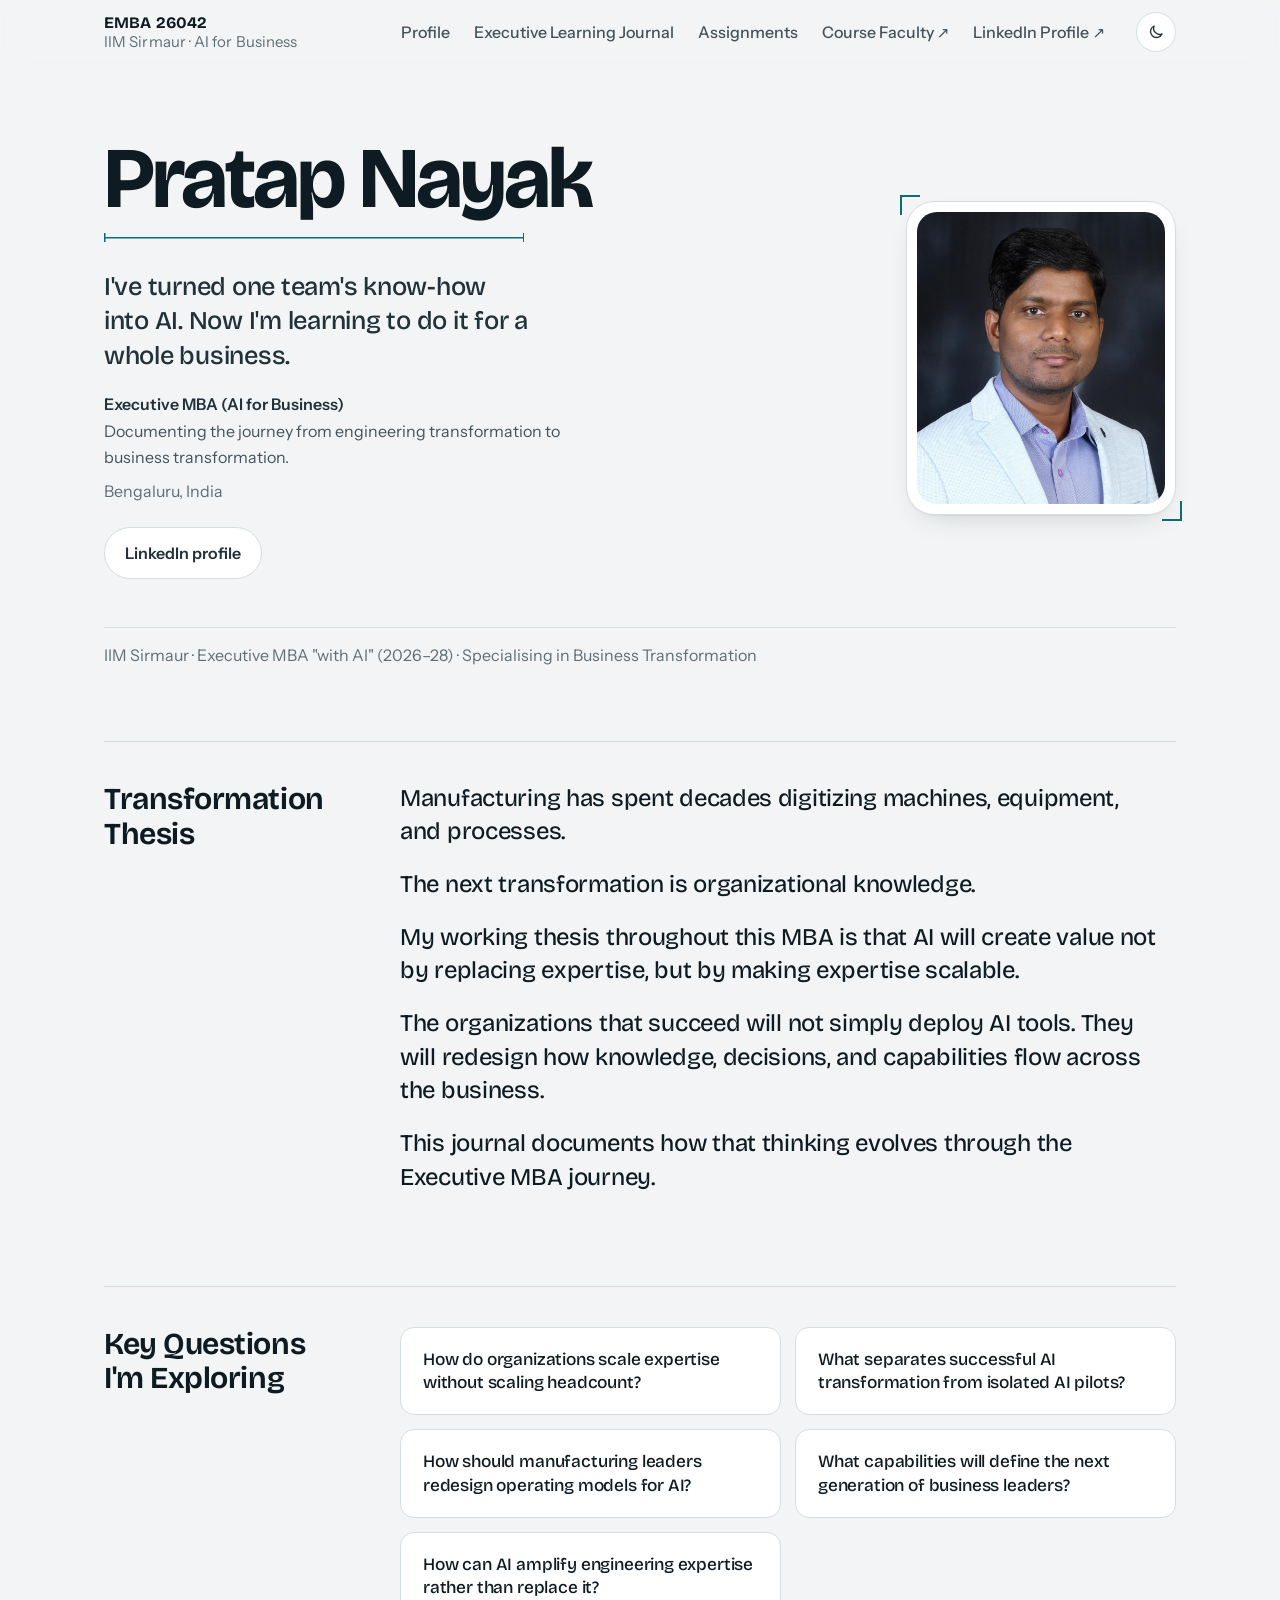
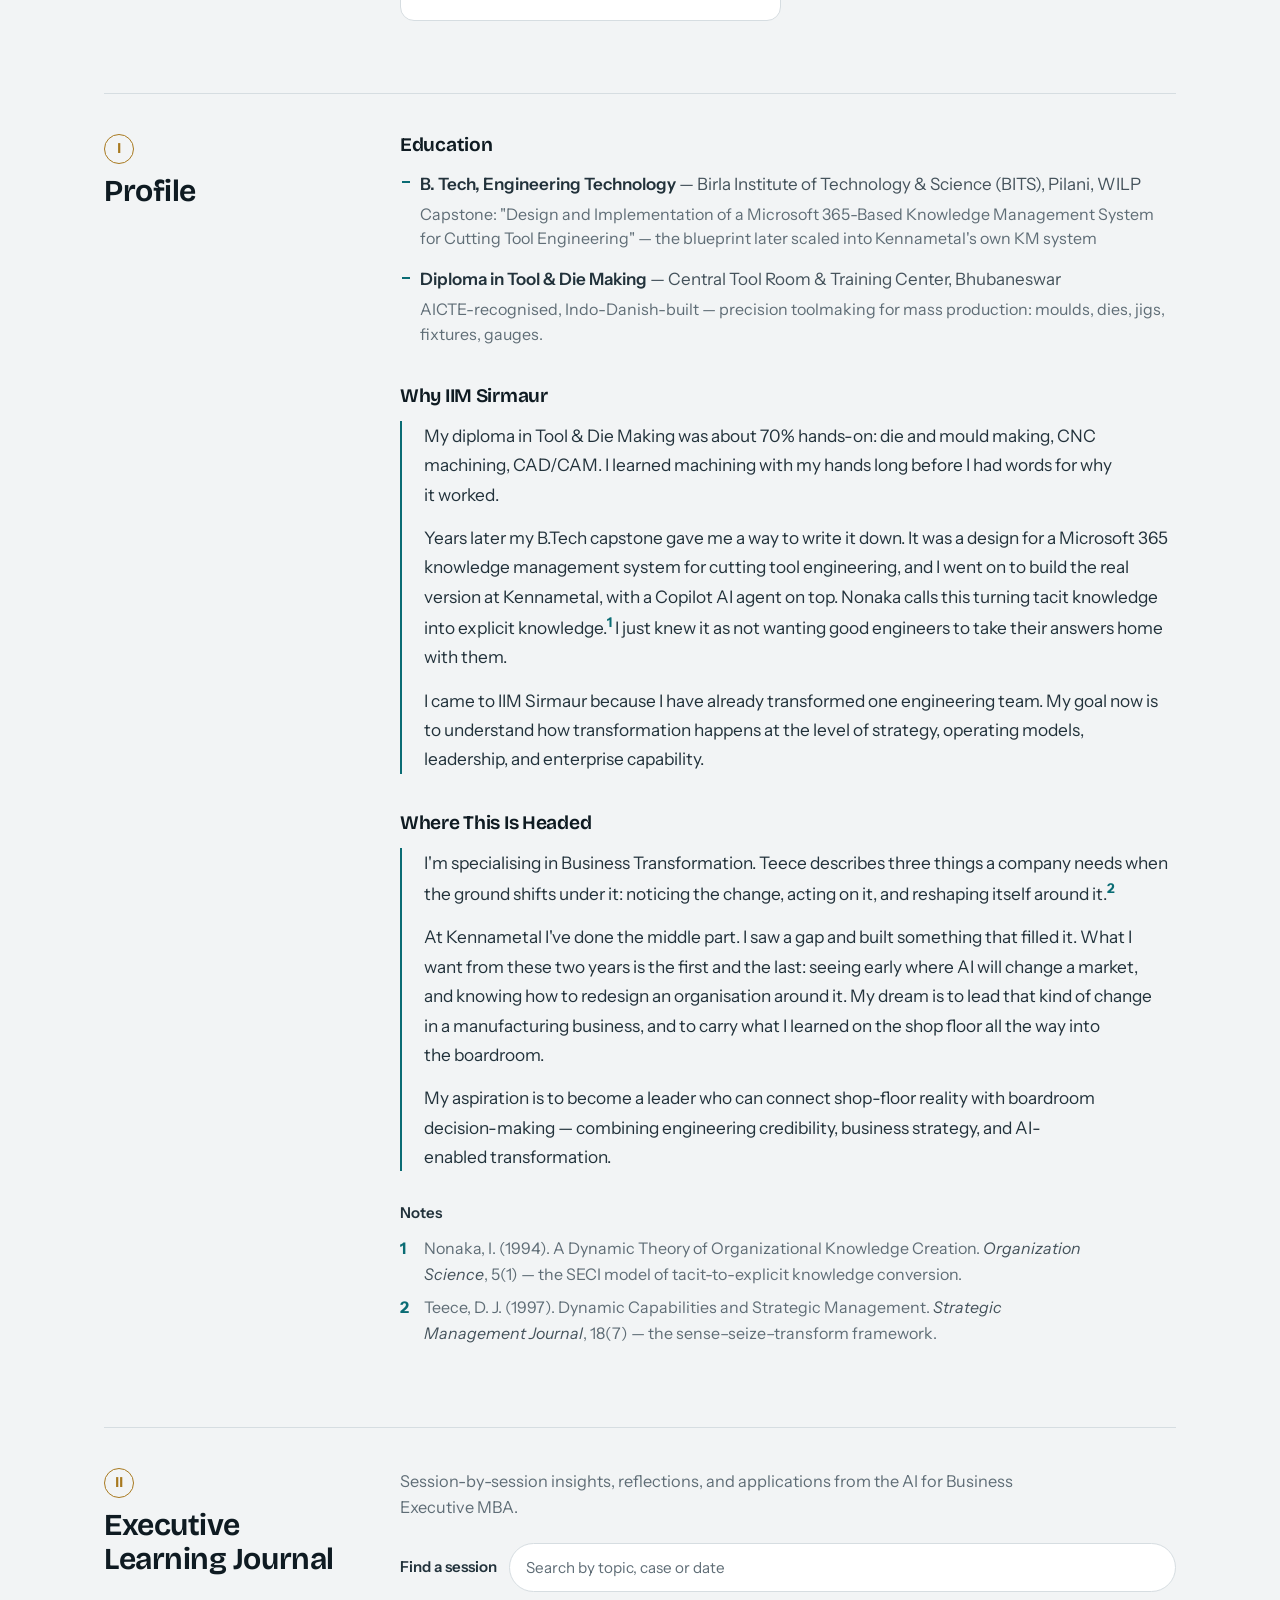
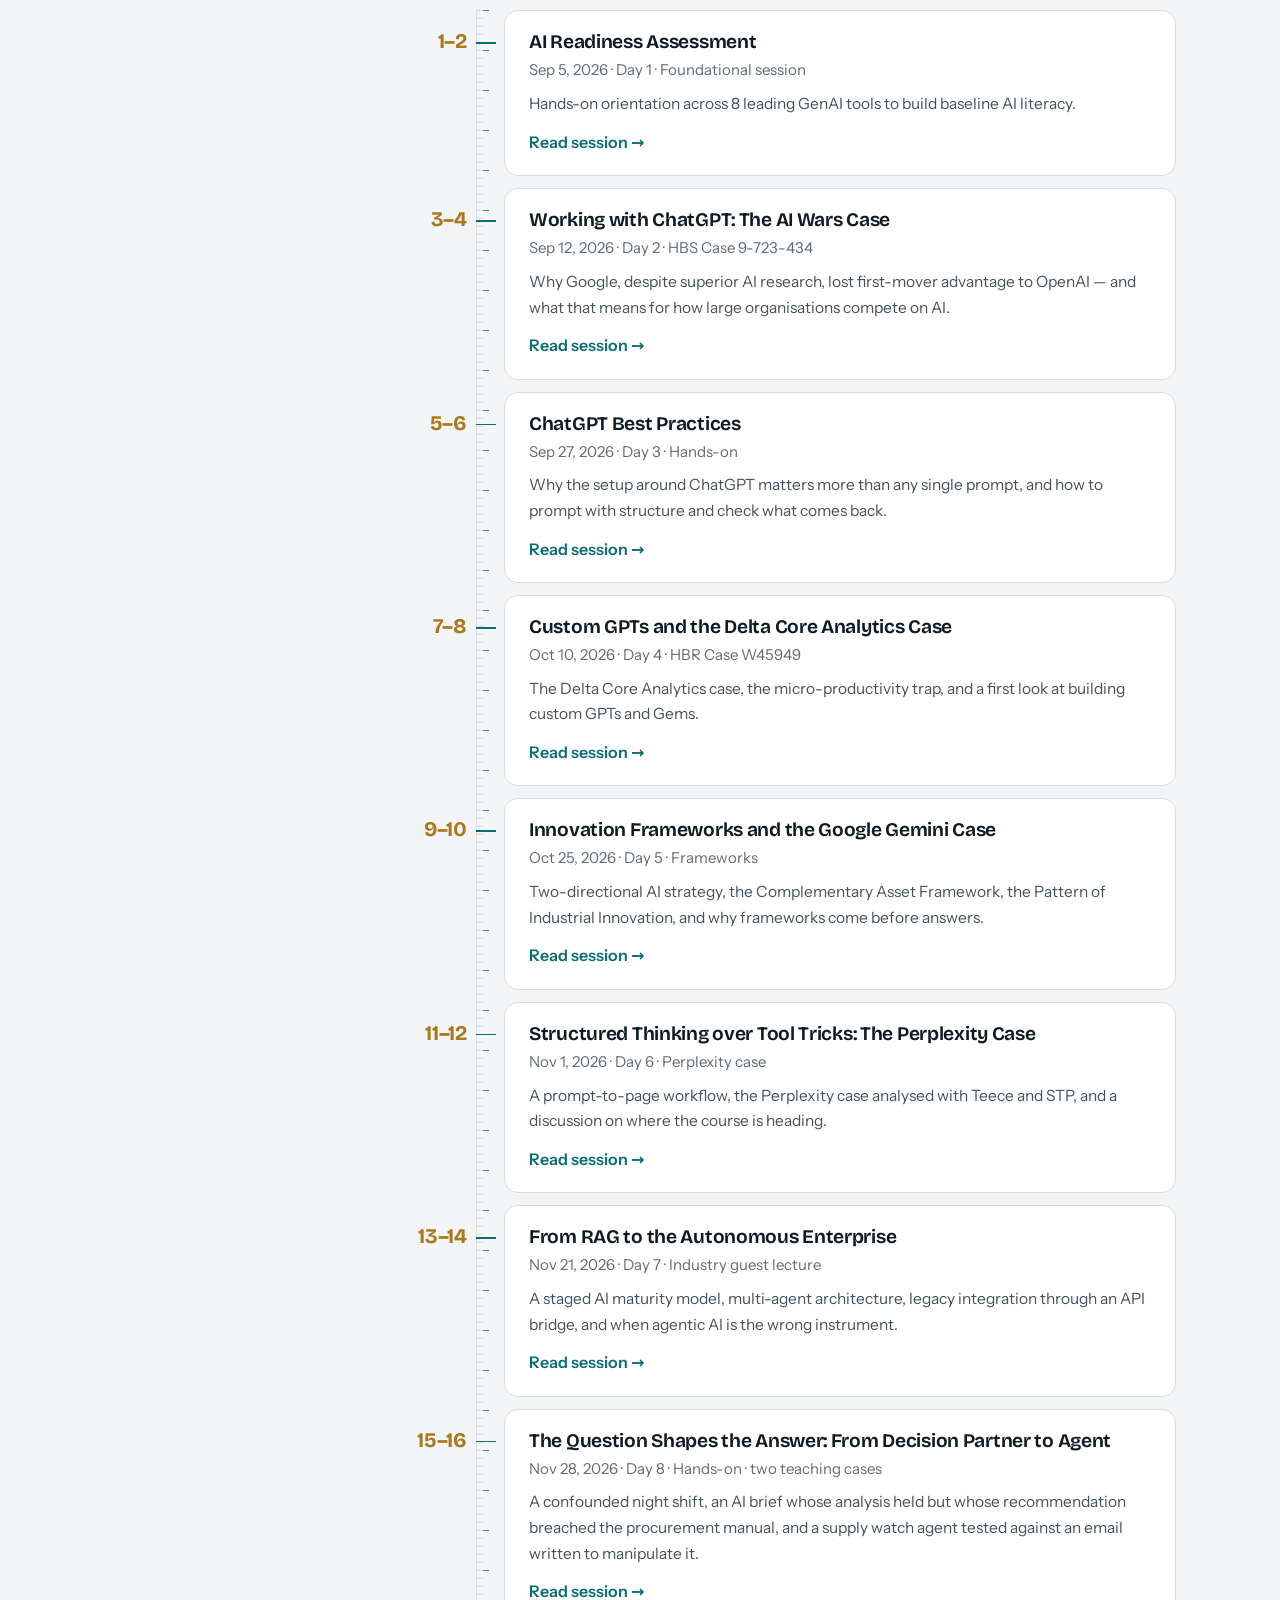
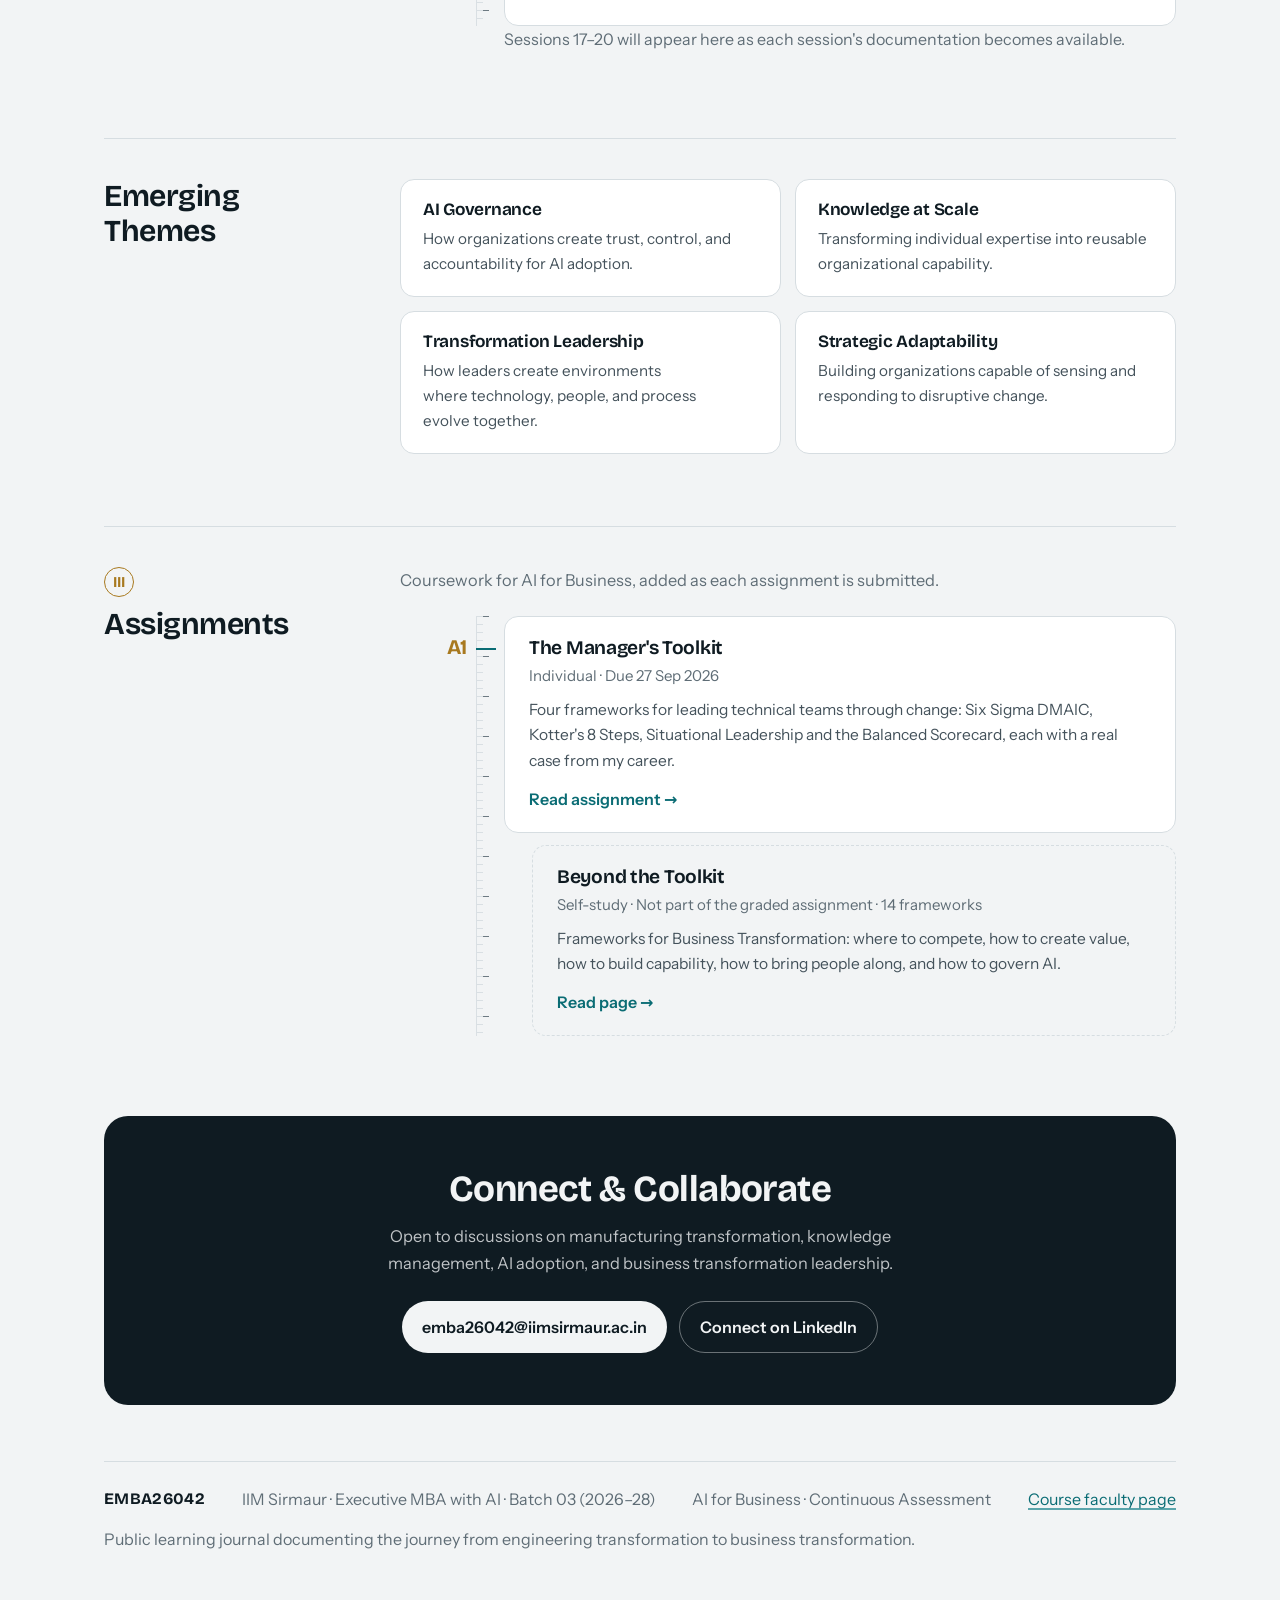
<file: index.html>
<!DOCTYPE html>
<html lang="en">
<head>
<meta charset="UTF-8">
<meta name="viewport" content="width=device-width, initial-scale=1.0">
<title>Pratap Nayak — EMBA26042 · AI for Business</title>
<meta name="description" content="Pratap Nayak's AI for Business course journey at IIM Sirmaur — profile, session-by-session learning log, and session notes.">
<script>try{var t=localStorage.getItem("emba-theme");if(t)document.documentElement.setAttribute("data-theme",t)}catch(e){}</script>
<link rel="stylesheet" href="style.css">
</head>
<body class="page-home">

<a class="skip-link" href="#main">Skip to content</a>
<header class="site-header" id="siteHeader">
  <div class="site-header-inner">
    <a class="brand" href="/" aria-label="EMBA26042 home">
            <span class="masthead"><strong>EMBA 26042</strong><span>IIM Sirmaur · AI for Business</span></span>
    </a>
    <nav class="top-nav" id="topNav" aria-label="Main">
      <a href="/#profile">Profile</a>
      <a href="/#log">Executive Learning Journal</a>
      <a href="/#assignments">Assignments</a>
      <a href="https://embaaib.netlify.app/" target="_blank" rel="noopener">Course Faculty<span class="arrow">↗</span></a>
      <a href="https://linkedin.com/in/pratap-nayak" target="_blank" rel="noopener">LinkedIn Profile<span class="arrow">↗</span></a>
    </nav>
    <button class="icon-btn" id="themeToggle" type="button" aria-label="Switch theme">
      <svg class="icon-moon" viewBox="0 0 24 24" fill="none" stroke="currentColor" stroke-width="1.8" stroke-linecap="round" stroke-linejoin="round" aria-hidden="true"><path d="M20 14.5A8 8 0 0 1 9.5 4 8 8 0 1 0 20 14.5Z"/></svg>
      <svg class="icon-sun" viewBox="0 0 24 24" fill="none" stroke="currentColor" stroke-width="1.8" stroke-linecap="round" aria-hidden="true"><circle cx="12" cy="12" r="4"/><path d="M12 2.5v2.2M12 19.3v2.2M2.5 12h2.2M19.3 12h2.2M5.3 5.3l1.6 1.6M17.1 17.1l1.6 1.6M5.3 18.7l1.6-1.6M17.1 6.9l1.6-1.6"/></svg>
    </button>
    <button class="icon-btn" id="menuToggle" type="button" aria-label="Menu" aria-expanded="false" aria-controls="topNav">
      <svg viewBox="0 0 24 24" fill="none" stroke="currentColor" stroke-width="1.8" stroke-linecap="round" aria-hidden="true"><path d="M4 7h16M4 12h16M4 17h16"/></svg>
    </button>
  </div>
  <div class="progress" aria-hidden="true"></div>
</header>

<div class="wrap" id="main">

  <header class="hero">
    <div class="hero-photo-wrap">
      <img class="hero-photo" src="[data-uri]" alt="Photo of Pratap Nayak">
    </div>
    <div class="hero-text">
      <h1>Pratap Nayak</h1>
      <p class="tagline">I've turned one team's know-how into AI. Now I'm learning to do it for a whole business.</p>
      <p class="hero-support"><strong>Executive MBA (AI for Business)</strong><br>Documenting the journey from engineering transformation to business transformation.</p>
      <p class="hero-location">Bengaluru, India</p>
      <a class="btn btn-outline" href="https://linkedin.com/in/pratap-nayak" target="_blank" rel="noopener">LinkedIn profile</a>
    </div>
  </header>

  <hr class="hero-divider">
  <p class="hero-meta-line">IIM Sirmaur · Executive MBA &quot;with AI&quot; (2026–28) · Specialising in Business Transformation</p>

  <section id="thesis" class="unnumbered">
    <div class="section-head-plain"><h2>Transformation Thesis</h2></div>
    <div class="body-inset">
      <blockquote class="lede">
        <p>Manufacturing has spent decades digitizing machines, equipment, and processes.</p>
        <p>The next transformation is organizational knowledge.</p>
        <p>My working thesis throughout this MBA is that AI will create value not by replacing expertise, but by making expertise scalable.</p>
        <p>The organizations that succeed will not simply deploy AI tools. They will redesign how knowledge, decisions, and capabilities flow across the business.</p>
        <p>This journal documents how that thinking evolves through the Executive MBA journey.</p>
      </blockquote>
    </div>
  </section>

  <section id="questions" class="unnumbered">
    <div class="section-head-plain"><h2>Key Questions I'm Exploring</h2></div>
    <div class="body-inset">
      <div class="card-grid">
        <div class="question-card">How do organizations scale expertise without scaling headcount?</div>
        <div class="question-card">What separates successful AI transformation from isolated AI pilots?</div>
        <div class="question-card">How should manufacturing leaders redesign operating models for AI?</div>
        <div class="question-card">What capabilities will define the next generation of business leaders?</div>
        <div class="question-card">How can AI amplify engineering expertise rather than replace it?</div>
      </div>
    </div>
  </section>

  <section id="profile">
    <div class="section-head">
      <span class="section-num">I</span>
      <div><h2>Profile</h2></div>
    </div>
    <div class="body-inset">

      <div class="block">
        <h3 class="block-h">Education</h3>
        <ul class="plain">
          <li>
            <strong>B. Tech, Engineering Technology</strong> — Birla Institute of Technology &amp; Science (BITS), Pilani, WILP
            <span class="sub-note">Capstone: &quot;Design and Implementation of a Microsoft 365-Based Knowledge Management System for Cutting Tool Engineering&quot; — the blueprint later scaled into Kennametal's own KM system</span>
          </li>
          <li>
            <strong>Diploma in Tool &amp; Die Making</strong> — Central Tool Room &amp; Training Center, Bhubaneswar
            <span class="sub-note">AICTE-recognised, Indo-Danish-built — precision toolmaking for mass production: moulds, dies, jigs, fixtures, gauges.</span>
          </li>
        </ul>
      </div>

      <div class="block">
        <h3 class="block-h">Why IIM Sirmaur</h3>
        <blockquote class="lede">
          <p>My diploma in Tool &amp; Die Making was about 70% hands-on: die and mould making, CNC machining, CAD/CAM. I learned machining with my hands long before I had words for why it worked.</p>
          <p>Years later my B.Tech capstone gave me a way to write it down. It was a design for a Microsoft 365 knowledge management system for cutting tool engineering, and I went on to build the real version at Kennametal, with a Copilot AI agent on top. Nonaka calls this turning tacit knowledge into explicit knowledge.<sup>1</sup> I just knew it as not wanting good engineers to take their answers home with them.</p>
          <p>I came to IIM Sirmaur because I have already transformed one engineering team. My goal now is to understand how transformation happens at the level of strategy, operating models, leadership, and enterprise capability.</p>
        </blockquote>
      </div>

      <div class="block">
        <h3 class="block-h">Where This Is Headed</h3>
        <blockquote class="lede">
          <p>I'm specialising in Business Transformation. Teece describes three things a company needs when the ground shifts under it: noticing the change, acting on it, and reshaping itself around it.<sup>2</sup></p>
          <p>At Kennametal I've done the middle part. I saw a gap and built something that filled it. What I want from these two years is the first and the last: seeing early where AI will change a market, and knowing how to redesign an organisation around it. My dream is to lead that kind of change in a manufacturing business, and to carry what I learned on the shop floor all the way into the boardroom.</p>
          <p>My aspiration is to become a leader who can connect shop-floor reality with boardroom decision-making — combining engineering credibility, business strategy, and AI-enabled transformation.</p>
        </blockquote>

        <p class="notes-label">Notes</p>
        <ol class="notes">
          <li>Nonaka, I. (1994). A Dynamic Theory of Organizational Knowledge Creation. <em>Organization Science</em>, 5(1) — the SECI model of tacit-to-explicit knowledge conversion.</li>
          <li>Teece, D. J. (1997). Dynamic Capabilities and Strategic Management. <em>Strategic Management Journal</em>, 18(7) — the sense–seize–transform framework.</li>
        </ol>
      </div>

    </div>
  </section>


  <section id="log">
    <div class="section-head">
      <span class="section-num">II</span>
      <div><h2>Executive Learning Journal</h2></div>
    </div>
    <p class="section-sub">Session-by-session insights, reflections, and applications from the AI for Business Executive MBA.</p>
    <div class="body-inset">
      <div class="journal-list">
        <a class="journal-card" href="/sessions/session-01">
          <span class="jc-num range">1–2</span>
          <span><h3>AI Readiness Assessment</h3><p class="jc-meta">Sep 5, 2026 · Day 1 · Foundational session</p><p class="jc-desc">Hands-on orientation across 8 leading GenAI tools to build baseline AI literacy.</p><p class="jc-go">Read session →</p></span>
        </a>
        <a class="journal-card" href="/sessions/session-02">
          <span class="jc-num range">3–4</span>
          <span><h3>Working with ChatGPT: The AI Wars Case</h3><p class="jc-meta">Sep 12, 2026 · Day 2 · HBS Case 9-723-434</p><p class="jc-desc">Why Google, despite superior AI research, lost first-mover advantage to OpenAI — and what that means for how large organisations compete on AI.</p><p class="jc-go">Read session →</p></span>
        </a>
        <a class="journal-card" href="/sessions/session-03">
          <span class="jc-num range">5–6</span>
          <span><h3>ChatGPT Best Practices</h3><p class="jc-meta">Sep 27, 2026 · Day 3 · Hands-on</p><p class="jc-desc">Why the setup around ChatGPT matters more than any single prompt, and how to prompt with structure and check what comes back.</p><p class="jc-go">Read session →</p></span>
        </a>
        <a class="journal-card" href="/sessions/session-04">
          <span class="jc-num range">7–8</span>
          <span><h3>Custom GPTs and the Delta Core Analytics Case</h3><p class="jc-meta">Oct 10, 2026 · Day 4 · HBR Case W45949</p><p class="jc-desc">The Delta Core Analytics case, the micro-productivity trap, and a first look at building custom GPTs and Gems.</p><p class="jc-go">Read session →</p></span>
        </a>
        <a class="journal-card" href="/sessions/session-05">
          <span class="jc-num range">9–10</span>
          <span><h3>Innovation Frameworks and the Google Gemini Case</h3><p class="jc-meta">Oct 25, 2026 · Day 5 · Frameworks</p><p class="jc-desc">Two-directional AI strategy, the Complementary Asset Framework, the Pattern of Industrial Innovation, and why frameworks come before answers.</p><p class="jc-go">Read session →</p></span>
        </a>
        <a class="journal-card" href="/sessions/session-06">
          <span class="jc-num range">11–12</span>
          <span><h3>Structured Thinking over Tool Tricks: The Perplexity Case</h3><p class="jc-meta">Nov 1, 2026 · Day 6 · Perplexity case</p><p class="jc-desc">A prompt-to-page workflow, the Perplexity case analysed with Teece and STP, and a discussion on where the course is heading.</p><p class="jc-go">Read session →</p></span>
        </a>
        <a class="journal-card" href="/sessions/session-07">
          <span class="jc-num range">13–14</span>
          <span><h3>From RAG to the Autonomous Enterprise</h3><p class="jc-meta">Nov 21, 2026 · Day 7 · Industry guest lecture</p><p class="jc-desc">A staged AI maturity model, multi-agent architecture, legacy integration through an API bridge, and when agentic AI is the wrong instrument.</p><p class="jc-go">Read session →</p></span>
        </a>
        <a class="journal-card" href="/sessions/session-08">
          <span class="jc-num range">15–16</span>
          <span><h3>The Question Shapes the Answer: From Decision Partner to Agent</h3><p class="jc-meta">Nov 28, 2026 · Day 8 · Hands-on · two teaching cases</p><p class="jc-desc">A confounded night shift, an AI brief whose analysis held but whose recommendation breached the procurement manual, and a supply watch agent tested against an email written to manipulate it.</p><p class="jc-go">Read session →</p></span>
        </a>
      </div>
      <p class="sessions-note">Sessions 17–20 will appear here as each session's documentation becomes available.</p>
    </div>
  </section>

  <section id="themes" class="unnumbered">
    <div class="section-head-plain"><h2>Emerging Themes</h2></div>
    <div class="body-inset">
      <div class="card-grid">
        <div class="theme-card">
          <h4>AI Governance</h4>
          <p>How organizations create trust, control, and accountability for AI adoption.</p>
        </div>
        <div class="theme-card">
          <h4>Knowledge at Scale</h4>
          <p>Transforming individual expertise into reusable organizational capability.</p>
        </div>
        <div class="theme-card">
          <h4>Transformation Leadership</h4>
          <p>How leaders create environments where technology, people, and process evolve together.</p>
        </div>
        <div class="theme-card">
          <h4>Strategic Adaptability</h4>
          <p>Building organizations capable of sensing and responding to disruptive change.</p>
        </div>
      </div>
    </div>
  </section>


  <section id="assignments">
    <div class="section-head">
      <span class="section-num">III</span>
      <div><h2>Assignments</h2></div>
    </div>
    <p class="section-sub">Coursework for AI for Business, added as each assignment is submitted.</p>
    <div class="body-inset">
      <div class="journal-list">
        <a class="journal-card" href="/assignments/manager-toolkit">
          <span class="jc-num">A1</span>
          <span><h3>The Manager's Toolkit</h3><p class="jc-meta">Individual · Due 27 Sep 2026</p><p class="jc-desc">Four frameworks for leading technical teams through change: Six Sigma DMAIC, Kotter's 8 Steps, Situational Leadership and the Balanced Scorecard, each with a real case from my career.</p><p class="jc-go">Read assignment →</p></span>
        </a>
        <a class="journal-card is-extra" href="/extras/beyond-the-toolkit">
          <span><h3>Beyond the Toolkit</h3><p class="jc-meta">Self-study · Not part of the graded assignment · 14 frameworks</p><p class="jc-desc">Frameworks for Business Transformation: where to compete, how to create value, how to build capability, how to bring people along, and how to govern AI.</p><p class="jc-go">Read page →</p></span>
        </a>
      </div>
    </div>
  </section>

  <div class="get-in-touch">
    <h2>Connect &amp; Collaborate</h2>
    <p>Open to discussions on manufacturing transformation, knowledge management, AI adoption, and business transformation leadership.</p>
    <div class="contact-buttons">
      <a class="btn btn-primary" href="mailto:emba26042@iimsirmaur.ac.in">emba26042@iimsirmaur.ac.in</a>
      <a class="btn btn-outline" href="https://linkedin.com/in/pratap-nayak" target="_blank" rel="noopener">Connect on LinkedIn</a>
    </div>
  </div>

  <footer>
    <span class="fw-strong">EMBA26042</span>
    <span>IIM Sirmaur · Executive MBA with AI · Batch 03 (2026–28)</span>
    <span>AI for Business · Continuous Assessment</span>
    <span><a href="https://embaaib.netlify.app/" target="_blank" rel="noopener">Course faculty page</a></span>
    <span class="footer-note">Public learning journal documenting the journey from engineering transformation to business transformation.</span>
  </footer>

</div>

<button class="icon-btn to-top" type="button" aria-label="Back to top"><svg viewBox="0 0 24 24" fill="none" stroke="currentColor" stroke-width="1.8" stroke-linecap="round" stroke-linejoin="round" aria-hidden="true"><path d="M12 19V5M6 11l6-6 6 6"/></svg></button>
<script src="site.js" defer></script>

</body>
</html>
</file>
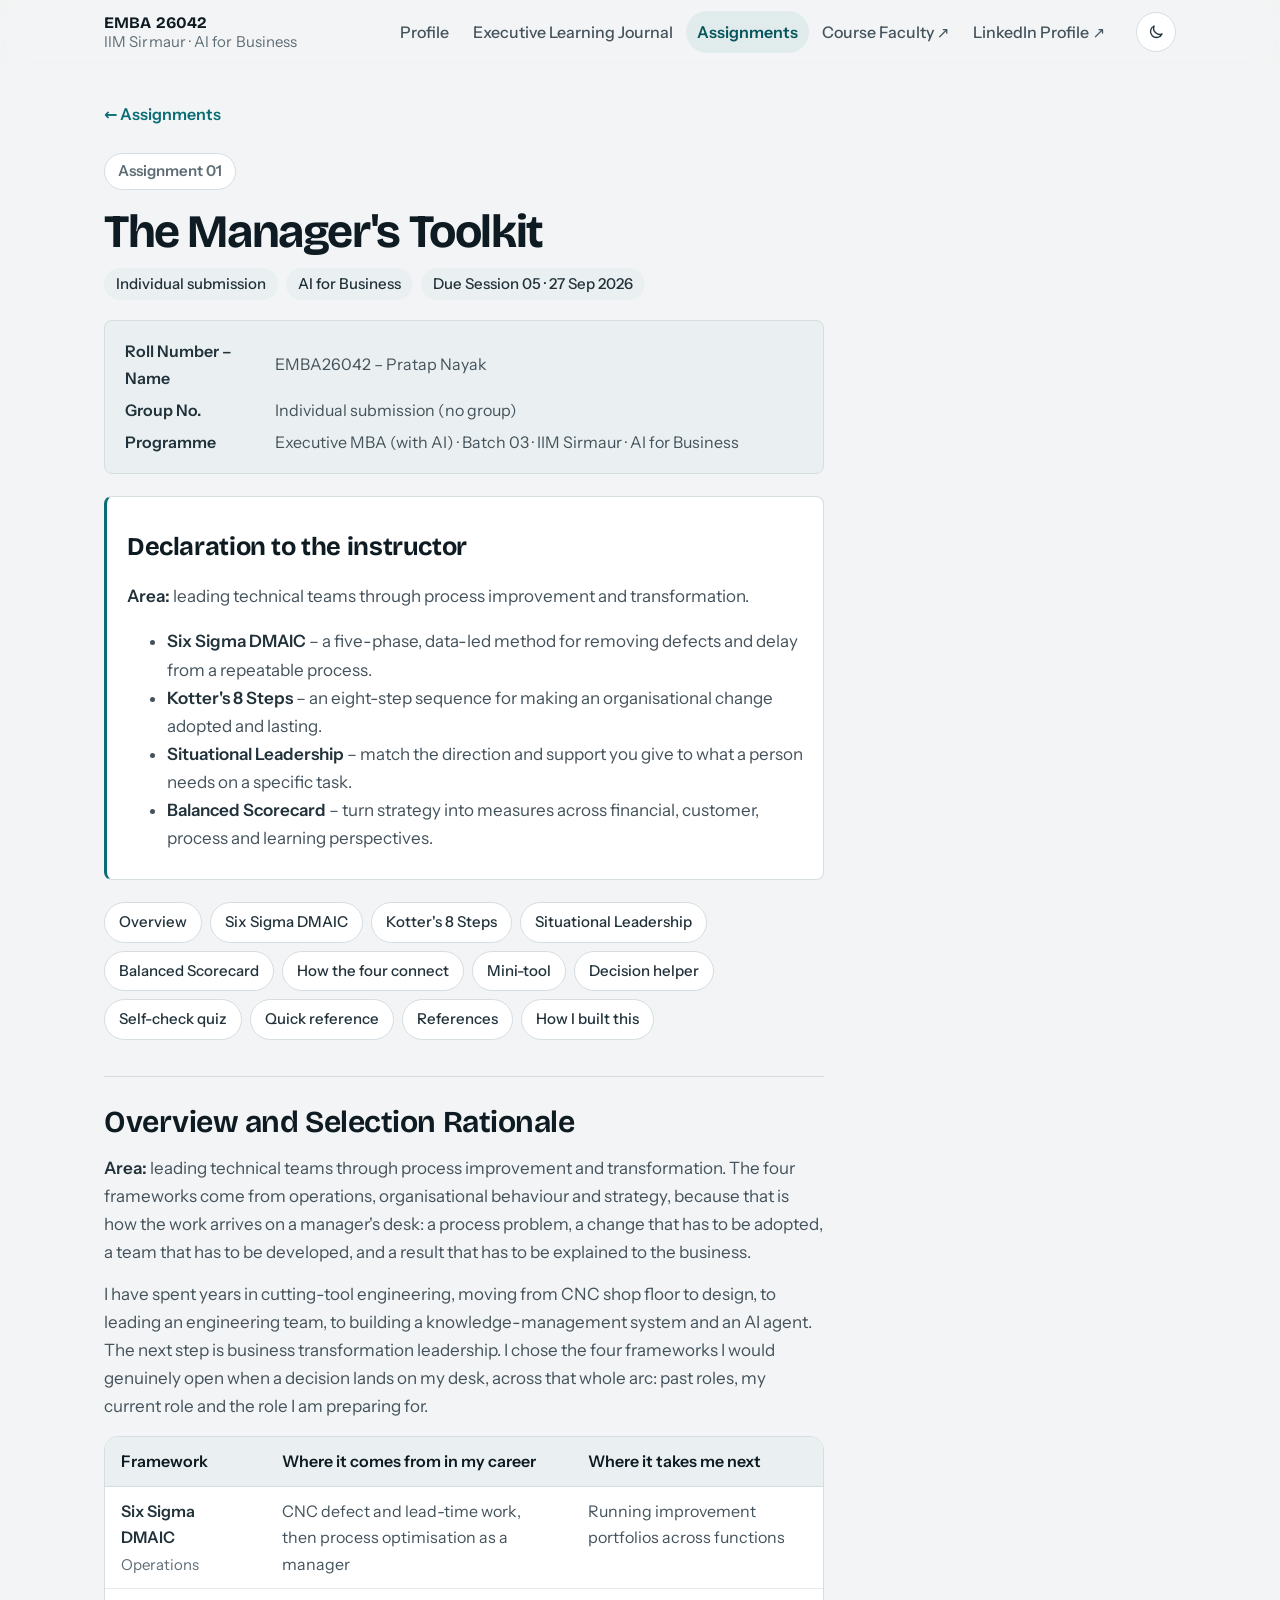
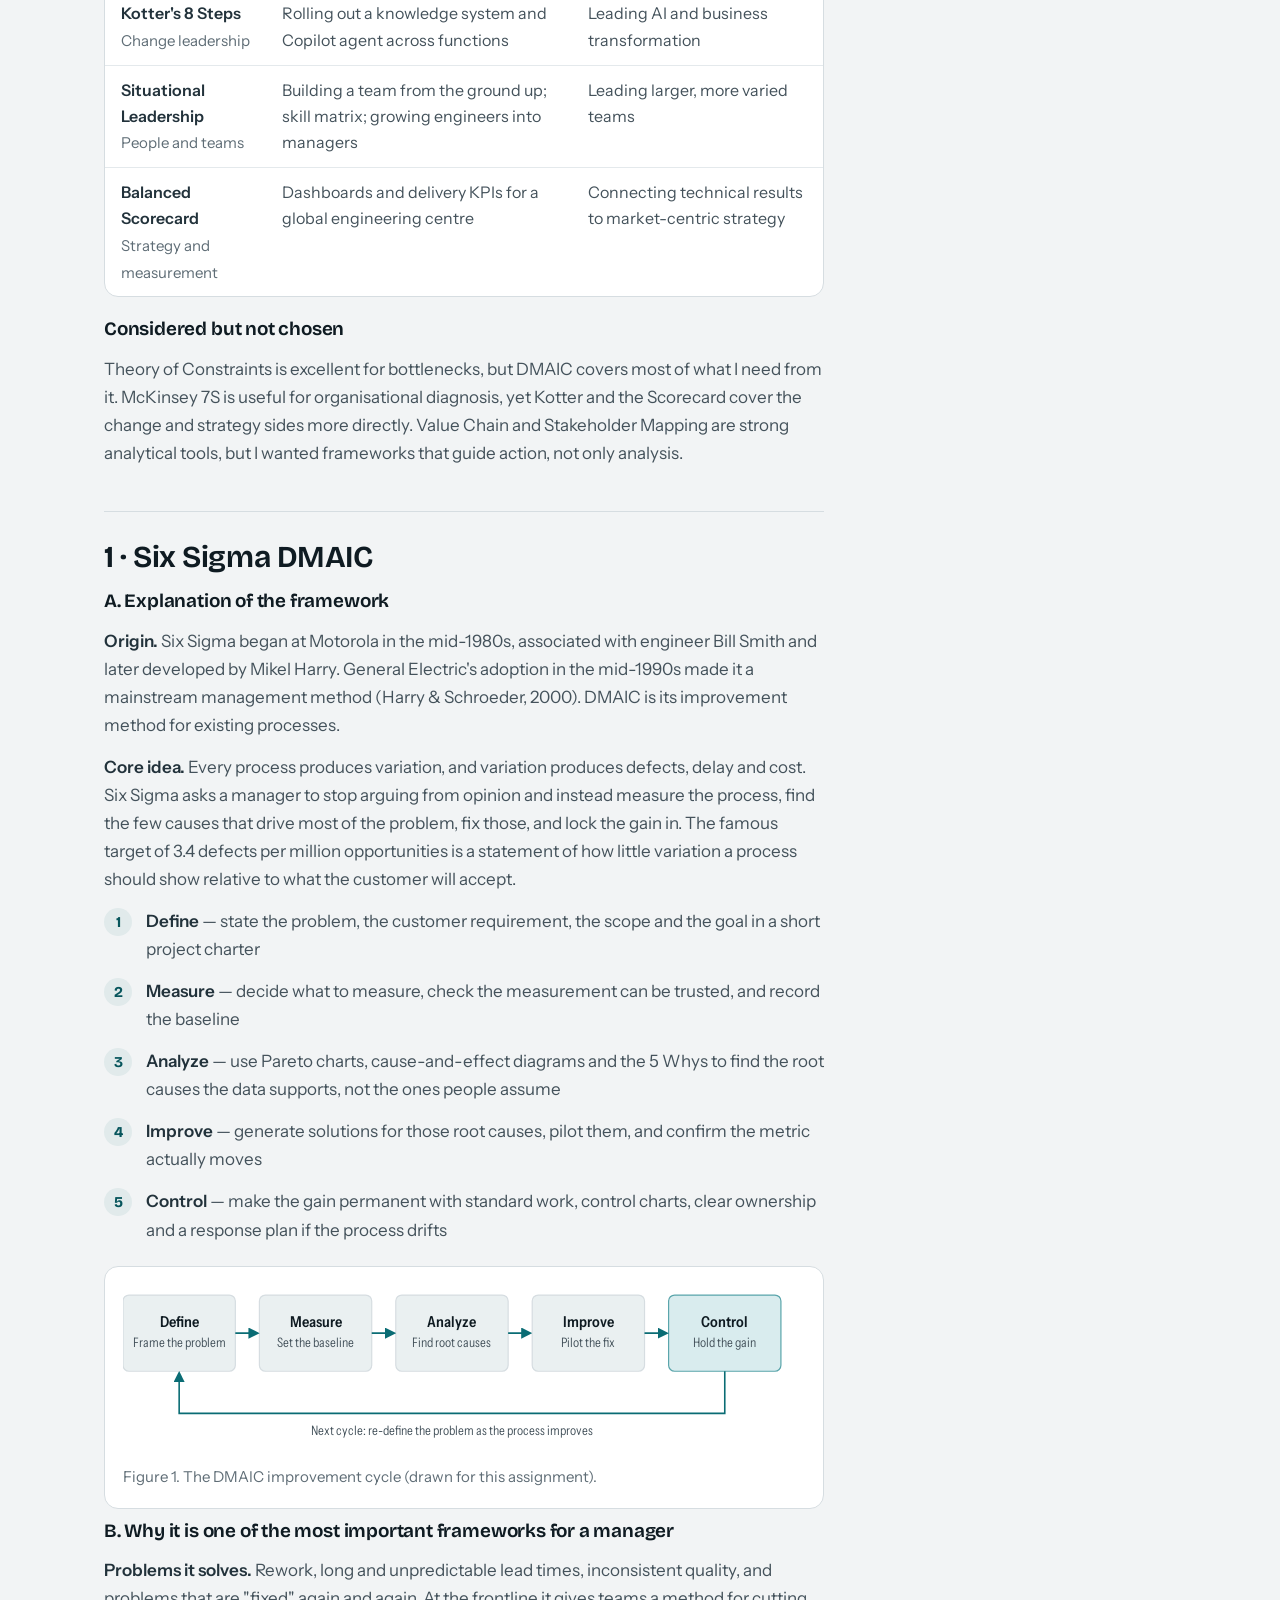
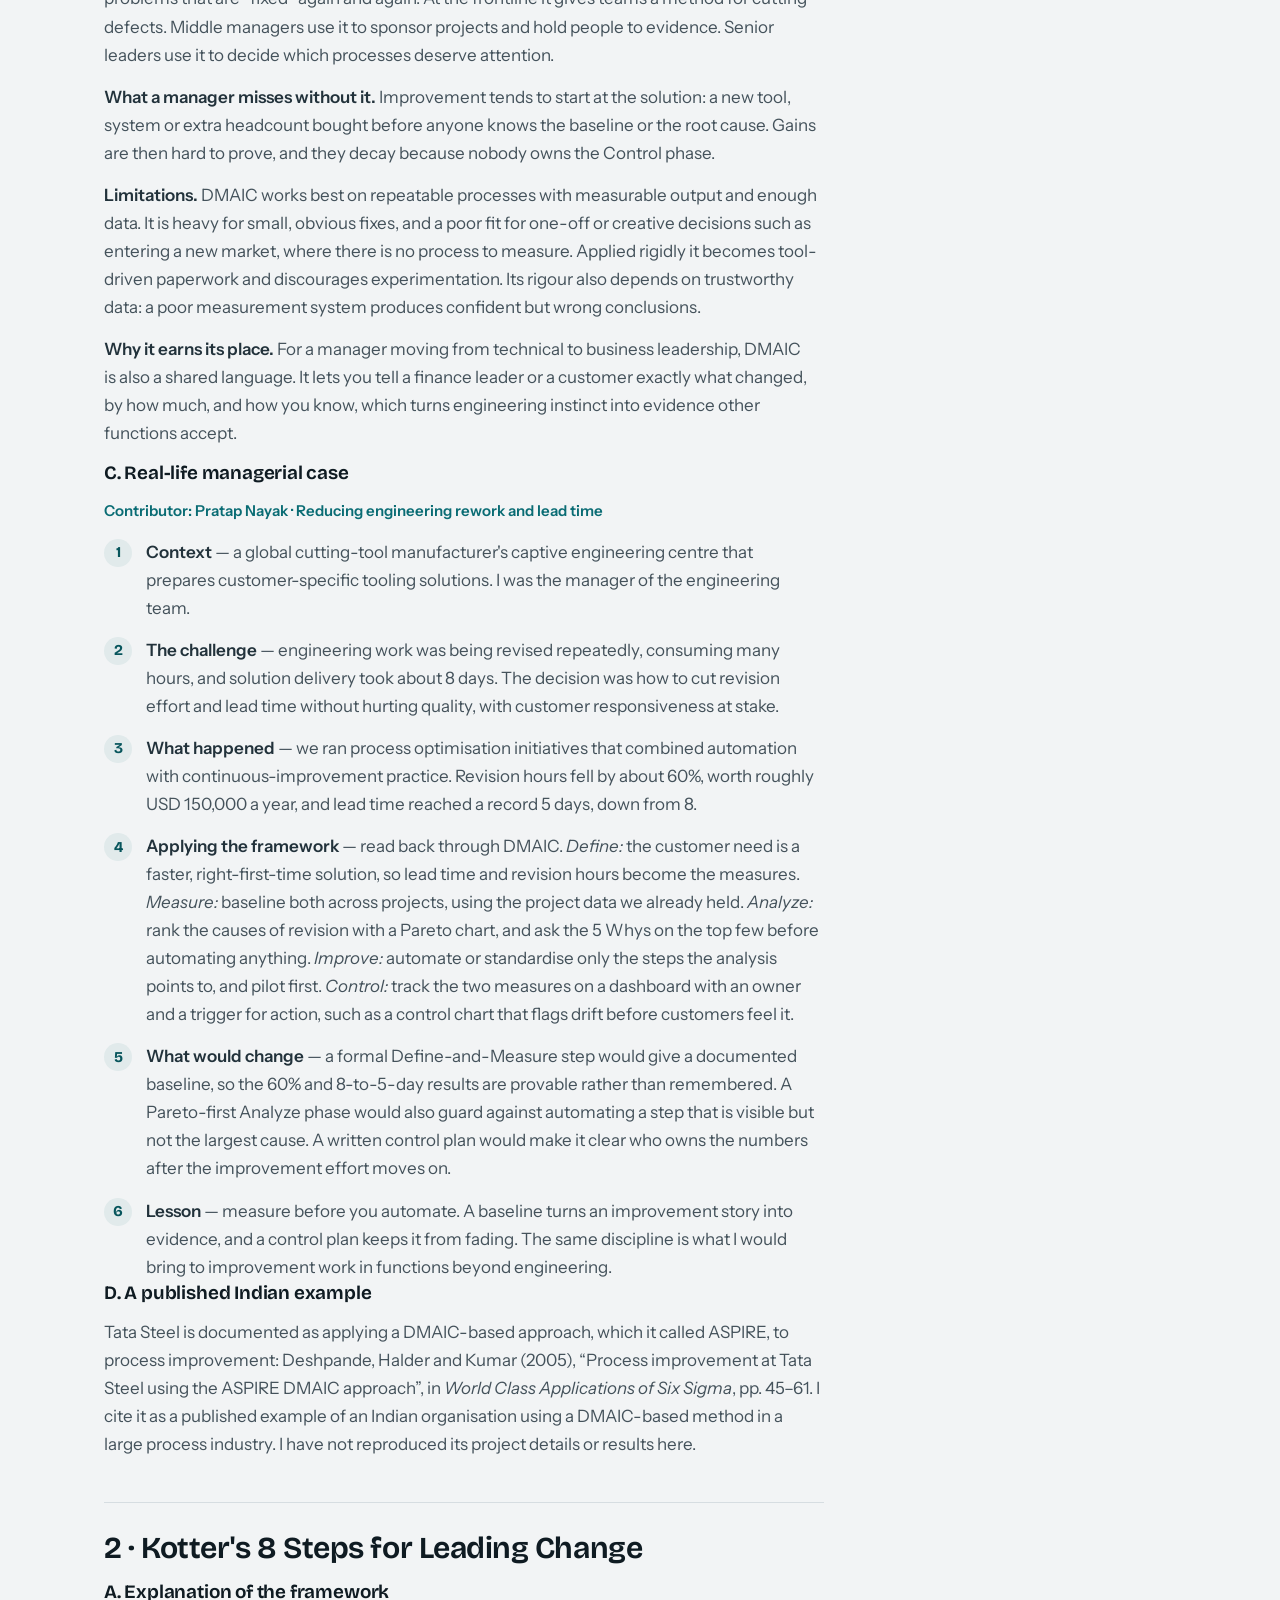
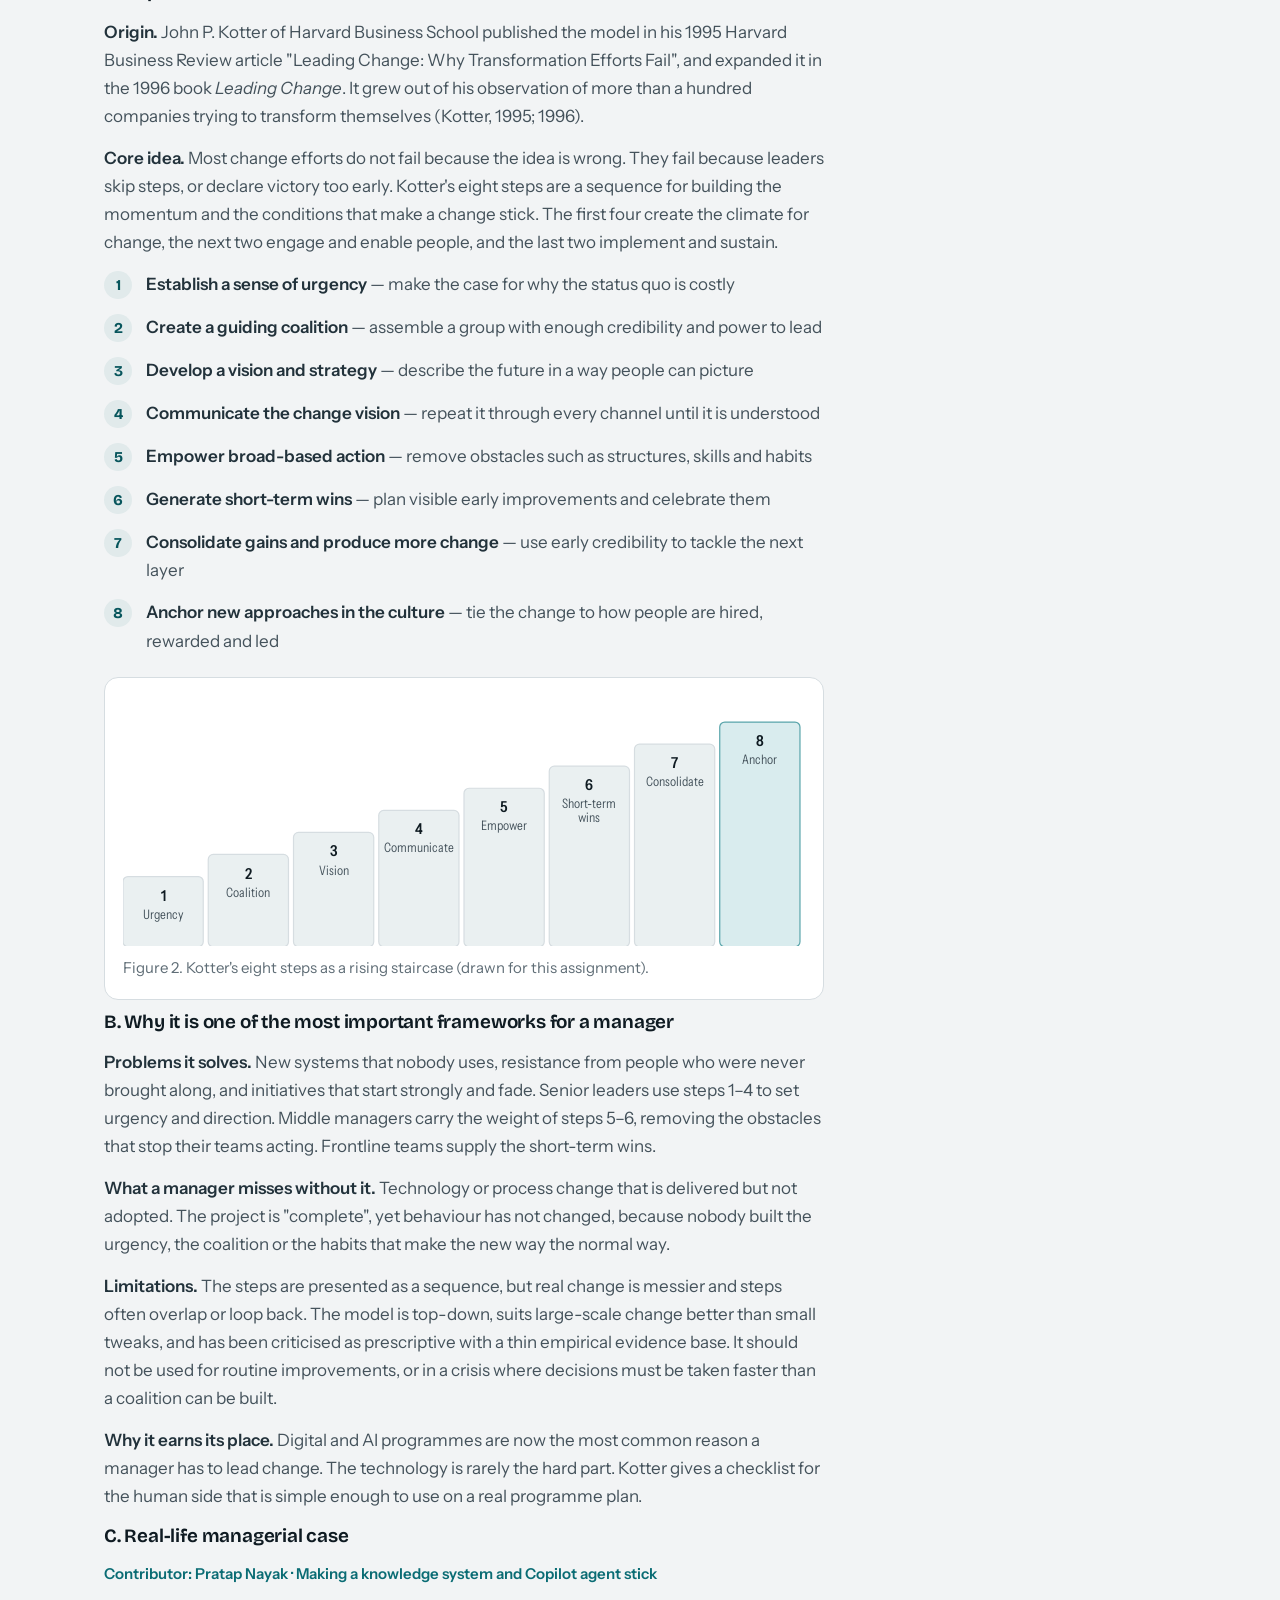
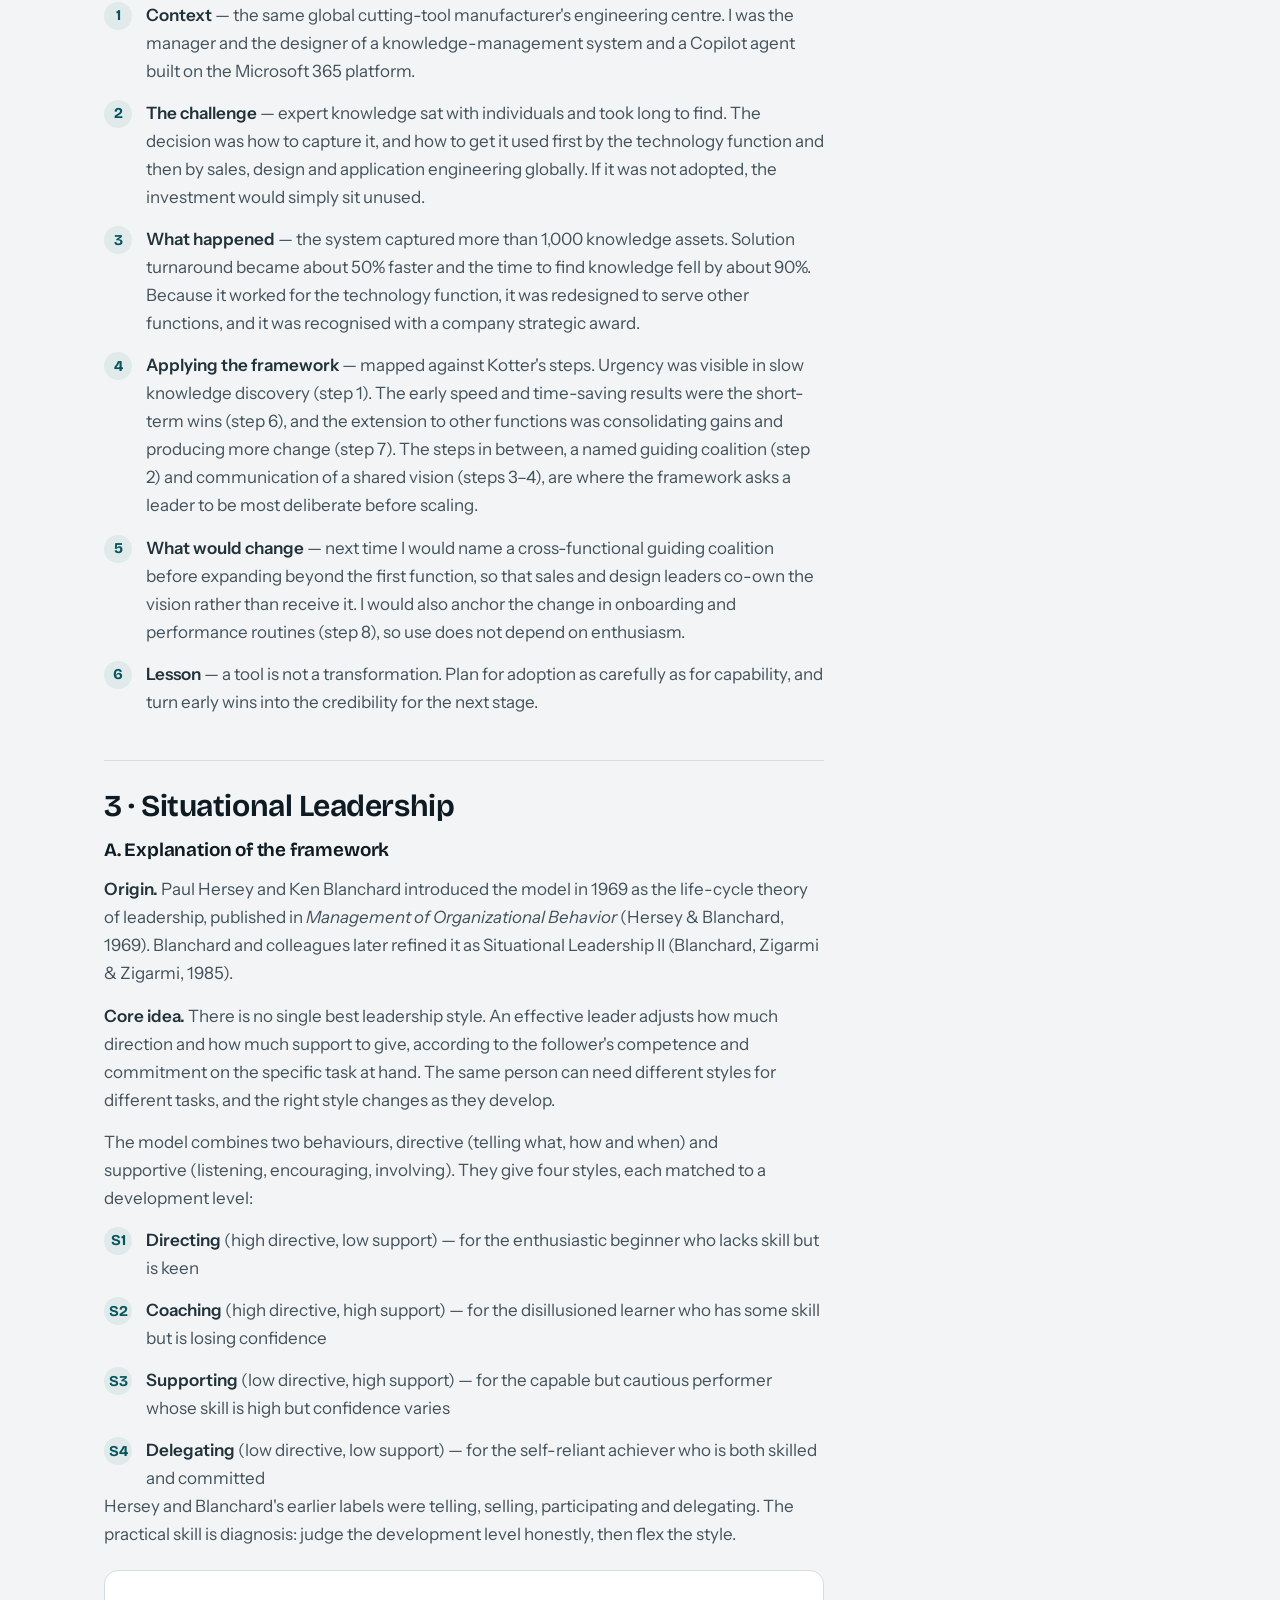
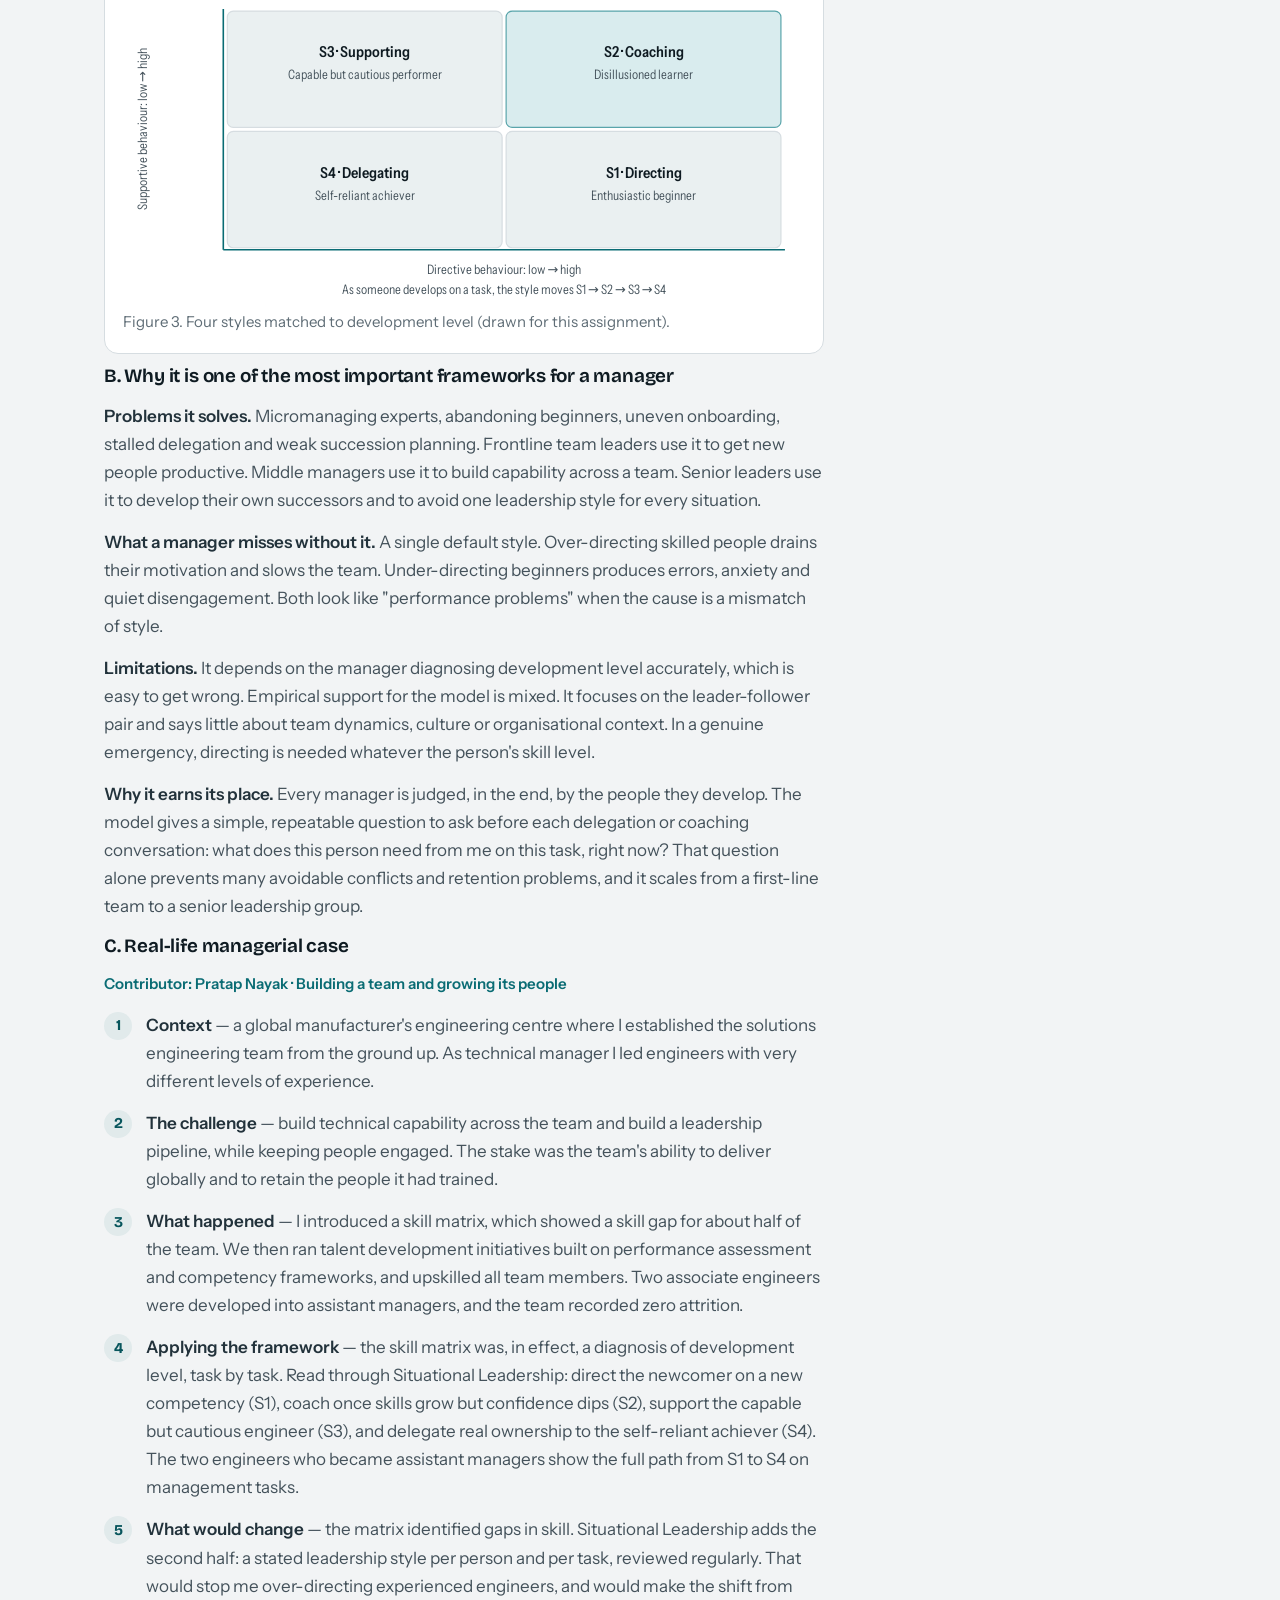
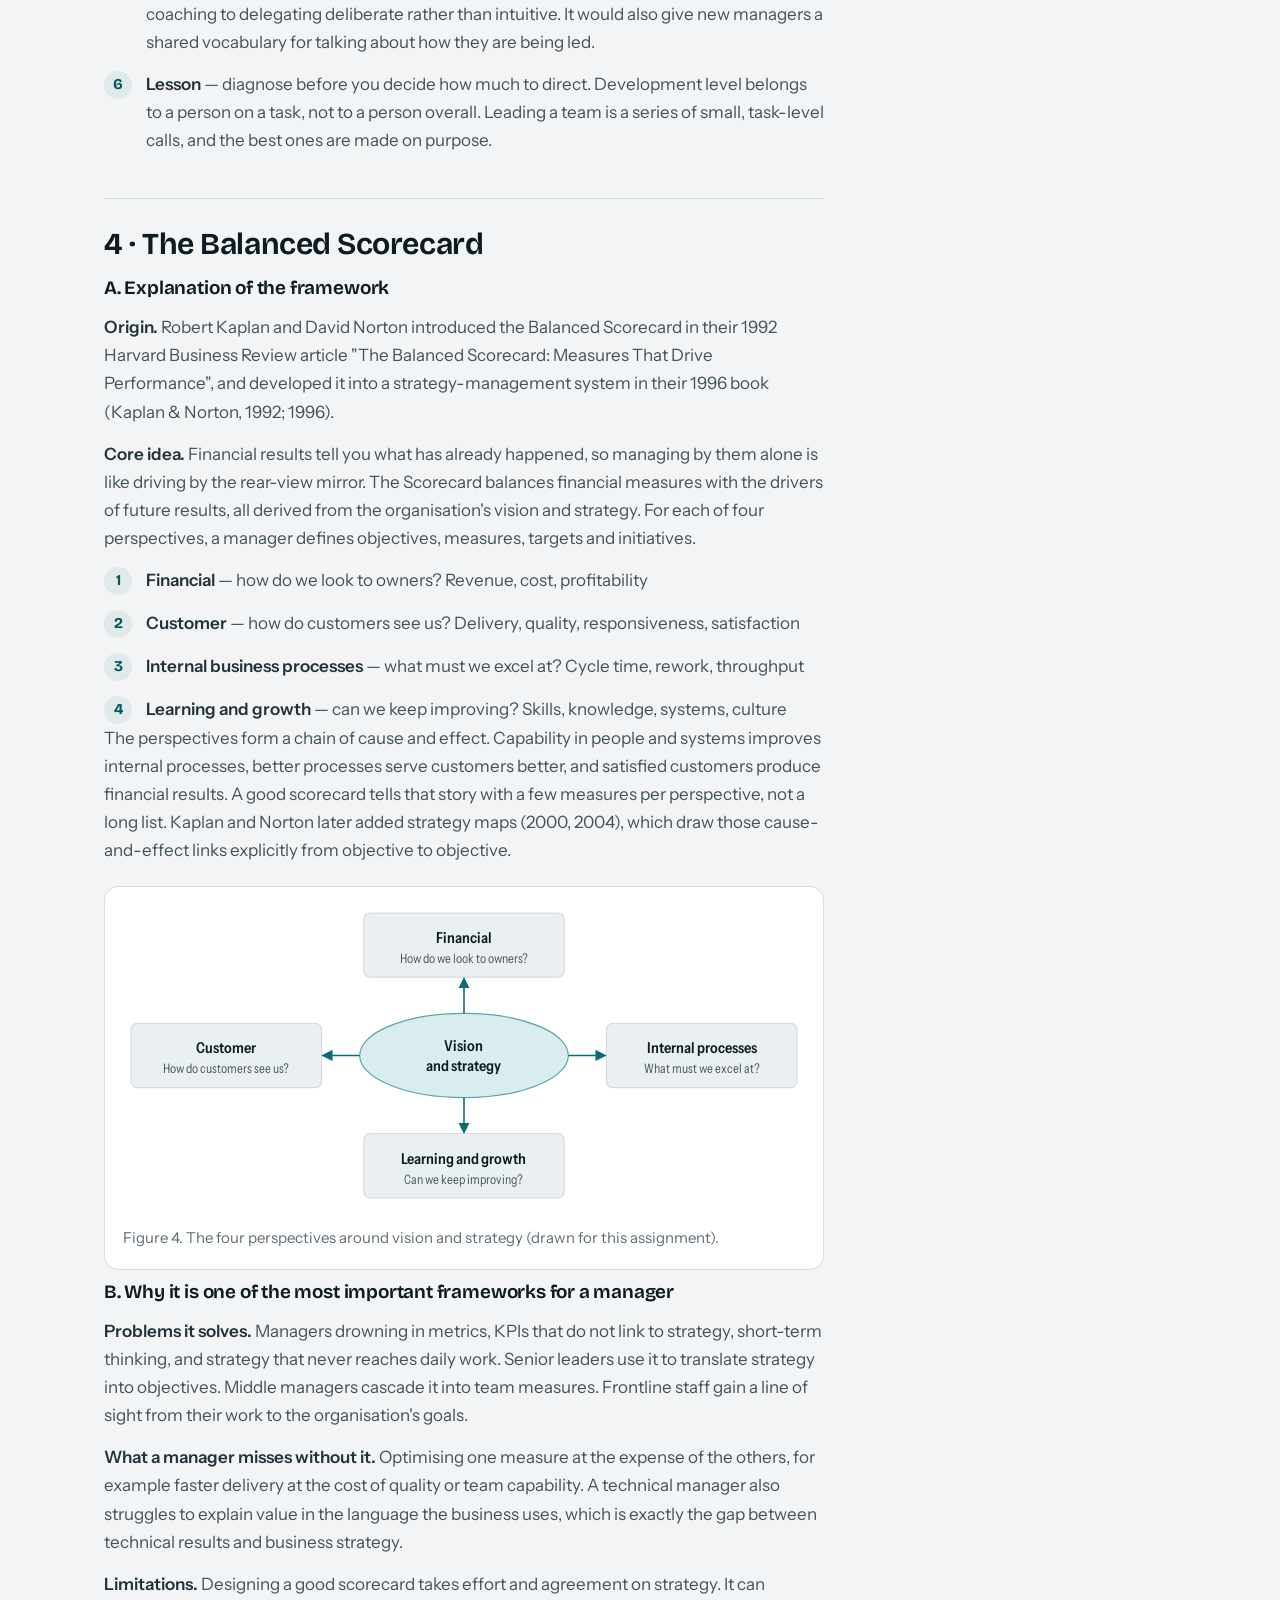
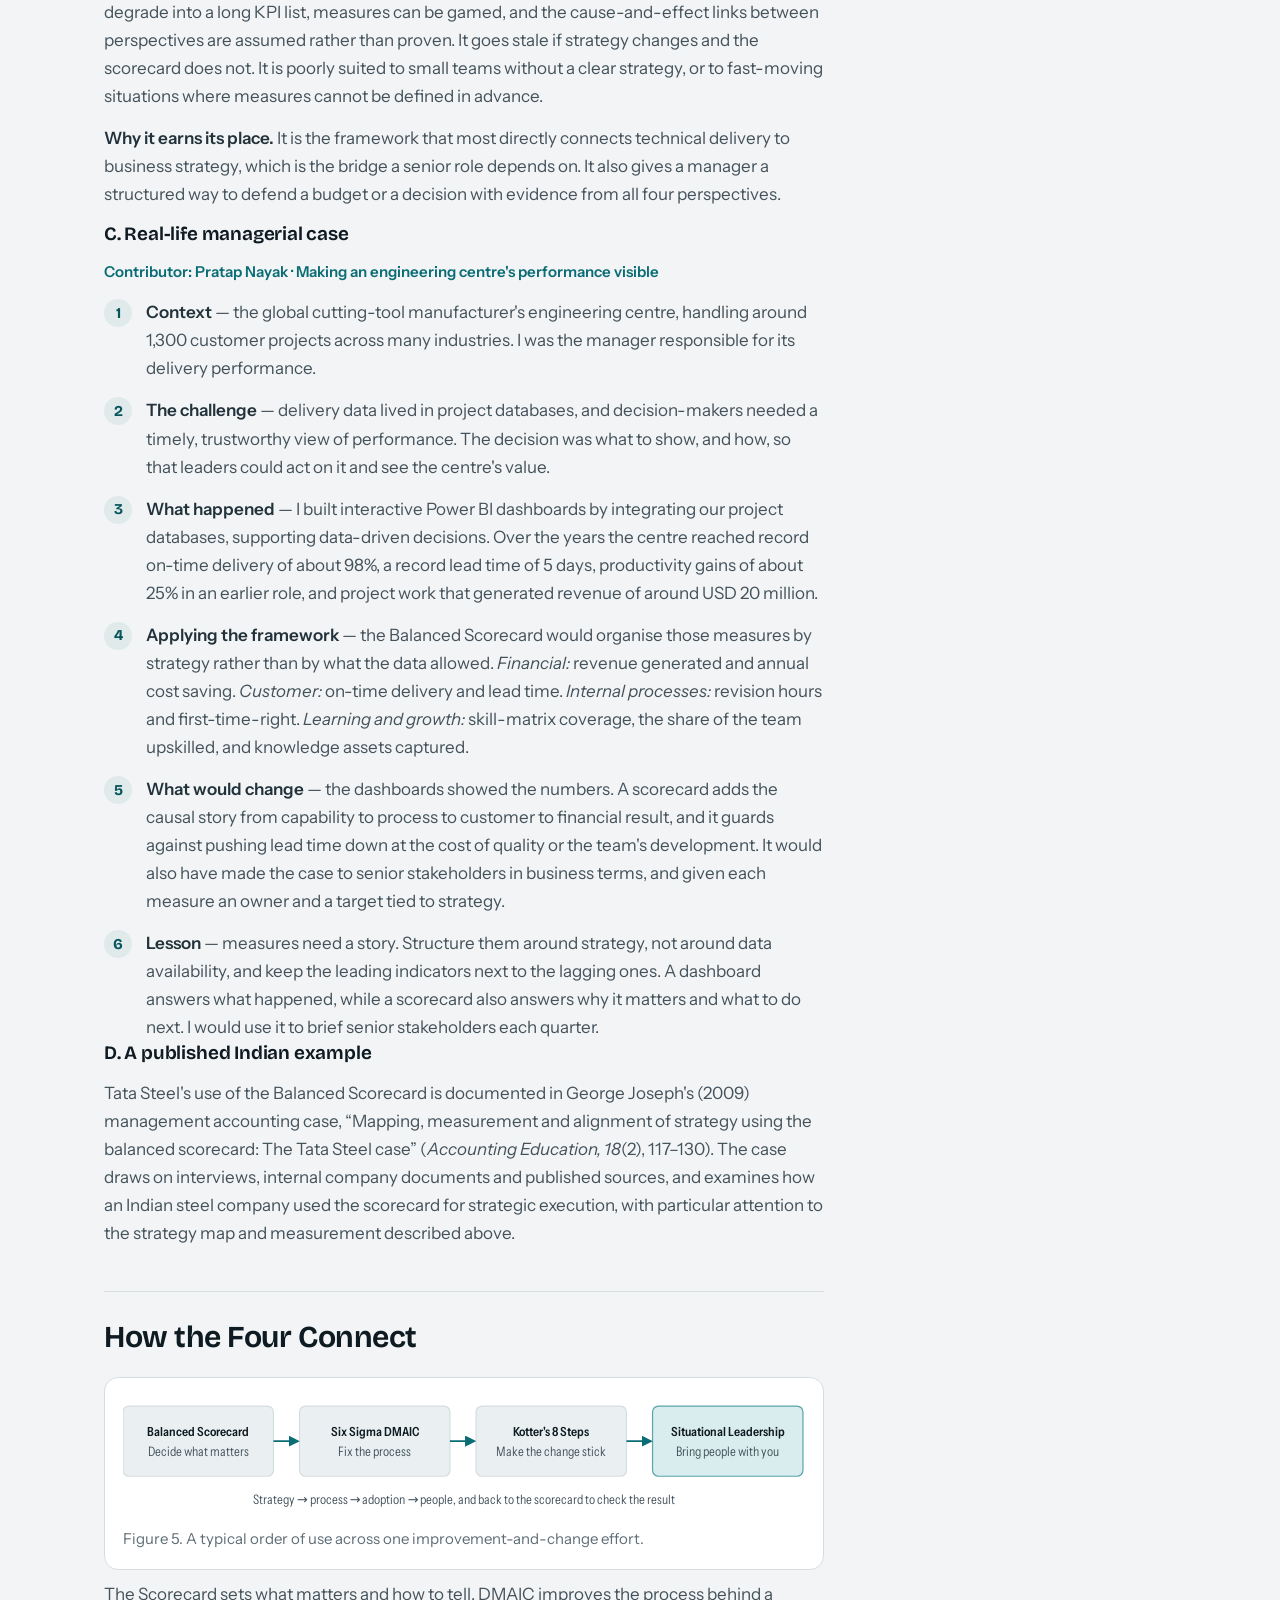
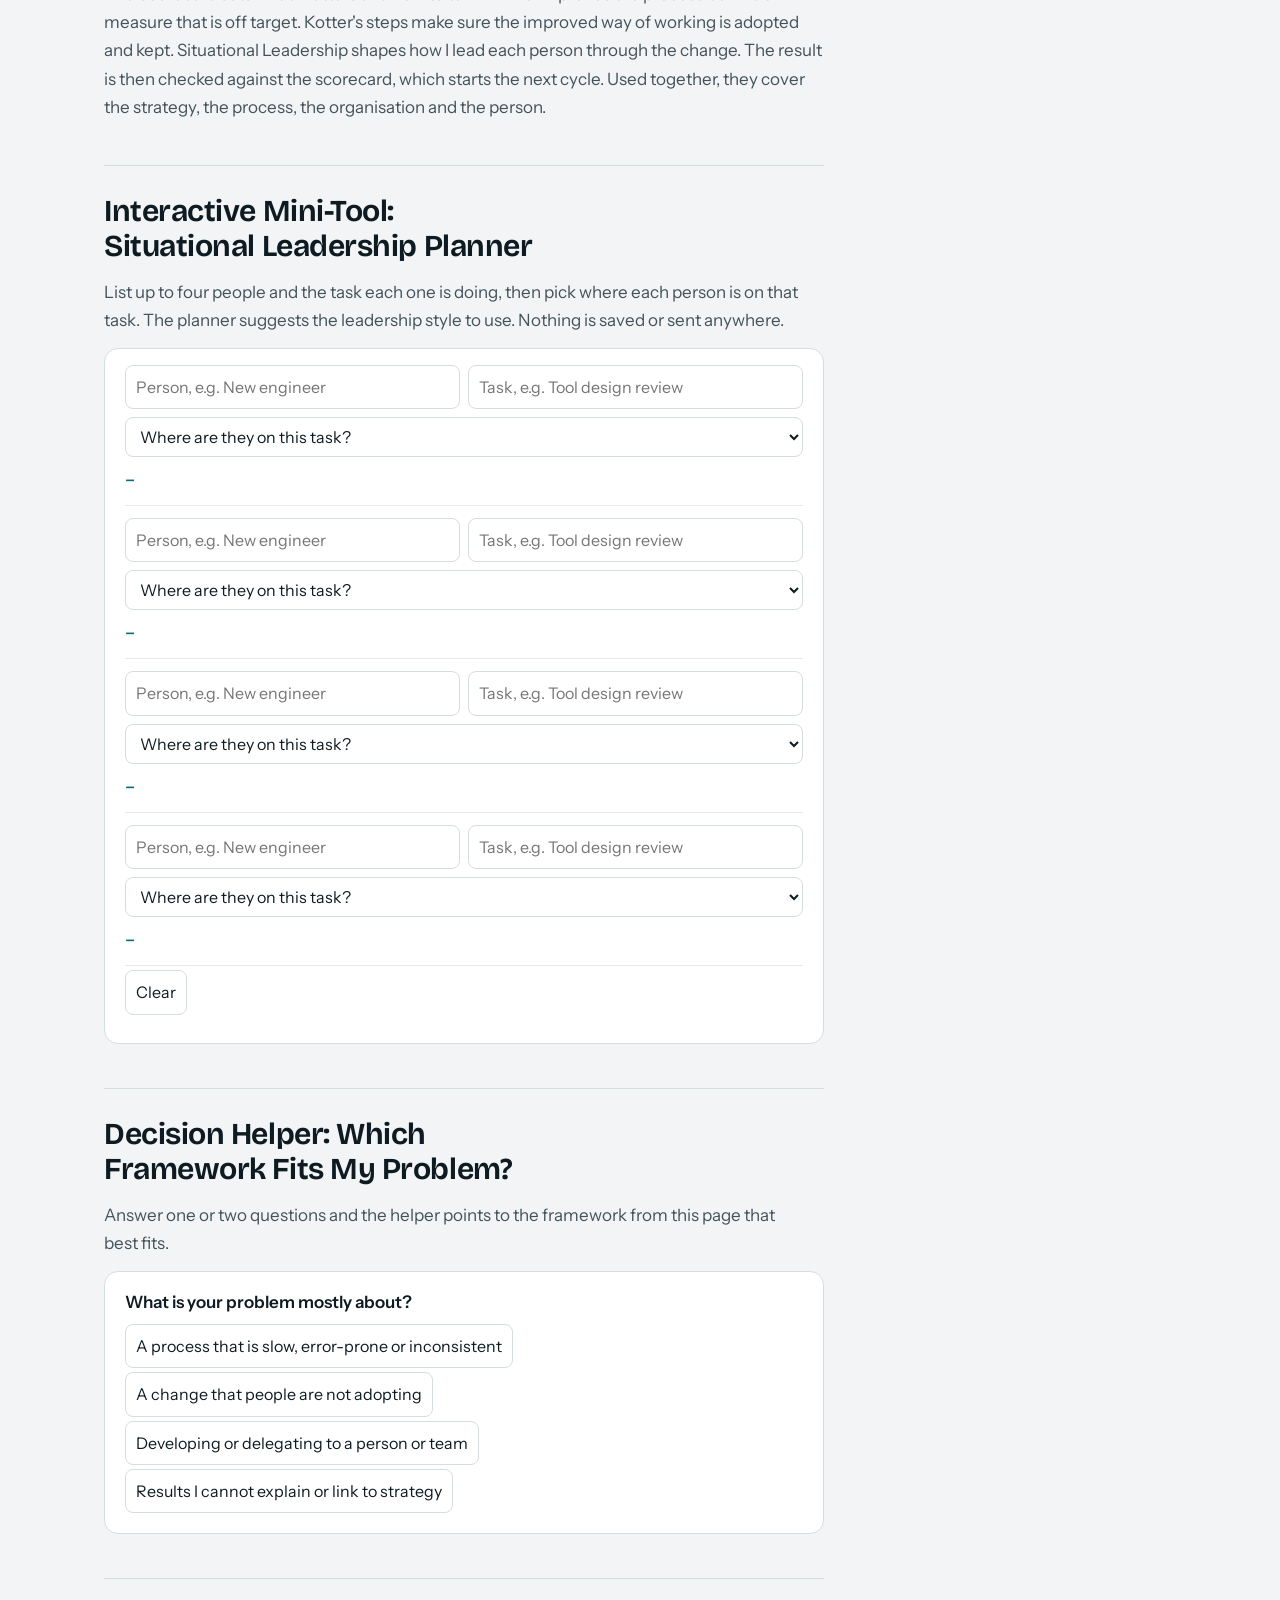
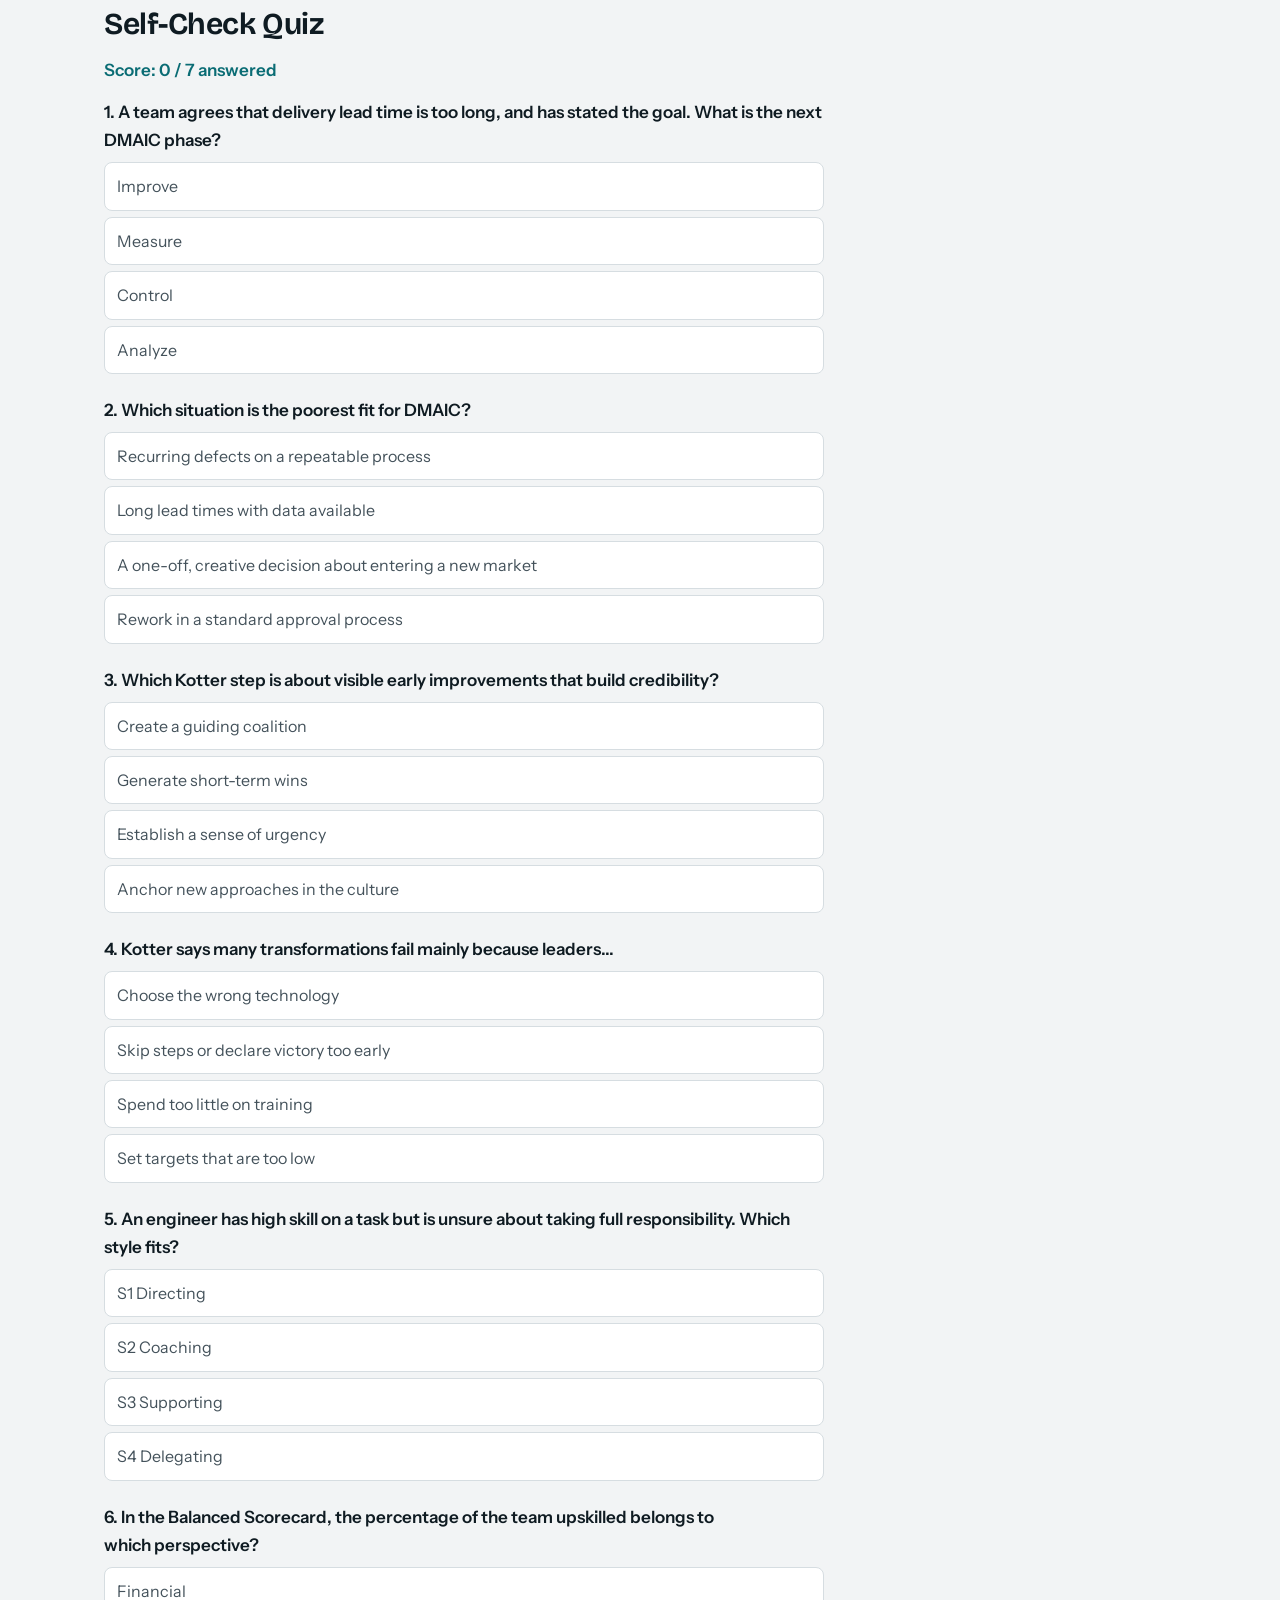
<file: assignments/manager-toolkit.html>
<!DOCTYPE html>
<html lang="en">
<head>
<meta charset="UTF-8">
<meta name="viewport" content="width=device-width, initial-scale=1.0">
<title>Assignment 01 — The Manager's Toolkit · EMBA26042</title>
<meta name="description" content="Four management frameworks for leading technical teams through change: Six Sigma DMAIC, Kotter's 8 Steps, Situational Leadership and the Balanced Scorecard.">
<script>try{var t=localStorage.getItem("emba-theme");if(t)document.documentElement.setAttribute("data-theme",t)}catch(e){}</script>
<link rel="stylesheet" href="../style.css">
<style>
/* Page-specific: interactive widgets for this assignment.
   Everything else comes from the shared stylesheet. */
.team-block{ border:1px solid var(--line); background:var(--box-wash); padding:14px 20px; border-radius:var(--r-sm); margin:0 0 22px; }
.team-block table{ width:100%; border-collapse:collapse; font-size:var(--fs-sm); }
.team-block td{ padding:3px 0; }
.team-block td:first-child{ width:150px; color:var(--ink-soft); }
.quiz-score{ font-weight:600; color:var(--accent); margin:0 0 16px; }
.q{ margin:0 0 22px; }
.q .q-text{ font-weight:600; color:var(--ink); margin:0 0 8px; }
.q .opt{ display:block; width:100%; text-align:left; margin:6px 0; padding:10px 12px; border:1px solid var(--line); background:var(--paper); border-radius:var(--r-sm); font:inherit; font-size:var(--fs-sm); color:var(--body); cursor:pointer; transition:border-color .15s ease; }
.q .opt:hover{ border-color:var(--accent-soft); }
.q.done .opt{ cursor:default; }
.q .opt.correct{ border-color:var(--ok-line); background:var(--ok-bg); color:var(--ok-ink); }
.q .opt.wrong{ border-color:var(--bad-line); background:var(--bad-bg); color:var(--bad-ink); }
.q .why{ display:none; margin:8px 0 0; font-size:var(--fs-sm); color:var(--ink-soft); }
.q.done .why{ display:block; }
.tool-table{ width:100%; border-collapse:collapse; font-size:var(--fs-sm); min-width:620px; }
.tool-table th{ text-align:left; font-size:var(--fs-xs); color:var(--body-quiet); padding:4px 8px 6px 0; }
.tool-table td{ padding:5px 8px 5px 0; vertical-align:middle; }
.tool-table input,.tool-table select,.h-btn{ font:inherit; font-size:var(--fs-sm); padding:8px 10px; border:1px solid var(--line); border-radius:var(--r-sm); background:var(--paper); color:var(--ink); max-width:100%; }
.tool-table input{ width:100%; }
.style-out{ font-weight:600; color:var(--accent); white-space:nowrap; }
.plan-row{ display:grid; grid-template-columns:1fr 1fr; gap:8px; padding:12px 0; border-bottom:1px solid var(--line-soft); align-items:center; }
.plan-row:first-child{ padding-top:0; }
.plan-row input,.plan-row select{ font:inherit; font-size:var(--fs-sm); padding:8px 10px; border:1px solid var(--line); border-radius:var(--r-sm); background:var(--paper); color:var(--ink); width:100%; min-width:0; }
.plan-sel{ grid-column:1 / -1; }
.plan-res{ grid-column:1 / -1; font-weight:600; color:var(--accent); }
.h-btn{ cursor:pointer; margin:4px 8px 4px 0; text-align:left; transition:border-color .15s ease; }
.h-btn:hover{ border-color:var(--accent-soft); }
.h-q{ font-weight:600; color:var(--ink); margin:0 0 8px; }
.h-result{ border-left:3px solid var(--accent); padding:8px 14px; background:var(--paper); }
/* Long-form page with no contents column: hold the reading measure */
main.content{ max-width:var(--measure); }
@media (max-width:560px){ .plan-row{ grid-template-columns:1fr; } }
</style>
</head>
<body class="page-article">

<a class="skip-link" href="#main">Skip to content</a>
<header class="site-header" id="siteHeader">
  <div class="site-header-inner">
    <a class="brand" href="/" aria-label="EMBA26042 home">
      <span class="masthead"><strong>EMBA 26042</strong><span>IIM Sirmaur · AI for Business</span></span>
    </a>
    <nav class="top-nav" id="topNav" aria-label="Main">
      <a href="/#profile">Profile</a>
      <a href="/#log">Executive Learning Journal</a>
      <a href="/#assignments" aria-current="page">Assignments</a>
      <a href="https://embaaib.netlify.app/" target="_blank" rel="noopener">Course Faculty<span class="arrow">↗</span></a>
      <a href="https://linkedin.com/in/pratap-nayak" target="_blank" rel="noopener">LinkedIn Profile<span class="arrow">↗</span></a>
    </nav>
    <button class="icon-btn" id="themeToggle" type="button" aria-label="Switch theme">
      <svg class="icon-moon" viewBox="0 0 24 24" fill="none" stroke="currentColor" stroke-width="1.8" stroke-linecap="round" stroke-linejoin="round" aria-hidden="true"><path d="M20 14.5A8 8 0 0 1 9.5 4 8 8 0 1 0 20 14.5Z"/></svg>
      <svg class="icon-sun" viewBox="0 0 24 24" fill="none" stroke="currentColor" stroke-width="1.8" stroke-linecap="round" aria-hidden="true"><circle cx="12" cy="12" r="4"/><path d="M12 2.5v2.2M12 19.3v2.2M2.5 12h2.2M19.3 12h2.2M5.3 5.3l1.6 1.6M17.1 17.1l1.6 1.6M5.3 18.7l1.6-1.6M17.1 6.9l1.6-1.6"/></svg>
    </button>
    <button class="icon-btn" id="menuToggle" type="button" aria-label="Menu" aria-expanded="false" aria-controls="topNav">
      <svg viewBox="0 0 24 24" fill="none" stroke="currentColor" stroke-width="1.8" stroke-linecap="round" aria-hidden="true"><path d="M4 7h16M4 12h16M4 17h16"/></svg>
    </button>
  </div>
  <div class="progress" aria-hidden="true"></div>
</header>

<div class="wrap">
<main class="content" id="main">
  <p class="crumb"><a href="/#assignments">← Assignments</a></p>

  <p class="session-label" style="display:block;margin-bottom:4px;">Assignment 01</p>
  <h1 class="sub-title" style="font-size:1.9rem;">The Manager's Toolkit</h1>
  <p class="session-meta"><span>Individual submission</span><span>AI for Business</span><span>Due Session 05 · 27 Sep 2026</span></p>

  <div class="team-block">
    <table>
      <tr><td><strong>Roll Number – Name</strong></td><td>EMBA26042 – Pratap Nayak</td></tr>
      <tr><td><strong>Group No.</strong></td><td>Individual submission (no group)</td></tr>
      <tr><td><strong>Programme</strong></td><td>Executive MBA (with AI) · Batch 03 · IIM Sirmaur · AI for Business</td></tr>
    </table>
  </div>

  <div class="declare" id="declaration">
    <h2>Declaration to the instructor</h2>
    <p style="margin:0;"><strong>Area:</strong> leading technical teams through process improvement and transformation.</p>
    <ul>
      <li><strong>Six Sigma DMAIC</strong> – a five-phase, data-led method for removing defects and delay from a repeatable process.</li>
      <li><strong>Kotter's 8 Steps</strong> – an eight-step sequence for making an organisational change adopted and lasting.</li>
      <li><strong>Situational Leadership</strong> – match the direction and support you give to what a person needs on a specific task.</li>
      <li><strong>Balanced Scorecard</strong> – turn strategy into measures across financial, customer, process and learning perspectives.</li>
    </ul>
  </div>

  <nav class="chips" aria-label="On this page">
    <a href="#overview">Overview</a>
    <a href="#fw1">Six Sigma DMAIC</a>
    <a href="#fw2">Kotter's 8 Steps</a>
    <a href="#fw3">Situational Leadership</a>
    <a href="#fw4">Balanced Scorecard</a>
    <a href="#connect">How the four connect</a>
    <a href="#tool">Mini-tool</a>
    <a href="#helper">Decision helper</a>
    <a href="#quiz">Self-check quiz</a>
    <a href="#quickref">Quick reference</a>
    <a href="#refs">References</a>
    <a href="#built">How I built this</a>
  </nav>

  <section id="overview" class="unnumbered">
    <div class="section-head-plain"><h2>Overview and Selection Rationale</h2></div>
    <div class="body-inset">
      <p><strong>Area:</strong> leading technical teams through process improvement and transformation. The four frameworks come from operations, organisational behaviour and strategy, because that is how the work arrives on a manager's desk: a process problem, a change that has to be adopted, a team that has to be developed, and a result that has to be explained to the business.</p>
      <p>I have spent years in cutting-tool engineering, moving from CNC shop floor to design, to leading an engineering team, to building a knowledge-management system and an AI agent. The next step is business transformation leadership. I chose the four frameworks I would genuinely open when a decision lands on my desk, across that whole arc: past roles, my current role and the role I am preparing for.</p>

      <div class="kt-table-wrap">
      <table class="kt-table">
        <thead><tr><th>Framework</th><th>Where it comes from in my career</th><th>Where it takes me next</th></tr></thead>
        <tbody>
          <tr><td><strong>Six Sigma DMAIC</strong><br><span class="kt-sub">Operations</span></td><td>CNC defect and lead-time work, then process optimisation as a manager</td><td>Running improvement portfolios across functions</td></tr>
          <tr><td><strong>Kotter's 8 Steps</strong><br><span class="kt-sub">Change leadership</span></td><td>Rolling out a knowledge system and Copilot agent across functions</td><td>Leading AI and business transformation</td></tr>
          <tr><td><strong>Situational Leadership</strong><br><span class="kt-sub">People and teams</span></td><td>Building a team from the ground up; skill matrix; growing engineers into managers</td><td>Leading larger, more varied teams</td></tr>
          <tr><td><strong>Balanced Scorecard</strong><br><span class="kt-sub">Strategy and measurement</span></td><td>Dashboards and delivery KPIs for a global engineering centre</td><td>Connecting technical results to market-centric strategy</td></tr>
        </tbody>
      </table>
      </div>

      <p class="mini-h">Considered but not chosen</p>
      <p>Theory of Constraints is excellent for bottlenecks, but DMAIC covers most of what I need from it. McKinsey 7S is useful for organisational diagnosis, yet Kotter and the Scorecard cover the change and strategy sides more directly. Value Chain and Stakeholder Mapping are strong analytical tools, but I wanted frameworks that guide action, not only analysis.</p>
    </div>
  </section>

  <!-- ============ FRAMEWORK 1 ============ -->
  <section id="fw1" class="unnumbered">
    <div class="section-head-plain"><h2>1 · Six Sigma DMAIC</h2></div>
    <div class="body-inset">
      <p class="mini-h">A. Explanation of the framework</p>
      <p><strong>Origin.</strong> Six Sigma began at Motorola in the mid-1980s, associated with engineer Bill Smith and later developed by Mikel Harry. General Electric's adoption in the mid-1990s made it a mainstream management method (Harry &amp; Schroeder, 2000). DMAIC is its improvement method for existing processes.</p>
      <p><strong>Core idea.</strong> Every process produces variation, and variation produces defects, delay and cost. Six Sigma asks a manager to stop arguing from opinion and instead measure the process, find the few causes that drive most of the problem, fix those, and lock the gain in. The famous target of 3.4 defects per million opportunities is a statement of how little variation a process should show relative to what the customer will accept.</p>
      <ol class="num-list">
        <li><span class="num-circle">1</span><span><strong>Define</strong> — state the problem, the customer requirement, the scope and the goal in a short project charter</span></li>
        <li><span class="num-circle">2</span><span><strong>Measure</strong> — decide what to measure, check the measurement can be trusted, and record the baseline</span></li>
        <li><span class="num-circle">3</span><span><strong>Analyze</strong> — use Pareto charts, cause-and-effect diagrams and the 5 Whys to find the root causes the data supports, not the ones people assume</span></li>
        <li><span class="num-circle">4</span><span><strong>Improve</strong> — generate solutions for those root causes, pilot them, and confirm the metric actually moves</span></li>
        <li><span class="num-circle">5</span><span><strong>Control</strong> — make the gain permanent with standard work, control charts, clear ownership and a response plan if the process drifts</span></li>
      </ol>
      <figure class="fw-fig">
        <svg viewBox="0 0 680 170" role="img" aria-label="DMAIC cycle: Define, Measure, Analyze, Improve, Control, with a loop back to Define">
          <defs><marker id="ar1" viewBox="0 0 10 10" refX="8" refY="5" markerWidth="7" markerHeight="7" orient="auto"><path d="M0,0 L10,5 L0,10 z" class="sv-arrow"/></marker></defs>
          <g>
            <rect class="sv-box" x="0" y="10" width="112" height="76" rx="6"/><text class="sv-t" x="56" y="42" text-anchor="middle">Define</text><text class="sv-s" x="56" y="62" text-anchor="middle">Frame the problem</text>
            <rect class="sv-box" x="136" y="10" width="112" height="76" rx="6"/><text class="sv-t" x="192" y="42" text-anchor="middle">Measure</text><text class="sv-s" x="192" y="62" text-anchor="middle">Set the baseline</text>
            <rect class="sv-box" x="272" y="10" width="112" height="76" rx="6"/><text class="sv-t" x="328" y="42" text-anchor="middle">Analyze</text><text class="sv-s" x="328" y="62" text-anchor="middle">Find root causes</text>
            <rect class="sv-box" x="408" y="10" width="112" height="76" rx="6"/><text class="sv-t" x="464" y="42" text-anchor="middle">Improve</text><text class="sv-s" x="464" y="62" text-anchor="middle">Pilot the fix</text>
            <rect class="sv-box sv-accent" x="544" y="10" width="112" height="76" rx="6"/><text class="sv-t" x="600" y="42" text-anchor="middle">Control</text><text class="sv-s" x="600" y="62" text-anchor="middle">Hold the gain</text>
          </g>
          <g class="sv-line" marker-end="url(#ar1)">
            <line x1="112" y1="48" x2="134" y2="48" marker-end="url(#ar1)"/>
            <line x1="248" y1="48" x2="270" y2="48" marker-end="url(#ar1)"/>
            <line x1="384" y1="48" x2="406" y2="48" marker-end="url(#ar1)"/>
            <line x1="520" y1="48" x2="542" y2="48" marker-end="url(#ar1)"/>
            <path d="M600,86 L600,128 L56,128 L56,88" fill="none" marker-end="url(#ar1)"/>
          </g>
          <text class="sv-s" x="328" y="150" text-anchor="middle">Next cycle: re-define the problem as the process improves</text>
        </svg>
        <figcaption>Figure 1. The DMAIC improvement cycle (drawn for this assignment).</figcaption>
      </figure>

      <p class="mini-h">B. Why it is one of the most important frameworks for a manager</p>
      <p><strong>Problems it solves.</strong> Rework, long and unpredictable lead times, inconsistent quality, and problems that are "fixed" again and again. At the frontline it gives teams a method for cutting defects. Middle managers use it to sponsor projects and hold people to evidence. Senior leaders use it to decide which processes deserve attention.</p>
      <p><strong>What a manager misses without it.</strong> Improvement tends to start at the solution: a new tool, system or extra headcount bought before anyone knows the baseline or the root cause. Gains are then hard to prove, and they decay because nobody owns the Control phase.</p>
      <p><strong>Limitations.</strong> DMAIC works best on repeatable processes with measurable output and enough data. It is heavy for small, obvious fixes, and a poor fit for one-off or creative decisions such as entering a new market, where there is no process to measure. Applied rigidly it becomes tool-driven paperwork and discourages experimentation. Its rigour also depends on trustworthy data: a poor measurement system produces confident but wrong conclusions.</p>
      <p><strong>Why it earns its place.</strong> For a manager moving from technical to business leadership, DMAIC is also a shared language. It lets you tell a finance leader or a customer exactly what changed, by how much, and how you know, which turns engineering instinct into evidence other functions accept.</p>

      <p class="mini-h">C. Real-life managerial case</p>
      <p class="case-by">Contributor: Pratap Nayak · Reducing engineering rework and lead time</p>
      <ol class="num-list">
        <li><span class="num-circle">1</span><span><strong>Context</strong> — a global cutting-tool manufacturer's captive engineering centre that prepares customer-specific tooling solutions. I was the manager of the engineering team.</span></li>
        <li><span class="num-circle">2</span><span><strong>The challenge</strong> — engineering work was being revised repeatedly, consuming many hours, and solution delivery took about 8 days. The decision was how to cut revision effort and lead time without hurting quality, with customer responsiveness at stake.</span></li>
        <li><span class="num-circle">3</span><span><strong>What happened</strong> — we ran process optimisation initiatives that combined automation with continuous-improvement practice. Revision hours fell by about 60%, worth roughly USD 150,000 a year, and lead time reached a record 5 days, down from 8.</span></li>
        <li><span class="num-circle">4</span><span><strong>Applying the framework</strong> — read back through DMAIC. <em>Define:</em> the customer need is a faster, right-first-time solution, so lead time and revision hours become the measures. <em>Measure:</em> baseline both across projects, using the project data we already held. <em>Analyze:</em> rank the causes of revision with a Pareto chart, and ask the 5 Whys on the top few before automating anything. <em>Improve:</em> automate or standardise only the steps the analysis points to, and pilot first. <em>Control:</em> track the two measures on a dashboard with an owner and a trigger for action, such as a control chart that flags drift before customers feel it.</span></li>
        <li><span class="num-circle">5</span><span><strong>What would change</strong> — a formal Define-and-Measure step would give a documented baseline, so the 60% and 8-to-5-day results are provable rather than remembered. A Pareto-first Analyze phase would also guard against automating a step that is visible but not the largest cause. A written control plan would make it clear who owns the numbers after the improvement effort moves on.</span></li>
        <li><span class="num-circle">6</span><span><strong>Lesson</strong> — measure before you automate. A baseline turns an improvement story into evidence, and a control plan keeps it from fading. The same discipline is what I would bring to improvement work in functions beyond engineering.</span></li>
      </ol>

      <p class="mini-h">D. A published Indian example</p>
      <p>Tata Steel is documented as applying a DMAIC-based approach, which it called ASPIRE, to process improvement: Deshpande, Halder and Kumar (2005), &ldquo;Process improvement at Tata Steel using the ASPIRE DMAIC approach&rdquo;, in <em>World Class Applications of Six Sigma</em>, pp. 45&ndash;61. I cite it as a published example of an Indian organisation using a DMAIC-based method in a large process industry. I have not reproduced its project details or results here.</p>
    </div>
  </section>

  <!-- ============ FRAMEWORK 2 ============ -->
  <section id="fw2" class="unnumbered">
    <div class="section-head-plain"><h2>2 · Kotter's 8 Steps for Leading Change</h2></div>
    <div class="body-inset">
      <p class="mini-h">A. Explanation of the framework</p>
      <p><strong>Origin.</strong> John P. Kotter of Harvard Business School published the model in his 1995 Harvard Business Review article "Leading Change: Why Transformation Efforts Fail", and expanded it in the 1996 book <em>Leading Change</em>. It grew out of his observation of more than a hundred companies trying to transform themselves (Kotter, 1995; 1996).</p>
      <p><strong>Core idea.</strong> Most change efforts do not fail because the idea is wrong. They fail because leaders skip steps, or declare victory too early. Kotter's eight steps are a sequence for building the momentum and the conditions that make a change stick. The first four create the climate for change, the next two engage and enable people, and the last two implement and sustain.</p>
      <ol class="num-list">
        <li><span class="num-circle">1</span><span><strong>Establish a sense of urgency</strong> — make the case for why the status quo is costly</span></li>
        <li><span class="num-circle">2</span><span><strong>Create a guiding coalition</strong> — assemble a group with enough credibility and power to lead</span></li>
        <li><span class="num-circle">3</span><span><strong>Develop a vision and strategy</strong> — describe the future in a way people can picture</span></li>
        <li><span class="num-circle">4</span><span><strong>Communicate the change vision</strong> — repeat it through every channel until it is understood</span></li>
        <li><span class="num-circle">5</span><span><strong>Empower broad-based action</strong> — remove obstacles such as structures, skills and habits</span></li>
        <li><span class="num-circle">6</span><span><strong>Generate short-term wins</strong> — plan visible early improvements and celebrate them</span></li>
        <li><span class="num-circle">7</span><span><strong>Consolidate gains and produce more change</strong> — use early credibility to tackle the next layer</span></li>
        <li><span class="num-circle">8</span><span><strong>Anchor new approaches in the culture</strong> — tie the change to how people are hired, rewarded and led</span></li>
      </ol>
      <figure class="fw-fig">
        <svg viewBox="0 0 680 250" role="img" aria-label="Eight rising steps from urgency to anchoring the change in culture">
          <g id="kotter-steps"></g>
        </svg>
        <figcaption>Figure 2. Kotter's eight steps as a rising staircase (drawn for this assignment).</figcaption>
      </figure>

      <p class="mini-h">B. Why it is one of the most important frameworks for a manager</p>
      <p><strong>Problems it solves.</strong> New systems that nobody uses, resistance from people who were never brought along, and initiatives that start strongly and fade. Senior leaders use steps 1–4 to set urgency and direction. Middle managers carry the weight of steps 5–6, removing the obstacles that stop their teams acting. Frontline teams supply the short-term wins.</p>
      <p><strong>What a manager misses without it.</strong> Technology or process change that is delivered but not adopted. The project is "complete", yet behaviour has not changed, because nobody built the urgency, the coalition or the habits that make the new way the normal way.</p>
      <p><strong>Limitations.</strong> The steps are presented as a sequence, but real change is messier and steps often overlap or loop back. The model is top-down, suits large-scale change better than small tweaks, and has been criticised as prescriptive with a thin empirical evidence base. It should not be used for routine improvements, or in a crisis where decisions must be taken faster than a coalition can be built.</p>
      <p><strong>Why it earns its place.</strong> Digital and AI programmes are now the most common reason a manager has to lead change. The technology is rarely the hard part. Kotter gives a checklist for the human side that is simple enough to use on a real programme plan.</p>

      <p class="mini-h">C. Real-life managerial case</p>
      <p class="case-by">Contributor: Pratap Nayak · Making a knowledge system and Copilot agent stick</p>
      <ol class="num-list">
        <li><span class="num-circle">1</span><span><strong>Context</strong> — the same global cutting-tool manufacturer's engineering centre. I was the manager and the designer of a knowledge-management system and a Copilot agent built on the Microsoft 365 platform.</span></li>
        <li><span class="num-circle">2</span><span><strong>The challenge</strong> — expert knowledge sat with individuals and took long to find. The decision was how to capture it, and how to get it used first by the technology function and then by sales, design and application engineering globally. If it was not adopted, the investment would simply sit unused.</span></li>
        <li><span class="num-circle">3</span><span><strong>What happened</strong> — the system captured more than 1,000 knowledge assets. Solution turnaround became about 50% faster and the time to find knowledge fell by about 90%. Because it worked for the technology function, it was redesigned to serve other functions, and it was recognised with a company strategic award.</span></li>
        <li><span class="num-circle">4</span><span><strong>Applying the framework</strong> — mapped against Kotter's steps. Urgency was visible in slow knowledge discovery (step 1). The early speed and time-saving results were the short-term wins (step 6), and the extension to other functions was consolidating gains and producing more change (step 7). The steps in between, a named guiding coalition (step 2) and communication of a shared vision (steps 3–4), are where the framework asks a leader to be most deliberate before scaling.</span></li>
        <li><span class="num-circle">5</span><span><strong>What would change</strong> — next time I would name a cross-functional guiding coalition before expanding beyond the first function, so that sales and design leaders co-own the vision rather than receive it. I would also anchor the change in onboarding and performance routines (step 8), so use does not depend on enthusiasm.</span></li>
        <li><span class="num-circle">6</span><span><strong>Lesson</strong> — a tool is not a transformation. Plan for adoption as carefully as for capability, and turn early wins into the credibility for the next stage.</span></li>
      </ol>
    </div>
  </section>

  <!-- ============ FRAMEWORK 3 ============ -->
  <section id="fw3" class="unnumbered">
    <div class="section-head-plain"><h2>3 · Situational Leadership</h2></div>
    <div class="body-inset">
      <p class="mini-h">A. Explanation of the framework</p>
      <p><strong>Origin.</strong> Paul Hersey and Ken Blanchard introduced the model in 1969 as the life-cycle theory of leadership, published in <em>Management of Organizational Behavior</em> (Hersey &amp; Blanchard, 1969). Blanchard and colleagues later refined it as Situational Leadership II (Blanchard, Zigarmi &amp; Zigarmi, 1985).</p>
      <p><strong>Core idea.</strong> There is no single best leadership style. An effective leader adjusts how much direction and how much support to give, according to the follower's competence and commitment on the specific task at hand. The same person can need different styles for different tasks, and the right style changes as they develop.</p>
      <p>The model combines two behaviours, directive (telling what, how and when) and supportive (listening, encouraging, involving). They give four styles, each matched to a development level:</p>
      <ol class="num-list">
        <li><span class="num-circle">S1</span><span><strong>Directing</strong> (high directive, low support) — for the enthusiastic beginner who lacks skill but is keen</span></li>
        <li><span class="num-circle">S2</span><span><strong>Coaching</strong> (high directive, high support) — for the disillusioned learner who has some skill but is losing confidence</span></li>
        <li><span class="num-circle">S3</span><span><strong>Supporting</strong> (low directive, high support) — for the capable but cautious performer whose skill is high but confidence varies</span></li>
        <li><span class="num-circle">S4</span><span><strong>Delegating</strong> (low directive, low support) — for the self-reliant achiever who is both skilled and committed</span></li>
      </ol>
      <p>Hersey and Blanchard's earlier labels were telling, selling, participating and delegating. The practical skill is diagnosis: judge the development level honestly, then flex the style.</p>
      <figure class="fw-fig">
        <svg viewBox="0 0 680 310" role="img" aria-label="Four leadership styles on a grid of directive and supportive behaviour">
          <g class="sv-line"><line x1="100" y1="20" x2="100" y2="260"/><line x1="100" y1="260" x2="660" y2="260"/></g>
          <rect class="sv-box" x="104" y="22" width="274" height="116" rx="6"/>
          <rect class="sv-box sv-accent" x="382" y="22" width="274" height="116" rx="6"/>
          <rect class="sv-box" x="104" y="142" width="274" height="116" rx="6"/>
          <rect class="sv-box" x="382" y="142" width="274" height="116" rx="6"/>
          <text class="sv-t" x="241" y="68" text-anchor="middle">S3 · Supporting</text><text class="sv-s" x="241" y="90" text-anchor="middle">Capable but cautious performer</text>
          <text class="sv-t" x="519" y="68" text-anchor="middle">S2 · Coaching</text><text class="sv-s" x="519" y="90" text-anchor="middle">Disillusioned learner</text>
          <text class="sv-t" x="241" y="188" text-anchor="middle">S4 · Delegating</text><text class="sv-s" x="241" y="210" text-anchor="middle">Self-reliant achiever</text>
          <text class="sv-t" x="519" y="188" text-anchor="middle">S1 · Directing</text><text class="sv-s" x="519" y="210" text-anchor="middle">Enthusiastic beginner</text>
          <text class="sv-s" x="380" y="284" text-anchor="middle">Directive behaviour: low → high</text>
          <text class="sv-s" transform="translate(24,140) rotate(-90)" text-anchor="middle">Supportive behaviour: low → high</text>
          <text class="sv-s" x="380" y="304" text-anchor="middle">As someone develops on a task, the style moves S1 → S2 → S3 → S4</text>
        </svg>
        <figcaption>Figure 3. Four styles matched to development level (drawn for this assignment).</figcaption>
      </figure>

      <p class="mini-h">B. Why it is one of the most important frameworks for a manager</p>
      <p><strong>Problems it solves.</strong> Micromanaging experts, abandoning beginners, uneven onboarding, stalled delegation and weak succession planning. Frontline team leaders use it to get new people productive. Middle managers use it to build capability across a team. Senior leaders use it to develop their own successors and to avoid one leadership style for every situation.</p>
      <p><strong>What a manager misses without it.</strong> A single default style. Over-directing skilled people drains their motivation and slows the team. Under-directing beginners produces errors, anxiety and quiet disengagement. Both look like "performance problems" when the cause is a mismatch of style.</p>
      <p><strong>Limitations.</strong> It depends on the manager diagnosing development level accurately, which is easy to get wrong. Empirical support for the model is mixed. It focuses on the leader-follower pair and says little about team dynamics, culture or organisational context. In a genuine emergency, directing is needed whatever the person's skill level.</p>
      <p><strong>Why it earns its place.</strong> Every manager is judged, in the end, by the people they develop. The model gives a simple, repeatable question to ask before each delegation or coaching conversation: what does this person need from me on this task, right now? That question alone prevents many avoidable conflicts and retention problems, and it scales from a first-line team to a senior leadership group.</p>

      <p class="mini-h">C. Real-life managerial case</p>
      <p class="case-by">Contributor: Pratap Nayak · Building a team and growing its people</p>
      <ol class="num-list">
        <li><span class="num-circle">1</span><span><strong>Context</strong> — a global manufacturer's engineering centre where I established the solutions engineering team from the ground up. As technical manager I led engineers with very different levels of experience.</span></li>
        <li><span class="num-circle">2</span><span><strong>The challenge</strong> — build technical capability across the team and build a leadership pipeline, while keeping people engaged. The stake was the team's ability to deliver globally and to retain the people it had trained.</span></li>
        <li><span class="num-circle">3</span><span><strong>What happened</strong> — I introduced a skill matrix, which showed a skill gap for about half of the team. We then ran talent development initiatives built on performance assessment and competency frameworks, and upskilled all team members. Two associate engineers were developed into assistant managers, and the team recorded zero attrition.</span></li>
        <li><span class="num-circle">4</span><span><strong>Applying the framework</strong> — the skill matrix was, in effect, a diagnosis of development level, task by task. Read through Situational Leadership: direct the newcomer on a new competency (S1), coach once skills grow but confidence dips (S2), support the capable but cautious engineer (S3), and delegate real ownership to the self-reliant achiever (S4). The two engineers who became assistant managers show the full path from S1 to S4 on management tasks.</span></li>
        <li><span class="num-circle">5</span><span><strong>What would change</strong> — the matrix identified gaps in skill. Situational Leadership adds the second half: a stated leadership style per person and per task, reviewed regularly. That would stop me over-directing experienced engineers, and would make the shift from coaching to delegating deliberate rather than intuitive. It would also give new managers a shared vocabulary for talking about how they are being led.</span></li>
        <li><span class="num-circle">6</span><span><strong>Lesson</strong> — diagnose before you decide how much to direct. Development level belongs to a person on a task, not to a person overall. Leading a team is a series of small, task-level calls, and the best ones are made on purpose.</span></li>
      </ol>
    </div>
  </section>

  <!-- ============ FRAMEWORK 4 ============ -->
  <section id="fw4" class="unnumbered">
    <div class="section-head-plain"><h2>4 · The Balanced Scorecard</h2></div>
    <div class="body-inset">
      <p class="mini-h">A. Explanation of the framework</p>
      <p><strong>Origin.</strong> Robert Kaplan and David Norton introduced the Balanced Scorecard in their 1992 Harvard Business Review article "The Balanced Scorecard: Measures That Drive Performance", and developed it into a strategy-management system in their 1996 book (Kaplan &amp; Norton, 1992; 1996).</p>
      <p><strong>Core idea.</strong> Financial results tell you what has already happened, so managing by them alone is like driving by the rear-view mirror. The Scorecard balances financial measures with the drivers of future results, all derived from the organisation's vision and strategy. For each of four perspectives, a manager defines objectives, measures, targets and initiatives.</p>
      <ol class="num-list">
        <li><span class="num-circle">1</span><span><strong>Financial</strong> — how do we look to owners? Revenue, cost, profitability</span></li>
        <li><span class="num-circle">2</span><span><strong>Customer</strong> — how do customers see us? Delivery, quality, responsiveness, satisfaction</span></li>
        <li><span class="num-circle">3</span><span><strong>Internal business processes</strong> — what must we excel at? Cycle time, rework, throughput</span></li>
        <li><span class="num-circle">4</span><span><strong>Learning and growth</strong> — can we keep improving? Skills, knowledge, systems, culture</span></li>
      </ol>
      <p>The perspectives form a chain of cause and effect. Capability in people and systems improves internal processes, better processes serve customers better, and satisfied customers produce financial results. A good scorecard tells that story with a few measures per perspective, not a long list. Kaplan and Norton later added strategy maps (2000, 2004), which draw those cause-and-effect links explicitly from objective to objective.</p>
      <figure class="fw-fig">
        <svg viewBox="0 0 680 310" role="img" aria-label="Balanced Scorecard: vision and strategy at the centre with four perspectives around it">
          <defs><marker id="ar4" viewBox="0 0 10 10" refX="8" refY="5" markerWidth="7" markerHeight="7" orient="auto"><path d="M0,0 L10,5 L0,10 z" class="sv-arrow"/></marker></defs>
          <ellipse class="sv-box sv-accent" cx="340" cy="150" rx="104" ry="42"/>
          <text class="sv-t" x="340" y="146" text-anchor="middle">Vision</text><text class="sv-t" x="340" y="166" text-anchor="middle">and strategy</text>
          <rect class="sv-box" x="240" y="8" width="200" height="64" rx="6"/><text class="sv-t" x="340" y="38" text-anchor="middle">Financial</text><text class="sv-s" x="340" y="58" text-anchor="middle">How do we look to owners?</text>
          <rect class="sv-box" x="8" y="118" width="190" height="64" rx="6"/><text class="sv-t" x="103" y="148" text-anchor="middle">Customer</text><text class="sv-s" x="103" y="168" text-anchor="middle">How do customers see us?</text>
          <rect class="sv-box" x="482" y="118" width="190" height="64" rx="6"/><text class="sv-t" x="577" y="148" text-anchor="middle">Internal processes</text><text class="sv-s" x="577" y="168" text-anchor="middle">What must we excel at?</text>
          <rect class="sv-box" x="240" y="228" width="200" height="64" rx="6"/><text class="sv-t" x="340" y="258" text-anchor="middle">Learning and growth</text><text class="sv-s" x="340" y="278" text-anchor="middle">Can we keep improving?</text>
          <g class="sv-line">
            <line x1="340" y1="108" x2="340" y2="74" marker-end="url(#ar4)"/>
            <line x1="340" y1="192" x2="340" y2="226" marker-end="url(#ar4)"/>
            <line x1="236" y1="150" x2="200" y2="150" marker-end="url(#ar4)"/>
            <line x1="444" y1="150" x2="480" y2="150" marker-end="url(#ar4)"/>
          </g>
        </svg>
        <figcaption>Figure 4. The four perspectives around vision and strategy (drawn for this assignment).</figcaption>
      </figure>

      <p class="mini-h">B. Why it is one of the most important frameworks for a manager</p>
      <p><strong>Problems it solves.</strong> Managers drowning in metrics, KPIs that do not link to strategy, short-term thinking, and strategy that never reaches daily work. Senior leaders use it to translate strategy into objectives. Middle managers cascade it into team measures. Frontline staff gain a line of sight from their work to the organisation's goals.</p>
      <p><strong>What a manager misses without it.</strong> Optimising one measure at the expense of the others, for example faster delivery at the cost of quality or team capability. A technical manager also struggles to explain value in the language the business uses, which is exactly the gap between technical results and business strategy.</p>
      <p><strong>Limitations.</strong> Designing a good scorecard takes effort and agreement on strategy. It can degrade into a long KPI list, measures can be gamed, and the cause-and-effect links between perspectives are assumed rather than proven. It goes stale if strategy changes and the scorecard does not. It is poorly suited to small teams without a clear strategy, or to fast-moving situations where measures cannot be defined in advance.</p>
      <p><strong>Why it earns its place.</strong> It is the framework that most directly connects technical delivery to business strategy, which is the bridge a senior role depends on. It also gives a manager a structured way to defend a budget or a decision with evidence from all four perspectives.</p>

      <p class="mini-h">C. Real-life managerial case</p>
      <p class="case-by">Contributor: Pratap Nayak · Making an engineering centre's performance visible</p>
      <ol class="num-list">
        <li><span class="num-circle">1</span><span><strong>Context</strong> — the global cutting-tool manufacturer's engineering centre, handling around 1,300 customer projects across many industries. I was the manager responsible for its delivery performance.</span></li>
        <li><span class="num-circle">2</span><span><strong>The challenge</strong> — delivery data lived in project databases, and decision-makers needed a timely, trustworthy view of performance. The decision was what to show, and how, so that leaders could act on it and see the centre's value.</span></li>
        <li><span class="num-circle">3</span><span><strong>What happened</strong> — I built interactive Power BI dashboards by integrating our project databases, supporting data-driven decisions. Over the years the centre reached record on-time delivery of about 98%, a record lead time of 5 days, productivity gains of about 25% in an earlier role, and project work that generated revenue of around USD 20 million.</span></li>
        <li><span class="num-circle">4</span><span><strong>Applying the framework</strong> — the Balanced Scorecard would organise those measures by strategy rather than by what the data allowed. <em>Financial:</em> revenue generated and annual cost saving. <em>Customer:</em> on-time delivery and lead time. <em>Internal processes:</em> revision hours and first-time-right. <em>Learning and growth:</em> skill-matrix coverage, the share of the team upskilled, and knowledge assets captured.</span></li>
        <li><span class="num-circle">5</span><span><strong>What would change</strong> — the dashboards showed the numbers. A scorecard adds the causal story from capability to process to customer to financial result, and it guards against pushing lead time down at the cost of quality or the team's development. It would also have made the case to senior stakeholders in business terms, and given each measure an owner and a target tied to strategy.</span></li>
        <li><span class="num-circle">6</span><span><strong>Lesson</strong> — measures need a story. Structure them around strategy, not around data availability, and keep the leading indicators next to the lagging ones. A dashboard answers what happened, while a scorecard also answers why it matters and what to do next. I would use it to brief senior stakeholders each quarter.</span></li>
      </ol>

      <p class="mini-h">D. A published Indian example</p>
      <p>Tata Steel's use of the Balanced Scorecard is documented in George Joseph's (2009) management accounting case, &ldquo;Mapping, measurement and alignment of strategy using the balanced scorecard: The Tata Steel case&rdquo; (<em>Accounting Education, 18</em>(2), 117&ndash;130). The case draws on interviews, internal company documents and published sources, and examines how an Indian steel company used the scorecard for strategic execution, with particular attention to the strategy map and measurement described above.</p>
    </div>
  </section>

  <!-- ============ HOW THEY CONNECT ============ -->
  <section id="connect" class="unnumbered">
    <div class="section-head-plain"><h2>How the Four Connect</h2></div>
    <div class="body-inset">
      <figure class="fw-fig">
        <svg viewBox="0 0 680 120" role="img" aria-label="Sequence: Balanced Scorecard, Six Sigma DMAIC, Kotter, Situational Leadership">
          <defs><marker id="ar5" viewBox="0 0 10 10" refX="8" refY="5" markerWidth="7" markerHeight="7" orient="auto"><path d="M0,0 L10,5 L0,10 z" class="sv-arrow"/></marker></defs>
          <rect class="sv-box" x="0" y="10" width="150" height="70" rx="6"/><text class="sv-t" style="font-size:12.5px" x="75" y="40" text-anchor="middle">Balanced Scorecard</text><text class="sv-s" x="75" y="60" text-anchor="middle">Decide what matters</text>
          <rect class="sv-box" x="176" y="10" width="150" height="70" rx="6"/><text class="sv-t" style="font-size:12.5px" x="251" y="40" text-anchor="middle">Six Sigma DMAIC</text><text class="sv-s" x="251" y="60" text-anchor="middle">Fix the process</text>
          <rect class="sv-box" x="352" y="10" width="150" height="70" rx="6"/><text class="sv-t" style="font-size:12.5px" x="427" y="40" text-anchor="middle">Kotter's 8 Steps</text><text class="sv-s" x="427" y="60" text-anchor="middle">Make the change stick</text>
          <rect class="sv-box sv-accent" x="528" y="10" width="150" height="70" rx="6"/><text class="sv-t" style="font-size:12.5px" x="603" y="40" text-anchor="middle">Situational Leadership</text><text class="sv-s" x="603" y="60" text-anchor="middle">Bring people with you</text>
          <g class="sv-line">
            <line x1="150" y1="45" x2="174" y2="45" marker-end="url(#ar5)"/>
            <line x1="326" y1="45" x2="350" y2="45" marker-end="url(#ar5)"/>
            <line x1="502" y1="45" x2="526" y2="45" marker-end="url(#ar5)"/>
          </g>
          <text class="sv-s" x="340" y="108" text-anchor="middle">Strategy → process → adoption → people, and back to the scorecard to check the result</text>
        </svg>
        <figcaption>Figure 5. A typical order of use across one improvement-and-change effort.</figcaption>
      </figure>
      <p>The Scorecard sets what matters and how to tell. DMAIC improves the process behind a measure that is off target. Kotter's steps make sure the improved way of working is adopted and kept. Situational Leadership shapes how I lead each person through the change. The result is then checked against the scorecard, which starts the next cycle. Used together, they cover the strategy, the process, the organisation and the person.</p>
    </div>
  </section>

  <!-- ============ QUICK REFERENCE ============ -->
  <section id="tool" class="unnumbered">
    <div class="section-head-plain"><h2>Interactive Mini-Tool: Situational Leadership Planner</h2></div>
    <div class="body-inset">
      <p>List up to four people and the task each one is doing, then pick where each person is on that task. The planner suggests the leadership style to use. Nothing is saved or sent anywhere.</p>
      <div class="tool-box">
        <div id="planBody"></div>
        <button type="button" class="h-btn" id="planClear">Clear</button>
        <div id="planNotes" style="margin-top:8px;"></div>
      </div>
    </div>
  </section>

  <section id="helper" class="unnumbered">
    <div class="section-head-plain"><h2>Decision Helper: Which Framework Fits My Problem?</h2></div>
    <div class="body-inset">
      <p>Answer one or two questions and the helper points to the framework from this page that best fits.</p>
      <div class="tool-box" id="helperBox"></div>
    </div>
  </section>

  <section id="quiz" class="unnumbered">
    <div class="section-head-plain"><h2>Self-Check Quiz</h2></div>
    <div class="body-inset">
      <p class="quiz-score" id="quizScore">Score: 0 / 7 answered</p>
      <div id="quizBox"></div>
    </div>
  </section>

  <section id="quickref" class="unnumbered">
    <div class="section-head-plain"><h2>Quick-Reference Card</h2></div>
    <div class="body-inset">
      <div class="kt-table-wrap">
      <table class="kt-table">
        <thead><tr><th>Framework</th><th>Use it when</th><th>Key question</th><th>Watch out</th></tr></thead>
        <tbody>
          <tr><td><strong>Six Sigma DMAIC</strong></td><td>A repeatable process has defects, rework or delay</td><td>What does the data say is causing the problem?</td><td>One-off or creative decisions; poor data</td></tr>
          <tr><td><strong>Kotter's 8 Steps</strong></td><td>A change must be adopted across people and functions</td><td>Who is leading it, and why will people change?</td><td>Skipping steps; declaring victory early</td></tr>
          <tr><td><strong>Situational Leadership</strong></td><td>You are developing, delegating to or onboarding people</td><td>What does this person need on this task?</td><td>Misdiagnosing level; emergencies</td></tr>
          <tr><td><strong>Balanced Scorecard</strong></td><td>Strategy must become measures and daily priorities</td><td>Do our measures tell the strategy's story?</td><td>KPI overload; gaming; stale measures</td></tr>
        </tbody>
      </table>
      </div>
    </div>
  </section>

  <!-- ============ REFERENCES & AI USE ============ -->
  <section id="refs" class="unnumbered">
    <div class="section-head-plain"><h2>References</h2></div>
    <div class="body-inset">
      <ul class="plain refs">
        <li>Blanchard, K. H., Zigarmi, P., &amp; Zigarmi, D. (1985). <em>Leadership and the One Minute Manager</em>. William Morrow.</li>
        <li>Deshpande, D. P., Halder, S., &amp; Kumar, A. (2005). Process improvement at Tata Steel using the ASPIRE DMAIC approach. In J. Antony, R. Ba&ntilde;uelas, &amp; A. Kumar (Eds.), <em>World Class Applications of Six Sigma</em> (pp. 45&ndash;61). Butterworth-Heinemann.</li>
        <li>Harry, M., &amp; Schroeder, R. (2000). <em>Six Sigma: The Breakthrough Management Strategy Revolutionizing the World's Top Corporations</em>. Currency/Doubleday.</li>
        <li>Hersey, P., &amp; Blanchard, K. H. (1969). <em>Management of Organizational Behavior: Utilizing Human Resources</em>. Prentice Hall.</li>
        <li>Joseph, G. (2009). Mapping, measurement and alignment of strategy using the balanced scorecard: The Tata Steel case. <em>Accounting Education, 18</em>(2), 117&ndash;130.</li>
        <li>Kaplan, R. S., &amp; Norton, D. P. (1992). The balanced scorecard: Measures that drive performance. <em>Harvard Business Review, 70</em>(1), 71–79.</li>
        <li>Kaplan, R. S., &amp; Norton, D. P. (1996). <em>The Balanced Scorecard: Translating Strategy into Action</em>. Harvard Business School Press.</li>
        <li>Kotter, J. P. (1995). Leading change: Why transformation efforts fail. <em>Harvard Business Review, 73</em>(2), 59–67.</li>
        <li>Kotter, J. P. (1996). <em>Leading Change</em>. Harvard Business School Press.</li>
      </ul>
    </div>
  </section>

  <section id="built" class="unnumbered">
    <div class="section-head-plain"><h2>How I Built This (AI-Use Disclosure)</h2></div>
    <div class="body-inset">
      <p class="mini-h">AI tool used</p>
      <p>Claude (Anthropic), used for structuring the page, drafting wording, drawing the diagrams as code, building the quiz, mini-tool and decision helper, and finding published sources through web search.</p>
      <p class="mini-h">Key prompts (paraphrased)</p>
      <ul class="plain">
        <li>&ldquo;Pick four frameworks from the brief that matter for my profile, my job, my past roles and my future role, then create the subpage.&rdquo;</li>
        <li>&ldquo;Recheck whether any component in the brief is missing, and add it at the right place.&rdquo;</li>
        <li>Follow-up edits: remove or restore sections, correct the roll number format to EMBA26042, and avoid stating an exact number of years of experience.</li>
      </ul>
      <p class="mini-h">What I changed or checked in the AI output</p>
      <ul class="plain">
        <li>The facts in each case come from my own resume and career record, with figures rounded. Where my resume and my career statement differed, I used the resume.</li>
        <li>The wording of the cases and the step-by-step application of each framework were drafted with AI assistance and then reviewed by me. The hindsight analysis (&ldquo;what would change&rdquo;) is labelled as analysis, not as something I did at the time.</li>
        <li>The AI first used the roll number 26042, which I corrected to EMBA26042.</li>
        <li>Only sources that could be traced were cited. A published Indian example is given for two of the four frameworks; I did not include one where I could not verify a source.</li>
        <li>Organisation names are anonymised and figures are rounded, as the brief requires.</li>
      </ul>
      <p class="mini-h">How the work was divided</p>
      <p>This is an individual submission. I chose the area and the four frameworks and supplied the career facts and judgement; the AI drafted structure, wording, diagrams and code, and I reviewed the result.</p>
    </div>
  </section>

  <section id="beyond" class="unnumbered">
    <div class="section-head-plain"><h2>Beyond the Assignment</h2></div>
    <div class="body-inset">
      <p>The four frameworks above are the ones I chose for this assignment. For my own learning, I have gone further and collected fourteen more frameworks that matter for business transformation, my specialisation. This is self-study and is not part of the graded submission.</p>
      <div class="journal-list">
        <a class="journal-card" href="/extras/beyond-the-toolkit">
          <span class="jc-num">+14</span>
          <span><h3>Beyond the Toolkit: Frameworks for Business Transformation</h3><p class="jc-meta">Self-study · Not graded</p><p class="jc-desc">Strategy, value creation, capability, people and AI governance: from Porter's Five Forces and Blue Ocean to ADKAR and the NIST AI Risk Management Framework, each tied to my work.</p><p class="jc-go">Read the extended toolkit →</p></span>
        </a>
      </div>
    </div>
  </section>

<script>
(function(){
  /* ---------- Self-check quiz ---------- */
  var Q=[
   {q:"A team agrees that delivery lead time is too long, and has stated the goal. What is the next DMAIC phase?",o:["Improve","Measure","Control","Analyze"],a:1,w:"After Define, Measure records the baseline. Without it you cannot find root causes or prove that any improvement worked."},
   {q:"Which situation is the poorest fit for DMAIC?",o:["Recurring defects on a repeatable process","Long lead times with data available","A one-off, creative decision about entering a new market","Rework in a standard approval process"],a:2,w:"DMAIC needs a repeatable process and measurable data. A one-off creative decision has neither."},
   {q:"Which Kotter step is about visible early improvements that build credibility?",o:["Create a guiding coalition","Generate short-term wins","Establish a sense of urgency","Anchor new approaches in the culture"],a:1,w:"Short-term wins (step 6) show that the change is working and give momentum for the next stage."},
   {q:"Kotter says many transformations fail mainly because leaders...",o:["Choose the wrong technology","Skip steps or declare victory too early","Spend too little on training","Set targets that are too low"],a:1,w:"His central finding is that change efforts fail when steps are skipped, or when success is announced before the change is embedded."},
   {q:"An engineer has high skill on a task but is unsure about taking full responsibility. Which style fits?",o:["S1 Directing","S2 Coaching","S3 Supporting","S4 Delegating"],a:2,w:"A capable but cautious performer needs little direction but real support and encouragement: the Supporting style."},
   {q:"In the Balanced Scorecard, the percentage of the team upskilled belongs to which perspective?",o:["Financial","Customer","Internal processes","Learning and growth"],a:3,w:"Skills and capability are drivers in the Learning and growth perspective, which feeds the other three."},
   {q:"Why does the Balanced Scorecard add non-financial measures?",o:["Financial measures are inaccurate","Financial measures lag, so they only show the results of past decisions","Customers do not care about money","Regulators require it"],a:1,w:"Financial results are lagging indicators. The other perspectives provide the leading indicators that drive future results."}
  ];
  var box=document.getElementById('quizBox'), scoreEl=document.getElementById('quizScore'), done=0, right=0;
  Q.forEach(function(item,i){
    var d=document.createElement('div'); d.className='q';
    var p=document.createElement('p'); p.className='q-text'; p.textContent=(i+1)+'. '+item.q; d.appendChild(p);
    var why=document.createElement('p'); why.className='why';
    item.o.forEach(function(t,j){
      var b=document.createElement('button'); b.type='button'; b.className='opt'; b.textContent=t;
      b.addEventListener('click',function(){
        if(d.classList.contains('done')) return;
        d.classList.add('done'); done++;
        var all=d.querySelectorAll('.opt'); all[item.a].classList.add('correct');
        if(j===item.a){ right++; why.textContent='Correct. '+item.w; }
        else { b.classList.add('wrong'); why.textContent='Not quite. '+item.w; }
        scoreEl.textContent='Score: '+right+' / '+Q.length+(done<Q.length?' ('+done+' answered)':' · complete');
      });
      d.appendChild(b);
    });
    d.appendChild(why); box.appendChild(d);
  });

  /* ---------- Situational Leadership planner ---------- */
  var LEVELS=[
    {t:'Enthusiastic beginner (low skill, high commitment)', s:'S1 · Directing', n:'Give clear instructions, set goals and check progress often.'},
    {t:'Disillusioned learner (some skill, commitment dipping)', s:'S2 · Coaching', n:'Keep directing, explain the why, and listen and encourage.'},
    {t:'Capable but cautious (high skill, variable confidence)', s:'S3 · Supporting', n:'Ask for their ideas, share decisions and build confidence.'},
    {t:'Self-reliant achiever (high skill, high commitment)', s:'S4 · Delegating', n:'Agree the outcome, hand over ownership and stay available.'}
  ];
  var body=document.getElementById('planBody'), notes=document.getElementById('planNotes'), rows=[];
  function esc(s){ return String(s).replace(/[&<>"]/g,function(c){return {'&':'&amp;','<':'&lt;','>':'&gt;','"':'&quot;'}[c];}); }
  function refresh(){
    var out=[];
    rows.forEach(function(r){
      var v=r.sel.value;
      if(v===''){ r.res.textContent='–'; r.res.className='plan-res'; return; }
      var L=LEVELS[+v]; r.res.textContent=L.s; r.res.className='plan-res';
      if(r.person.value.trim()||r.task.value.trim()){
        out.push('<p style="margin:6px 0;"><strong>'+esc(r.person.value.trim()||'Person')+'</strong>'+(r.task.value.trim()?' on '+esc(r.task.value.trim()):'')+': '+L.s+'. '+L.n+'</p>');
      }
    });
    notes.innerHTML=out.join('');
  }
  for(var i=0;i<4;i++){
    var row=document.createElement('div'); row.className='plan-row';
    var p1=document.createElement('input'); p1.type='text'; p1.placeholder='Person, e.g. New engineer'; p1.setAttribute('aria-label','Person '+(i+1));
    var p2=document.createElement('input'); p2.type='text'; p2.placeholder='Task, e.g. Tool design review'; p2.setAttribute('aria-label','Task '+(i+1));
    var sel=document.createElement('select'); sel.className='plan-sel'; sel.setAttribute('aria-label','Level '+(i+1));
    var o0=document.createElement('option'); o0.value=''; o0.textContent='Where are they on this task?'; sel.appendChild(o0);
    LEVELS.forEach(function(L,k){ var o=document.createElement('option'); o.value=k; o.textContent=L.t; sel.appendChild(o); });
    var res=document.createElement('div'); res.className='plan-res'; res.textContent='\u2013';
    row.appendChild(p1); row.appendChild(p2); row.appendChild(sel); row.appendChild(res); body.appendChild(row);
    var r={person:p1,task:p2,sel:sel,res:res}; rows.push(r);
    [p1,p2].forEach(function(el){ el.addEventListener('input',refresh); }); sel.addEventListener('change',refresh);
  }
  document.getElementById('planClear').addEventListener('click',function(){
    rows.forEach(function(r){ r.person.value=''; r.task.value=''; r.sel.value=''; }); refresh();
  });

  /* ---------- Decision helper ---------- */
  var hb=document.getElementById('helperBox');
  var RES={
    dmaic:{n:'Six Sigma DMAIC',w:'You have a repeatable process and data. Define the problem, measure the baseline, find root causes, improve, then control.',a:'#fw1'},
    bsc:{n:'Balanced Scorecard (then DMAIC)',w:'Without clear measures, start by deciding what to measure across the four perspectives. Once the weak process is visible, use DMAIC to fix it.',a:'#fw4'},
    kotter:{n:"Kotter's 8 Steps",w:'The obstacle is organisational: urgency, direction or a guiding coalition. Work through the eight steps in order.',a:'#fw2'},
    sit:{n:'Situational Leadership',w:'The need is individual. Diagnose where the person is on the task, then match direction and support to that level.',a:'#fw3'},
    score:{n:'Balanced Scorecard',w:'Your results are not linked to strategy. Build objectives, measures and targets for each of the four perspectives.',a:'#fw4'}
  };
  var STEPS={
    q1:{q:'What is your problem mostly about?',o:[['A process that is slow, error-prone or inconsistent','q2a'],['A change that people are not adopting','q2b'],['Developing or delegating to a person or team','=sit'],['Results I cannot explain or link to strategy','=score']]},
    q2a:{q:'Do you have data on how the process performs?',o:[['Yes, I can measure it','=dmaic'],['No, not yet','=bsc']]},
    q2b:{q:'Where is the obstacle?',o:[['Across the organisation (urgency, direction, support from leaders)','=kotter'],['With individuals who are not yet ready or able','=sit']]}
  };
  function show(id){
    hb.innerHTML='';
    if(id.charAt(0)==='='){
      var R=RES[id.slice(1)], d=document.createElement('div'); d.className='h-result';
      d.innerHTML='<p class="h-q" style="margin-bottom:4px;">Suggested framework: '+esc(R.n)+'</p><p style="margin:0 0 8px;">'+esc(R.w)+'</p><p style="margin:0;"><a href="'+R.a+'">Jump to the framework ↓</a></p>';
      hb.appendChild(d);
      var again=document.createElement('button'); again.type='button'; again.className='h-btn'; again.style.marginTop='12px'; again.textContent='Start again';
      again.addEventListener('click',function(){ show('q1'); }); hb.appendChild(again); return;
    }
    var S=STEPS[id], p=document.createElement('p'); p.className='h-q'; p.textContent=S.q; hb.appendChild(p);
    S.o.forEach(function(op){
      var b=document.createElement('button'); b.type='button'; b.className='h-btn'; b.style.display='block'; b.textContent=op[0];
      b.addEventListener('click',function(){ show(op[1]); }); hb.appendChild(b);
    });
  }
  show('q1');
})();
</script>

<script>
(function(){
  var g=document.getElementById('kotter-steps');
  if(g){
    var labels=[['1','Urgency'],['2','Coalition'],['3','Vision'],['4','Communicate'],['5','Empower'],['6','Short-term','wins'],['7','Consolidate'],['8','Anchor']];
    var NS='http://www.w3.org/2000/svg', out='';
    labels.forEach(function(l,i){
      var h=70+i*22, x=i*85, y=250-h;
      out+='<rect class="sv-box'+(i===7?' sv-accent':'')+'" x="'+x+'" y="'+y+'" width="80" height="'+h+'" rx="5"/>';
      out+='<text class="sv-t" x="'+(x+40)+'" y="'+(y+24)+'" text-anchor="middle">'+l[0]+'</text>';
      out+='<text class="sv-s" x="'+(x+40)+'" y="'+(y+42)+'" text-anchor="middle">'+l[1]+'</text>';
      if(l[2]) out+='<text class="sv-s" x="'+(x+40)+'" y="'+(y+56)+'" text-anchor="middle">'+l[2]+'</text>';
    });
    g.innerHTML=out;
  }
})();
</script>


  </main>
  <footer>
    <span class="fw-strong">EMBA26042</span>
    <span>IIM Sirmaur · Executive MBA with AI · Batch 03 (2026–28)</span>
    <span>AI for Business · Continuous Assessment</span>
    <span><a href="https://embaaib.netlify.app/" target="_blank" rel="noopener">Course faculty page</a></span>
    <span class="footer-note">Public learning journal documenting the journey from engineering transformation to business transformation.</span>
  </footer>

</div>

<button class="icon-btn to-top" type="button" aria-label="Back to top"><svg viewBox="0 0 24 24" fill="none" stroke="currentColor" stroke-width="1.8" stroke-linecap="round" stroke-linejoin="round" aria-hidden="true"><path d="M12 19V5M6 11l6-6 6 6"/></svg></button>
<script src="../site.js" defer></script>

</body>
</html>
</file>
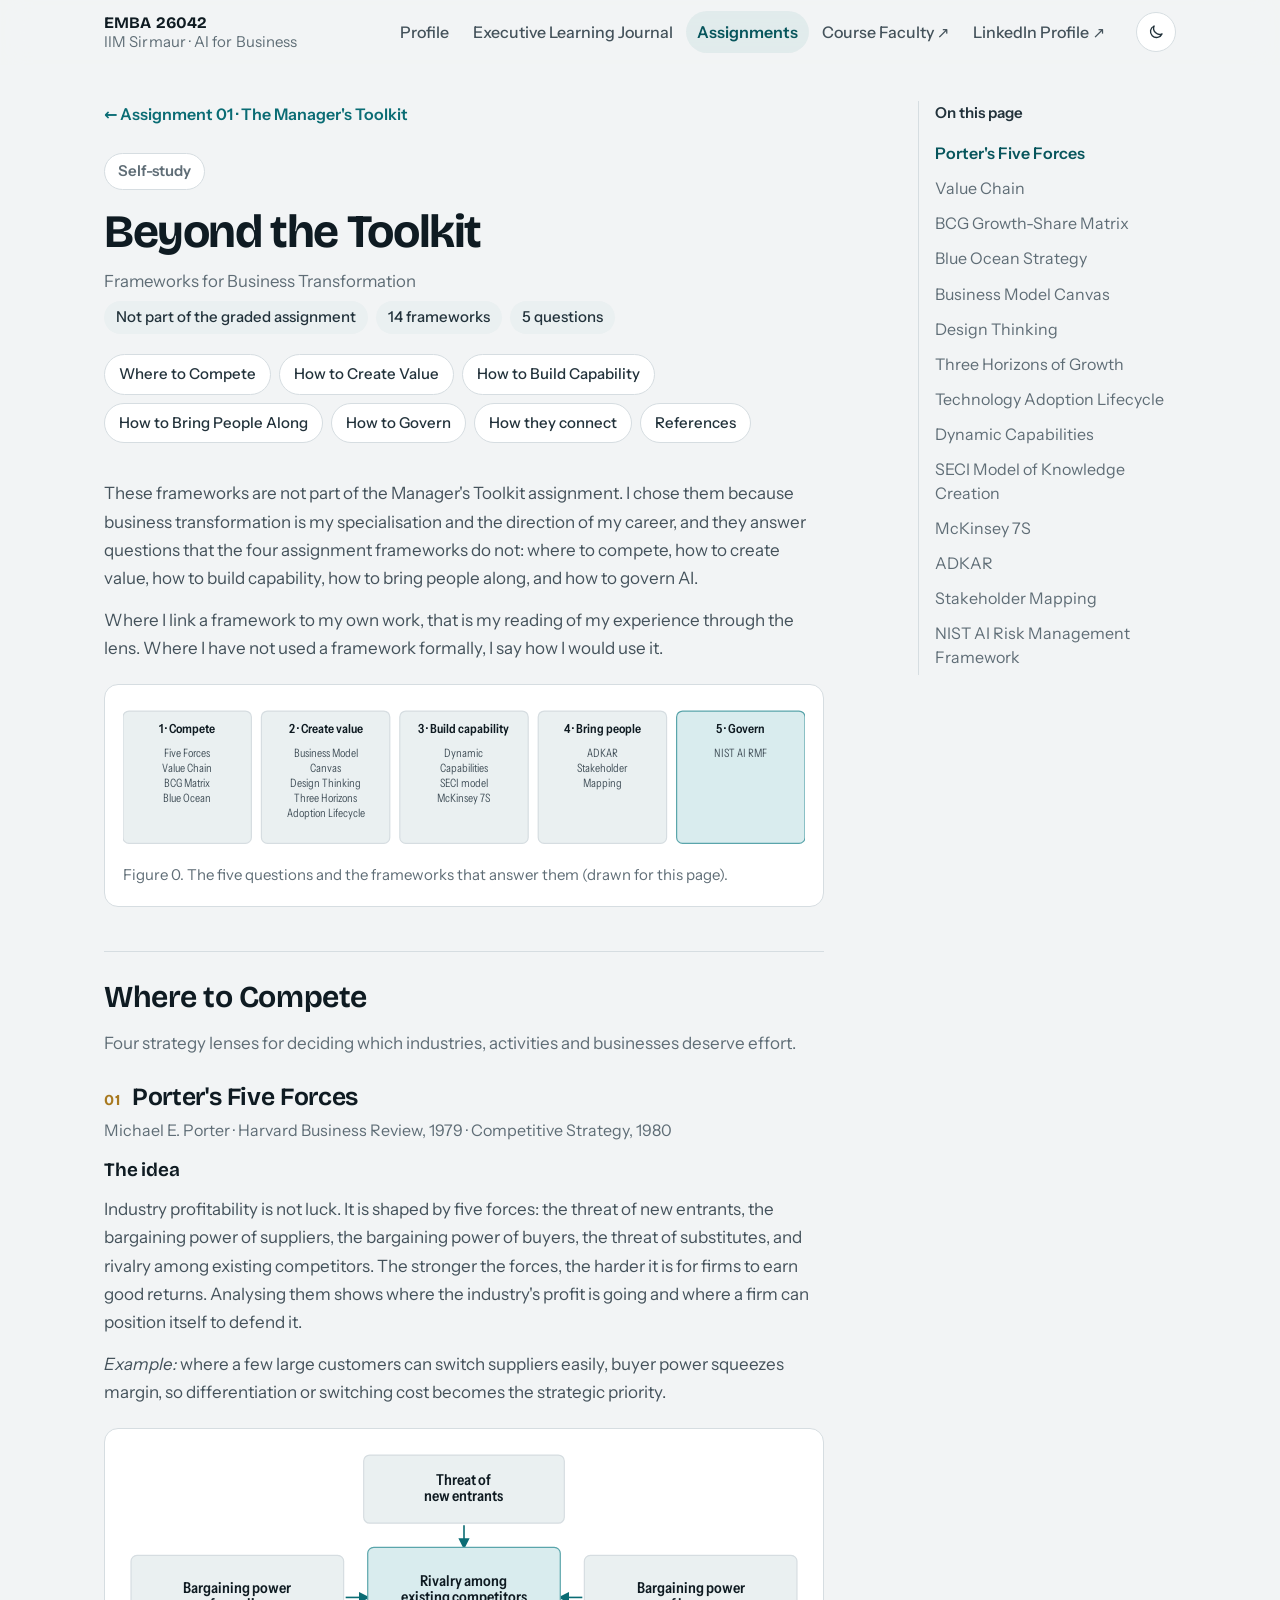
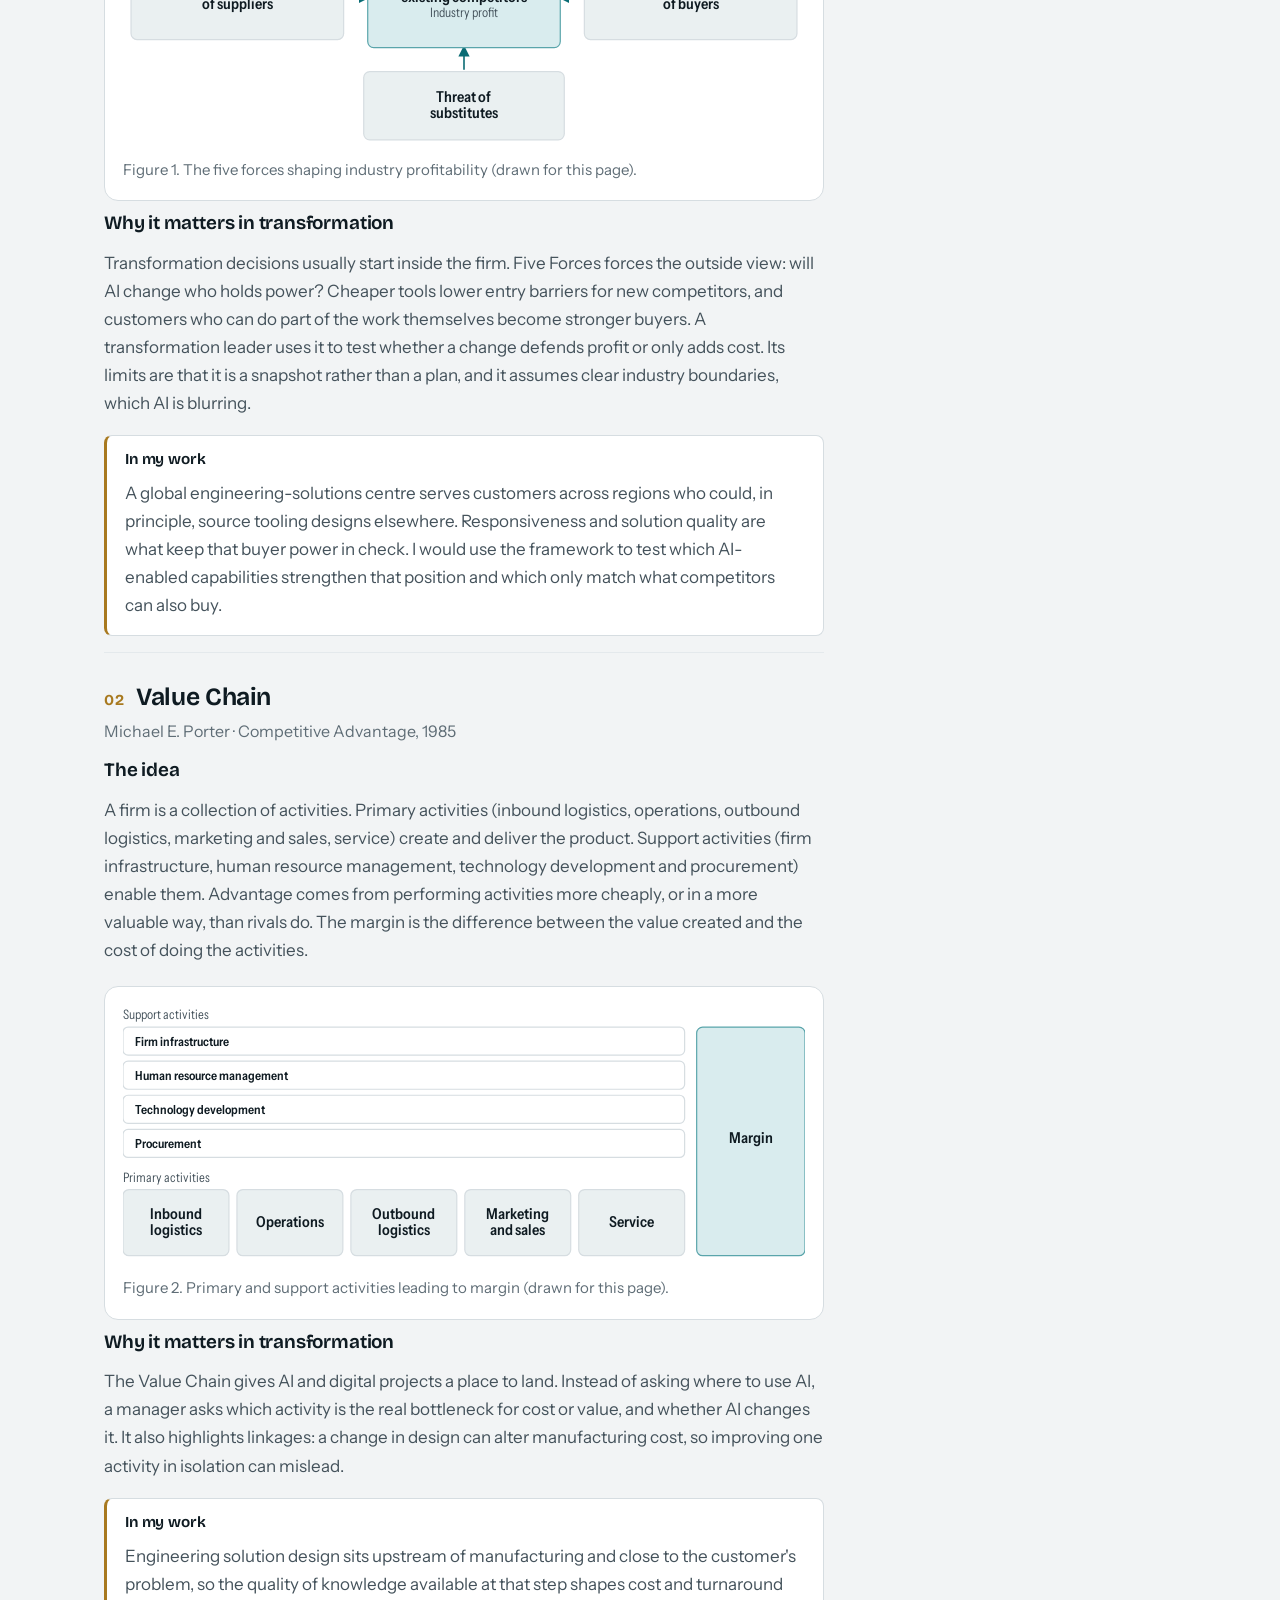
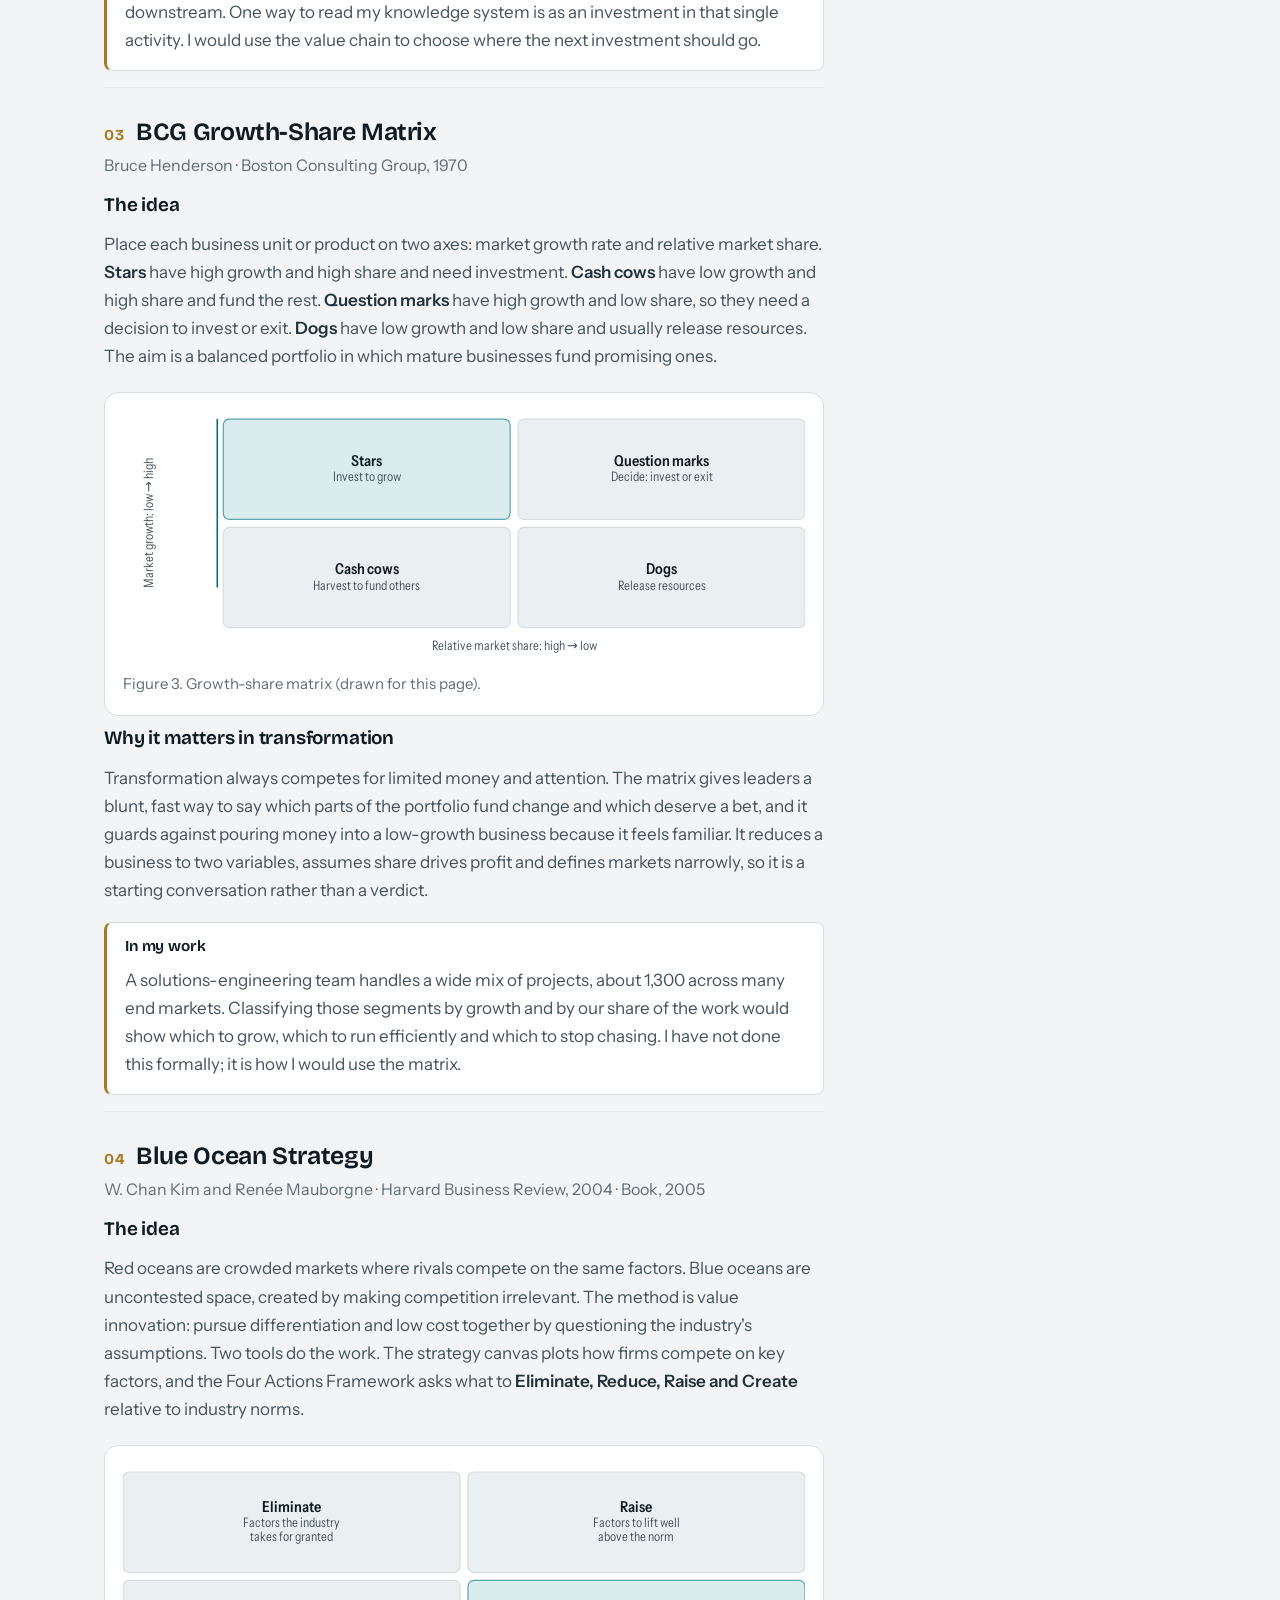
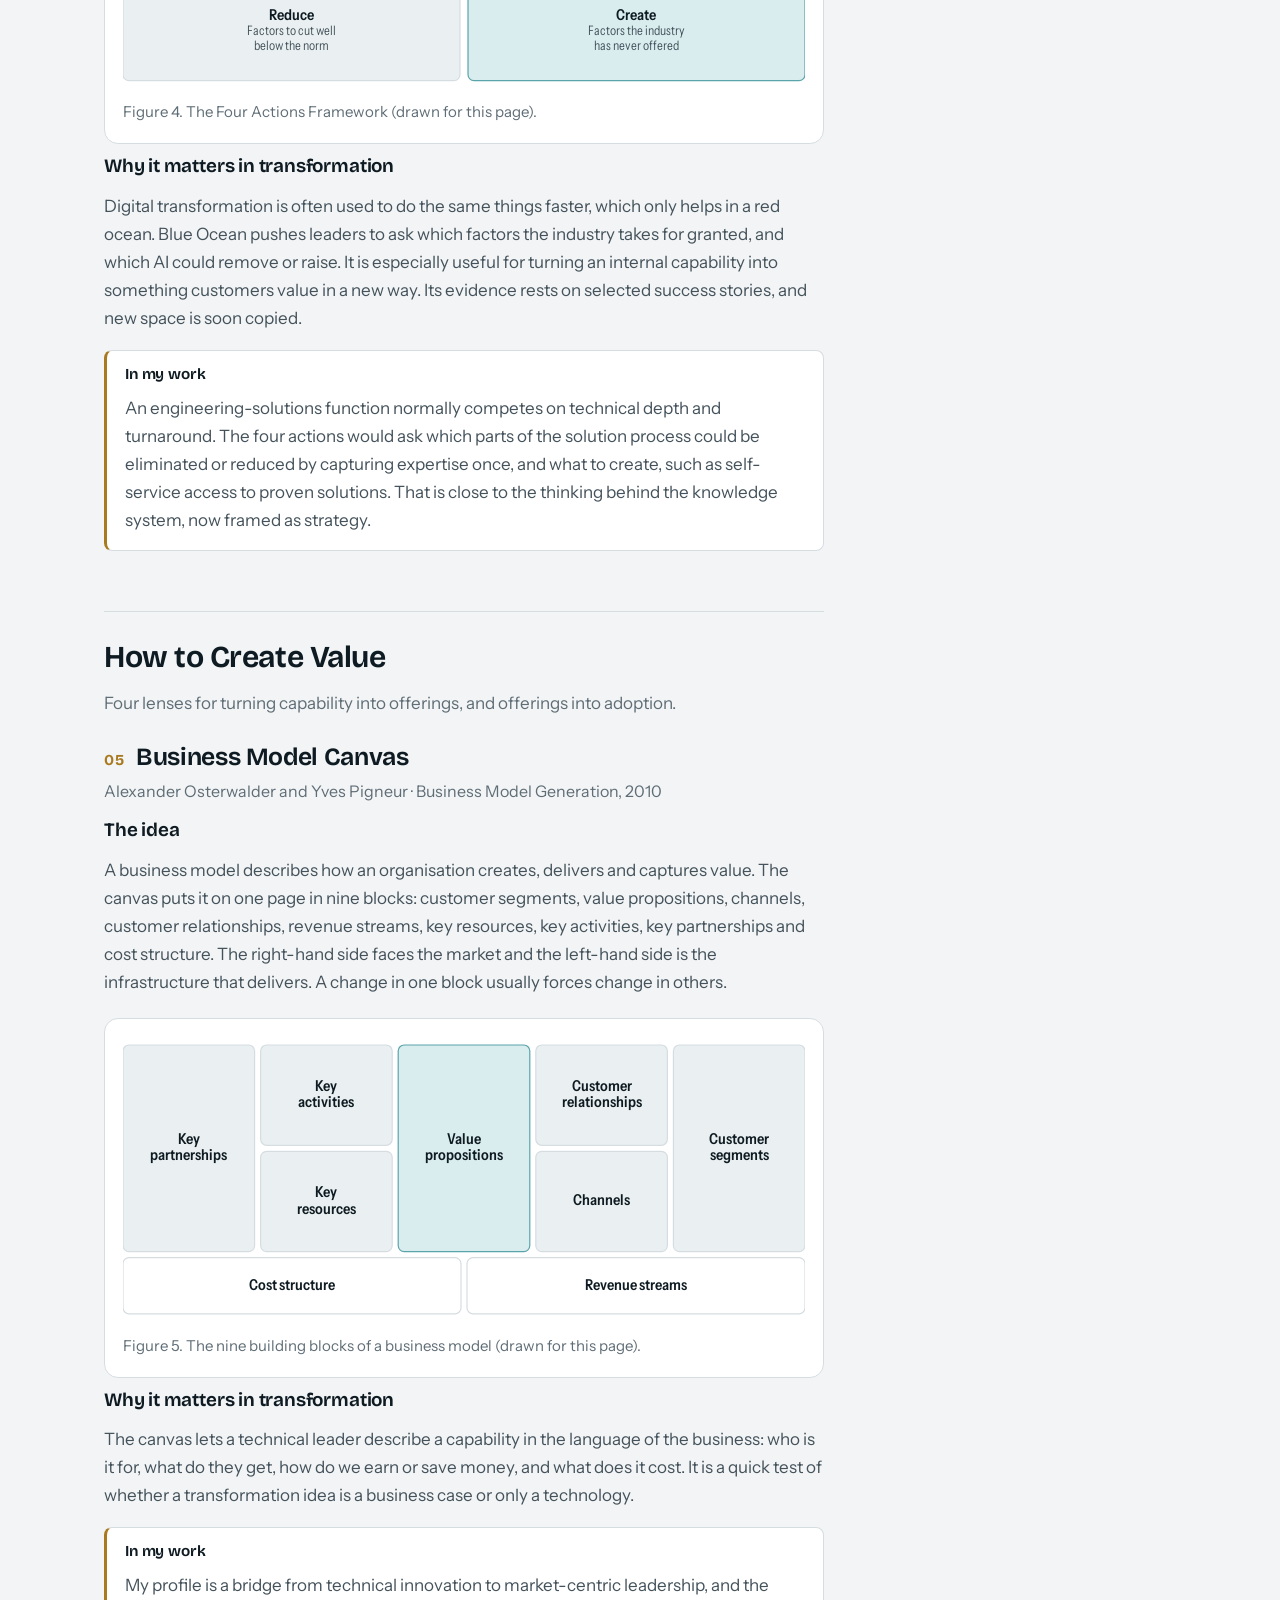
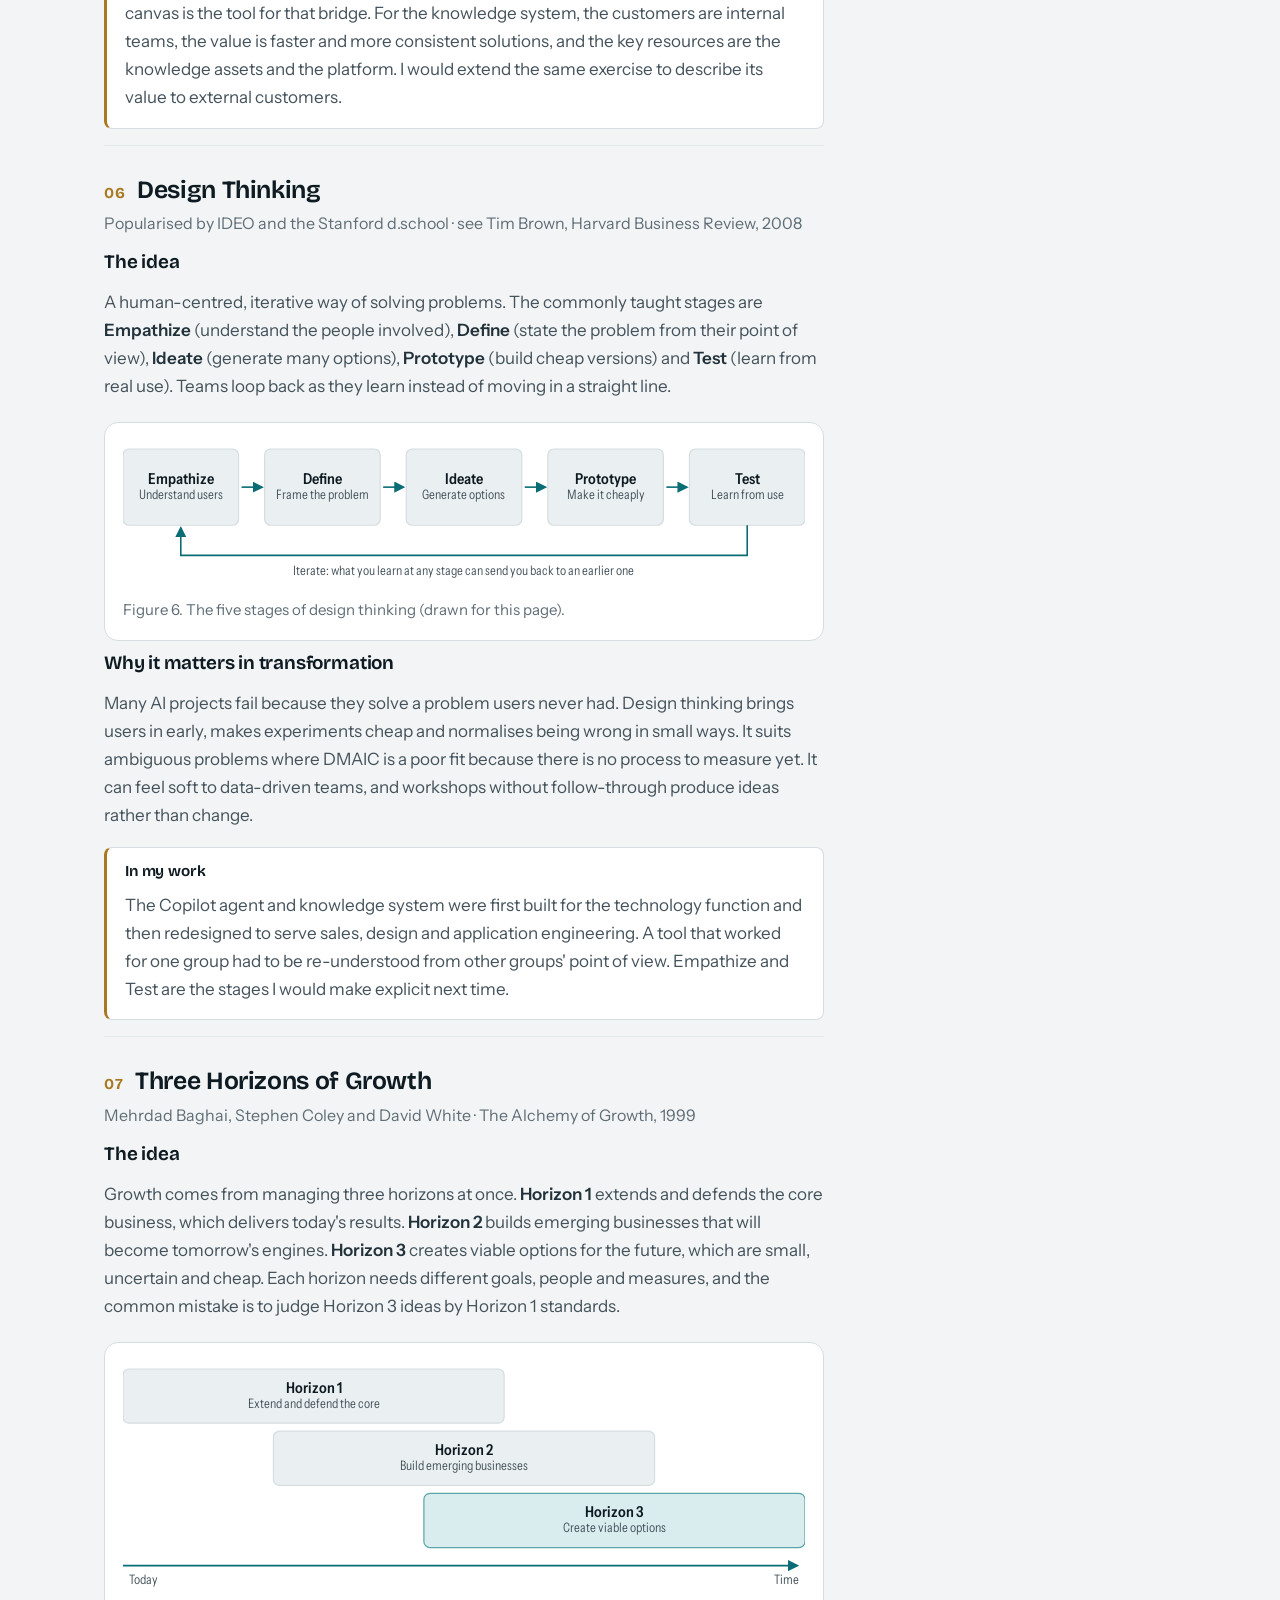
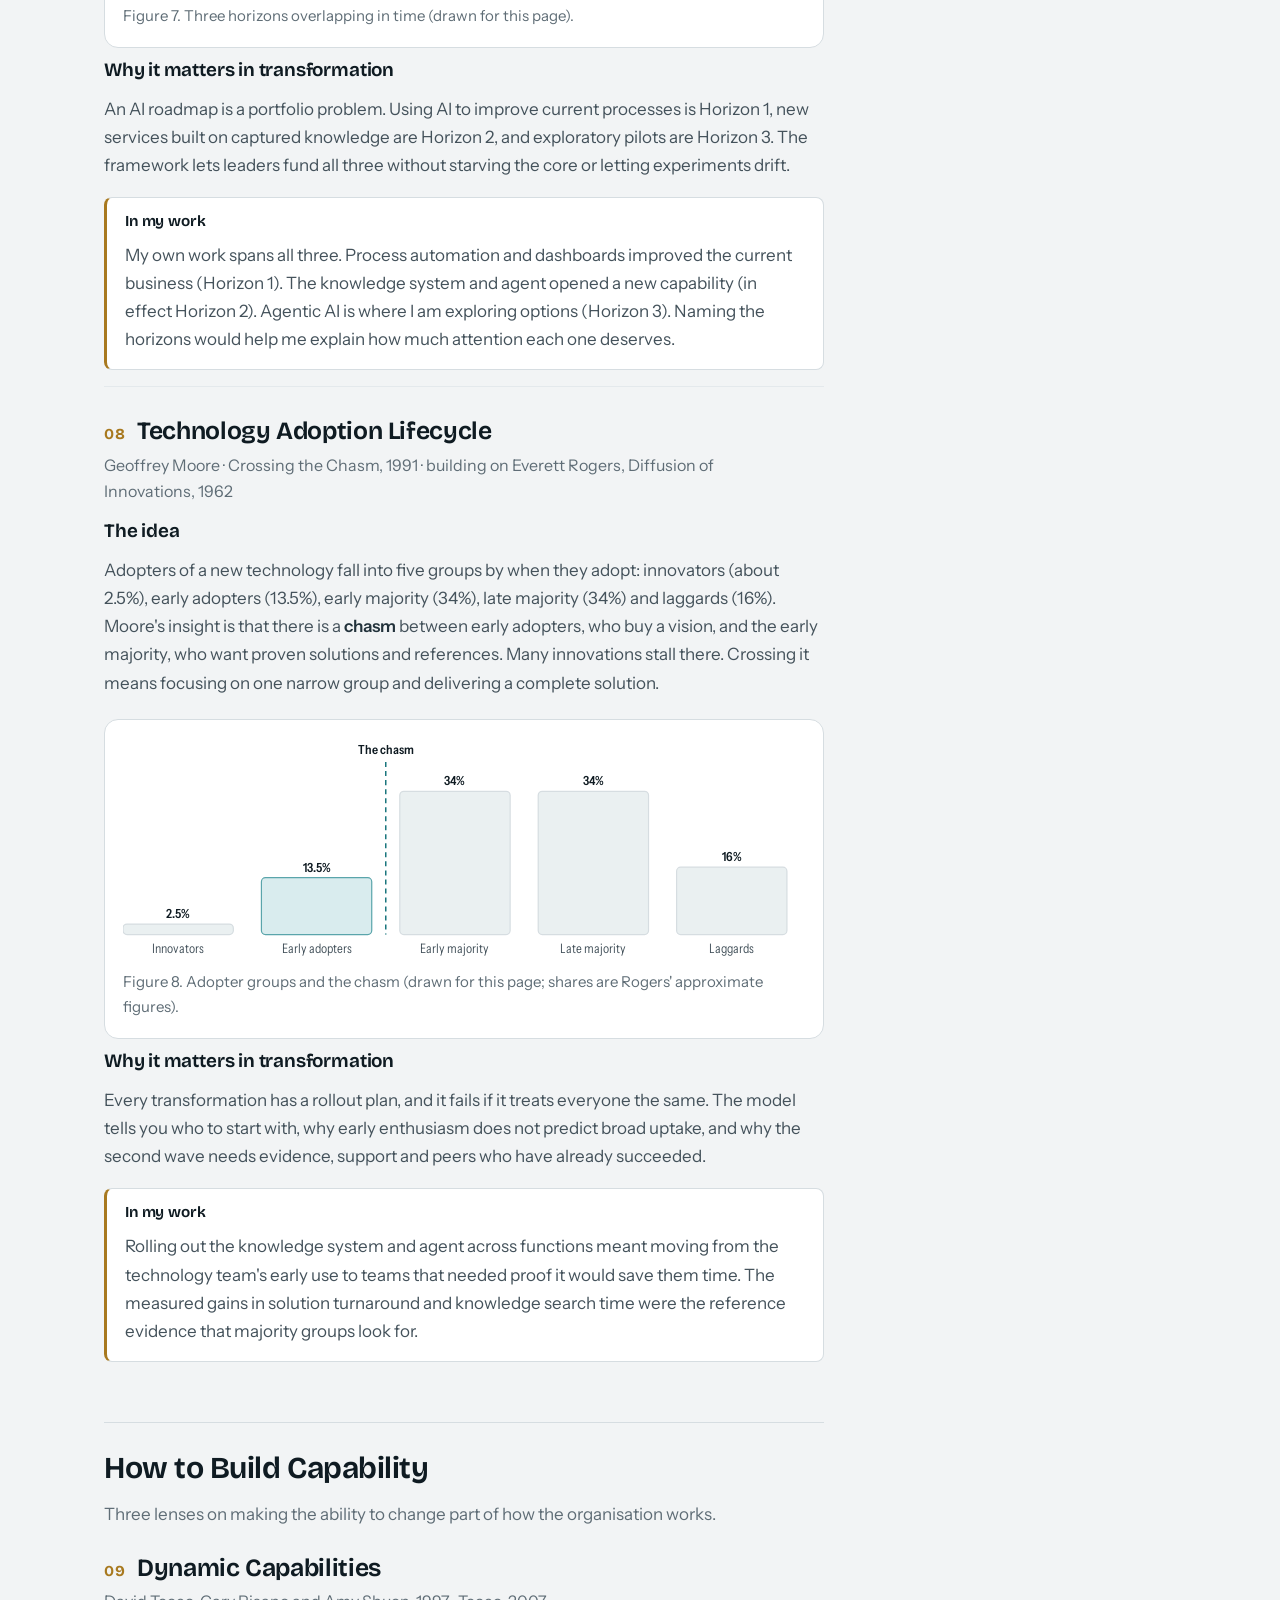
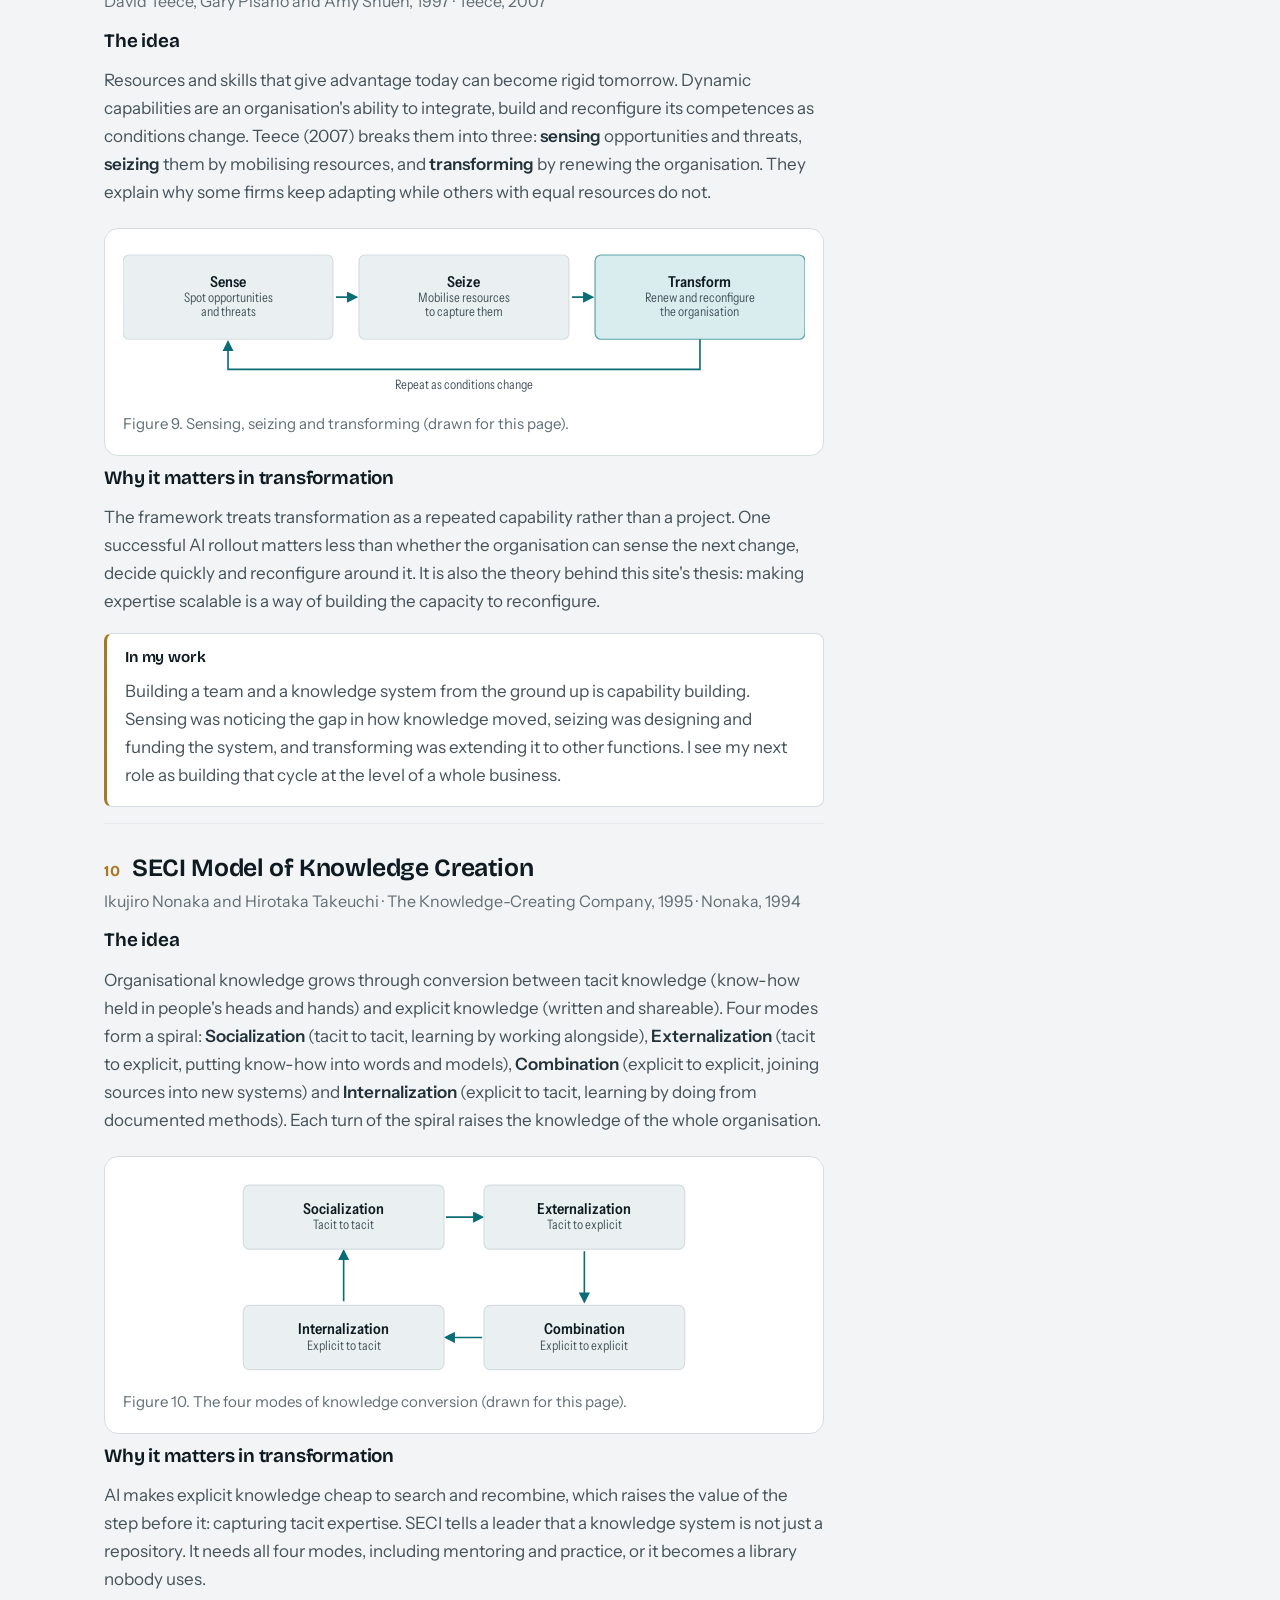
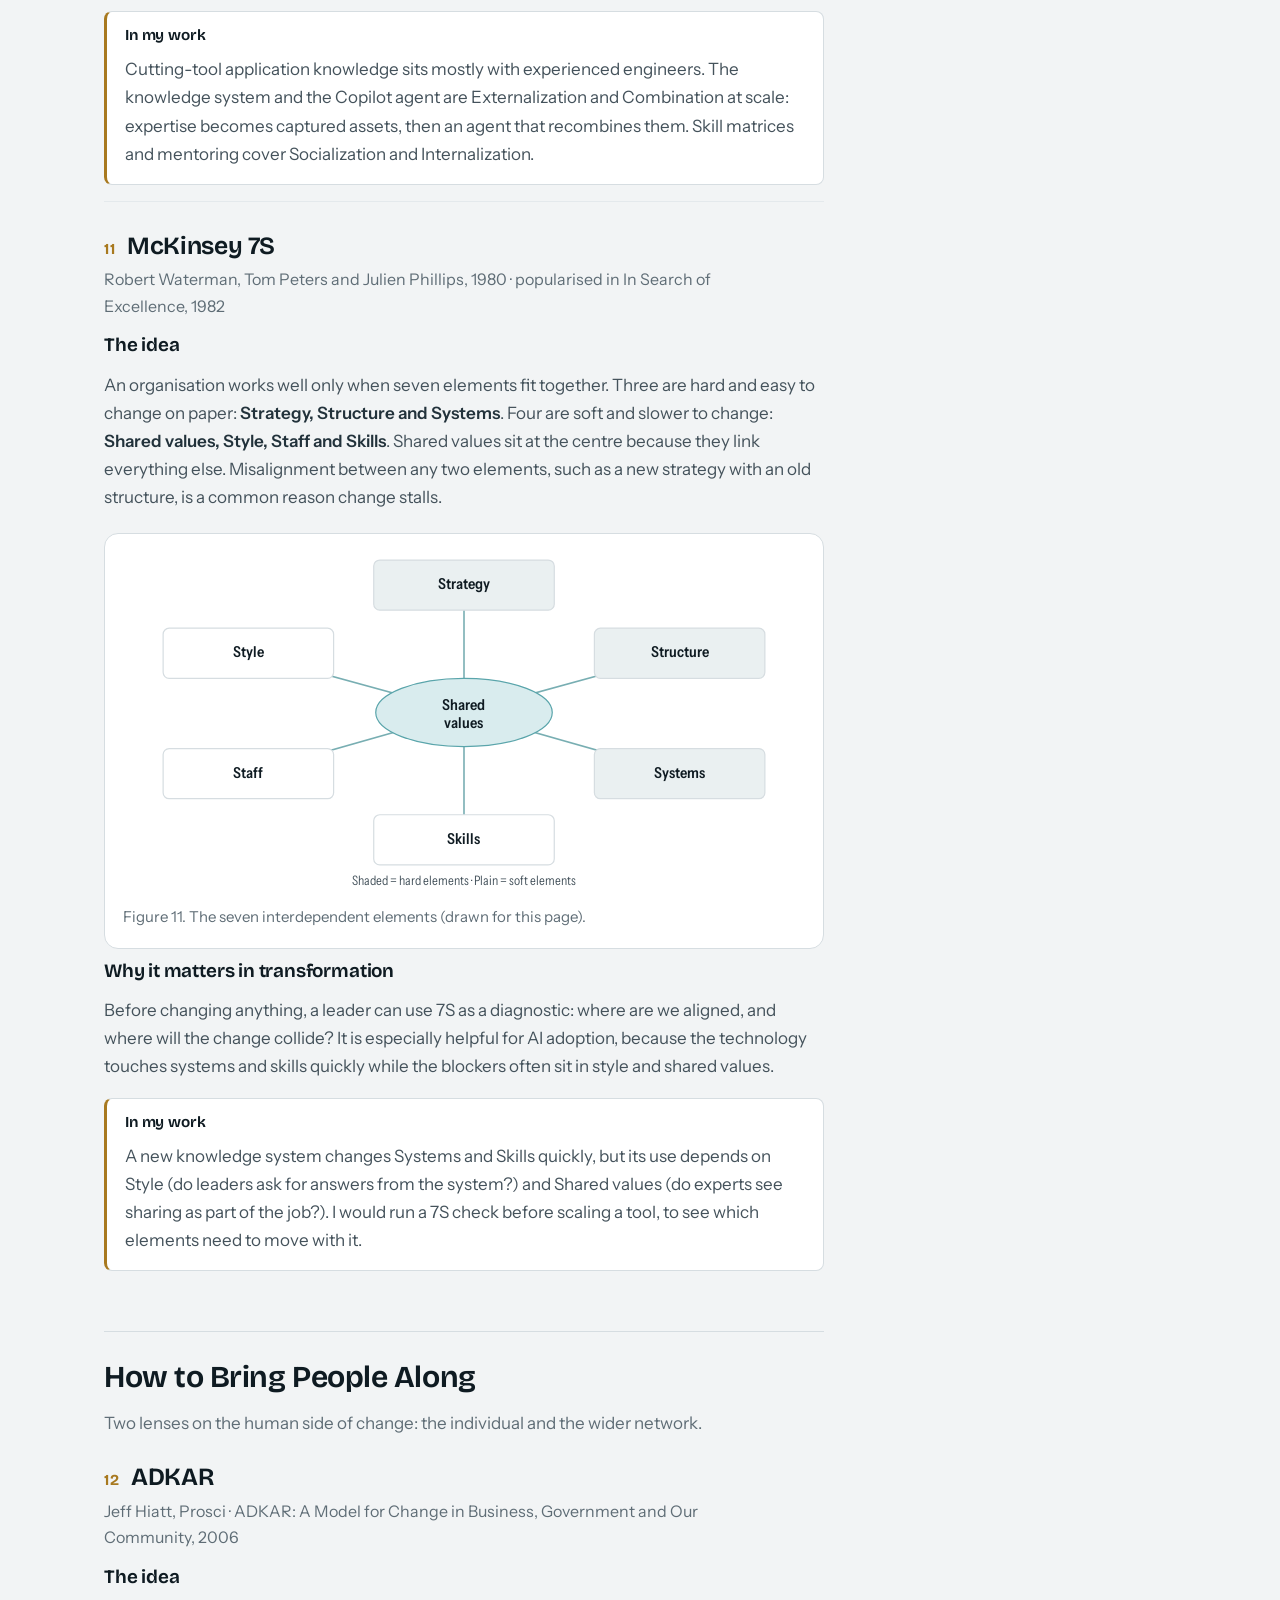
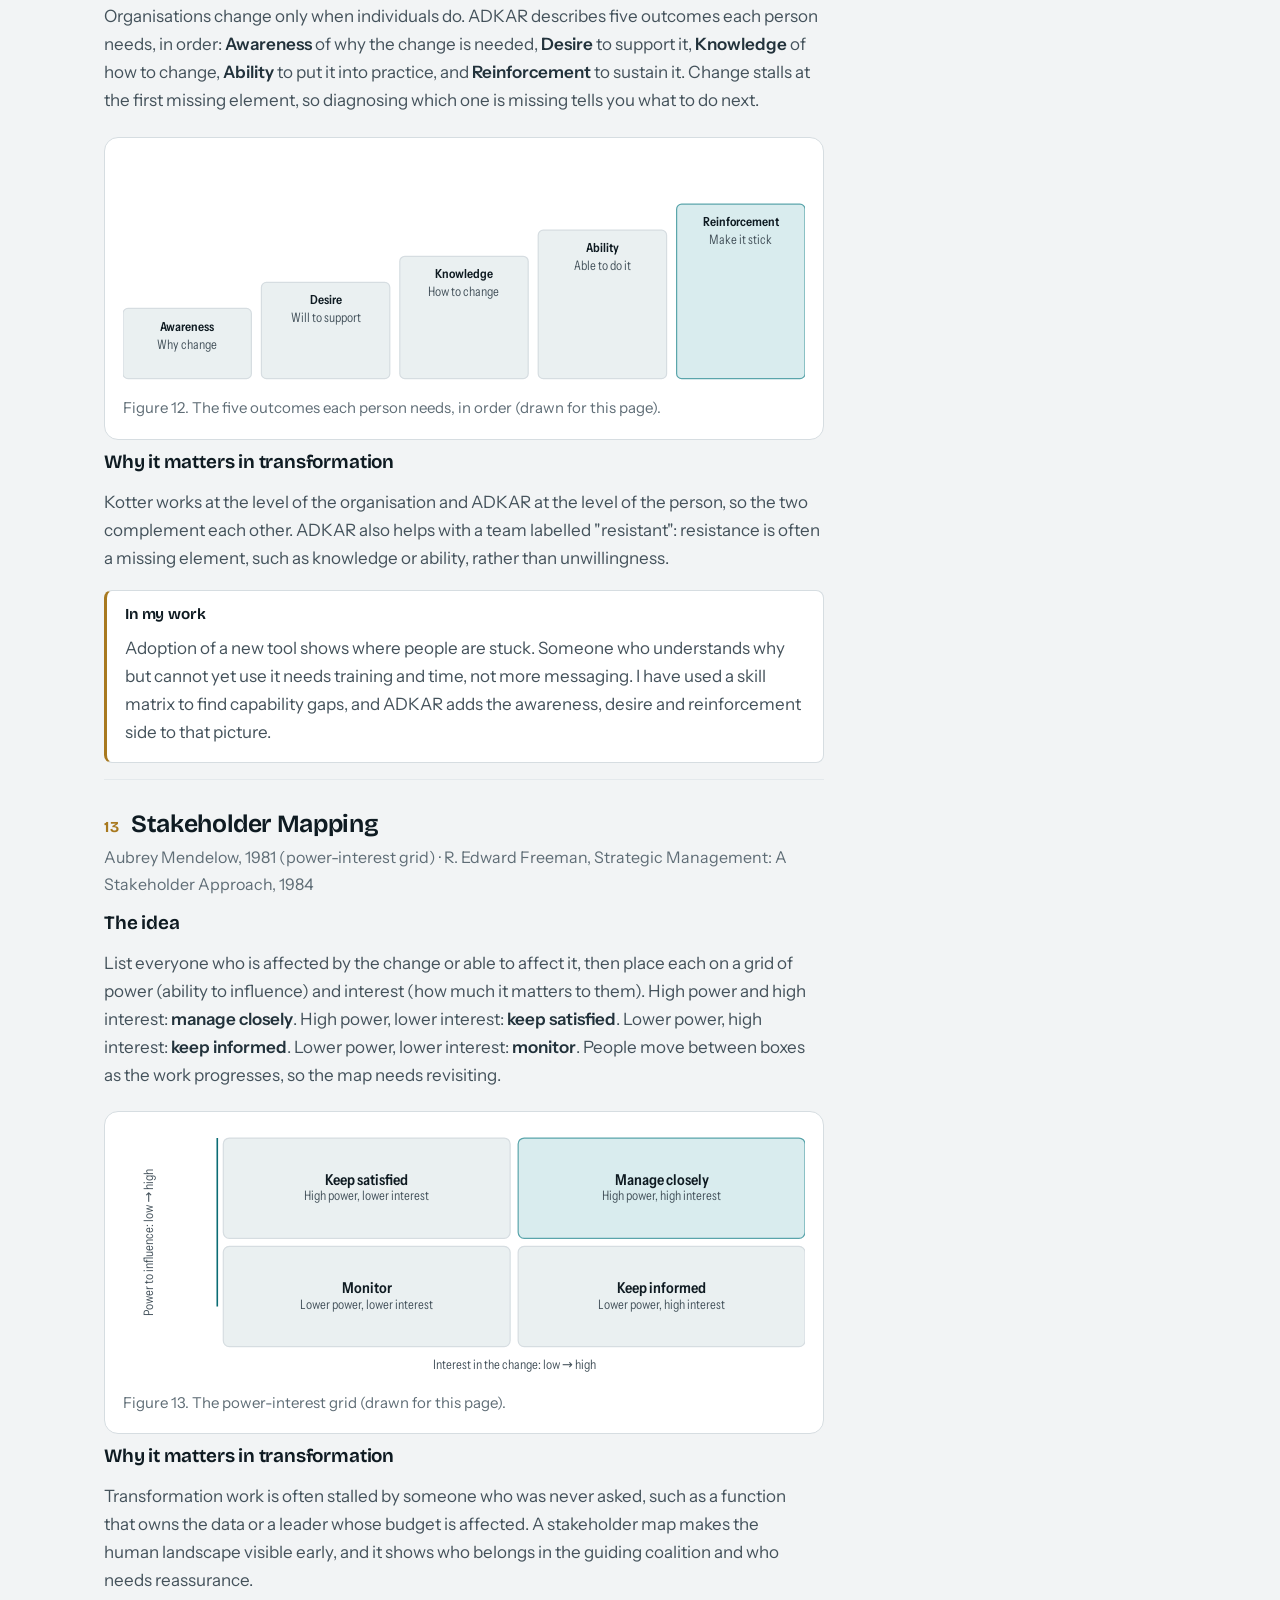
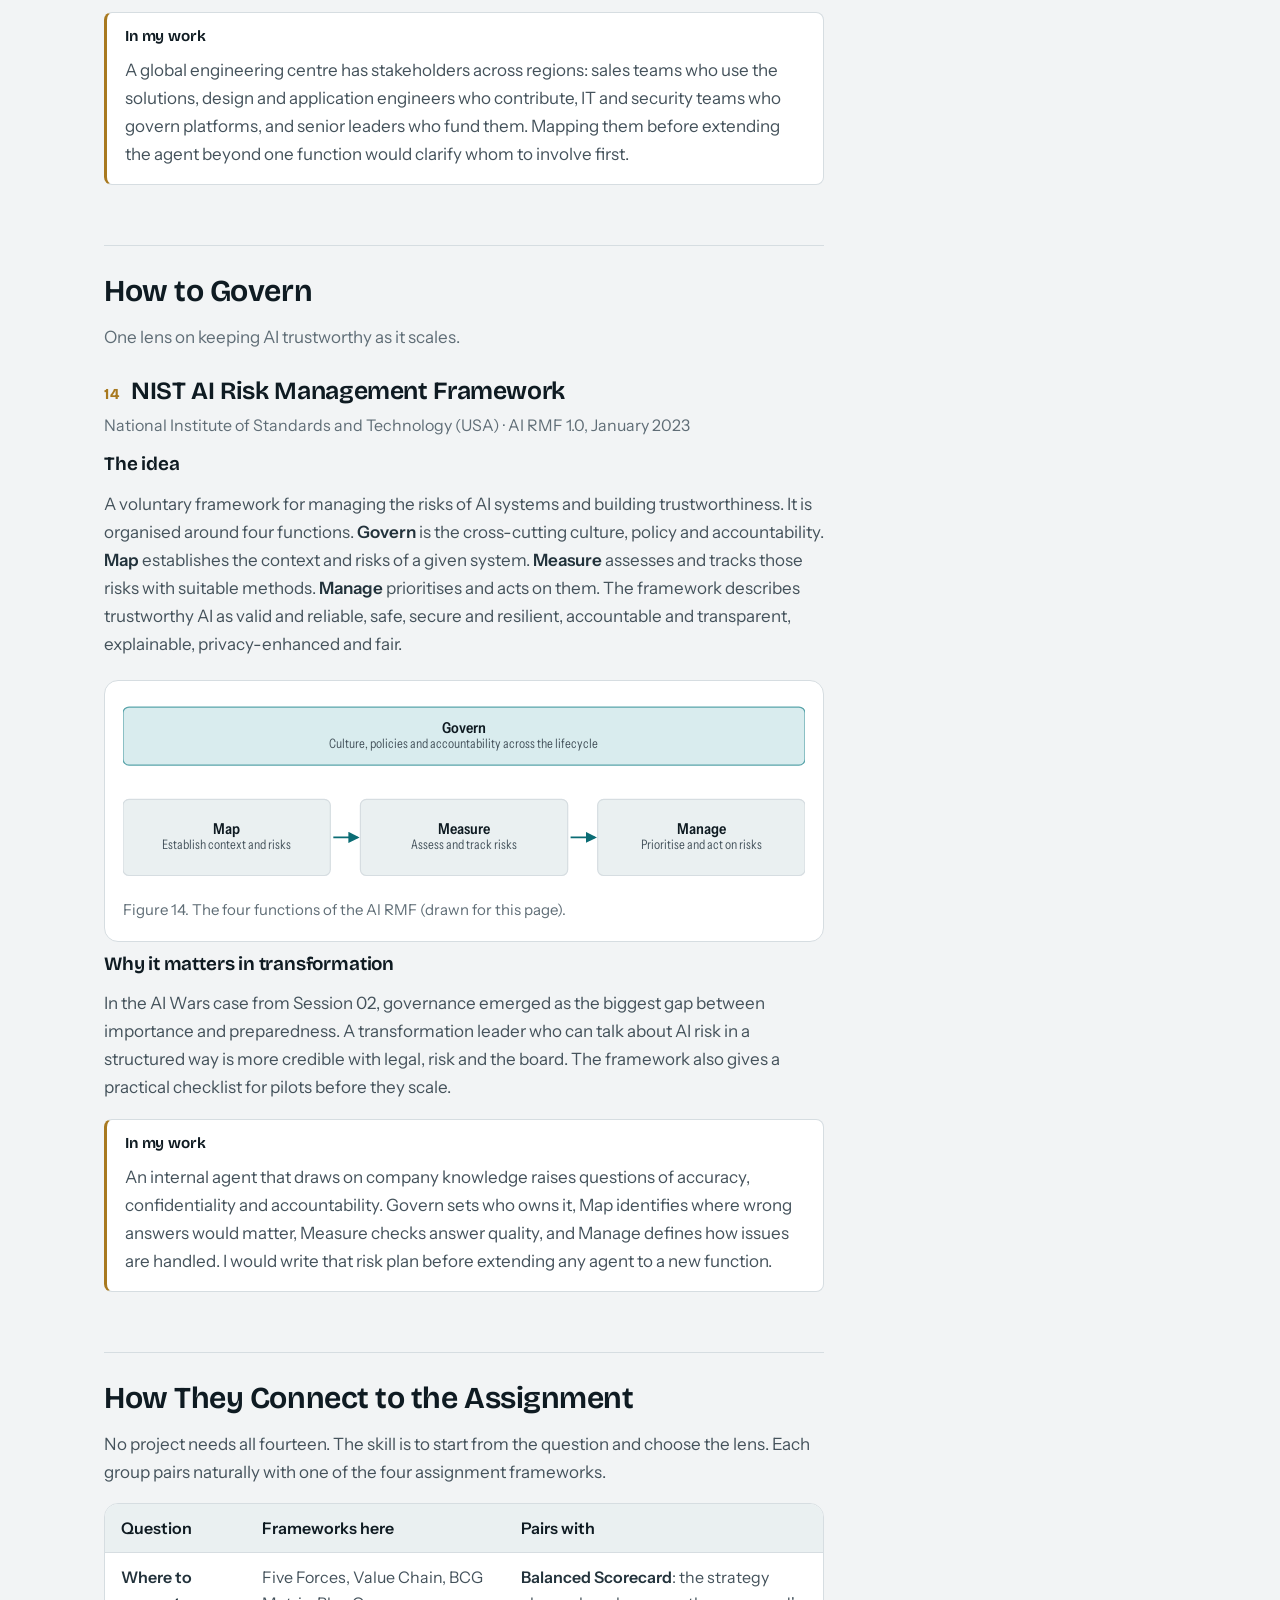
<file: extras/beyond-the-toolkit.html>
<!DOCTYPE html>
<html lang="en">
<head>
<meta charset="UTF-8">
<meta name="viewport" content="width=device-width, initial-scale=1.0">
<title>Beyond the Toolkit — Frameworks for Business Transformation · EMBA26042</title>
<meta name="description" content="Fourteen frameworks for business transformation beyond the Manager's Toolkit assignment: strategy, value creation, capability, people and AI governance.">
<script>try{var t=localStorage.getItem("emba-theme");if(t)document.documentElement.setAttribute("data-theme",t)}catch(e){}</script>
<link rel="stylesheet" href="../style.css">
</head>
<body class="page-article">

<a class="skip-link" href="#main">Skip to content</a>
<header class="site-header" id="siteHeader">
  <div class="site-header-inner">
    <a class="brand" href="/" aria-label="EMBA26042 home">
            <span class="masthead"><strong>EMBA 26042</strong><span>IIM Sirmaur · AI for Business</span></span>
    </a>
    <nav class="top-nav" id="topNav" aria-label="Main">
      <a href="/#profile">Profile</a>
      <a href="/#log">Executive Learning Journal</a>
      <a href="/#assignments">Assignments</a>
      <a href="https://embaaib.netlify.app/" target="_blank" rel="noopener">Course Faculty<span class="arrow">↗</span></a>
      <a href="https://linkedin.com/in/pratap-nayak" target="_blank" rel="noopener">LinkedIn Profile<span class="arrow">↗</span></a>
    </nav>
    <button class="icon-btn" id="themeToggle" type="button" aria-label="Switch theme">
      <svg class="icon-moon" viewBox="0 0 24 24" fill="none" stroke="currentColor" stroke-width="1.8" stroke-linecap="round" stroke-linejoin="round" aria-hidden="true"><path d="M20 14.5A8 8 0 0 1 9.5 4 8 8 0 1 0 20 14.5Z"/></svg>
      <svg class="icon-sun" viewBox="0 0 24 24" fill="none" stroke="currentColor" stroke-width="1.8" stroke-linecap="round" aria-hidden="true"><circle cx="12" cy="12" r="4"/><path d="M12 2.5v2.2M12 19.3v2.2M2.5 12h2.2M19.3 12h2.2M5.3 5.3l1.6 1.6M17.1 17.1l1.6 1.6M5.3 18.7l1.6-1.6M17.1 6.9l1.6-1.6"/></svg>
    </button>
    <button class="icon-btn" id="menuToggle" type="button" aria-label="Menu" aria-expanded="false" aria-controls="topNav">
      <svg viewBox="0 0 24 24" fill="none" stroke="currentColor" stroke-width="1.8" stroke-linecap="round" aria-hidden="true"><path d="M4 7h16M4 12h16M4 17h16"/></svg>
    </button>
  </div>
  <div class="progress" aria-hidden="true"></div>
</header>

<div class="wrap">
<div class="layout"><main class="content" id="main">
  <p class="crumb"><a href="/assignments/manager-toolkit">← Assignment 01 · The Manager's Toolkit</a></p>

  <p class="session-label" style="display:block;margin-bottom:4px;">Self-study</p>
  <h1 class="sub-title" style="font-size:1.9rem;">Beyond the Toolkit</h1>
  <p class="fw-meta" style="font-size:1.05rem;margin-top:0;">Frameworks for Business Transformation</p>
  <p class="session-meta"><span>Not part of the graded assignment</span><span>14 frameworks</span><span>5 questions</span></p>

  <nav class="chips" aria-label="On this page"><a href="#g-compete">Where to Compete</a><a href="#g-create">How to Create Value</a><a href="#g-capability">How to Build Capability</a><a href="#g-people">How to Bring People Along</a><a href="#g-govern">How to Govern</a><a href="#connect">How they connect</a><a href="#refs">References</a></nav>

  <section id="intro" class="unnumbered">
    <div class="body-inset">
      <p>These frameworks are not part of the Manager's Toolkit assignment. I chose them because business transformation is my specialisation and the direction of my career, and they answer questions that the four assignment frameworks do not: where to compete, how to create value, how to build capability, how to bring people along, and how to govern AI.</p>
      <p>Where I link a framework to my own work, that is my reading of my experience through the lens. Where I have not used a framework formally, I say how I would use it.</p>
      <figure class="fw-fig"><svg viewBox="0 0 680 150" role="img" aria-label="Five questions of transformation and the frameworks that answer each"><defs><marker id="mj" viewBox="0 0 10 10" refX="8" refY="5" markerWidth="7" markerHeight="7" orient="auto"><path d="M0,0 L10,5 L0,10 z" class="sv-arrow"/></marker></defs><rect class="sv-box" x="0" y="8" width="128" height="132" rx="6"/><text class="sv-t" x="64.0" y="30.0" text-anchor="middle" style="font-size:12.5px">1 · Compete</text><text class="sv-s" x="64.0" y="54.0" text-anchor="middle" style="font-size:11.5px">Five Forces</text><text class="sv-s" x="64.0" y="69.0" text-anchor="middle" style="font-size:11.5px">Value Chain</text><text class="sv-s" x="64.0" y="84.0" text-anchor="middle" style="font-size:11.5px">BCG Matrix</text><text class="sv-s" x="64.0" y="99.0" text-anchor="middle" style="font-size:11.5px">Blue Ocean</text><rect class="sv-box" x="138" y="8" width="128" height="132" rx="6"/><text class="sv-t" x="202.0" y="30.0" text-anchor="middle" style="font-size:12.5px">2 · Create value</text><text class="sv-s" x="202.0" y="54.0" text-anchor="middle" style="font-size:11.5px">Business Model</text><text class="sv-s" x="202.0" y="69.0" text-anchor="middle" style="font-size:11.5px">Canvas</text><text class="sv-s" x="202.0" y="84.0" text-anchor="middle" style="font-size:11.5px">Design Thinking</text><text class="sv-s" x="202.0" y="99.0" text-anchor="middle" style="font-size:11.5px">Three Horizons</text><text class="sv-s" x="202.0" y="114.0" text-anchor="middle" style="font-size:11.5px">Adoption Lifecycle</text><rect class="sv-box" x="276" y="8" width="128" height="132" rx="6"/><text class="sv-t" x="340.0" y="30.0" text-anchor="middle" style="font-size:12.5px">3 · Build capability</text><text class="sv-s" x="340.0" y="54.0" text-anchor="middle" style="font-size:11.5px">Dynamic</text><text class="sv-s" x="340.0" y="69.0" text-anchor="middle" style="font-size:11.5px">Capabilities</text><text class="sv-s" x="340.0" y="84.0" text-anchor="middle" style="font-size:11.5px">SECI model</text><text class="sv-s" x="340.0" y="99.0" text-anchor="middle" style="font-size:11.5px">McKinsey 7S</text><rect class="sv-box" x="414" y="8" width="128" height="132" rx="6"/><text class="sv-t" x="478.0" y="30.0" text-anchor="middle" style="font-size:12.5px">4 · Bring people</text><text class="sv-s" x="478.0" y="54.0" text-anchor="middle" style="font-size:11.5px">ADKAR</text><text class="sv-s" x="478.0" y="69.0" text-anchor="middle" style="font-size:11.5px">Stakeholder</text><text class="sv-s" x="478.0" y="84.0" text-anchor="middle" style="font-size:11.5px">Mapping</text><rect class="sv-box sv-accent" x="552" y="8" width="128" height="132" rx="6"/><text class="sv-t" x="616.0" y="30.0" text-anchor="middle" style="font-size:12.5px">5 · Govern</text><text class="sv-s" x="616.0" y="54.0" text-anchor="middle" style="font-size:11.5px">NIST AI RMF</text></svg><figcaption>Figure 0. The five questions and the frameworks that answer them (drawn for this page).</figcaption></figure>
    </div>
  </section>

  <section id="g-compete" class="unnumbered">
    <div class="section-head-plain"><h2>Where to Compete</h2></div>
    <div class="body-inset">
      <p class="group-intro">Four strategy lenses for deciding which industries, activities and businesses deserve effort.</p>
    <article class="fw-block" id="ff">
      <h3 class="fw-title"><span class="fw-no">01</span>Porter's Five Forces</h3>
      <p class="fw-meta">Michael E. Porter · Harvard Business Review, 1979 · Competitive Strategy, 1980</p>
      <p class="mini-h">The idea</p>
      <p>Industry profitability is not luck. It is shaped by five forces: the threat of new entrants, the bargaining power of suppliers, the bargaining power of buyers, the threat of substitutes, and rivalry among existing competitors. The stronger the forces, the harder it is for firms to earn good returns. Analysing them shows where the industry's profit is going and where a firm can position itself to defend it.</p><p><em>Example:</em> where a few large customers can switch suppliers easily, buyer power squeezes margin, so differentiation or switching cost becomes the strategic priority.</p>
      <figure class="fw-fig"><svg viewBox="0 0 680 300" role="img" aria-label="Porter's Five Forces: four forces pressing on competitive rivalry"><defs><marker id="mff" viewBox="0 0 10 10" refX="8" refY="5" markerWidth="7" markerHeight="7" orient="auto"><path d="M0,0 L10,5 L0,10 z" class="sv-arrow"/></marker></defs><g class="sv-line"><line x1="340.0" y1="78.0" x2="340.0" y2="100.0" marker-end="url(#mff)"/><line x1="340.0" y1="222.0" x2="340.0" y2="200.0" marker-end="url(#mff)"/><line x1="222.0" y1="150.0" x2="244.0" y2="150.0" marker-end="url(#mff)"/><line x1="458.0" y1="150.0" x2="436.0" y2="150.0" marker-end="url(#mff)"/></g><rect class="sv-box sv-accent" x="244.0" y="100.0" width="192.0" height="100.0" rx="6"/><text class="sv-t" x="340.0" y="139.0" text-anchor="middle" >Rivalry among</text><text class="sv-t" x="340.0" y="155.0" text-anchor="middle" >existing competitors</text><text class="sv-s" x="340.0" y="170.0" text-anchor="middle" >Industry profit</text><rect class="sv-box" x="240.0" y="8.0" width="200.0" height="68.0" rx="6"/><text class="sv-t" x="340.0" y="38.0" text-anchor="middle" >Threat of</text><text class="sv-t" x="340.0" y="54.0" text-anchor="middle" >new entrants</text><rect class="sv-box" x="240.0" y="224.0" width="200.0" height="68.0" rx="6"/><text class="sv-t" x="340.0" y="254.0" text-anchor="middle" >Threat of</text><text class="sv-t" x="340.0" y="270.0" text-anchor="middle" >substitutes</text><rect class="sv-box" x="8.0" y="108.0" width="212.0" height="84.0" rx="6"/><text class="sv-t" x="114.0" y="146.0" text-anchor="middle" >Bargaining power</text><text class="sv-t" x="114.0" y="162.0" text-anchor="middle" >of suppliers</text><rect class="sv-box" x="460.0" y="108.0" width="212.0" height="84.0" rx="6"/><text class="sv-t" x="566.0" y="146.0" text-anchor="middle" >Bargaining power</text><text class="sv-t" x="566.0" y="162.0" text-anchor="middle" >of buyers</text></svg><figcaption>Figure 1. The five forces shaping industry profitability (drawn for this page).</figcaption></figure>
      <p class="mini-h">Why it matters in transformation</p>
      <p>Transformation decisions usually start inside the firm. Five Forces forces the outside view: will AI change who holds power? Cheaper tools lower entry barriers for new competitors, and customers who can do part of the work themselves become stronger buyers. A transformation leader uses it to test whether a change defends profit or only adds cost. Its limits are that it is a snapshot rather than a plan, and it assumes clear industry boundaries, which AI is blurring.</p>
      <div class="in-my-work"><p class="mini-h" style="margin-top:0">In my work</p><p>A global engineering-solutions centre serves customers across regions who could, in principle, source tooling designs elsewhere. Responsiveness and solution quality are what keep that buyer power in check. I would use the framework to test which AI-enabled capabilities strengthen that position and which only match what competitors can also buy.</p></div>
    </article>
    <article class="fw-block" id="vc">
      <h3 class="fw-title"><span class="fw-no">02</span>Value Chain</h3>
      <p class="fw-meta">Michael E. Porter · Competitive Advantage, 1985</p>
      <p class="mini-h">The idea</p>
      <p>A firm is a collection of activities. Primary activities (inbound logistics, operations, outbound logistics, marketing and sales, service) create and deliver the product. Support activities (firm infrastructure, human resource management, technology development and procurement) enable them. Advantage comes from performing activities more cheaply, or in a more valuable way, than rivals do. The margin is the difference between the value created and the cost of doing the activities.</p>
      <figure class="fw-fig"><svg viewBox="0 0 680 260" role="img" aria-label="Porter's Value Chain: support and primary activities leading to margin"><defs><marker id="mvc" viewBox="0 0 10 10" refX="8" refY="5" markerWidth="7" markerHeight="7" orient="auto"><path d="M0,0 L10,5 L0,10 z" class="sv-arrow"/></marker></defs><text class="sv-s" x="0.0" y="14.0" text-anchor="start" >Support activities</text><rect class="sv-box sv-alt" x="0" y="22" width="560" height="28" rx="5"/><text class="sv-t" x="12.0" y="41.0" text-anchor="start" style="font-size:12.5px">Firm infrastructure</text><rect class="sv-box sv-alt" x="0" y="56" width="560" height="28" rx="5"/><text class="sv-t" x="12.0" y="75.0" text-anchor="start" style="font-size:12.5px">Human resource management</text><rect class="sv-box sv-alt" x="0" y="90" width="560" height="28" rx="5"/><text class="sv-t" x="12.0" y="109.0" text-anchor="start" style="font-size:12.5px">Technology development</text><rect class="sv-box sv-alt" x="0" y="124" width="560" height="28" rx="5"/><text class="sv-t" x="12.0" y="143.0" text-anchor="start" style="font-size:12.5px">Procurement</text><text class="sv-s" x="0.0" y="176.0" text-anchor="start" >Primary activities</text><rect class="sv-box" x="0.0" y="184.0" width="105.6" height="66.0" rx="6"/><text class="sv-t" x="52.8" y="213.0" text-anchor="middle" >Inbound</text><text class="sv-t" x="52.8" y="229.0" text-anchor="middle" >logistics</text><rect class="sv-box" x="113.6" y="184.0" width="105.6" height="66.0" rx="6"/><text class="sv-t" x="166.4" y="221.0" text-anchor="middle" >Operations</text><rect class="sv-box" x="227.2" y="184.0" width="105.6" height="66.0" rx="6"/><text class="sv-t" x="280.0" y="213.0" text-anchor="middle" >Outbound</text><text class="sv-t" x="280.0" y="229.0" text-anchor="middle" >logistics</text><rect class="sv-box" x="340.8" y="184.0" width="105.6" height="66.0" rx="6"/><text class="sv-t" x="393.6" y="213.0" text-anchor="middle" >Marketing</text><text class="sv-t" x="393.6" y="229.0" text-anchor="middle" >and sales</text><rect class="sv-box" x="454.4" y="184.0" width="105.6" height="66.0" rx="6"/><text class="sv-t" x="507.2" y="221.0" text-anchor="middle" >Service</text><rect class="sv-box sv-accent" x="572" y="22" width="108" height="228" rx="6"/><text class="sv-t" x="626.0" y="138.0" text-anchor="middle" >Margin</text></svg><figcaption>Figure 2. Primary and support activities leading to margin (drawn for this page).</figcaption></figure>
      <p class="mini-h">Why it matters in transformation</p>
      <p>The Value Chain gives AI and digital projects a place to land. Instead of asking where to use AI, a manager asks which activity is the real bottleneck for cost or value, and whether AI changes it. It also highlights linkages: a change in design can alter manufacturing cost, so improving one activity in isolation can mislead.</p>
      <div class="in-my-work"><p class="mini-h" style="margin-top:0">In my work</p><p>Engineering solution design sits upstream of manufacturing and close to the customer's problem, so the quality of knowledge available at that step shapes cost and turnaround downstream. One way to read my knowledge system is as an investment in that single activity. I would use the value chain to choose where the next investment should go.</p></div>
    </article>
    <article class="fw-block" id="bcg">
      <h3 class="fw-title"><span class="fw-no">03</span>BCG Growth-Share Matrix</h3>
      <p class="fw-meta">Bruce Henderson · Boston Consulting Group, 1970</p>
      <p class="mini-h">The idea</p>
      <p>Place each business unit or product on two axes: market growth rate and relative market share. <strong>Stars</strong> have high growth and high share and need investment. <strong>Cash cows</strong> have low growth and high share and fund the rest. <strong>Question marks</strong> have high growth and low share, so they need a decision to invest or exit. <strong>Dogs</strong> have low growth and low share and usually release resources. The aim is a balanced portfolio in which mature businesses fund promising ones.</p>
      <figure class="fw-fig"><svg viewBox="0 0 680 250" role="img" aria-label="BCG growth-share matrix"><defs><marker id="mbcg" viewBox="0 0 10 10" refX="8" refY="5" markerWidth="7" markerHeight="7" orient="auto"><path d="M0,0 L10,5 L0,10 z" class="sv-arrow"/></marker></defs><rect class="sv-box sv-accent" x="100.0" y="8.0" width="286.0" height="100.0" rx="6"/><text class="sv-t" x="243.0" y="55.0" text-anchor="middle" >Stars</text><text class="sv-s" x="243.0" y="70.0" text-anchor="middle" >Invest to grow</text><rect class="sv-box" x="394.0" y="8.0" width="286.0" height="100.0" rx="6"/><text class="sv-t" x="537.0" y="55.0" text-anchor="middle" >Question marks</text><text class="sv-s" x="537.0" y="70.0" text-anchor="middle" >Decide: invest or exit</text><rect class="sv-box" x="100.0" y="116.0" width="286.0" height="100.0" rx="6"/><text class="sv-t" x="243.0" y="163.0" text-anchor="middle" >Cash cows</text><text class="sv-s" x="243.0" y="178.0" text-anchor="middle" >Harvest to fund others</text><rect class="sv-box" x="394.0" y="116.0" width="286.0" height="100.0" rx="6"/><text class="sv-t" x="537.0" y="163.0" text-anchor="middle" >Dogs</text><text class="sv-s" x="537.0" y="178.0" text-anchor="middle" >Release resources</text><g class="sv-line"><line x1="94" y1="8" x2="94" y2="176"/></g><text class="sv-s" x="30.0" y="112.0" text-anchor="middle" transform="rotate(-90 30 112)">Market growth: low → high</text><text class="sv-s" x="390.0" y="238.0" text-anchor="middle" >Relative market share: high → low</text></svg><figcaption>Figure 3. Growth-share matrix (drawn for this page).</figcaption></figure>
      <p class="mini-h">Why it matters in transformation</p>
      <p>Transformation always competes for limited money and attention. The matrix gives leaders a blunt, fast way to say which parts of the portfolio fund change and which deserve a bet, and it guards against pouring money into a low-growth business because it feels familiar. It reduces a business to two variables, assumes share drives profit and defines markets narrowly, so it is a starting conversation rather than a verdict.</p>
      <div class="in-my-work"><p class="mini-h" style="margin-top:0">In my work</p><p>A solutions-engineering team handles a wide mix of projects, about 1,300 across many end markets. Classifying those segments by growth and by our share of the work would show which to grow, which to run efficiently and which to stop chasing. I have not done this formally; it is how I would use the matrix.</p></div>
    </article>
    <article class="fw-block" id="bo">
      <h3 class="fw-title"><span class="fw-no">04</span>Blue Ocean Strategy</h3>
      <p class="fw-meta">W. Chan Kim and Renée Mauborgne · Harvard Business Review, 2004 · Book, 2005</p>
      <p class="mini-h">The idea</p>
      <p>Red oceans are crowded markets where rivals compete on the same factors. Blue oceans are uncontested space, created by making competition irrelevant. The method is value innovation: pursue differentiation and low cost together by questioning the industry's assumptions. Two tools do the work. The strategy canvas plots how firms compete on key factors, and the Four Actions Framework asks what to <strong>Eliminate, Reduce, Raise and Create</strong> relative to industry norms.</p>
      <figure class="fw-fig"><svg viewBox="0 0 680 226" role="img" aria-label="Blue Ocean Four Actions Framework"><defs><marker id="mbo" viewBox="0 0 10 10" refX="8" refY="5" markerWidth="7" markerHeight="7" orient="auto"><path d="M0,0 L10,5 L0,10 z" class="sv-arrow"/></marker></defs><rect class="sv-box" x="0.0" y="8.0" width="336.0" height="100.0" rx="6"/><text class="sv-t" x="168.0" y="48.0" text-anchor="middle" >Eliminate</text><text class="sv-s" x="168.0" y="63.0" text-anchor="middle" >Factors the industry</text><text class="sv-s" x="168.0" y="77.0" text-anchor="middle" >takes for granted</text><rect class="sv-box" x="344.0" y="8.0" width="336.0" height="100.0" rx="6"/><text class="sv-t" x="512.0" y="48.0" text-anchor="middle" >Raise</text><text class="sv-s" x="512.0" y="63.0" text-anchor="middle" >Factors to lift well</text><text class="sv-s" x="512.0" y="77.0" text-anchor="middle" >above the norm</text><rect class="sv-box" x="0.0" y="116.0" width="336.0" height="100.0" rx="6"/><text class="sv-t" x="168.0" y="156.0" text-anchor="middle" >Reduce</text><text class="sv-s" x="168.0" y="171.0" text-anchor="middle" >Factors to cut well</text><text class="sv-s" x="168.0" y="185.0" text-anchor="middle" >below the norm</text><rect class="sv-box sv-accent" x="344.0" y="116.0" width="336.0" height="100.0" rx="6"/><text class="sv-t" x="512.0" y="156.0" text-anchor="middle" >Create</text><text class="sv-s" x="512.0" y="171.0" text-anchor="middle" >Factors the industry</text><text class="sv-s" x="512.0" y="185.0" text-anchor="middle" >has never offered</text></svg><figcaption>Figure 4. The Four Actions Framework (drawn for this page).</figcaption></figure>
      <p class="mini-h">Why it matters in transformation</p>
      <p>Digital transformation is often used to do the same things faster, which only helps in a red ocean. Blue Ocean pushes leaders to ask which factors the industry takes for granted, and which AI could remove or raise. It is especially useful for turning an internal capability into something customers value in a new way. Its evidence rests on selected success stories, and new space is soon copied.</p>
      <div class="in-my-work"><p class="mini-h" style="margin-top:0">In my work</p><p>An engineering-solutions function normally competes on technical depth and turnaround. The four actions would ask which parts of the solution process could be eliminated or reduced by capturing expertise once, and what to create, such as self-service access to proven solutions. That is close to the thinking behind the knowledge system, now framed as strategy.</p></div>
    </article>
    </div>
  </section>

  <section id="g-create" class="unnumbered">
    <div class="section-head-plain"><h2>How to Create Value</h2></div>
    <div class="body-inset">
      <p class="group-intro">Four lenses for turning capability into offerings, and offerings into adoption.</p>
    <article class="fw-block" id="bmc">
      <h3 class="fw-title"><span class="fw-no">05</span>Business Model Canvas</h3>
      <p class="fw-meta">Alexander Osterwalder and Yves Pigneur · Business Model Generation, 2010</p>
      <p class="mini-h">The idea</p>
      <p>A business model describes how an organisation creates, delivers and captures value. The canvas puts it on one page in nine blocks: customer segments, value propositions, channels, customer relationships, revenue streams, key resources, key activities, key partnerships and cost structure. The right-hand side faces the market and the left-hand side is the infrastructure that delivers. A change in one block usually forces change in others.</p>
      <figure class="fw-fig"><svg viewBox="0 0 680 286" role="img" aria-label="Business Model Canvas with nine blocks"><defs><marker id="mbmc" viewBox="0 0 10 10" refX="8" refY="5" markerWidth="7" markerHeight="7" orient="auto"><path d="M0,0 L10,5 L0,10 z" class="sv-arrow"/></marker></defs><rect class="sv-box" x="0.0" y="8.0" width="131.2" height="206.0" rx="6"/><text class="sv-t" x="65.6" y="107.0" text-anchor="middle" >Key</text><text class="sv-t" x="65.6" y="123.0" text-anchor="middle" >partnerships</text><rect class="sv-box" x="137.2" y="8.0" width="131.2" height="100.0" rx="6"/><text class="sv-t" x="202.8" y="54.0" text-anchor="middle" >Key</text><text class="sv-t" x="202.8" y="70.0" text-anchor="middle" >activities</text><rect class="sv-box" x="137.2" y="114.0" width="131.2" height="100.0" rx="6"/><text class="sv-t" x="202.8" y="160.0" text-anchor="middle" >Key</text><text class="sv-t" x="202.8" y="176.0" text-anchor="middle" >resources</text><rect class="sv-box sv-accent" x="274.4" y="8.0" width="131.2" height="206.0" rx="6"/><text class="sv-t" x="340.0" y="107.0" text-anchor="middle" >Value</text><text class="sv-t" x="340.0" y="123.0" text-anchor="middle" >propositions</text><rect class="sv-box" x="411.6" y="8.0" width="131.2" height="100.0" rx="6"/><text class="sv-t" x="477.2" y="54.0" text-anchor="middle" >Customer</text><text class="sv-t" x="477.2" y="70.0" text-anchor="middle" >relationships</text><rect class="sv-box" x="411.6" y="114.0" width="131.2" height="100.0" rx="6"/><text class="sv-t" x="477.2" y="168.0" text-anchor="middle" >Channels</text><rect class="sv-box" x="548.8" y="8.0" width="131.2" height="206.0" rx="6"/><text class="sv-t" x="614.4" y="107.0" text-anchor="middle" >Customer</text><text class="sv-t" x="614.4" y="123.0" text-anchor="middle" >segments</text><rect class="sv-box sv-alt" x="0.0" y="220.0" width="337.0" height="56.0" rx="6"/><text class="sv-t" x="168.5" y="252.0" text-anchor="middle" >Cost structure</text><rect class="sv-box sv-alt" x="343.0" y="220.0" width="337.0" height="56.0" rx="6"/><text class="sv-t" x="511.5" y="252.0" text-anchor="middle" >Revenue streams</text></svg><figcaption>Figure 5. The nine building blocks of a business model (drawn for this page).</figcaption></figure>
      <p class="mini-h">Why it matters in transformation</p>
      <p>The canvas lets a technical leader describe a capability in the language of the business: who is it for, what do they get, how do we earn or save money, and what does it cost. It is a quick test of whether a transformation idea is a business case or only a technology.</p>
      <div class="in-my-work"><p class="mini-h" style="margin-top:0">In my work</p><p>My profile is a bridge from technical innovation to market-centric leadership, and the canvas is the tool for that bridge. For the knowledge system, the customers are internal teams, the value is faster and more consistent solutions, and the key resources are the knowledge assets and the platform. I would extend the same exercise to describe its value to external customers.</p></div>
    </article>
    <article class="fw-block" id="dt">
      <h3 class="fw-title"><span class="fw-no">06</span>Design Thinking</h3>
      <p class="fw-meta">Popularised by IDEO and the Stanford d.school · see Tim Brown, Harvard Business Review, 2008</p>
      <p class="mini-h">The idea</p>
      <p>A human-centred, iterative way of solving problems. The commonly taught stages are <strong>Empathize</strong> (understand the people involved), <strong>Define</strong> (state the problem from their point of view), <strong>Ideate</strong> (generate many options), <strong>Prototype</strong> (build cheap versions) and <strong>Test</strong> (learn from real use). Teams loop back as they learn instead of moving in a straight line.</p>
      <figure class="fw-fig"><svg viewBox="0 0 680 146" role="img" aria-label="Design thinking: five stages with iteration"><defs><marker id="mdt" viewBox="0 0 10 10" refX="8" refY="5" markerWidth="7" markerHeight="7" orient="auto"><path d="M0,0 L10,5 L0,10 z" class="sv-arrow"/></marker></defs><rect class="sv-box" x="0.0" y="8.0" width="115.2" height="76.0" rx="6"/><text class="sv-t" x="57.6" y="43.0" text-anchor="middle" >Empathize</text><text class="sv-s" x="57.6" y="58.0" text-anchor="middle" >Understand users</text><rect class="sv-box" x="141.2" y="8.0" width="115.2" height="76.0" rx="6"/><text class="sv-t" x="198.8" y="43.0" text-anchor="middle" >Define</text><text class="sv-s" x="198.8" y="58.0" text-anchor="middle" >Frame the problem</text><rect class="sv-box" x="282.4" y="8.0" width="115.2" height="76.0" rx="6"/><text class="sv-t" x="340.0" y="43.0" text-anchor="middle" >Ideate</text><text class="sv-s" x="340.0" y="58.0" text-anchor="middle" >Generate options</text><rect class="sv-box" x="423.6" y="8.0" width="115.2" height="76.0" rx="6"/><text class="sv-t" x="481.2" y="43.0" text-anchor="middle" >Prototype</text><text class="sv-s" x="481.2" y="58.0" text-anchor="middle" >Make it cheaply</text><rect class="sv-box" x="564.8" y="8.0" width="115.2" height="76.0" rx="6"/><text class="sv-t" x="622.4" y="43.0" text-anchor="middle" >Test</text><text class="sv-s" x="622.4" y="58.0" text-anchor="middle" >Learn from use</text><g class="sv-line"><line x1="118.2" y1="46.0" x2="138.2" y2="46.0" marker-end="url(#mdt)"/><line x1="259.4" y1="46.0" x2="279.4" y2="46.0" marker-end="url(#mdt)"/><line x1="400.6" y1="46.0" x2="420.6" y2="46.0" marker-end="url(#mdt)"/><line x1="541.8" y1="46.0" x2="561.8" y2="46.0" marker-end="url(#mdt)"/><path d="M622.4,84 L622.4,114 L57.6,114 L57.6,87" fill="none" marker-end="url(#mdt)"/></g><text class="sv-s" x="340.0" y="134.0" text-anchor="middle" >Iterate: what you learn at any stage can send you back to an earlier one</text></svg><figcaption>Figure 6. The five stages of design thinking (drawn for this page).</figcaption></figure>
      <p class="mini-h">Why it matters in transformation</p>
      <p>Many AI projects fail because they solve a problem users never had. Design thinking brings users in early, makes experiments cheap and normalises being wrong in small ways. It suits ambiguous problems where DMAIC is a poor fit because there is no process to measure yet. It can feel soft to data-driven teams, and workshops without follow-through produce ideas rather than change.</p>
      <div class="in-my-work"><p class="mini-h" style="margin-top:0">In my work</p><p>The Copilot agent and knowledge system were first built for the technology function and then redesigned to serve sales, design and application engineering. A tool that worked for one group had to be re-understood from other groups' point of view. Empathize and Test are the stages I would make explicit next time.</p></div>
    </article>
    <article class="fw-block" id="h3">
      <h3 class="fw-title"><span class="fw-no">07</span>Three Horizons of Growth</h3>
      <p class="fw-meta">Mehrdad Baghai, Stephen Coley and David White · The Alchemy of Growth, 1999</p>
      <p class="mini-h">The idea</p>
      <p>Growth comes from managing three horizons at once. <strong>Horizon 1</strong> extends and defends the core business, which delivers today's results. <strong>Horizon 2</strong> builds emerging businesses that will become tomorrow's engines. <strong>Horizon 3</strong> creates viable options for the future, which are small, uncertain and cheap. Each horizon needs different goals, people and measures, and the common mistake is to judge Horizon 3 ideas by Horizon 1 standards.</p>
      <figure class="fw-fig"><svg viewBox="0 0 680 232" role="img" aria-label="Three horizons of growth staggered over time"><defs><marker id="mh3" viewBox="0 0 10 10" refX="8" refY="5" markerWidth="7" markerHeight="7" orient="auto"><path d="M0,0 L10,5 L0,10 z" class="sv-arrow"/></marker></defs><rect class="sv-box" x="0.0" y="8.0" width="380.0" height="54.0" rx="6"/><text class="sv-t" x="190.0" y="32.0" text-anchor="middle" >Horizon 1</text><text class="sv-s" x="190.0" y="47.0" text-anchor="middle" >Extend and defend the core</text><rect class="sv-box" x="150.0" y="70.0" width="380.0" height="54.0" rx="6"/><text class="sv-t" x="340.0" y="94.0" text-anchor="middle" >Horizon 2</text><text class="sv-s" x="340.0" y="109.0" text-anchor="middle" >Build emerging businesses</text><rect class="sv-box sv-accent" x="300.0" y="132.0" width="380.0" height="54.0" rx="6"/><text class="sv-t" x="490.0" y="156.0" text-anchor="middle" >Horizon 3</text><text class="sv-s" x="490.0" y="171.0" text-anchor="middle" >Create viable options</text><g class="sv-line"><line x1="0.0" y1="204.0" x2="672.0" y2="204.0" marker-end="url(#mh3)"/></g><text class="sv-s" x="674.0" y="222.0" text-anchor="end" >Time</text><text class="sv-s" x="6.0" y="222.0" text-anchor="start" >Today</text></svg><figcaption>Figure 7. Three horizons overlapping in time (drawn for this page).</figcaption></figure>
      <p class="mini-h">Why it matters in transformation</p>
      <p>An AI roadmap is a portfolio problem. Using AI to improve current processes is Horizon 1, new services built on captured knowledge are Horizon 2, and exploratory pilots are Horizon 3. The framework lets leaders fund all three without starving the core or letting experiments drift.</p>
      <div class="in-my-work"><p class="mini-h" style="margin-top:0">In my work</p><p>My own work spans all three. Process automation and dashboards improved the current business (Horizon 1). The knowledge system and agent opened a new capability (in effect Horizon 2). Agentic AI is where I am exploring options (Horizon 3). Naming the horizons would help me explain how much attention each one deserves.</p></div>
    </article>
    <article class="fw-block" id="tal">
      <h3 class="fw-title"><span class="fw-no">08</span>Technology Adoption Lifecycle</h3>
      <p class="fw-meta">Geoffrey Moore · Crossing the Chasm, 1991 · building on Everett Rogers, Diffusion of Innovations, 1962</p>
      <p class="mini-h">The idea</p>
      <p>Adopters of a new technology fall into five groups by when they adopt: innovators (about 2.5%), early adopters (13.5%), early majority (34%), late majority (34%) and laggards (16%). Moore's insight is that there is a <strong>chasm</strong> between early adopters, who buy a vision, and the early majority, who want proven solutions and references. Many innovations stall there. Crossing it means focusing on one narrow group and delivering a complete solution.</p>
      <figure class="fw-fig"><svg viewBox="0 0 680 222" role="img" aria-label="Technology adoption lifecycle with the chasm between early adopters and early majority"><defs><marker id="mtal" viewBox="0 0 10 10" refX="8" refY="5" markerWidth="7" markerHeight="7" orient="auto"><path d="M0,0 L10,5 L0,10 z" class="sv-arrow"/></marker></defs><rect class="sv-box" x="0" y="185.5" width="110" height="10.5" rx="4"/><text class="sv-t" x="55.0" y="179.5" text-anchor="middle" style="font-size:12.5px">2.5%</text><text class="sv-s" x="55.0" y="214.0" text-anchor="middle" >Innovators</text><rect class="sv-box sv-accent" x="138" y="139.3" width="110" height="56.7" rx="4"/><text class="sv-t" x="193.0" y="133.3" text-anchor="middle" style="font-size:12.5px">13.5%</text><text class="sv-s" x="193.0" y="214.0" text-anchor="middle" >Early adopters</text><rect class="sv-box" x="276" y="53.2" width="110" height="142.8" rx="4"/><text class="sv-t" x="331.0" y="47.2" text-anchor="middle" style="font-size:12.5px">34%</text><text class="sv-s" x="331.0" y="214.0" text-anchor="middle" >Early majority</text><rect class="sv-box" x="414" y="53.2" width="110" height="142.8" rx="4"/><text class="sv-t" x="469.0" y="47.2" text-anchor="middle" style="font-size:12.5px">34%</text><text class="sv-s" x="469.0" y="214.0" text-anchor="middle" >Late majority</text><rect class="sv-box" x="552" y="128.8" width="110" height="67.2" rx="4"/><text class="sv-t" x="607.0" y="122.8" text-anchor="middle" style="font-size:12.5px">16%</text><text class="sv-s" x="607.0" y="214.0" text-anchor="middle" >Laggards</text><line class="sv-dash" x1="262.0" y1="24" x2="262.0" y2="196"/><text class="sv-t" x="262.0" y="16.0" text-anchor="middle" style="font-size:12.5px">The chasm</text></svg><figcaption>Figure 8. Adopter groups and the chasm (drawn for this page; shares are Rogers' approximate figures).</figcaption></figure>
      <p class="mini-h">Why it matters in transformation</p>
      <p>Every transformation has a rollout plan, and it fails if it treats everyone the same. The model tells you who to start with, why early enthusiasm does not predict broad uptake, and why the second wave needs evidence, support and peers who have already succeeded.</p>
      <div class="in-my-work"><p class="mini-h" style="margin-top:0">In my work</p><p>Rolling out the knowledge system and agent across functions meant moving from the technology team's early use to teams that needed proof it would save them time. The measured gains in solution turnaround and knowledge search time were the reference evidence that majority groups look for.</p></div>
    </article>
    </div>
  </section>

  <section id="g-capability" class="unnumbered">
    <div class="section-head-plain"><h2>How to Build Capability</h2></div>
    <div class="body-inset">
      <p class="group-intro">Three lenses on making the ability to change part of how the organisation works.</p>
    <article class="fw-block" id="dc">
      <h3 class="fw-title"><span class="fw-no">09</span>Dynamic Capabilities</h3>
      <p class="fw-meta">David Teece, Gary Pisano and Amy Shuen, 1997 · Teece, 2007</p>
      <p class="mini-h">The idea</p>
      <p>Resources and skills that give advantage today can become rigid tomorrow. Dynamic capabilities are an organisation's ability to integrate, build and reconfigure its competences as conditions change. Teece (2007) breaks them into three: <strong>sensing</strong> opportunities and threats, <strong>seizing</strong> them by mobilising resources, and <strong>transforming</strong> by renewing the organisation. They explain why some firms keep adapting while others with equal resources do not.</p>
      <figure class="fw-fig"><svg viewBox="0 0 680 154" role="img" aria-label="Dynamic capabilities: sense, seize, transform"><defs><marker id="mdc" viewBox="0 0 10 10" refX="8" refY="5" markerWidth="7" markerHeight="7" orient="auto"><path d="M0,0 L10,5 L0,10 z" class="sv-arrow"/></marker></defs><rect class="sv-box" x="0.0" y="8.0" width="209.3" height="84.0" rx="6"/><text class="sv-t" x="104.7" y="40.0" text-anchor="middle" >Sense</text><text class="sv-s" x="104.7" y="55.0" text-anchor="middle" >Spot opportunities</text><text class="sv-s" x="104.7" y="69.0" text-anchor="middle" >and threats</text><rect class="sv-box" x="235.3" y="8.0" width="209.3" height="84.0" rx="6"/><text class="sv-t" x="340.0" y="40.0" text-anchor="middle" >Seize</text><text class="sv-s" x="340.0" y="55.0" text-anchor="middle" >Mobilise resources</text><text class="sv-s" x="340.0" y="69.0" text-anchor="middle" >to capture them</text><rect class="sv-box sv-accent" x="470.7" y="8.0" width="209.3" height="84.0" rx="6"/><text class="sv-t" x="575.3" y="40.0" text-anchor="middle" >Transform</text><text class="sv-s" x="575.3" y="55.0" text-anchor="middle" >Renew and reconfigure</text><text class="sv-s" x="575.3" y="69.0" text-anchor="middle" >the organisation</text><g class="sv-line"><line x1="212.3" y1="50.0" x2="232.3" y2="50.0" marker-end="url(#mdc)"/><line x1="447.7" y1="50.0" x2="467.7" y2="50.0" marker-end="url(#mdc)"/><path d="M575.3,92 L575.3,122 L104.7,122 L104.7,95" fill="none" marker-end="url(#mdc)"/></g><text class="sv-s" x="340.0" y="142.0" text-anchor="middle" >Repeat as conditions change</text></svg><figcaption>Figure 9. Sensing, seizing and transforming (drawn for this page).</figcaption></figure>
      <p class="mini-h">Why it matters in transformation</p>
      <p>The framework treats transformation as a repeated capability rather than a project. One successful AI rollout matters less than whether the organisation can sense the next change, decide quickly and reconfigure around it. It is also the theory behind this site's thesis: making expertise scalable is a way of building the capacity to reconfigure.</p>
      <div class="in-my-work"><p class="mini-h" style="margin-top:0">In my work</p><p>Building a team and a knowledge system from the ground up is capability building. Sensing was noticing the gap in how knowledge moved, seizing was designing and funding the system, and transforming was extending it to other functions. I see my next role as building that cycle at the level of a whole business.</p></div>
    </article>
    <article class="fw-block" id="seci">
      <h3 class="fw-title"><span class="fw-no">10</span>SECI Model of Knowledge Creation</h3>
      <p class="fw-meta">Ikujiro Nonaka and Hirotaka Takeuchi · The Knowledge-Creating Company, 1995 · Nonaka, 1994</p>
      <p class="mini-h">The idea</p>
      <p>Organisational knowledge grows through conversion between tacit knowledge (know-how held in people's heads and hands) and explicit knowledge (written and shareable). Four modes form a spiral: <strong>Socialization</strong> (tacit to tacit, learning by working alongside), <strong>Externalization</strong> (tacit to explicit, putting know-how into words and models), <strong>Combination</strong> (explicit to explicit, joining sources into new systems) and <strong>Internalization</strong> (explicit to tacit, learning by doing from documented methods). Each turn of the spiral raises the knowledge of the whole organisation.</p>
      <figure class="fw-fig"><svg viewBox="0 0 680 204" role="img" aria-label="SECI knowledge spiral: socialization, externalization, combination, internalization"><defs><marker id="mse" viewBox="0 0 10 10" refX="8" refY="5" markerWidth="7" markerHeight="7" orient="auto"><path d="M0,0 L10,5 L0,10 z" class="sv-arrow"/></marker></defs><g class="sv-line"><line x1="322.0" y1="42.0" x2="358.0" y2="42.0" marker-end="url(#mse)"/><line x1="460.0" y1="76.0" x2="460.0" y2="126.0" marker-end="url(#mse)"/><line x1="358.0" y1="162.0" x2="322.0" y2="162.0" marker-end="url(#mse)"/><line x1="220.0" y1="126.0" x2="220.0" y2="76.0" marker-end="url(#mse)"/></g><rect class="sv-box" x="120.0" y="10.0" width="200.0" height="64.0" rx="6"/><text class="sv-t" x="220.0" y="39.0" text-anchor="middle" >Socialization</text><text class="sv-s" x="220.0" y="54.0" text-anchor="middle" >Tacit to tacit</text><rect class="sv-box" x="360.0" y="10.0" width="200.0" height="64.0" rx="6"/><text class="sv-t" x="460.0" y="39.0" text-anchor="middle" >Externalization</text><text class="sv-s" x="460.0" y="54.0" text-anchor="middle" >Tacit to explicit</text><rect class="sv-box" x="360.0" y="130.0" width="200.0" height="64.0" rx="6"/><text class="sv-t" x="460.0" y="159.0" text-anchor="middle" >Combination</text><text class="sv-s" x="460.0" y="174.0" text-anchor="middle" >Explicit to explicit</text><rect class="sv-box" x="120.0" y="130.0" width="200.0" height="64.0" rx="6"/><text class="sv-t" x="220.0" y="159.0" text-anchor="middle" >Internalization</text><text class="sv-s" x="220.0" y="174.0" text-anchor="middle" >Explicit to tacit</text></svg><figcaption>Figure 10. The four modes of knowledge conversion (drawn for this page).</figcaption></figure>
      <p class="mini-h">Why it matters in transformation</p>
      <p>AI makes explicit knowledge cheap to search and recombine, which raises the value of the step before it: capturing tacit expertise. SECI tells a leader that a knowledge system is not just a repository. It needs all four modes, including mentoring and practice, or it becomes a library nobody uses.</p>
      <div class="in-my-work"><p class="mini-h" style="margin-top:0">In my work</p><p>Cutting-tool application knowledge sits mostly with experienced engineers. The knowledge system and the Copilot agent are Externalization and Combination at scale: expertise becomes captured assets, then an agent that recombines them. Skill matrices and mentoring cover Socialization and Internalization.</p></div>
    </article>
    <article class="fw-block" id="s7">
      <h3 class="fw-title"><span class="fw-no">11</span>McKinsey 7S</h3>
      <p class="fw-meta">Robert Waterman, Tom Peters and Julien Phillips, 1980 · popularised in In Search of Excellence, 1982</p>
      <p class="mini-h">The idea</p>
      <p>An organisation works well only when seven elements fit together. Three are hard and easy to change on paper: <strong>Strategy, Structure and Systems</strong>. Four are soft and slower to change: <strong>Shared values, Style, Staff and Skills</strong>. Shared values sit at the centre because they link everything else. Misalignment between any two elements, such as a new strategy with an old structure, is a common reason change stalls.</p>
      <figure class="fw-fig"><svg viewBox="0 0 680 342" role="img" aria-label="McKinsey 7S: shared values at the centre of six linked elements"><defs><marker id="ms7" viewBox="0 0 10 10" refX="8" refY="5" markerWidth="7" markerHeight="7" orient="auto"><path d="M0,0 L10,5 L0,10 z" class="sv-arrow"/></marker></defs><g class="sv-line" style="opacity:.55"><line x1="340.0" y1="160.0" x2="340.0" y2="33.0"/><line x1="340.0" y1="160.0" x2="555.0" y2="101.0"/><line x1="340.0" y1="160.0" x2="555.0" y2="221.0"/><line x1="340.0" y1="160.0" x2="340.0" y2="287.0"/><line x1="340.0" y1="160.0" x2="125.0" y2="221.0"/><line x1="340.0" y1="160.0" x2="125.0" y2="101.0"/></g><rect class="sv-box" x="250.0" y="8.0" width="180.0" height="50.0" rx="6"/><text class="sv-t" x="340.0" y="37.0" text-anchor="middle" >Strategy</text><rect class="sv-box" x="470.0" y="76.0" width="170.0" height="50.0" rx="6"/><text class="sv-t" x="555.0" y="105.0" text-anchor="middle" >Structure</text><rect class="sv-box" x="470.0" y="196.0" width="170.0" height="50.0" rx="6"/><text class="sv-t" x="555.0" y="225.0" text-anchor="middle" >Systems</text><rect class="sv-box sv-alt" x="250.0" y="262.0" width="180.0" height="50.0" rx="6"/><text class="sv-t" x="340.0" y="291.0" text-anchor="middle" >Skills</text><rect class="sv-box sv-alt" x="40.0" y="196.0" width="170.0" height="50.0" rx="6"/><text class="sv-t" x="125.0" y="225.0" text-anchor="middle" >Staff</text><rect class="sv-box sv-alt" x="40.0" y="76.0" width="170.0" height="50.0" rx="6"/><text class="sv-t" x="125.0" y="105.0" text-anchor="middle" >Style</text><ellipse class="sv-box sv-accent" cx="340" cy="160" rx="88" ry="34"/><text class="sv-t" x="340.0" y="158.0" text-anchor="middle" >Shared</text><text class="sv-t" x="340.0" y="175.0" text-anchor="middle" >values</text><text class="sv-s" x="340.0" y="332.0" text-anchor="middle" >Shaded = hard elements · Plain = soft elements</text></svg><figcaption>Figure 11. The seven interdependent elements (drawn for this page).</figcaption></figure>
      <p class="mini-h">Why it matters in transformation</p>
      <p>Before changing anything, a leader can use 7S as a diagnostic: where are we aligned, and where will the change collide? It is especially helpful for AI adoption, because the technology touches systems and skills quickly while the blockers often sit in style and shared values.</p>
      <div class="in-my-work"><p class="mini-h" style="margin-top:0">In my work</p><p>A new knowledge system changes Systems and Skills quickly, but its use depends on Style (do leaders ask for answers from the system?) and Shared values (do experts see sharing as part of the job?). I would run a 7S check before scaling a tool, to see which elements need to move with it.</p></div>
    </article>
    </div>
  </section>

  <section id="g-people" class="unnumbered">
    <div class="section-head-plain"><h2>How to Bring People Along</h2></div>
    <div class="body-inset">
      <p class="group-intro">Two lenses on the human side of change: the individual and the wider network.</p>
    <article class="fw-block" id="ad">
      <h3 class="fw-title"><span class="fw-no">12</span>ADKAR</h3>
      <p class="fw-meta">Jeff Hiatt, Prosci · ADKAR: A Model for Change in Business, Government and Our Community, 2006</p>
      <p class="mini-h">The idea</p>
      <p>Organisations change only when individuals do. ADKAR describes five outcomes each person needs, in order: <strong>Awareness</strong> of why the change is needed, <strong>Desire</strong> to support it, <strong>Knowledge</strong> of how to change, <strong>Ability</strong> to put it into practice, and <strong>Reinforcement</strong> to sustain it. Change stalls at the first missing element, so diagnosing which one is missing tells you what to do next.</p>
      <figure class="fw-fig"><svg viewBox="0 0 680 230" role="img" aria-label="ADKAR: five outcomes each person needs in order"><defs><marker id="mad" viewBox="0 0 10 10" refX="8" refY="5" markerWidth="7" markerHeight="7" orient="auto"><path d="M0,0 L10,5 L0,10 z" class="sv-arrow"/></marker></defs><rect class="sv-box" x="0.0" y="152.0" width="128.0" height="70" rx="5"/><text class="sv-t" x="64.0" y="174.0" text-anchor="middle" style="font-size:12.5px">Awareness</text><text class="sv-s" x="64.0" y="192.0" text-anchor="middle" >Why change</text><rect class="sv-box" x="138.0" y="126.0" width="128.0" height="96" rx="5"/><text class="sv-t" x="202.0" y="148.0" text-anchor="middle" style="font-size:12.5px">Desire</text><text class="sv-s" x="202.0" y="166.0" text-anchor="middle" >Will to support</text><rect class="sv-box" x="276.0" y="100.0" width="128.0" height="122" rx="5"/><text class="sv-t" x="340.0" y="122.0" text-anchor="middle" style="font-size:12.5px">Knowledge</text><text class="sv-s" x="340.0" y="140.0" text-anchor="middle" >How to change</text><rect class="sv-box" x="414.0" y="74.0" width="128.0" height="148" rx="5"/><text class="sv-t" x="478.0" y="96.0" text-anchor="middle" style="font-size:12.5px">Ability</text><text class="sv-s" x="478.0" y="114.0" text-anchor="middle" >Able to do it</text><rect class="sv-box sv-accent" x="552.0" y="48.0" width="128.0" height="174" rx="5"/><text class="sv-t" x="616.0" y="70.0" text-anchor="middle" style="font-size:12.5px">Reinforcement</text><text class="sv-s" x="616.0" y="88.0" text-anchor="middle" >Make it stick</text></svg><figcaption>Figure 12. The five outcomes each person needs, in order (drawn for this page).</figcaption></figure>
      <p class="mini-h">Why it matters in transformation</p>
      <p>Kotter works at the level of the organisation and ADKAR at the level of the person, so the two complement each other. ADKAR also helps with a team labelled "resistant": resistance is often a missing element, such as knowledge or ability, rather than unwillingness.</p>
      <div class="in-my-work"><p class="mini-h" style="margin-top:0">In my work</p><p>Adoption of a new tool shows where people are stuck. Someone who understands why but cannot yet use it needs training and time, not more messaging. I have used a skill matrix to find capability gaps, and ADKAR adds the awareness, desire and reinforcement side to that picture.</p></div>
    </article>
    <article class="fw-block" id="sm">
      <h3 class="fw-title"><span class="fw-no">13</span>Stakeholder Mapping</h3>
      <p class="fw-meta">Aubrey Mendelow, 1981 (power-interest grid) · R. Edward Freeman, Strategic Management: A Stakeholder Approach, 1984</p>
      <p class="mini-h">The idea</p>
      <p>List everyone who is affected by the change or able to affect it, then place each on a grid of power (ability to influence) and interest (how much it matters to them). High power and high interest: <strong>manage closely</strong>. High power, lower interest: <strong>keep satisfied</strong>. Lower power, high interest: <strong>keep informed</strong>. Lower power, lower interest: <strong>monitor</strong>. People move between boxes as the work progresses, so the map needs revisiting.</p>
      <figure class="fw-fig"><svg viewBox="0 0 680 250" role="img" aria-label="Stakeholder power-interest grid"><defs><marker id="msm" viewBox="0 0 10 10" refX="8" refY="5" markerWidth="7" markerHeight="7" orient="auto"><path d="M0,0 L10,5 L0,10 z" class="sv-arrow"/></marker></defs><rect class="sv-box" x="100.0" y="8.0" width="286.0" height="100.0" rx="6"/><text class="sv-t" x="243.0" y="55.0" text-anchor="middle" >Keep satisfied</text><text class="sv-s" x="243.0" y="70.0" text-anchor="middle" >High power, lower interest</text><rect class="sv-box sv-accent" x="394.0" y="8.0" width="286.0" height="100.0" rx="6"/><text class="sv-t" x="537.0" y="55.0" text-anchor="middle" >Manage closely</text><text class="sv-s" x="537.0" y="70.0" text-anchor="middle" >High power, high interest</text><rect class="sv-box" x="100.0" y="116.0" width="286.0" height="100.0" rx="6"/><text class="sv-t" x="243.0" y="163.0" text-anchor="middle" >Monitor</text><text class="sv-s" x="243.0" y="178.0" text-anchor="middle" >Lower power, lower interest</text><rect class="sv-box" x="394.0" y="116.0" width="286.0" height="100.0" rx="6"/><text class="sv-t" x="537.0" y="163.0" text-anchor="middle" >Keep informed</text><text class="sv-s" x="537.0" y="178.0" text-anchor="middle" >Lower power, high interest</text><g class="sv-line"><line x1="94" y1="8" x2="94" y2="176"/></g><text class="sv-s" x="30.0" y="112.0" text-anchor="middle" transform="rotate(-90 30 112)">Power to influence: low → high</text><text class="sv-s" x="390.0" y="238.0" text-anchor="middle" >Interest in the change: low → high</text></svg><figcaption>Figure 13. The power-interest grid (drawn for this page).</figcaption></figure>
      <p class="mini-h">Why it matters in transformation</p>
      <p>Transformation work is often stalled by someone who was never asked, such as a function that owns the data or a leader whose budget is affected. A stakeholder map makes the human landscape visible early, and it shows who belongs in the guiding coalition and who needs reassurance.</p>
      <div class="in-my-work"><p class="mini-h" style="margin-top:0">In my work</p><p>A global engineering centre has stakeholders across regions: sales teams who use the solutions, design and application engineers who contribute, IT and security teams who govern platforms, and senior leaders who fund them. Mapping them before extending the agent beyond one function would clarify whom to involve first.</p></div>
    </article>
    </div>
  </section>

  <section id="g-govern" class="unnumbered">
    <div class="section-head-plain"><h2>How to Govern</h2></div>
    <div class="body-inset">
      <p class="group-intro">One lens on keeping AI trustworthy as it scales.</p>
    <article class="fw-block" id="ni">
      <h3 class="fw-title"><span class="fw-no">14</span>NIST AI Risk Management Framework</h3>
      <p class="fw-meta">National Institute of Standards and Technology (USA) · AI RMF 1.0, January 2023</p>
      <p class="mini-h">The idea</p>
      <p>A voluntary framework for managing the risks of AI systems and building trustworthiness. It is organised around four functions. <strong>Govern</strong> is the cross-cutting culture, policy and accountability. <strong>Map</strong> establishes the context and risks of a given system. <strong>Measure</strong> assesses and tracks those risks with suitable methods. <strong>Manage</strong> prioritises and acts on them. The framework describes trustworthy AI as valid and reliable, safe, secure and resilient, accountable and transparent, explainable, privacy-enhanced and fair.</p>
      <figure class="fw-fig"><svg viewBox="0 0 680 188" role="img" aria-label="NIST AI RMF: Govern across Map, Measure and Manage"><defs><marker id="mni" viewBox="0 0 10 10" refX="8" refY="5" markerWidth="7" markerHeight="7" orient="auto"><path d="M0,0 L10,5 L0,10 z" class="sv-arrow"/></marker></defs><rect class="sv-box sv-accent" x="0.0" y="8.0" width="680.0" height="58.0" rx="6"/><text class="sv-t" x="340.0" y="34.0" text-anchor="middle" >Govern</text><text class="sv-s" x="340.0" y="49.0" text-anchor="middle" >Culture, policies and accountability across the lifecycle</text><g class="sv-line"><line x1="209.7" y1="138.0" x2="233.7" y2="138.0" marker-end="url(#mni)"/><line x1="446.3" y1="138.0" x2="470.3" y2="138.0" marker-end="url(#mni)"/></g><rect class="sv-box" x="0.0" y="100.0" width="206.7" height="76.0" rx="6"/><text class="sv-t" x="103.3" y="135.0" text-anchor="middle" >Map</text><text class="sv-s" x="103.3" y="150.0" text-anchor="middle" >Establish context and risks</text><rect class="sv-box" x="236.7" y="100.0" width="206.7" height="76.0" rx="6"/><text class="sv-t" x="340.0" y="135.0" text-anchor="middle" >Measure</text><text class="sv-s" x="340.0" y="150.0" text-anchor="middle" >Assess and track risks</text><rect class="sv-box" x="473.3" y="100.0" width="206.7" height="76.0" rx="6"/><text class="sv-t" x="576.7" y="135.0" text-anchor="middle" >Manage</text><text class="sv-s" x="576.7" y="150.0" text-anchor="middle" >Prioritise and act on risks</text></svg><figcaption>Figure 14. The four functions of the AI RMF (drawn for this page).</figcaption></figure>
      <p class="mini-h">Why it matters in transformation</p>
      <p>In the AI Wars case from Session 02, governance emerged as the biggest gap between importance and preparedness. A transformation leader who can talk about AI risk in a structured way is more credible with legal, risk and the board. The framework also gives a practical checklist for pilots before they scale.</p>
      <div class="in-my-work"><p class="mini-h" style="margin-top:0">In my work</p><p>An internal agent that draws on company knowledge raises questions of accuracy, confidentiality and accountability. Govern sets who owns it, Map identifies where wrong answers would matter, Measure checks answer quality, and Manage defines how issues are handled. I would write that risk plan before extending any agent to a new function.</p></div>
    </article>
    </div>
  </section>

  <section id="connect" class="unnumbered">
    <div class="section-head-plain"><h2>How They Connect to the Assignment</h2></div>
    <div class="body-inset">
      <p>No project needs all fourteen. The skill is to start from the question and choose the lens. Each group pairs naturally with one of the four assignment frameworks.</p>
      <div class="kt-table-wrap">
      <table class="kt-table">
        <thead><tr><th>Question</th><th>Frameworks here</th><th>Pairs with</th></tr></thead>
        <tbody>
          <tr><td><strong>Where to compete</strong></td><td>Five Forces, Value Chain, BCG Matrix, Blue Ocean</td><td><strong>Balanced Scorecard</strong>: the strategy chosen here becomes the scorecard's objectives and measures</td></tr>
          <tr><td><strong>How to create value</strong></td><td>Business Model Canvas, Design Thinking, Three Horizons, Adoption Lifecycle</td><td><strong>Six Sigma DMAIC</strong>: new offerings are designed here, then made repeatable and controlled</td></tr>
          <tr><td><strong>How to build capability</strong></td><td>Dynamic Capabilities, SECI, McKinsey 7S</td><td><strong>Situational Leadership</strong>: capability grows person by person, with the style matched to the need</td></tr>
          <tr><td><strong>How to bring people along</strong></td><td>ADKAR, Stakeholder Mapping</td><td><strong>Kotter's 8 Steps</strong>: ADKAR is the individual layer beneath Kotter, and the stakeholder map shapes the coalition</td></tr>
          <tr><td><strong>How to govern</strong></td><td>NIST AI RMF</td><td><strong>DMAIC Control and the Balanced Scorecard</strong>: governance needs owners, measures and a response plan</td></tr>
        </tbody>
      </table>
      </div>
      <p>The four assignment frameworks are my everyday tools. These fourteen are the lenses I am adding as I move from engineering transformation toward business transformation.</p>
    </div>
  </section>

  <section id="refs" class="unnumbered">
    <div class="section-head-plain"><h2>References and How This Was Built</h2></div>
    <div class="body-inset">
      <ul class="plain refs"><li>Baghai, M., Coley, S., &amp; White, D. (1999). <em>The Alchemy of Growth</em>. Perseus Books.</li><li>Brown, T. (2008). Design thinking. <em>Harvard Business Review, 86</em>(6), 84–92.</li><li>Freeman, R. E. (1984). <em>Strategic Management: A Stakeholder Approach</em>. Pitman.</li><li>Henderson, B. D. (1970). The product portfolio. <em>BCG Perspectives</em>. Boston Consulting Group.</li><li>Hiatt, J. M. (2006). <em>ADKAR: A Model for Change in Business, Government and Our Community</em>. Prosci Learning Center Publications.</li><li>Kim, W. C., &amp; Mauborgne, R. (2005). <em>Blue Ocean Strategy</em>. Harvard Business School Press.</li><li>Mendelow, A. L. (1981). Environmental scanning: The impact of the stakeholder concept. <em>Proceedings of the Second International Conference on Information Systems</em>, Cambridge, MA.</li><li>Moore, G. A. (1991). <em>Crossing the Chasm</em>. HarperBusiness.</li><li>National Institute of Standards and Technology. (2023). <em>Artificial Intelligence Risk Management Framework (AI RMF 1.0)</em> (NIST AI 100-1). U.S. Department of Commerce.</li><li>Nonaka, I. (1994). A dynamic theory of organizational knowledge creation. <em>Organization Science, 5</em>(1), 14–37.</li><li>Nonaka, I., &amp; Takeuchi, H. (1995). <em>The Knowledge-Creating Company</em>. Oxford University Press.</li><li>Osterwalder, A., &amp; Pigneur, Y. (2010). <em>Business Model Generation</em>. Wiley.</li><li>Porter, M. E. (1979). How competitive forces shape strategy. <em>Harvard Business Review, 57</em>(2), 137–145.</li><li>Porter, M. E. (1980). <em>Competitive Strategy</em>. Free Press.</li><li>Porter, M. E. (1985). <em>Competitive Advantage</em>. Free Press.</li><li>Rogers, E. M. (1962). <em>Diffusion of Innovations</em>. Free Press.</li><li>Teece, D. J. (2007). Explicating dynamic capabilities: The nature and microfoundations of (sustainable) enterprise performance. <em>Strategic Management Journal, 28</em>(13), 1319–1350.</li><li>Teece, D. J., Pisano, G., &amp; Shuen, A. (1997). Dynamic capabilities and strategic management. <em>Strategic Management Journal, 18</em>(7), 509–533.</li><li>Waterman, R. H., Peters, T. J., &amp; Phillips, J. R. (1980). Structure is not organization. <em>Business Horizons, 23</em>(3), 14–26.</li></ul>
      <p class="mini-h">How this was built</p>
      <p>Drafted with AI assistance (Claude, Anthropic), which was used to structure the page, draft wording and build the diagrams. The choice of frameworks and the links to my own work come from my career record. All diagrams were drawn for this page.</p>
    </div>
  </section>
</main><aside class="toc" id="toc" aria-label="On this page"></aside></div>
  <footer>
    <span class="fw-strong">EMBA26042</span>
    <span>IIM Sirmaur · Executive MBA with AI · Batch 03 (2026–28)</span>
    <span>AI for Business · Continuous Assessment</span>
    <span><a href="https://embaaib.netlify.app/" target="_blank" rel="noopener">Course faculty page</a></span>
    <span class="footer-note">Public learning journal documenting the journey from engineering transformation to business transformation.</span>
  </footer>

</div>

<button class="icon-btn to-top" type="button" aria-label="Back to top"><svg viewBox="0 0 24 24" fill="none" stroke="currentColor" stroke-width="1.8" stroke-linecap="round" stroke-linejoin="round" aria-hidden="true"><path d="M12 19V5M6 11l6-6 6 6"/></svg></button>
<script src="../site.js" defer></script>

</body>
</html>
</file>
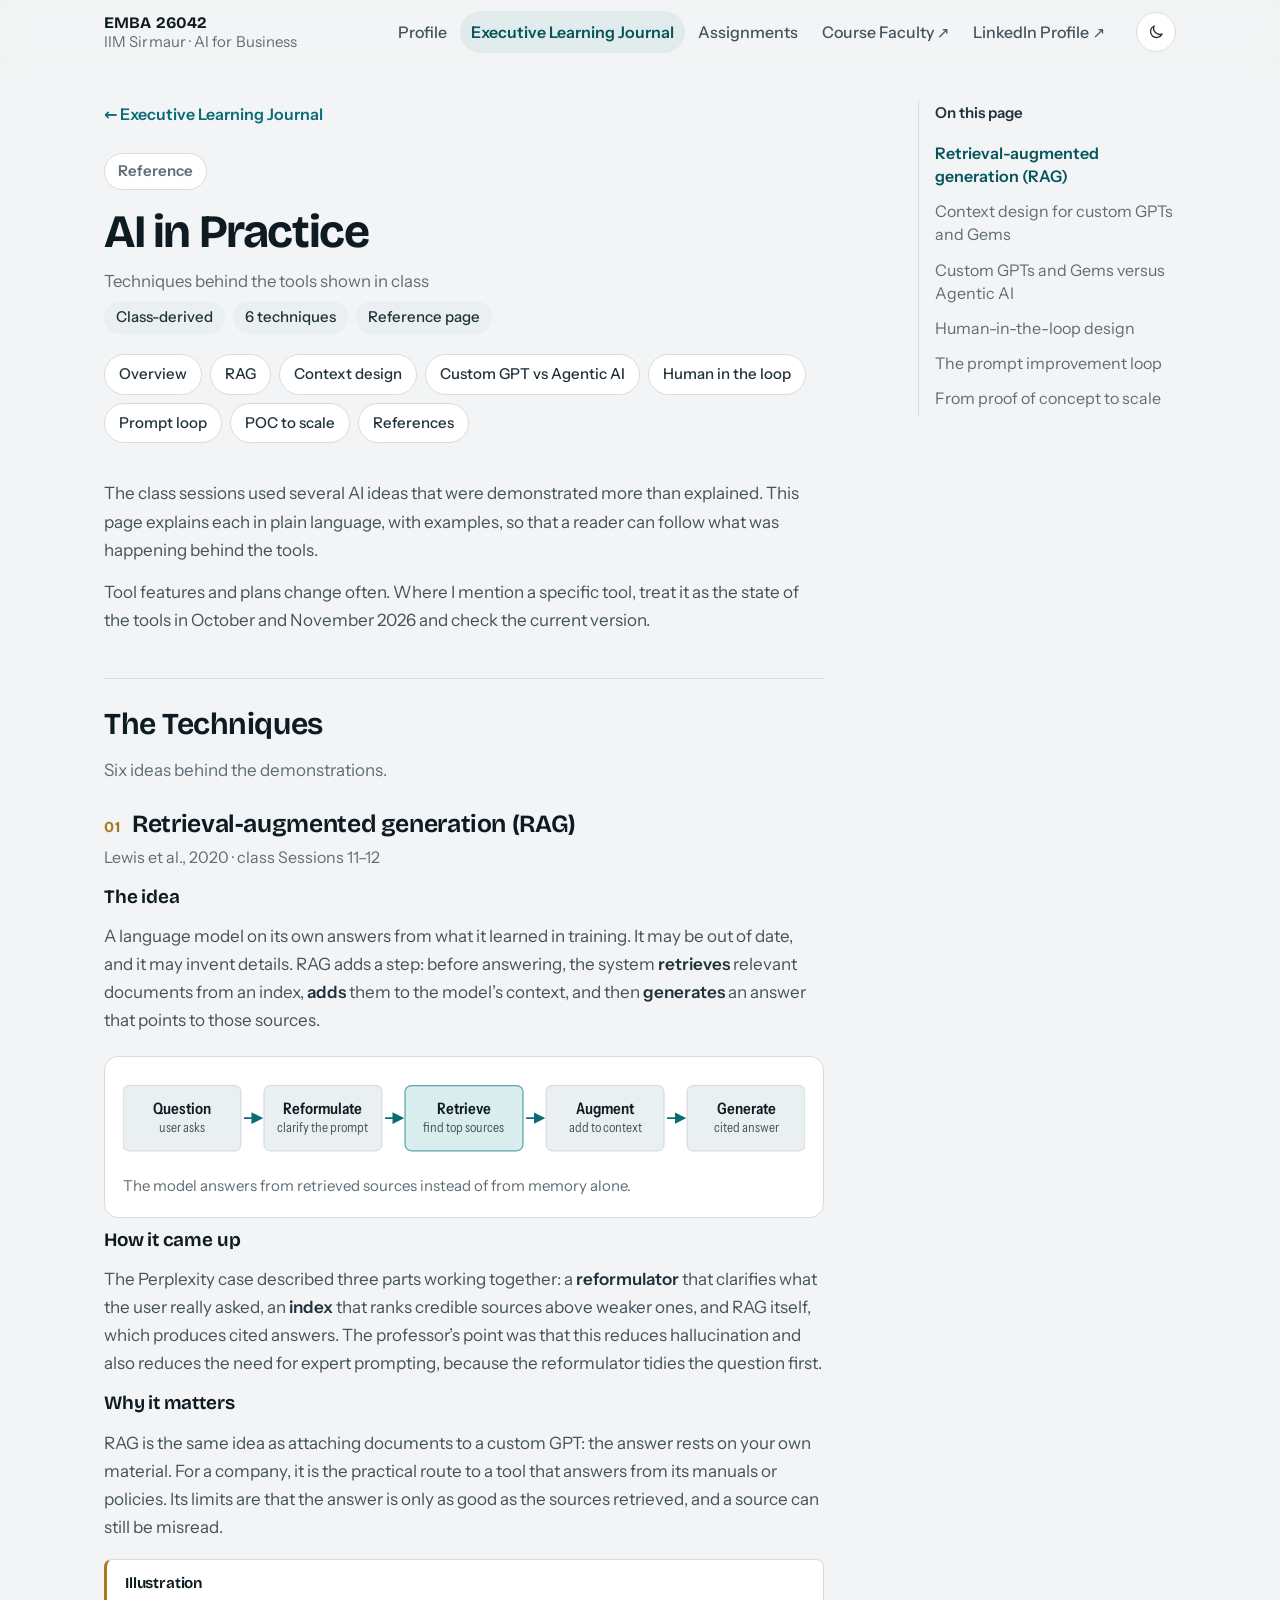
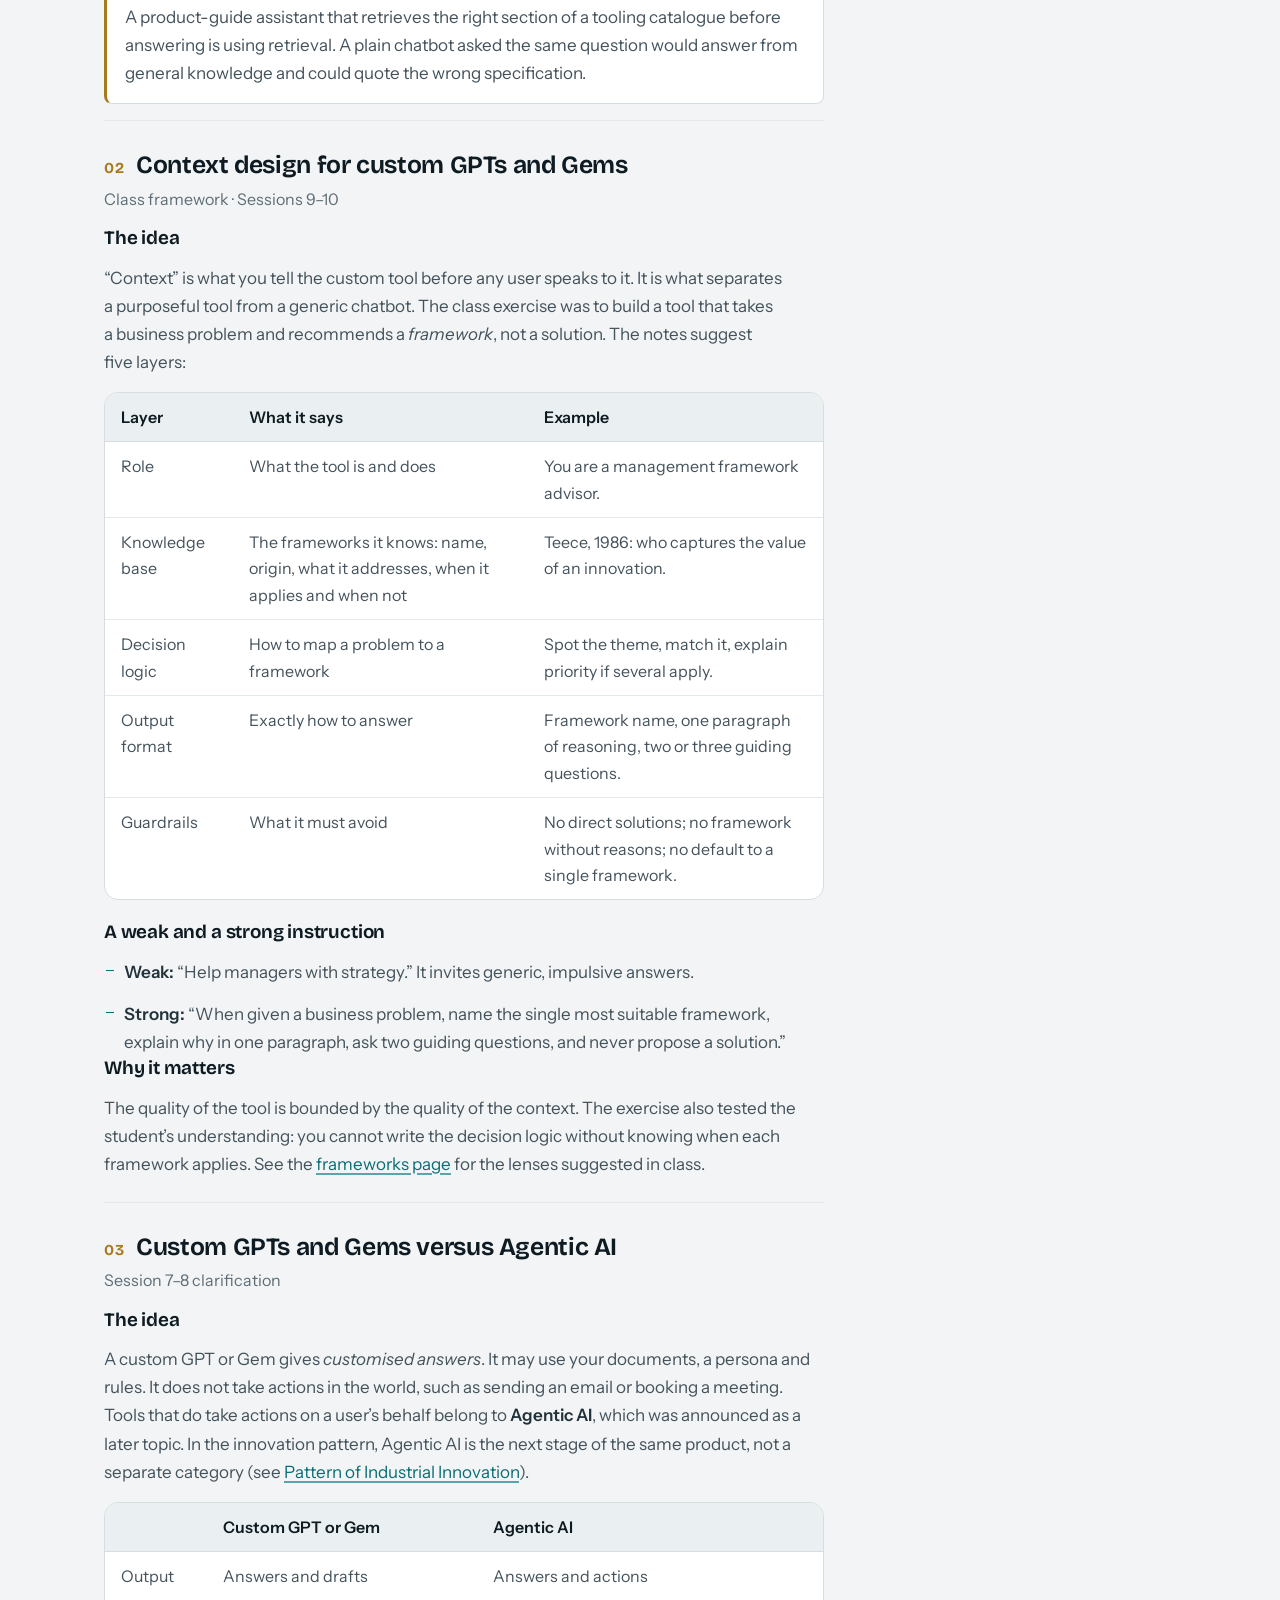
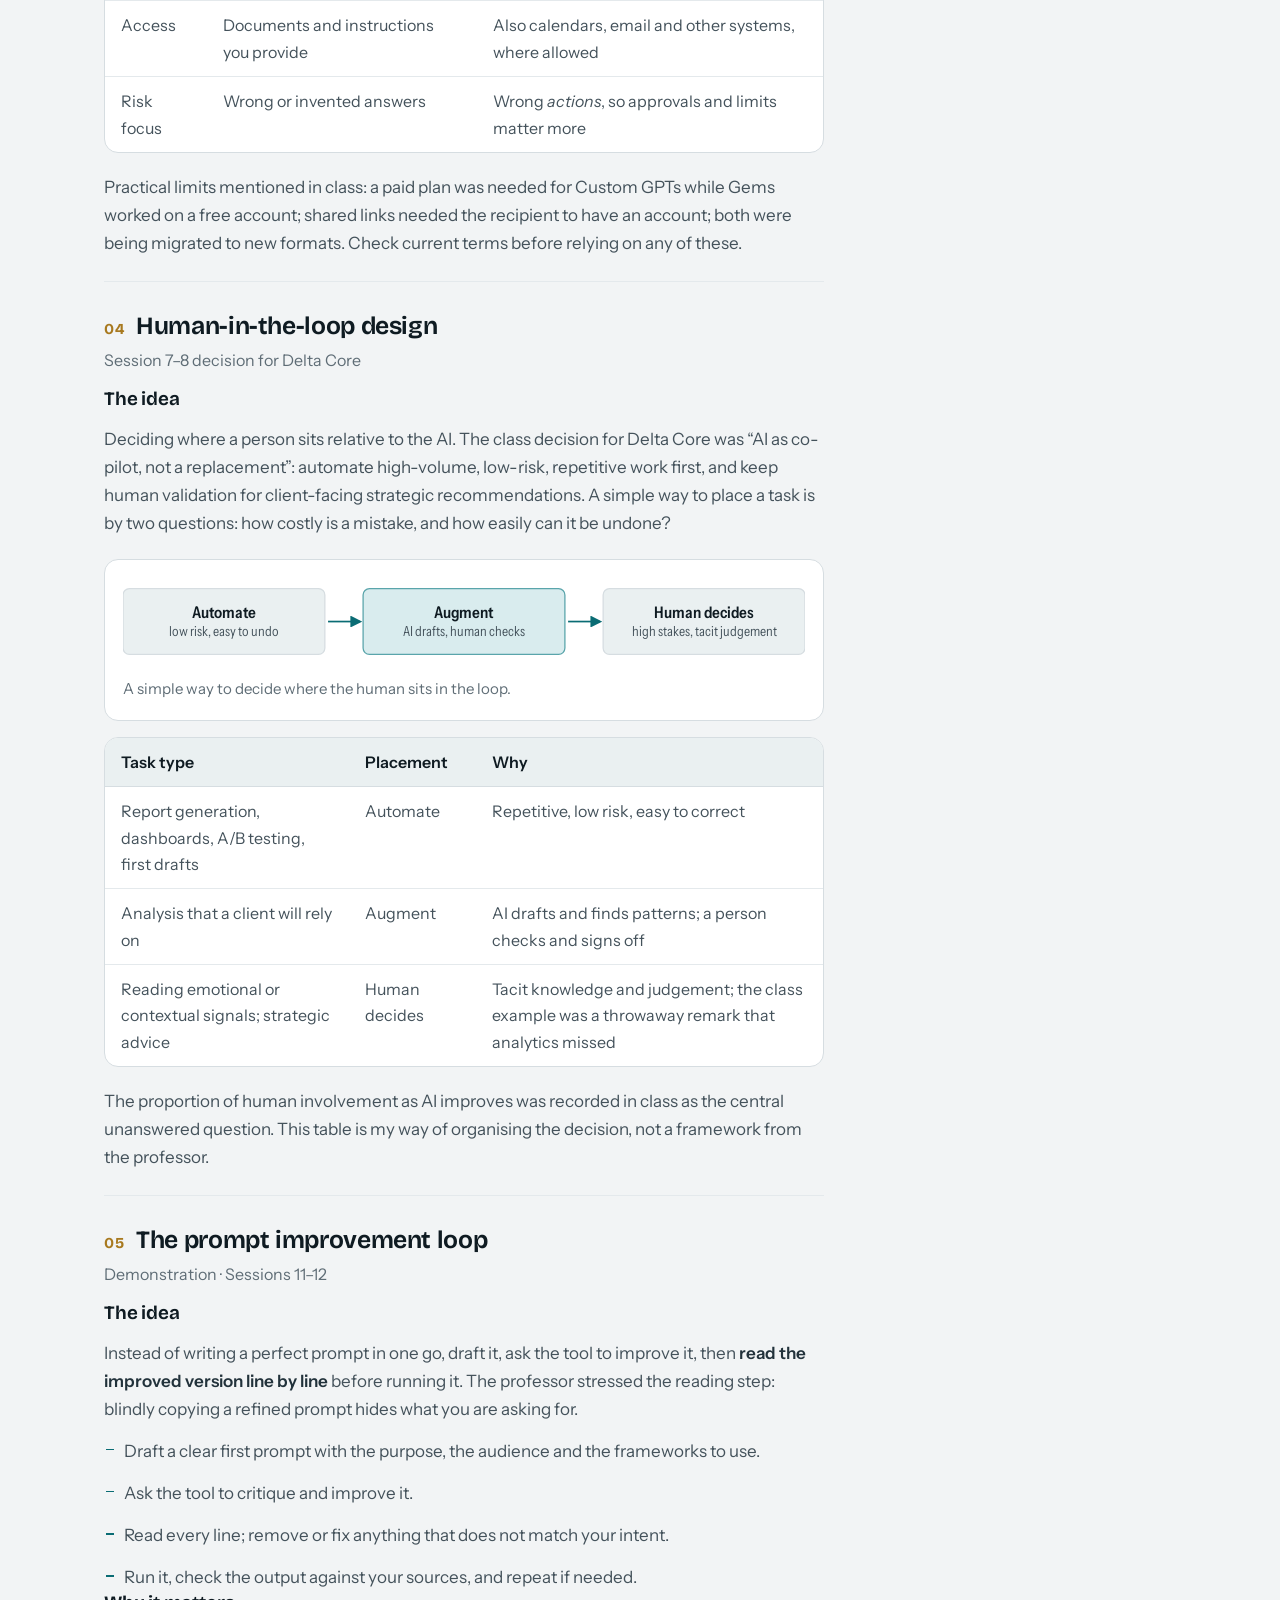
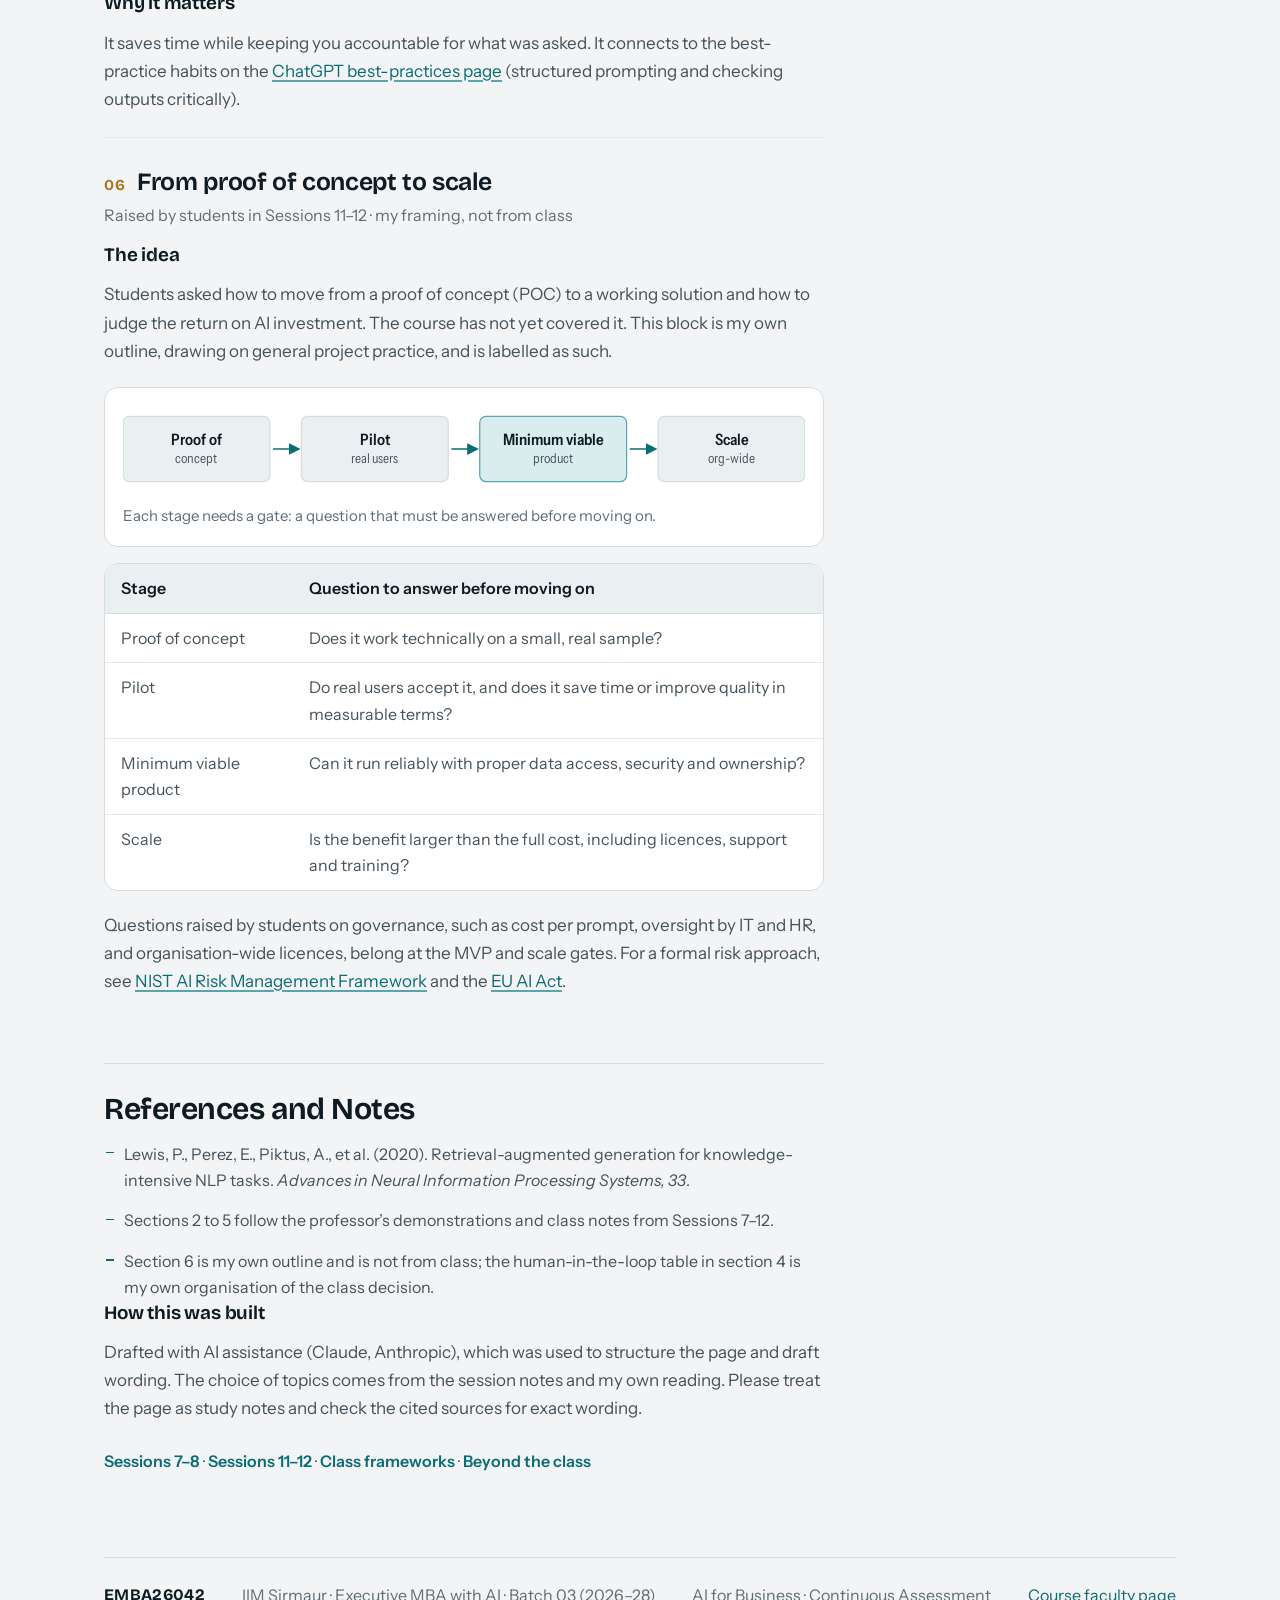
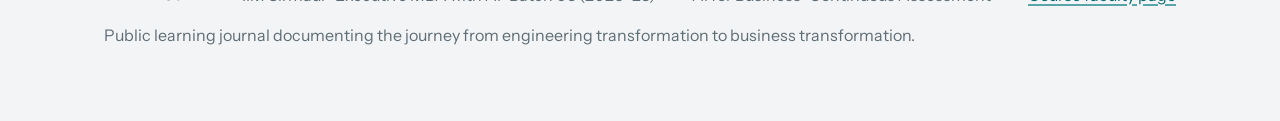
<file: reference/ai-techniques.html>
<!DOCTYPE html>
<html lang="en">
<head>
<meta charset="UTF-8">
<meta name="viewport" content="width=device-width, initial-scale=1.0">
<title>AI in Practice: Techniques Behind the Tools · EMBA26042</title>
<meta name="description" content="Six ideas behind the AI tools shown in class: RAG, context design, custom GPTs versus agents, human-in-the-loop, prompt improvement and scaling.">
<script>try{var t=localStorage.getItem("emba-theme");if(t)document.documentElement.setAttribute("data-theme",t)}catch(e){}</script>
<link rel="stylesheet" href="../style.css">
</head>
<body class="page-article">

<a class="skip-link" href="#main">Skip to content</a>
<header class="site-header" id="siteHeader">
  <div class="site-header-inner">
    <a class="brand" href="/" aria-label="EMBA26042 home">
            <span class="masthead"><strong>EMBA 26042</strong><span>IIM Sirmaur · AI for Business</span></span>
    </a>
    <nav class="top-nav" id="topNav" aria-label="Main">
      <a href="/#profile">Profile</a>
      <a href="/#log">Executive Learning Journal</a>
      <a href="/#assignments">Assignments</a>
      <a href="https://embaaib.netlify.app/" target="_blank" rel="noopener">Course Faculty<span class="arrow">↗</span></a>
      <a href="https://linkedin.com/in/pratap-nayak" target="_blank" rel="noopener">LinkedIn Profile<span class="arrow">↗</span></a>
    </nav>
    <button class="icon-btn" id="themeToggle" type="button" aria-label="Switch theme">
      <svg class="icon-moon" viewBox="0 0 24 24" fill="none" stroke="currentColor" stroke-width="1.8" stroke-linecap="round" stroke-linejoin="round" aria-hidden="true"><path d="M20 14.5A8 8 0 0 1 9.5 4 8 8 0 1 0 20 14.5Z"/></svg>
      <svg class="icon-sun" viewBox="0 0 24 24" fill="none" stroke="currentColor" stroke-width="1.8" stroke-linecap="round" aria-hidden="true"><circle cx="12" cy="12" r="4"/><path d="M12 2.5v2.2M12 19.3v2.2M2.5 12h2.2M19.3 12h2.2M5.3 5.3l1.6 1.6M17.1 17.1l1.6 1.6M5.3 18.7l1.6-1.6M17.1 6.9l1.6-1.6"/></svg>
    </button>
    <button class="icon-btn" id="menuToggle" type="button" aria-label="Menu" aria-expanded="false" aria-controls="topNav">
      <svg viewBox="0 0 24 24" fill="none" stroke="currentColor" stroke-width="1.8" stroke-linecap="round" aria-hidden="true"><path d="M4 7h16M4 12h16M4 17h16"/></svg>
    </button>
  </div>
  <div class="progress" aria-hidden="true"></div>
</header>

<div class="wrap">
<div class="layout"><main class="content" id="main">
  <p class="crumb"><a href="/#log">← Executive Learning Journal</a></p>
  <p class="session-label" style="display:block;margin-bottom:4px;">Reference</p>
  <h1 class="sub-title" style="font-size:1.9rem;">AI in Practice</h1>
  <p class="fw-meta" style="font-size:1.05rem;margin-top:0;">Techniques behind the tools shown in class</p>
  <p class="session-meta"><span>Class-derived</span><span>6 techniques</span><span>Reference page</span></p>
  <nav class="chips" aria-label="On this page"><a href="#intro">Overview</a><a href="#rag">RAG</a><a href="#context-design">Context design</a><a href="#custom-vs-agentic">Custom GPT vs Agentic AI</a><a href="#human-loop">Human in the loop</a><a href="#prompt-loop">Prompt loop</a><a href="#pilot-to-scale">POC to scale</a><a href="#refs">References</a></nav>
<section id="intro" class="unnumbered"><div class="body-inset"><p>The class sessions used several AI ideas that were demonstrated more than explained. This page explains each in plain language, with examples, so that a reader can follow what was happening behind the tools.</p><p>Tool features and plans change often. Where I mention a specific tool, treat it as the state of the tools in October and November 2026 and check the current version.</p></div></section><section id="techniques" class="unnumbered"><div class="section-head-plain"><h2>The Techniques</h2></div><div class="body-inset"><p class="group-intro">Six ideas behind the demonstrations.</p><article class="fw-block" id="rag"><h3 class="fw-title"><span class="fw-no">01</span>Retrieval-augmented generation (RAG)</h3><p class="fw-meta">Lewis et al., 2020 · class Sessions 11–12</p><p class="mini-h">The idea</p><p>A language model on its own answers from what it learned in training. It may be out of date, and it may invent details. RAG adds a step: before answering, the system <strong>retrieves</strong> relevant documents from an index, <strong>adds</strong> them to the model’s context, and then <strong>generates</strong> an answer that points to those sources.</p><figure class="fw-fig"><svg viewBox="0 0 648 84" role="img" aria-label="Pipeline of retrieval-augmented generation"><defs><marker id="mR" viewBox="0 0 10 10" refX="8" refY="5" markerWidth="7" markerHeight="7" orient="auto"><path d="M0,0 L10,5 L0,10 z" class="sv-arrow"/></marker></defs><rect class="sv-box" x="0" y="10" width="112" height="62" rx="6"/><text class="sv-t" x="56.0" y="37.5" text-anchor="middle">Question</text><text class="sv-s" x="56.0" y="54.5" text-anchor="middle">user asks</text><g class="sv-line"><line x1="115" y1="41.0" x2="131" y2="41.0" marker-end="url(#mR)"/></g><rect class="sv-box" x="134" y="10" width="112" height="62" rx="6"/><text class="sv-t" x="190.0" y="37.5" text-anchor="middle">Reformulate</text><text class="sv-s" x="190.0" y="54.5" text-anchor="middle">clarify the prompt</text><g class="sv-line"><line x1="249" y1="41.0" x2="265" y2="41.0" marker-end="url(#mR)"/></g><rect class="sv-box sv-accent" x="268" y="10" width="112" height="62" rx="6"/><text class="sv-t" x="324.0" y="37.5" text-anchor="middle">Retrieve</text><text class="sv-s" x="324.0" y="54.5" text-anchor="middle">find top sources</text><g class="sv-line"><line x1="383" y1="41.0" x2="399" y2="41.0" marker-end="url(#mR)"/></g><rect class="sv-box" x="402" y="10" width="112" height="62" rx="6"/><text class="sv-t" x="458.0" y="37.5" text-anchor="middle">Augment</text><text class="sv-s" x="458.0" y="54.5" text-anchor="middle">add to context</text><g class="sv-line"><line x1="517" y1="41.0" x2="533" y2="41.0" marker-end="url(#mR)"/></g><rect class="sv-box" x="536" y="10" width="112" height="62" rx="6"/><text class="sv-t" x="592.0" y="37.5" text-anchor="middle">Generate</text><text class="sv-s" x="592.0" y="54.5" text-anchor="middle">cited answer</text></svg><figcaption>The model answers from retrieved sources instead of from memory alone.</figcaption></figure><p class="mini-h">How it came up</p><p>The Perplexity case described three parts working together: a <strong>reformulator</strong> that clarifies what the user really asked, an <strong>index</strong> that ranks credible sources above weaker ones, and RAG itself, which produces cited answers. The professor’s point was that this reduces hallucination and also reduces the need for expert prompting, because the reformulator tidies the question first.</p><p class="mini-h">Why it matters</p><p>RAG is the same idea as attaching documents to a custom GPT: the answer rests on your own material. For a company, it is the practical route to a tool that answers from its manuals or policies. Its limits are that the answer is only as good as the sources retrieved, and a source can still be misread.</p><div class="in-my-work"><p class="mini-h" style="margin-top:0">Illustration</p><p>A product-guide assistant that retrieves the right section of a tooling catalogue before answering is using retrieval. A plain chatbot asked the same question would answer from general knowledge and could quote the wrong specification.</p></div></article><article class="fw-block" id="context-design"><h3 class="fw-title"><span class="fw-no">02</span>Context design for custom GPTs and Gems</h3><p class="fw-meta">Class framework · Sessions 9–10</p><p class="mini-h">The idea</p><p>“Context” is what you tell the custom tool before any user speaks to it. It is what separates a purposeful tool from a generic chatbot. The class exercise was to build a tool that takes a business problem and recommends a <em>framework</em>, not a solution. The notes suggest five layers:</p><div class="kt-table-wrap"><table class="kt-table"><thead><tr><th>Layer</th><th>What it says</th><th>Example</th></tr></thead><tbody><tr><td>Role</td><td>What the tool is and does</td><td>You are a management framework advisor.</td></tr><tr><td>Knowledge base</td><td>The frameworks it knows: name, origin, what it addresses, when it applies and when not</td><td>Teece, 1986: who captures the value of an innovation.</td></tr><tr><td>Decision logic</td><td>How to map a problem to a framework</td><td>Spot the theme, match it, explain priority if several apply.</td></tr><tr><td>Output format</td><td>Exactly how to answer</td><td>Framework name, one paragraph of reasoning, two or three guiding questions.</td></tr><tr><td>Guardrails</td><td>What it must avoid</td><td>No direct solutions; no framework without reasons; no default to a single framework.</td></tr></tbody></table></div><p class="mini-h">A weak and a strong instruction</p><ul class="plain"><li><strong>Weak:</strong> “Help managers with strategy.” It invites generic, impulsive answers.</li><li><strong>Strong:</strong> “When given a business problem, name the single most suitable framework, explain why in one paragraph, ask two guiding questions, and never propose a solution.”</li></ul><p class="mini-h">Why it matters</p><p>The quality of the tool is bounded by the quality of the context. The exercise also tested the student’s understanding: you cannot write the decision logic without knowing when each framework applies. See the <a href="/reference/session-frameworks#teece">frameworks page</a> for the lenses suggested in class.</p></article><article class="fw-block" id="custom-vs-agentic"><h3 class="fw-title"><span class="fw-no">03</span>Custom GPTs and Gems versus Agentic AI</h3><p class="fw-meta">Session 7–8 clarification</p><p class="mini-h">The idea</p><p>A custom GPT or Gem gives <em>customised answers</em>. It may use your documents, a persona and rules. It does not take actions in the world, such as sending an email or booking a meeting. Tools that do take actions on a user’s behalf belong to <strong>Agentic AI</strong>, which was announced as a later topic. In the innovation pattern, Agentic AI is the next stage of the same product, not a separate category (see <a href="/reference/session-frameworks#utterback">Pattern of Industrial Innovation</a>).</p><div class="kt-table-wrap"><table class="kt-table"><thead><tr><th></th><th>Custom GPT or Gem</th><th>Agentic AI</th></tr></thead><tbody><tr><td>Output</td><td>Answers and drafts</td><td>Answers and actions</td></tr><tr><td>Access</td><td>Documents and instructions you provide</td><td>Also calendars, email and other systems, where allowed</td></tr><tr><td>Risk focus</td><td>Wrong or invented answers</td><td>Wrong <em>actions</em>, so approvals and limits matter more</td></tr></tbody></table></div><p>Practical limits mentioned in class: a paid plan was needed for Custom GPTs while Gems worked on a free account; shared links needed the recipient to have an account; both were being migrated to new formats. Check current terms before relying on any of these.</p></article><article class="fw-block" id="human-loop"><h3 class="fw-title"><span class="fw-no">04</span>Human-in-the-loop design</h3><p class="fw-meta">Session 7–8 decision for Delta Core</p><p class="mini-h">The idea</p><p>Deciding where a person sits relative to the AI. The class decision for Delta Core was “AI as co-pilot, not a replacement”: automate high-volume, low-risk, repetitive work first, and keep human validation for client-facing strategic recommendations. A simple way to place a task is by two questions: how costly is a mistake, and how easily can it be undone?</p><figure class="fw-fig"><svg viewBox="0 0 642 84" role="img" aria-label="Three levels of human involvement"><defs><marker id="mH" viewBox="0 0 10 10" refX="8" refY="5" markerWidth="7" markerHeight="7" orient="auto"><path d="M0,0 L10,5 L0,10 z" class="sv-arrow"/></marker></defs><rect class="sv-box" x="0" y="10" width="190" height="62" rx="6"/><text class="sv-t" x="95.0" y="37.5" text-anchor="middle">Automate</text><text class="sv-s" x="95.0" y="54.5" text-anchor="middle">low risk, easy to undo</text><g class="sv-line"><line x1="193" y1="41.0" x2="223" y2="41.0" marker-end="url(#mH)"/></g><rect class="sv-box sv-accent" x="226" y="10" width="190" height="62" rx="6"/><text class="sv-t" x="321.0" y="37.5" text-anchor="middle">Augment</text><text class="sv-s" x="321.0" y="54.5" text-anchor="middle">AI drafts, human checks</text><g class="sv-line"><line x1="419" y1="41.0" x2="449" y2="41.0" marker-end="url(#mH)"/></g><rect class="sv-box" x="452" y="10" width="190" height="62" rx="6"/><text class="sv-t" x="547.0" y="37.5" text-anchor="middle">Human decides</text><text class="sv-s" x="547.0" y="54.5" text-anchor="middle">high stakes, tacit judgement</text></svg><figcaption>A simple way to decide where the human sits in the loop.</figcaption></figure><div class="kt-table-wrap"><table class="kt-table"><thead><tr><th>Task type</th><th>Placement</th><th>Why</th></tr></thead><tbody><tr><td>Report generation, dashboards, A/B testing, first drafts</td><td>Automate</td><td>Repetitive, low risk, easy to correct</td></tr><tr><td>Analysis that a client will rely on</td><td>Augment</td><td>AI drafts and finds patterns; a person checks and signs off</td></tr><tr><td>Reading emotional or contextual signals; strategic advice</td><td>Human decides</td><td>Tacit knowledge and judgement; the class example was a throwaway remark that analytics missed</td></tr></tbody></table></div><p>The proportion of human involvement as AI improves was recorded in class as the central unanswered question. This table is my way of organising the decision, not a framework from the professor.</p></article><article class="fw-block" id="prompt-loop"><h3 class="fw-title"><span class="fw-no">05</span>The prompt improvement loop</h3><p class="fw-meta">Demonstration · Sessions 11–12</p><p class="mini-h">The idea</p><p>Instead of writing a perfect prompt in one go, draft it, ask the tool to improve it, then <strong>read the improved version line by line</strong> before running it. The professor stressed the reading step: blindly copying a refined prompt hides what you are asking for.</p><ul class="plain"><li>Draft a clear first prompt with the purpose, the audience and the frameworks to use.</li><li>Ask the tool to critique and improve it.</li><li>Read every line; remove or fix anything that does not match your intent.</li><li>Run it, check the output against your sources, and repeat if needed.</li></ul><p class="mini-h">Why it matters</p><p>It saves time while keeping you accountable for what was asked. It connects to the best-practice habits on the <a href="/sessions/session-03">ChatGPT best-practices page</a> (structured prompting and checking outputs critically).</p></article><article class="fw-block" id="pilot-to-scale"><h3 class="fw-title"><span class="fw-no">06</span>From proof of concept to scale</h3><p class="fw-meta">Raised by students in Sessions 11–12 · my framing, not from class</p><p class="mini-h">The idea</p><p>Students asked how to move from a proof of concept (POC) to a working solution and how to judge the return on AI investment. The course has not yet covered it. This block is my own outline, drawing on general project practice, and is labelled as such.</p><figure class="fw-fig"><svg viewBox="0 0 650 84" role="img" aria-label="Stages from proof of concept to scale"><defs><marker id="mP" viewBox="0 0 10 10" refX="8" refY="5" markerWidth="7" markerHeight="7" orient="auto"><path d="M0,0 L10,5 L0,10 z" class="sv-arrow"/></marker></defs><rect class="sv-box" x="0" y="10" width="140" height="62" rx="6"/><text class="sv-t" x="70.0" y="37.5" text-anchor="middle">Proof of</text><text class="sv-s" x="70.0" y="54.5" text-anchor="middle">concept</text><g class="sv-line"><line x1="143" y1="41.0" x2="167" y2="41.0" marker-end="url(#mP)"/></g><rect class="sv-box" x="170" y="10" width="140" height="62" rx="6"/><text class="sv-t" x="240.0" y="37.5" text-anchor="middle">Pilot</text><text class="sv-s" x="240.0" y="54.5" text-anchor="middle">real users</text><g class="sv-line"><line x1="313" y1="41.0" x2="337" y2="41.0" marker-end="url(#mP)"/></g><rect class="sv-box sv-accent" x="340" y="10" width="140" height="62" rx="6"/><text class="sv-t" x="410.0" y="37.5" text-anchor="middle">Minimum viable</text><text class="sv-s" x="410.0" y="54.5" text-anchor="middle">product</text><g class="sv-line"><line x1="483" y1="41.0" x2="507" y2="41.0" marker-end="url(#mP)"/></g><rect class="sv-box" x="510" y="10" width="140" height="62" rx="6"/><text class="sv-t" x="580.0" y="37.5" text-anchor="middle">Scale</text><text class="sv-s" x="580.0" y="54.5" text-anchor="middle">org-wide</text></svg><figcaption>Each stage needs a gate: a question that must be answered before moving on.</figcaption></figure><div class="kt-table-wrap"><table class="kt-table"><thead><tr><th>Stage</th><th>Question to answer before moving on</th></tr></thead><tbody><tr><td>Proof of concept</td><td>Does it work technically on a small, real sample?</td></tr><tr><td>Pilot</td><td>Do real users accept it, and does it save time or improve quality in measurable terms?</td></tr><tr><td>Minimum viable product</td><td>Can it run reliably with proper data access, security and ownership?</td></tr><tr><td>Scale</td><td>Is the benefit larger than the full cost, including licences, support and training?</td></tr></tbody></table></div><p>Questions raised by students on governance, such as cost per prompt, oversight by IT and HR, and organisation-wide licences, belong at the MVP and scale gates. For a formal risk approach, see <a href="/extras/beyond-the-toolkit#ni">NIST AI Risk Management Framework</a> and the <a href="/reference/beyond-the-class#eu-ai-act">EU AI Act</a>.</p></article></div></section>
  <section id="refs" class="unnumbered"><div class="section-head-plain"><h2>References and Notes</h2></div><div class="body-inset"><ul class="plain refs"><li>Lewis, P., Perez, E., Piktus, A., et al. (2020). Retrieval-augmented generation for knowledge-intensive NLP tasks. <em>Advances in Neural Information Processing Systems, 33</em>.</li><li>Sections 2 to 5 follow the professor’s demonstrations and class notes from Sessions 7–12.</li><li>Section 6 is my own outline and is not from class; the human-in-the-loop table in section 4 is my own organisation of the class decision.</li></ul>
  <p class="mini-h">How this was built</p><p>Drafted with AI assistance (Claude, Anthropic), which was used to structure the page and draft wording. The choice of topics comes from the session notes and my own reading. Please treat the page as study notes and check the cited sources for exact wording.</p></div></section>
  <p class="crumb" style="margin-top:26px"><a href="/sessions/session-04">Sessions 7–8</a> · <a href="/sessions/session-06">Sessions 11–12</a> · <a href="/reference/session-frameworks">Class frameworks</a> · <a href="/reference/beyond-the-class">Beyond the class</a></p>
</main><aside class="toc" id="toc" aria-label="On this page"></aside></div>
  <footer>
    <span class="fw-strong">EMBA26042</span>
    <span>IIM Sirmaur · Executive MBA with AI · Batch 03 (2026–28)</span>
    <span>AI for Business · Continuous Assessment</span>
    <span><a href="https://embaaib.netlify.app/" target="_blank" rel="noopener">Course faculty page</a></span>
    <span class="footer-note">Public learning journal documenting the journey from engineering transformation to business transformation.</span>
  </footer>

</div>

<button class="icon-btn to-top" type="button" aria-label="Back to top"><svg viewBox="0 0 24 24" fill="none" stroke="currentColor" stroke-width="1.8" stroke-linecap="round" stroke-linejoin="round" aria-hidden="true"><path d="M12 19V5M6 11l6-6 6 6"/></svg></button>
<script src="../site.js" defer></script>

</body>
</html>
</file>
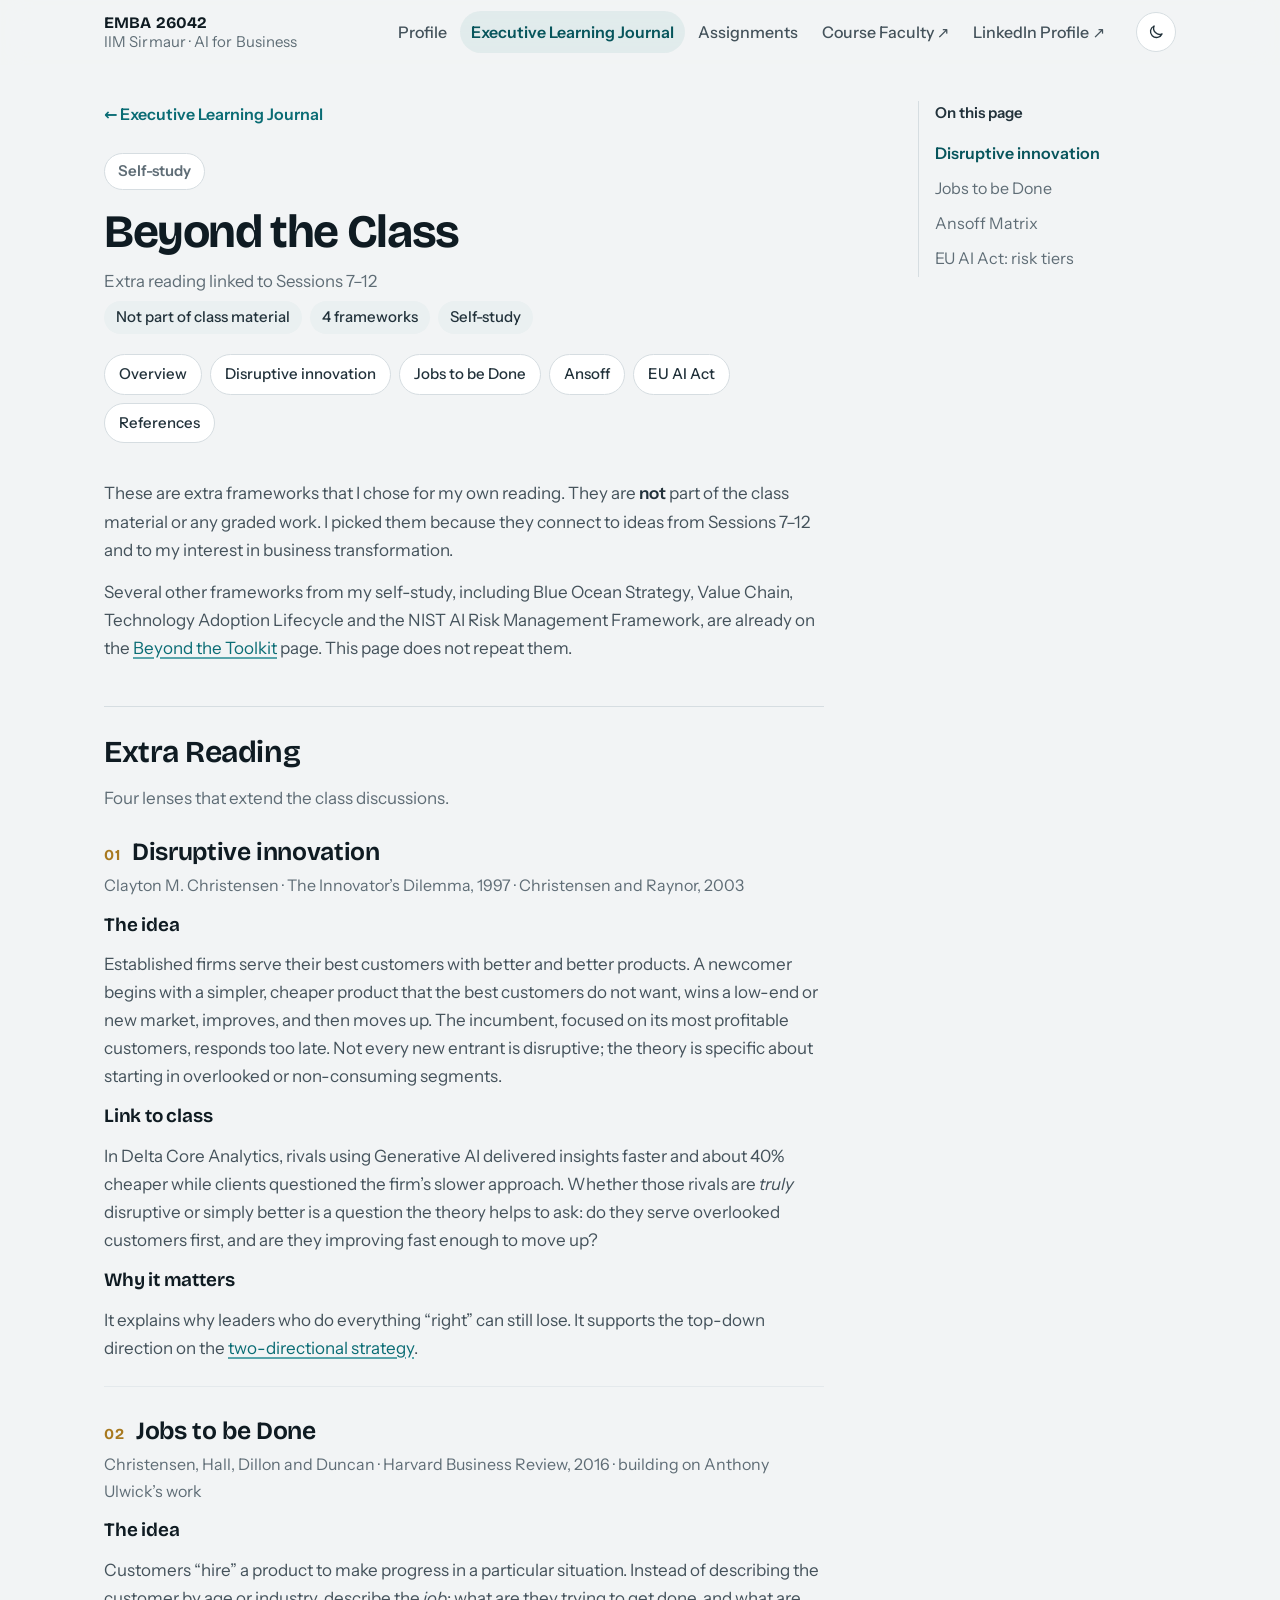
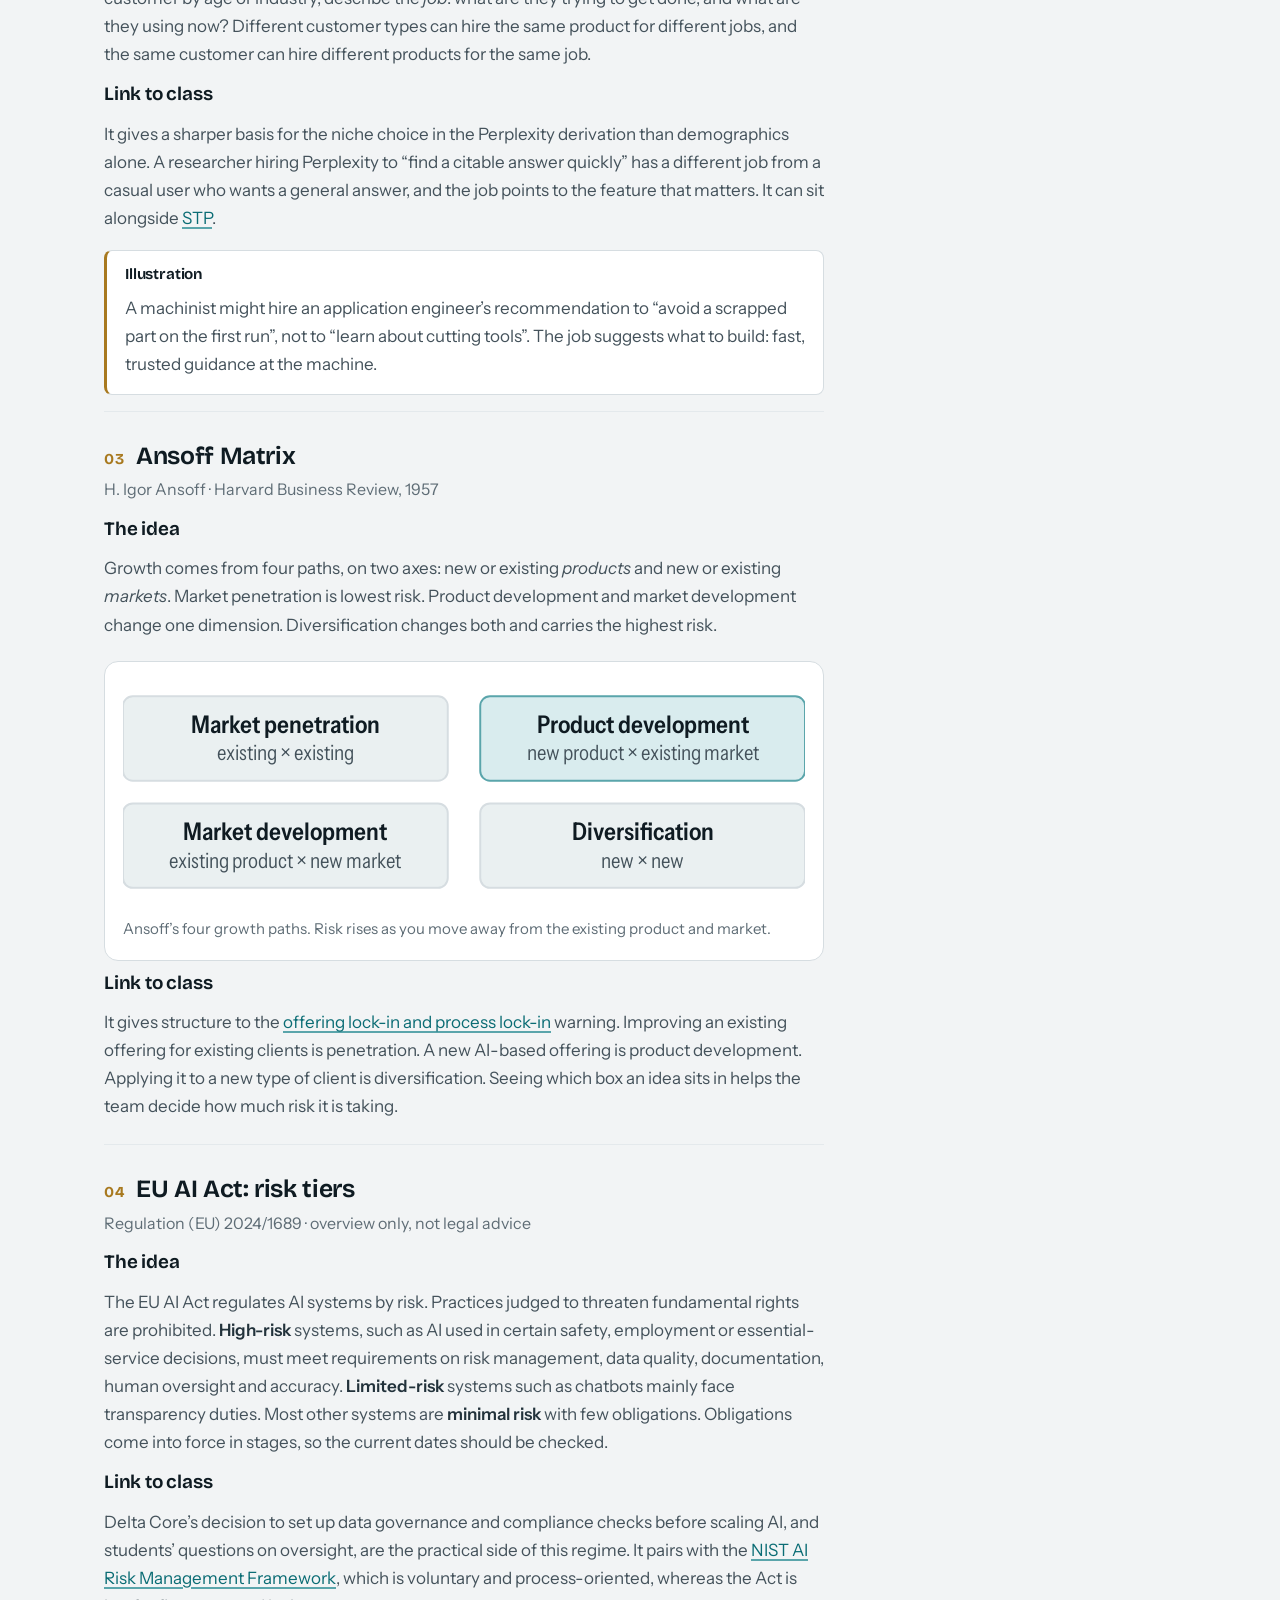
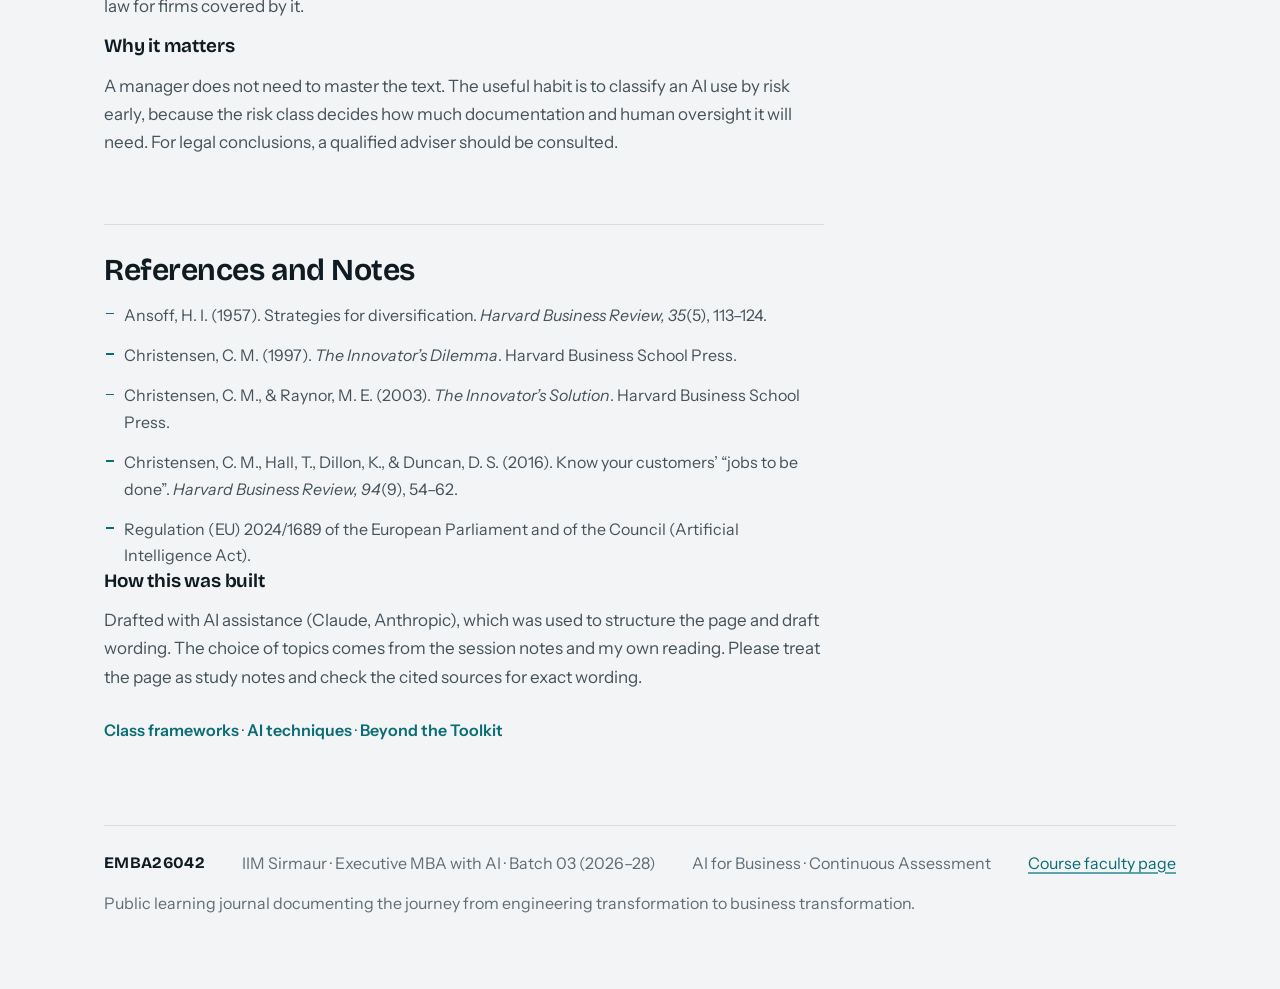
<file: reference/beyond-the-class.html>
<!DOCTYPE html>
<html lang="en">
<head>
<meta charset="UTF-8">
<meta name="viewport" content="width=device-width, initial-scale=1.0">
<title>Beyond the Class: Extra Frameworks · EMBA26042</title>
<meta name="description" content="Four additional frameworks (disruption, jobs to be done, Ansoff and the EU AI Act) linked to the AI for Business sessions.">
<script>try{var t=localStorage.getItem("emba-theme");if(t)document.documentElement.setAttribute("data-theme",t)}catch(e){}</script>
<link rel="stylesheet" href="../style.css">
</head>
<body class="page-article">

<a class="skip-link" href="#main">Skip to content</a>
<header class="site-header" id="siteHeader">
  <div class="site-header-inner">
    <a class="brand" href="/" aria-label="EMBA26042 home">
            <span class="masthead"><strong>EMBA 26042</strong><span>IIM Sirmaur · AI for Business</span></span>
    </a>
    <nav class="top-nav" id="topNav" aria-label="Main">
      <a href="/#profile">Profile</a>
      <a href="/#log">Executive Learning Journal</a>
      <a href="/#assignments">Assignments</a>
      <a href="https://embaaib.netlify.app/" target="_blank" rel="noopener">Course Faculty<span class="arrow">↗</span></a>
      <a href="https://linkedin.com/in/pratap-nayak" target="_blank" rel="noopener">LinkedIn Profile<span class="arrow">↗</span></a>
    </nav>
    <button class="icon-btn" id="themeToggle" type="button" aria-label="Switch theme">
      <svg class="icon-moon" viewBox="0 0 24 24" fill="none" stroke="currentColor" stroke-width="1.8" stroke-linecap="round" stroke-linejoin="round" aria-hidden="true"><path d="M20 14.5A8 8 0 0 1 9.5 4 8 8 0 1 0 20 14.5Z"/></svg>
      <svg class="icon-sun" viewBox="0 0 24 24" fill="none" stroke="currentColor" stroke-width="1.8" stroke-linecap="round" aria-hidden="true"><circle cx="12" cy="12" r="4"/><path d="M12 2.5v2.2M12 19.3v2.2M2.5 12h2.2M19.3 12h2.2M5.3 5.3l1.6 1.6M17.1 17.1l1.6 1.6M5.3 18.7l1.6-1.6M17.1 6.9l1.6-1.6"/></svg>
    </button>
    <button class="icon-btn" id="menuToggle" type="button" aria-label="Menu" aria-expanded="false" aria-controls="topNav">
      <svg viewBox="0 0 24 24" fill="none" stroke="currentColor" stroke-width="1.8" stroke-linecap="round" aria-hidden="true"><path d="M4 7h16M4 12h16M4 17h16"/></svg>
    </button>
  </div>
  <div class="progress" aria-hidden="true"></div>
</header>

<div class="wrap">
<div class="layout"><main class="content" id="main">
  <p class="crumb"><a href="/#log">← Executive Learning Journal</a></p>
  <p class="session-label" style="display:block;margin-bottom:4px;">Self-study</p>
  <h1 class="sub-title" style="font-size:1.9rem;">Beyond the Class</h1>
  <p class="fw-meta" style="font-size:1.05rem;margin-top:0;">Extra reading linked to Sessions 7–12</p>
  <p class="session-meta"><span>Not part of class material</span><span>4 frameworks</span><span>Self-study</span></p>
  <nav class="chips" aria-label="On this page"><a href="#intro">Overview</a><a href="#disruption">Disruptive innovation</a><a href="#jtbd">Jobs to be Done</a><a href="#ansoff">Ansoff</a><a href="#eu-ai-act">EU AI Act</a><a href="#refs">References</a></nav>
<section id="intro" class="unnumbered"><div class="body-inset"><p>These are extra frameworks that I chose for my own reading. They are <strong>not</strong> part of the class material or any graded work. I picked them because they connect to ideas from Sessions 7–12 and to my interest in business transformation.</p><p>Several other frameworks from my self-study, including Blue Ocean Strategy, Value Chain, Technology Adoption Lifecycle and the NIST AI Risk Management Framework, are already on the <a href="/extras/beyond-the-toolkit">Beyond the Toolkit</a> page. This page does not repeat them.</p></div></section><section id="extras" class="unnumbered"><div class="section-head-plain"><h2>Extra Reading</h2></div><div class="body-inset"><p class="group-intro">Four lenses that extend the class discussions.</p><article class="fw-block" id="disruption"><h3 class="fw-title"><span class="fw-no">01</span>Disruptive innovation</h3><p class="fw-meta">Clayton M. Christensen · The Innovator’s Dilemma, 1997 · Christensen and Raynor, 2003</p><p class="mini-h">The idea</p><p>Established firms serve their best customers with better and better products. A newcomer begins with a simpler, cheaper product that the best customers do not want, wins a low-end or new market, improves, and then moves up. The incumbent, focused on its most profitable customers, responds too late. Not every new entrant is disruptive; the theory is specific about starting in overlooked or non-consuming segments.</p><p class="mini-h">Link to class</p><p>In Delta Core Analytics, rivals using Generative AI delivered insights faster and about 40% cheaper while clients questioned the firm’s slower approach. Whether those rivals are <em>truly</em> disruptive or simply better is a question the theory helps to ask: do they serve overlooked customers first, and are they improving fast enough to move up?</p><p class="mini-h">Why it matters</p><p>It explains why leaders who do everything “right” can still lose. It supports the top-down direction on the <a href="/reference/session-frameworks#two-dir">two-directional strategy</a>.</p></article><article class="fw-block" id="jtbd"><h3 class="fw-title"><span class="fw-no">02</span>Jobs to be Done</h3><p class="fw-meta">Christensen, Hall, Dillon and Duncan · Harvard Business Review, 2016 · building on Anthony Ulwick’s work</p><p class="mini-h">The idea</p><p>Customers “hire” a product to make progress in a particular situation. Instead of describing the customer by age or industry, describe the <em>job</em>: what are they trying to get done, and what are they using now? Different customer types can hire the same product for different jobs, and the same customer can hire different products for the same job.</p><p class="mini-h">Link to class</p><p>It gives a sharper basis for the niche choice in the Perplexity derivation than demographics alone. A researcher hiring Perplexity to “find a citable answer quickly” has a different job from a casual user who wants a general answer, and the job points to the feature that matters. It can sit alongside <a href="/reference/session-frameworks#stp">STP</a>.</p><div class="in-my-work"><p class="mini-h" style="margin-top:0">Illustration</p><p>A machinist might hire an application engineer’s recommendation to “avoid a scrapped part on the first run”, not to “learn about cutting tools”. The job suggests what to build: fast, trusted guidance at the machine.</p></div></article><article class="fw-block" id="ansoff"><h3 class="fw-title"><span class="fw-no">03</span>Ansoff Matrix</h3><p class="fw-meta">H. Igor Ansoff · Harvard Business Review, 1957</p><p class="mini-h">The idea</p><p>Growth comes from four paths, on two axes: new or existing <em>products</em> and new or existing <em>markets</em>. Market penetration is lowest risk. Product development and market development change one dimension. Diversification changes both and carries the highest risk.</p><figure class="fw-fig"><svg viewBox="0 0 420 140" role="img" aria-label="Ansoff matrix of four growth options"><defs><marker id="mC" viewBox="0 0 10 10" refX="8" refY="5" markerWidth="7" markerHeight="7" orient="auto"><path d="M0,0 L10,5 L0,10 z" class="sv-arrow"/></marker></defs><rect class="sv-box" x="0" y="10" width="200" height="52" rx="6"/><text class="sv-t" x="100.0" y="32.5" text-anchor="middle">Market penetration</text><text class="sv-s" x="100.0" y="49.5" text-anchor="middle">existing × existing</text><rect class="sv-box sv-accent" x="220" y="10" width="200" height="52" rx="6"/><text class="sv-t" x="320.0" y="32.5" text-anchor="middle">Product development</text><text class="sv-s" x="320.0" y="49.5" text-anchor="middle">new product × existing market</text><rect class="sv-box" x="0" y="76" width="200" height="52" rx="6"/><text class="sv-t" x="100.0" y="98.5" text-anchor="middle">Market development</text><text class="sv-s" x="100.0" y="115.5" text-anchor="middle">existing product × new market</text><rect class="sv-box" x="220" y="76" width="200" height="52" rx="6"/><text class="sv-t" x="320.0" y="98.5" text-anchor="middle">Diversification</text><text class="sv-s" x="320.0" y="115.5" text-anchor="middle">new × new</text></svg><figcaption>Ansoff’s four growth paths. Risk rises as you move away from the existing product and market.</figcaption></figure><p class="mini-h">Link to class</p><p>It gives structure to the <a href="/reference/session-frameworks#two-dir">offering lock-in and process lock-in</a> warning. Improving an existing offering for existing clients is penetration. A new AI-based offering is product development. Applying it to a new type of client is diversification. Seeing which box an idea sits in helps the team decide how much risk it is taking.</p></article><article class="fw-block" id="eu-ai-act"><h3 class="fw-title"><span class="fw-no">04</span>EU AI Act: risk tiers</h3><p class="fw-meta">Regulation (EU) 2024/1689 · overview only, not legal advice</p><p class="mini-h">The idea</p><p>The EU AI Act regulates AI systems by risk. Practices judged to threaten fundamental rights are prohibited. <strong>High-risk</strong> systems, such as AI used in certain safety, employment or essential-service decisions, must meet requirements on risk management, data quality, documentation, human oversight and accuracy. <strong>Limited-risk</strong> systems such as chatbots mainly face transparency duties. Most other systems are <strong>minimal risk</strong> with few obligations. Obligations come into force in stages, so the current dates should be checked.</p><p class="mini-h">Link to class</p><p>Delta Core’s decision to set up data governance and compliance checks before scaling AI, and students’ questions on oversight, are the practical side of this regime. It pairs with the <a href="/extras/beyond-the-toolkit#ni">NIST AI Risk Management Framework</a>, which is voluntary and process-oriented, whereas the Act is law for firms covered by it.</p><p class="mini-h">Why it matters</p><p>A manager does not need to master the text. The useful habit is to classify an AI use by risk early, because the risk class decides how much documentation and human oversight it will need. For legal conclusions, a qualified adviser should be consulted.</p></article></div></section>
  <section id="refs" class="unnumbered"><div class="section-head-plain"><h2>References and Notes</h2></div><div class="body-inset"><ul class="plain refs"><li>Ansoff, H. I. (1957). Strategies for diversification. <em>Harvard Business Review, 35</em>(5), 113–124.</li><li>Christensen, C. M. (1997). <em>The Innovator’s Dilemma</em>. Harvard Business School Press.</li><li>Christensen, C. M., &amp; Raynor, M. E. (2003). <em>The Innovator’s Solution</em>. Harvard Business School Press.</li><li>Christensen, C. M., Hall, T., Dillon, K., &amp; Duncan, D. S. (2016). Know your customers’ “jobs to be done”. <em>Harvard Business Review, 94</em>(9), 54–62.</li><li>Regulation (EU) 2024/1689 of the European Parliament and of the Council (Artificial Intelligence Act).</li></ul>
  <p class="mini-h">How this was built</p><p>Drafted with AI assistance (Claude, Anthropic), which was used to structure the page and draft wording. The choice of topics comes from the session notes and my own reading. Please treat the page as study notes and check the cited sources for exact wording.</p></div></section>
  <p class="crumb" style="margin-top:26px"><a href="/reference/session-frameworks">Class frameworks</a> · <a href="/reference/ai-techniques">AI techniques</a> · <a href="/extras/beyond-the-toolkit">Beyond the Toolkit</a></p>
</main><aside class="toc" id="toc" aria-label="On this page"></aside></div>
  <footer>
    <span class="fw-strong">EMBA26042</span>
    <span>IIM Sirmaur · Executive MBA with AI · Batch 03 (2026–28)</span>
    <span>AI for Business · Continuous Assessment</span>
    <span><a href="https://embaaib.netlify.app/" target="_blank" rel="noopener">Course faculty page</a></span>
    <span class="footer-note">Public learning journal documenting the journey from engineering transformation to business transformation.</span>
  </footer>

</div>

<button class="icon-btn to-top" type="button" aria-label="Back to top"><svg viewBox="0 0 24 24" fill="none" stroke="currentColor" stroke-width="1.8" stroke-linecap="round" stroke-linejoin="round" aria-hidden="true"><path d="M12 19V5M6 11l6-6 6 6"/></svg></button>
<script src="../site.js" defer></script>

</body>
</html>
</file>
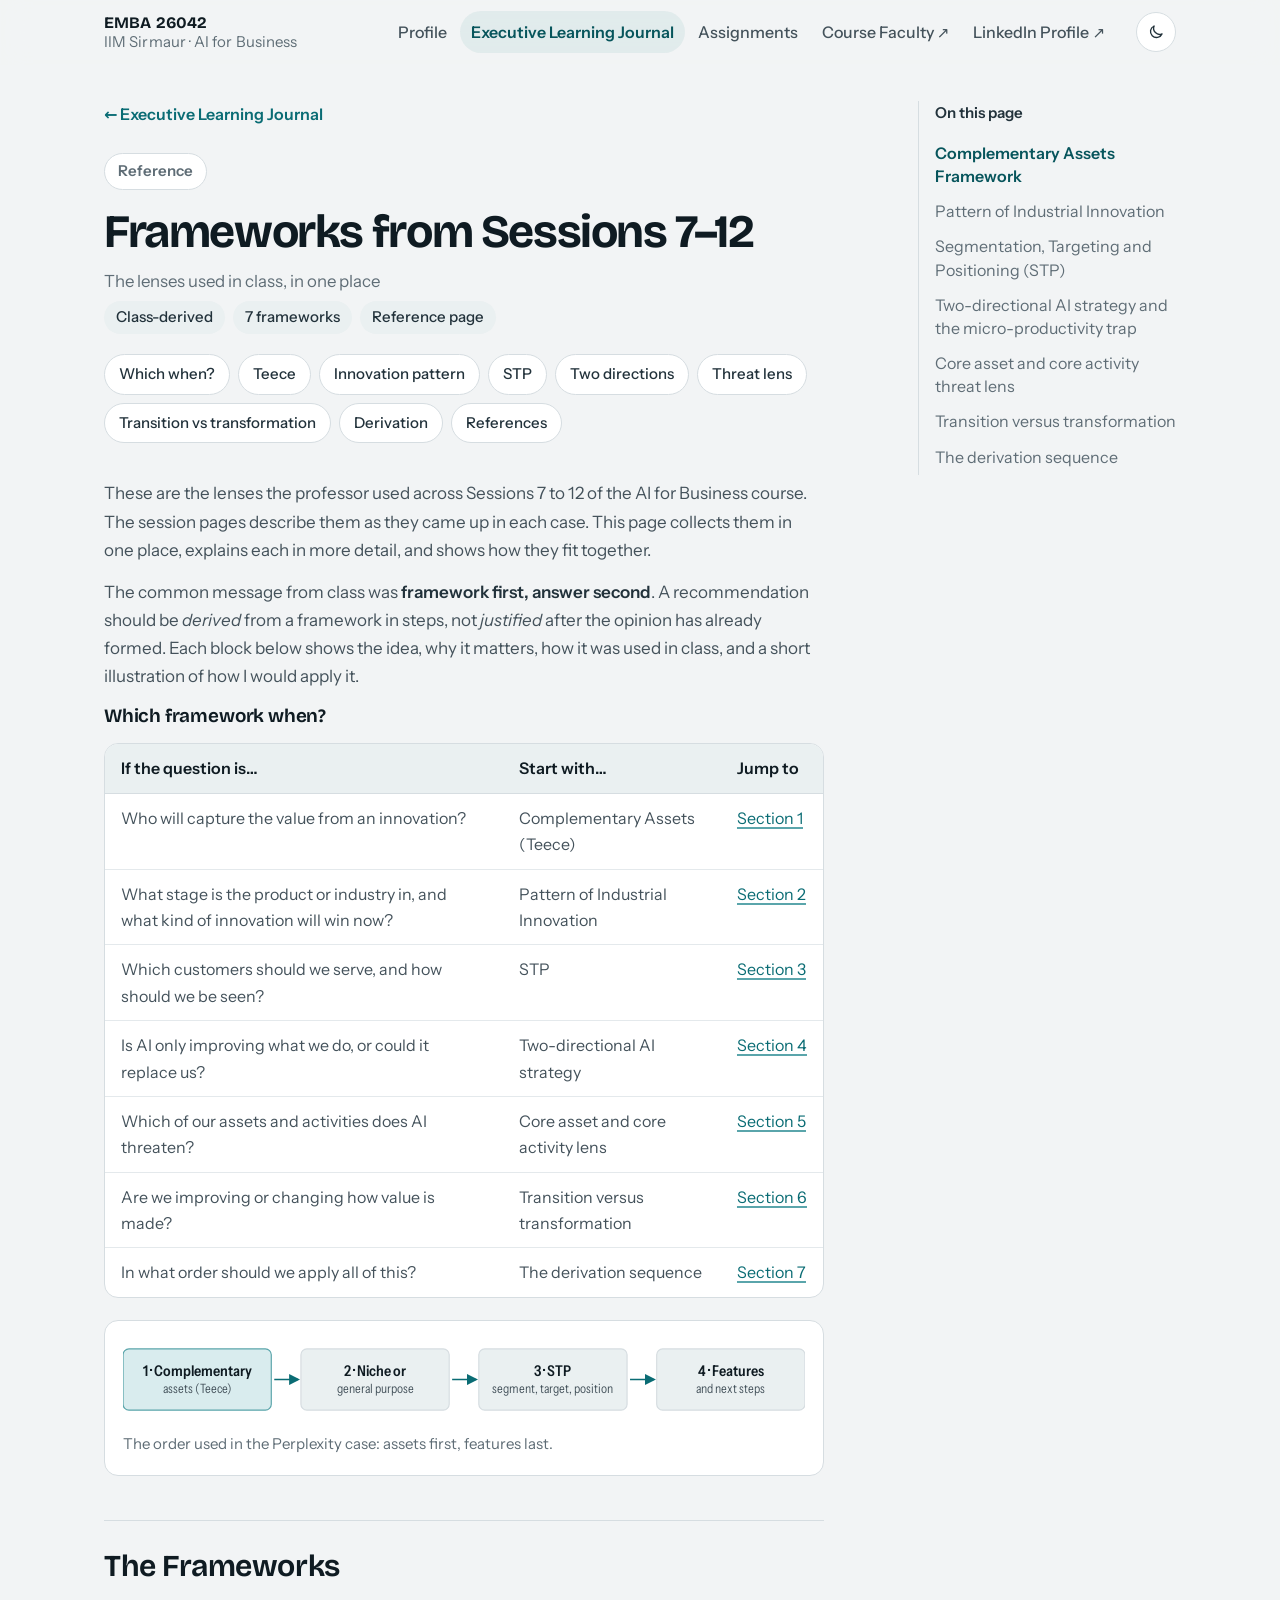
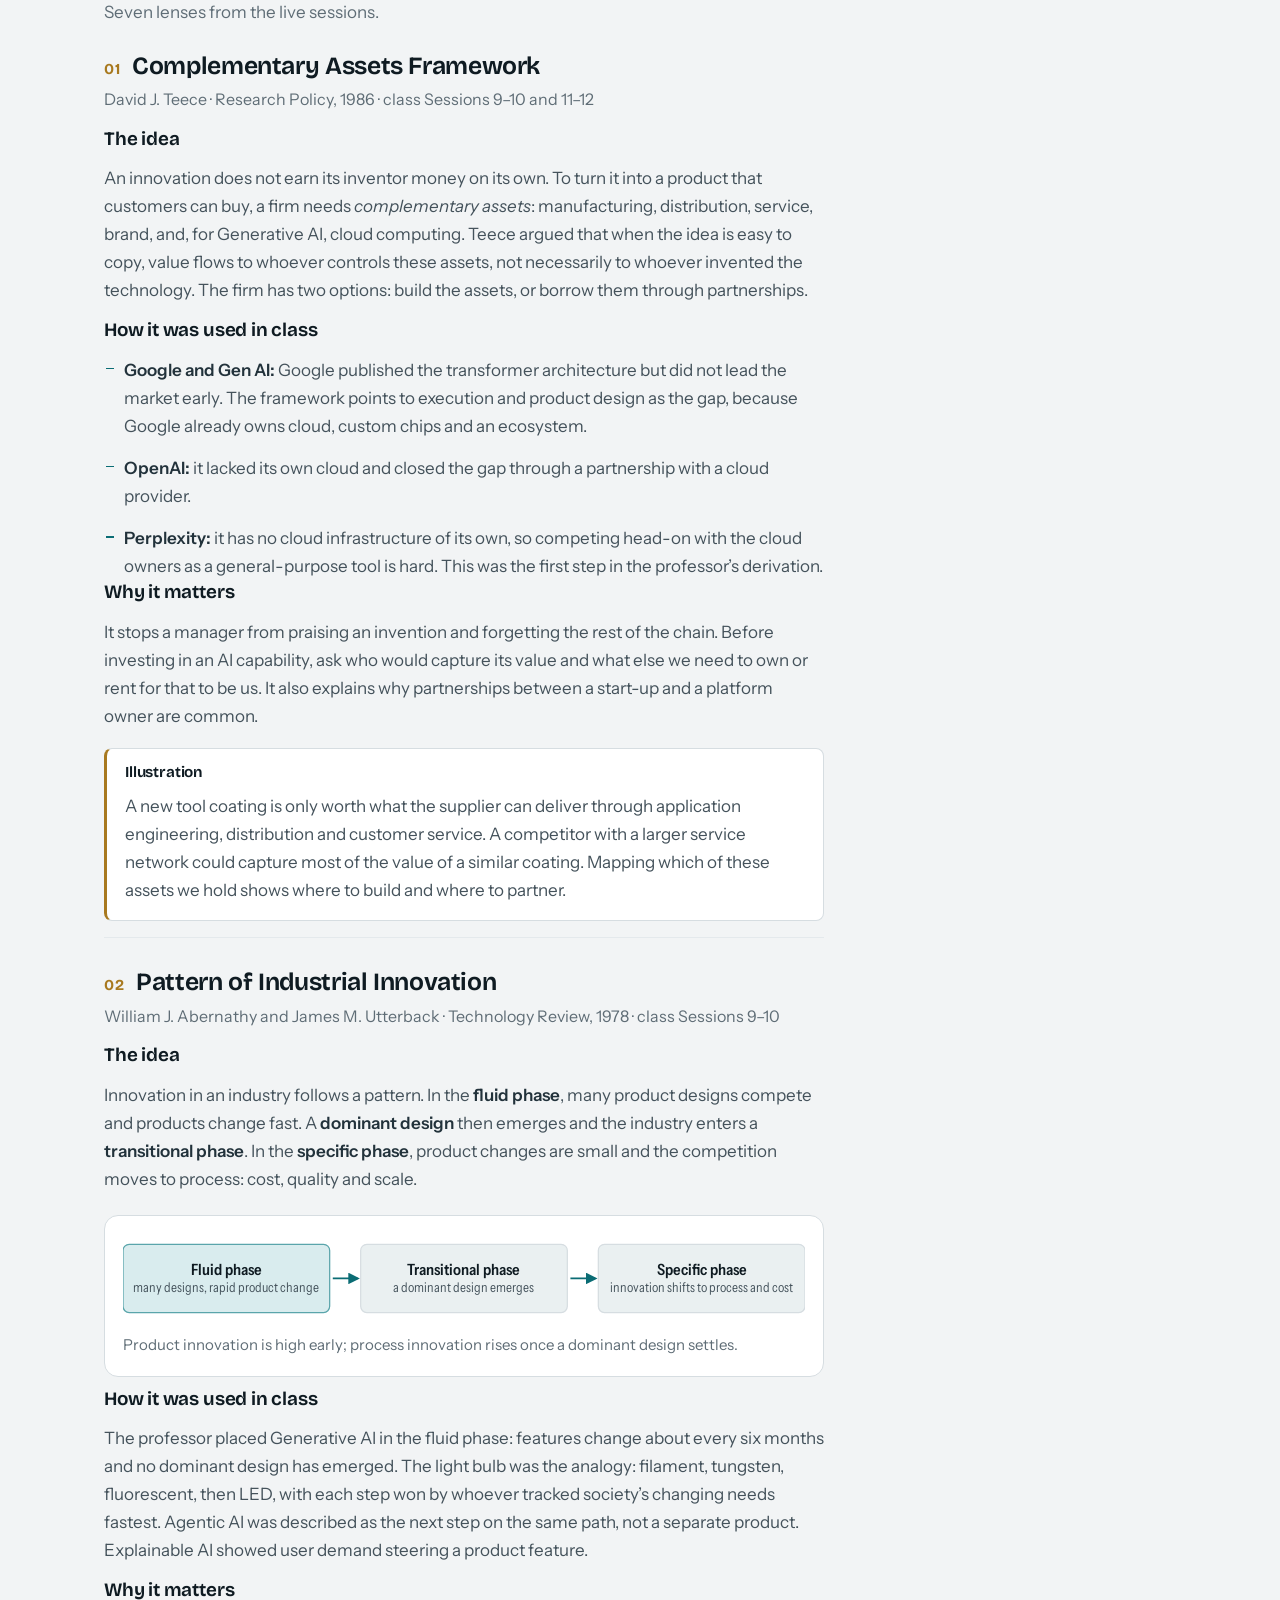
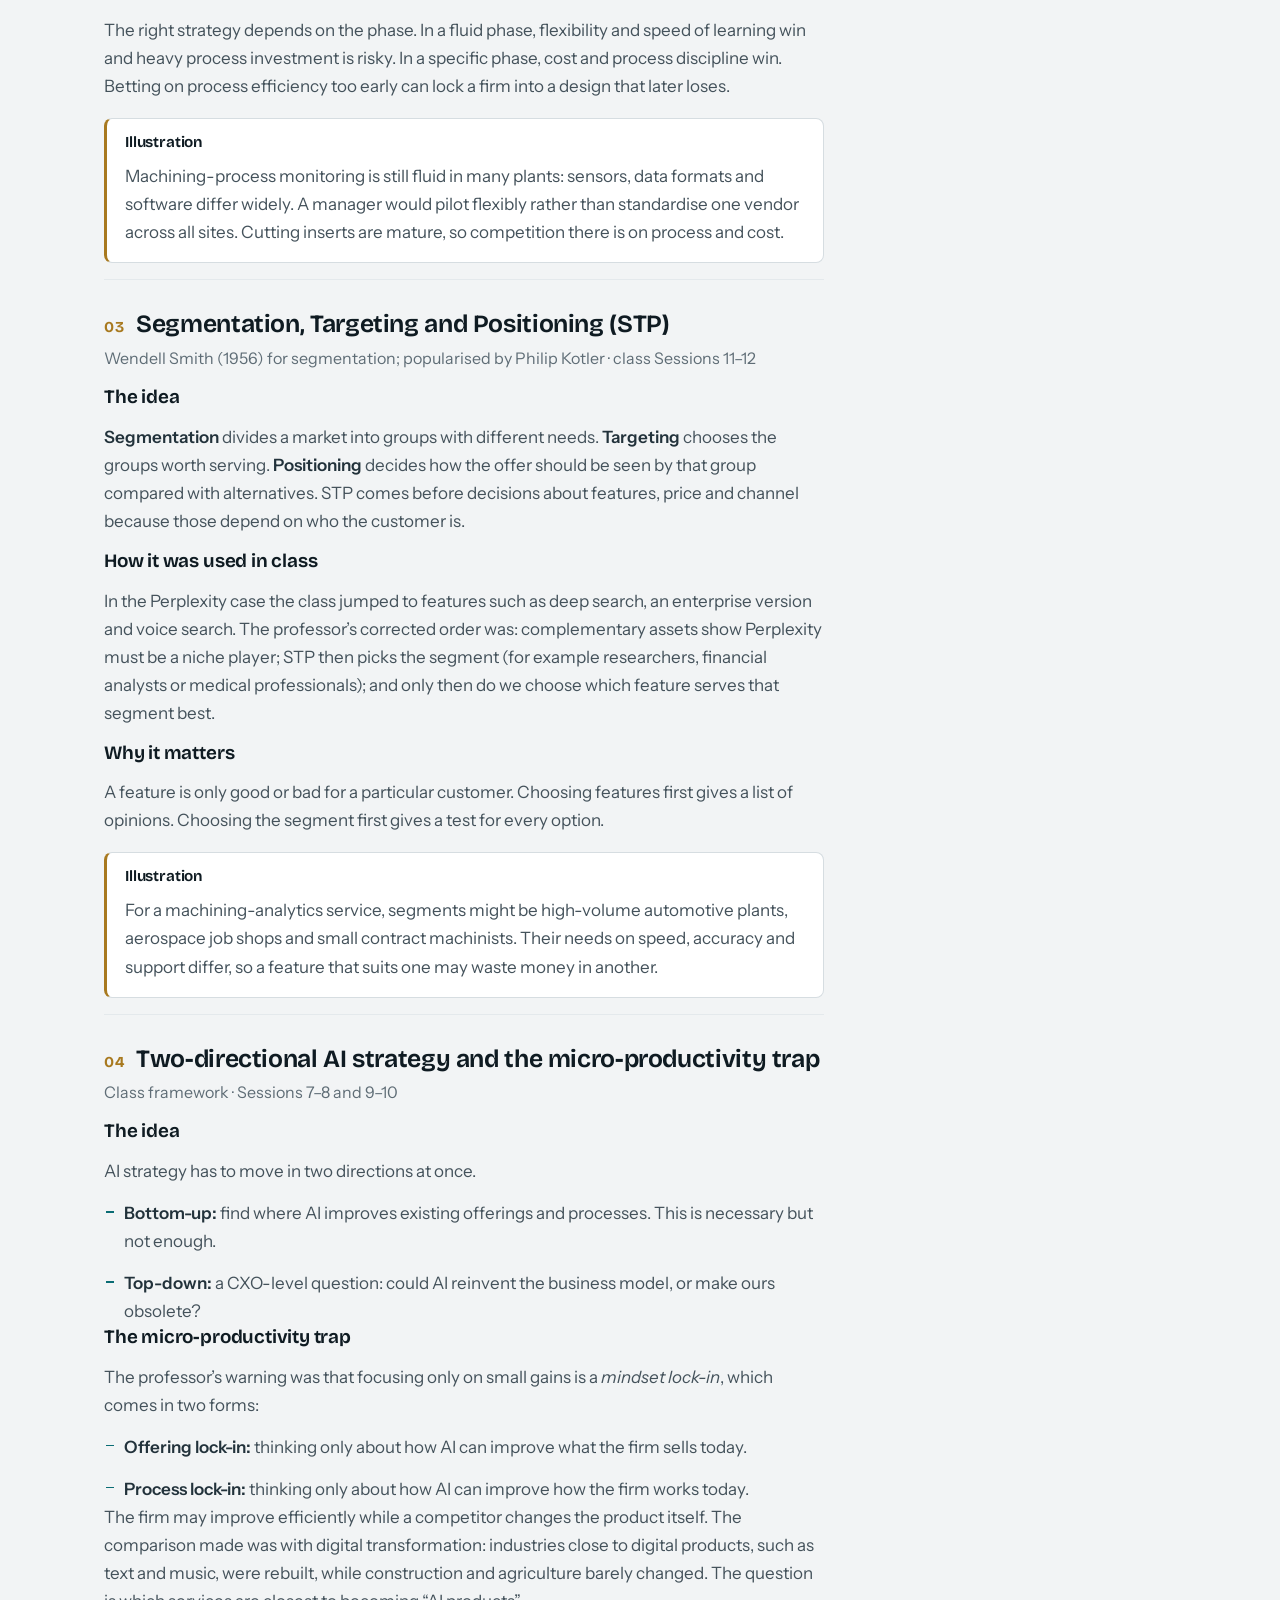
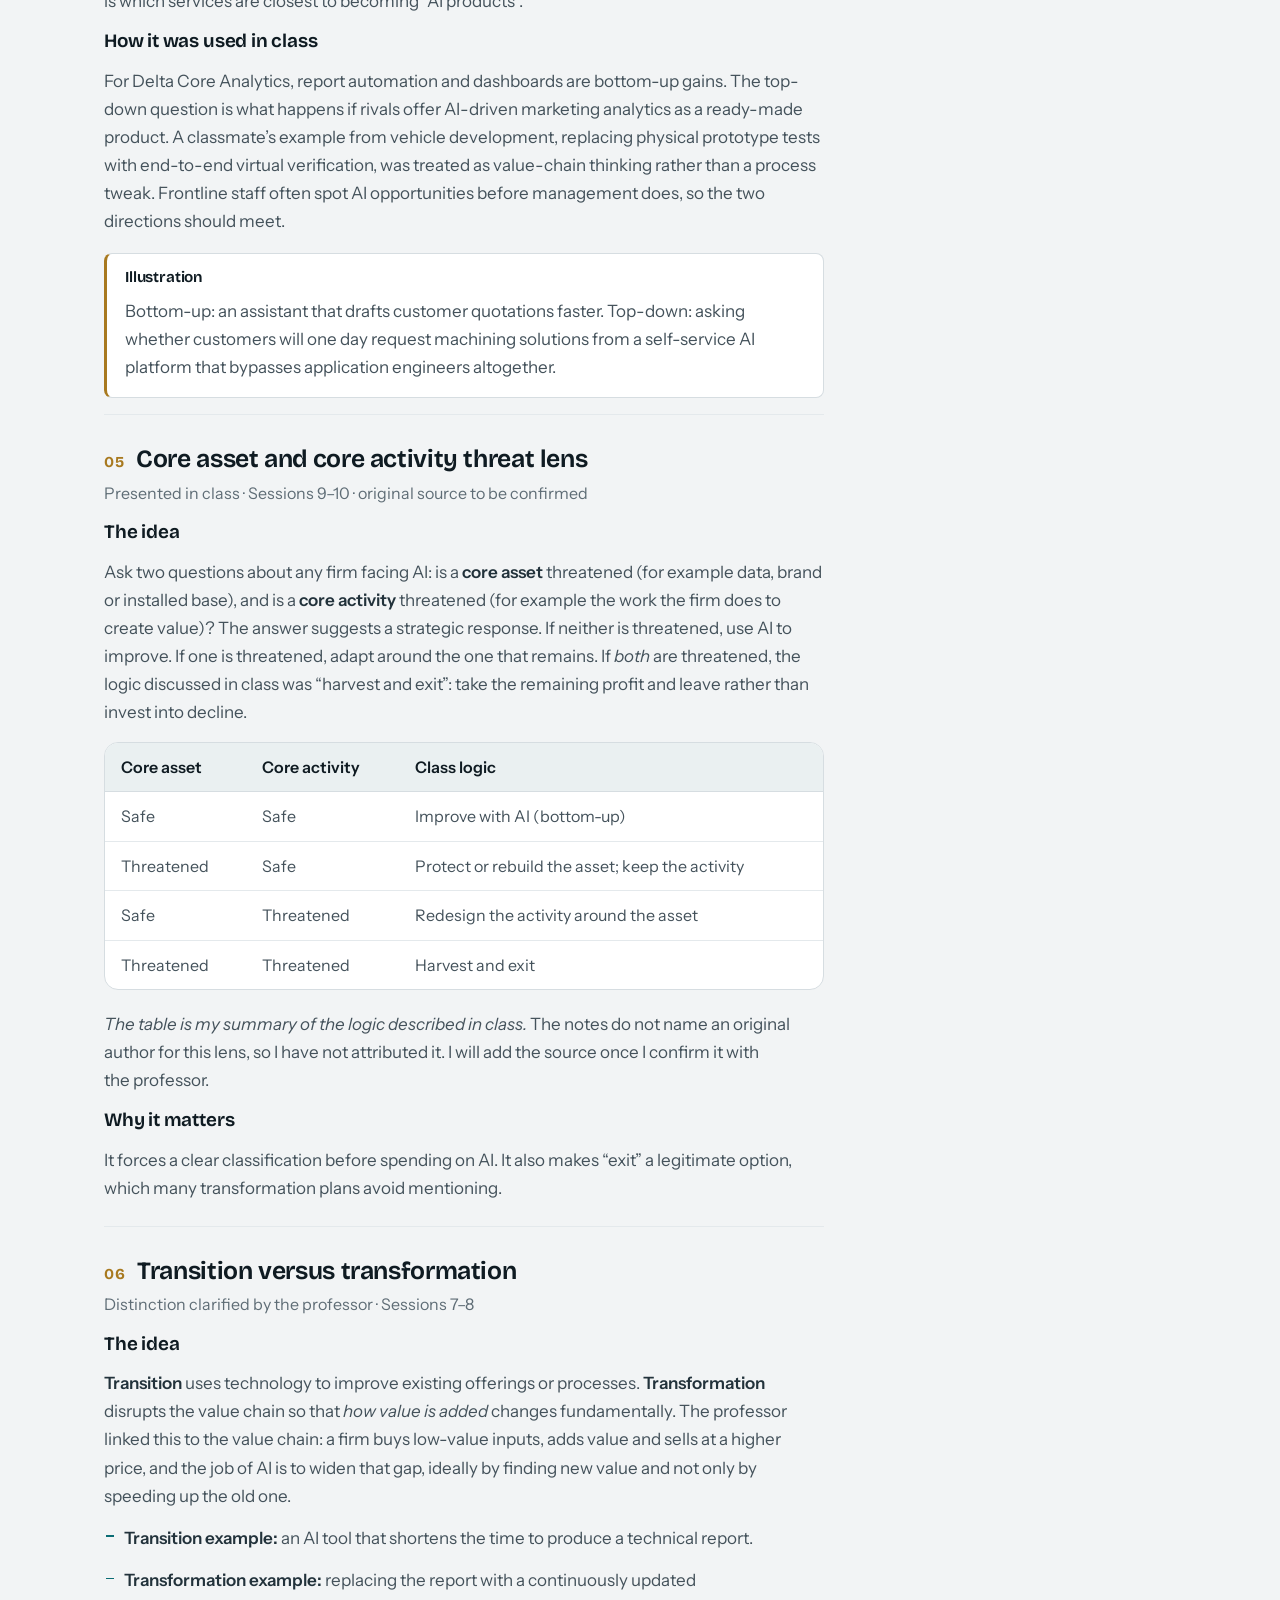
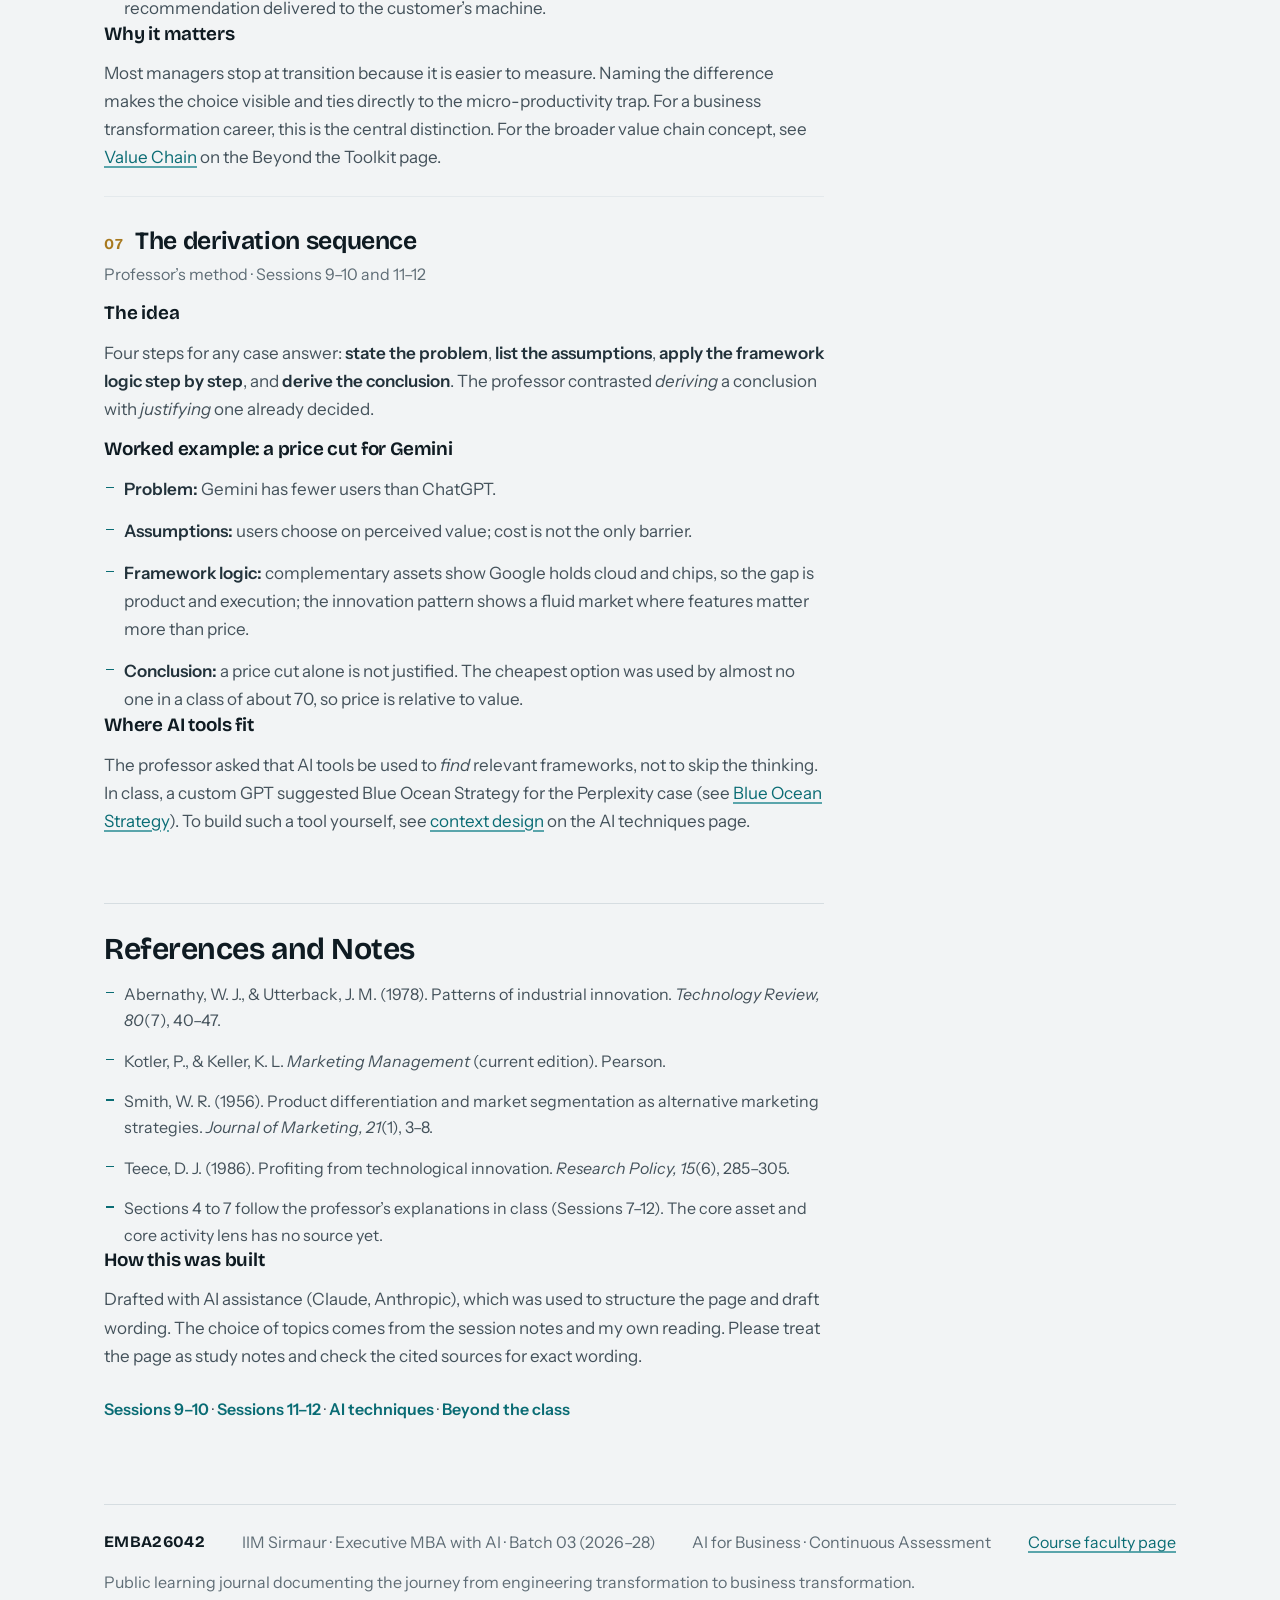
<file: reference/session-frameworks.html>
<!DOCTYPE html>
<html lang="en">
<head>
<meta charset="UTF-8">
<meta name="viewport" content="width=device-width, initial-scale=1.0">
<title>Frameworks from Sessions 7–12 · EMBA26042</title>
<meta name="description" content="Seven frameworks from the AI for Business sessions, explained with examples and a derivation sequence.">
<script>try{var t=localStorage.getItem("emba-theme");if(t)document.documentElement.setAttribute("data-theme",t)}catch(e){}</script>
<link rel="stylesheet" href="../style.css">
</head>
<body class="page-article">

<a class="skip-link" href="#main">Skip to content</a>
<header class="site-header" id="siteHeader">
  <div class="site-header-inner">
    <a class="brand" href="/" aria-label="EMBA26042 home">
            <span class="masthead"><strong>EMBA 26042</strong><span>IIM Sirmaur · AI for Business</span></span>
    </a>
    <nav class="top-nav" id="topNav" aria-label="Main">
      <a href="/#profile">Profile</a>
      <a href="/#log">Executive Learning Journal</a>
      <a href="/#assignments">Assignments</a>
      <a href="https://embaaib.netlify.app/" target="_blank" rel="noopener">Course Faculty<span class="arrow">↗</span></a>
      <a href="https://linkedin.com/in/pratap-nayak" target="_blank" rel="noopener">LinkedIn Profile<span class="arrow">↗</span></a>
    </nav>
    <button class="icon-btn" id="themeToggle" type="button" aria-label="Switch theme">
      <svg class="icon-moon" viewBox="0 0 24 24" fill="none" stroke="currentColor" stroke-width="1.8" stroke-linecap="round" stroke-linejoin="round" aria-hidden="true"><path d="M20 14.5A8 8 0 0 1 9.5 4 8 8 0 1 0 20 14.5Z"/></svg>
      <svg class="icon-sun" viewBox="0 0 24 24" fill="none" stroke="currentColor" stroke-width="1.8" stroke-linecap="round" aria-hidden="true"><circle cx="12" cy="12" r="4"/><path d="M12 2.5v2.2M12 19.3v2.2M2.5 12h2.2M19.3 12h2.2M5.3 5.3l1.6 1.6M17.1 17.1l1.6 1.6M5.3 18.7l1.6-1.6M17.1 6.9l1.6-1.6"/></svg>
    </button>
    <button class="icon-btn" id="menuToggle" type="button" aria-label="Menu" aria-expanded="false" aria-controls="topNav">
      <svg viewBox="0 0 24 24" fill="none" stroke="currentColor" stroke-width="1.8" stroke-linecap="round" aria-hidden="true"><path d="M4 7h16M4 12h16M4 17h16"/></svg>
    </button>
  </div>
  <div class="progress" aria-hidden="true"></div>
</header>

<div class="wrap">
<div class="layout"><main class="content" id="main">
  <p class="crumb"><a href="/#log">← Executive Learning Journal</a></p>
  <p class="session-label" style="display:block;margin-bottom:4px;">Reference</p>
  <h1 class="sub-title" style="font-size:1.9rem;">Frameworks from Sessions 7–12</h1>
  <p class="fw-meta" style="font-size:1.05rem;margin-top:0;">The lenses used in class, in one place</p>
  <p class="session-meta"><span>Class-derived</span><span>7 frameworks</span><span>Reference page</span></p>
  <nav class="chips" aria-label="On this page"><a href="#intro">Which when?</a><a href="#teece">Teece</a><a href="#utterback">Innovation pattern</a><a href="#stp">STP</a><a href="#two-dir">Two directions</a><a href="#threat">Threat lens</a><a href="#transformation">Transition vs transformation</a><a href="#derivation">Derivation</a><a href="#refs">References</a></nav>
<section id="intro" class="unnumbered"><div class="body-inset"><p>These are the lenses the professor used across Sessions 7 to 12 of the AI for Business course. The session pages describe them as they came up in each case. This page collects them in one place, explains each in more detail, and shows how they fit together.</p><p>The common message from class was <strong>framework first, answer second</strong>. A recommendation should be <em>derived</em> from a framework in steps, not <em>justified</em> after the opinion has already formed. Each block below shows the idea, why it matters, how it was used in class, and a short illustration of how I would apply it.</p><p class="mini-h">Which framework when?</p><div class="kt-table-wrap"><table class="kt-table"><thead><tr><th>If the question is…</th><th>Start with…</th><th>Jump to</th></tr></thead><tbody><tr><td>Who will capture the value from an innovation?</td><td>Complementary Assets (Teece)</td><td><a href="#teece">Section&nbsp;1</a></td></tr><tr><td>What stage is the product or industry in, and what kind of innovation will win now?</td><td>Pattern of Industrial Innovation</td><td><a href="#utterback">Section&nbsp;2</a></td></tr><tr><td>Which customers should we serve, and how should we be seen?</td><td>STP</td><td><a href="#stp">Section&nbsp;3</a></td></tr><tr><td>Is AI only improving what we do, or could it replace us?</td><td>Two-directional AI strategy</td><td><a href="#two-dir">Section&nbsp;4</a></td></tr><tr><td>Which of our assets and activities does AI threaten?</td><td>Core asset and core activity lens</td><td><a href="#threat">Section&nbsp;5</a></td></tr><tr><td>Are we improving or changing how value is made?</td><td>Transition versus transformation</td><td><a href="#transformation">Section&nbsp;6</a></td></tr><tr><td>In what order should we apply all of this?</td><td>The derivation sequence</td><td><a href="#derivation">Section&nbsp;7</a></td></tr></tbody></table></div><figure class="fw-fig"><svg viewBox="0 0 690 84" role="img" aria-label="The derivation sequence used in the Perplexity case"><defs><marker id="mA" viewBox="0 0 10 10" refX="8" refY="5" markerWidth="7" markerHeight="7" orient="auto"><path d="M0,0 L10,5 L0,10 z" class="sv-arrow"/></marker></defs><rect class="sv-box sv-accent" x="0" y="10" width="150" height="62" rx="6"/><text class="sv-t" x="75.0" y="37.5" text-anchor="middle">1 · Complementary</text><text class="sv-s" x="75.0" y="54.5" text-anchor="middle">assets (Teece)</text><g class="sv-line"><line x1="153" y1="41.0" x2="177" y2="41.0" marker-end="url(#mA)"/></g><rect class="sv-box" x="180" y="10" width="150" height="62" rx="6"/><text class="sv-t" x="255.0" y="37.5" text-anchor="middle">2 · Niche or</text><text class="sv-s" x="255.0" y="54.5" text-anchor="middle">general purpose</text><g class="sv-line"><line x1="333" y1="41.0" x2="357" y2="41.0" marker-end="url(#mA)"/></g><rect class="sv-box" x="360" y="10" width="150" height="62" rx="6"/><text class="sv-t" x="435.0" y="37.5" text-anchor="middle">3 · STP</text><text class="sv-s" x="435.0" y="54.5" text-anchor="middle">segment, target, position</text><g class="sv-line"><line x1="513" y1="41.0" x2="537" y2="41.0" marker-end="url(#mA)"/></g><rect class="sv-box" x="540" y="10" width="150" height="62" rx="6"/><text class="sv-t" x="615.0" y="37.5" text-anchor="middle">4 · Features</text><text class="sv-s" x="615.0" y="54.5" text-anchor="middle">and next steps</text></svg><figcaption>The order used in the Perplexity case: assets first, features last.</figcaption></figure></div></section><section id="frameworks" class="unnumbered"><div class="section-head-plain"><h2>The Frameworks</h2></div><div class="body-inset"><p class="group-intro">Seven lenses from the live sessions.</p><article class="fw-block" id="teece"><h3 class="fw-title"><span class="fw-no">01</span>Complementary Assets Framework</h3><p class="fw-meta">David J. Teece · Research Policy, 1986 · class Sessions 9–10 and 11–12</p><p class="mini-h">The idea</p><p>An innovation does not earn its inventor money on its own. To turn it into a product that customers can buy, a firm needs <em>complementary assets</em>: manufacturing, distribution, service, brand, and, for Generative AI, cloud computing. Teece argued that when the idea is easy to copy, value flows to whoever controls these assets, not necessarily to whoever invented the technology. The firm has two options: build the assets, or borrow them through partnerships.</p><p class="mini-h">How it was used in class</p><ul class="plain"><li><strong>Google and Gen AI:</strong> Google published the transformer architecture but did not lead the market early. The framework points to execution and product design as the gap, because Google already owns cloud, custom chips and an ecosystem.</li><li><strong>OpenAI:</strong> it lacked its own cloud and closed the gap through a partnership with a cloud provider.</li><li><strong>Perplexity:</strong> it has no cloud infrastructure of its own, so competing head-on with the cloud owners as a general-purpose tool is hard. This was the first step in the professor’s derivation.</li></ul><p class="mini-h">Why it matters</p><p>It stops a manager from praising an invention and forgetting the rest of the chain. Before investing in an AI capability, ask who would capture its value and what else we need to own or rent for that to be us. It also explains why partnerships between a start-up and a platform owner are common.</p><div class="in-my-work"><p class="mini-h" style="margin-top:0">Illustration</p><p>A new tool coating is only worth what the supplier can deliver through application engineering, distribution and customer service. A competitor with a larger service network could capture most of the value of a similar coating. Mapping which of these assets we hold shows where to build and where to partner.</p></div></article><article class="fw-block" id="utterback"><h3 class="fw-title"><span class="fw-no">02</span>Pattern of Industrial Innovation</h3><p class="fw-meta">William J. Abernathy and James M. Utterback · Technology Review, 1978 · class Sessions 9–10</p><p class="mini-h">The idea</p><p>Innovation in an industry follows a pattern. In the <strong>fluid phase</strong>, many product designs compete and products change fast. A <strong>dominant design</strong> then emerges and the industry enters a <strong>transitional phase</strong>. In the <strong>specific phase</strong>, product changes are small and the competition moves to process: cost, quality and scale.</p><figure class="fw-fig"><svg viewBox="0 0 660 86" role="img" aria-label="Three phases of the Pattern of Industrial Innovation"><defs><marker id="mU" viewBox="0 0 10 10" refX="8" refY="5" markerWidth="7" markerHeight="7" orient="auto"><path d="M0,0 L10,5 L0,10 z" class="sv-arrow"/></marker></defs><rect class="sv-box sv-accent" x="0" y="10" width="200" height="66" rx="6"/><text class="sv-t" x="100.0" y="39.5" text-anchor="middle">Fluid phase</text><text class="sv-s" x="100.0" y="56.5" text-anchor="middle">many designs, rapid product change</text><g class="sv-line"><line x1="203" y1="43" x2="227" y2="43" marker-end="url(#mU)"/></g><rect class="sv-box" x="230" y="10" width="200" height="66" rx="6"/><text class="sv-t" x="330.0" y="39.5" text-anchor="middle">Transitional phase</text><text class="sv-s" x="330.0" y="56.5" text-anchor="middle">a dominant design emerges</text><g class="sv-line"><line x1="433" y1="43" x2="457" y2="43" marker-end="url(#mU)"/></g><rect class="sv-box" x="460" y="10" width="200" height="66" rx="6"/><text class="sv-t" x="560.0" y="39.5" text-anchor="middle">Specific phase</text><text class="sv-s" x="560.0" y="56.5" text-anchor="middle">innovation shifts to process and cost</text></svg><figcaption>Product innovation is high early; process innovation rises once a dominant design settles.</figcaption></figure><p class="mini-h">How it was used in class</p><p>The professor placed Generative AI in the fluid phase: features change about every six months and no dominant design has emerged. The light bulb was the analogy: filament, tungsten, fluorescent, then LED, with each step won by whoever tracked society’s changing needs fastest. Agentic AI was described as the next step on the same path, not a separate product. Explainable AI showed user demand steering a product feature.</p><p class="mini-h">Why it matters</p><p>The right strategy depends on the phase. In a fluid phase, flexibility and speed of learning win and heavy process investment is risky. In a specific phase, cost and process discipline win. Betting on process efficiency too early can lock a firm into a design that later loses.</p><div class="in-my-work"><p class="mini-h" style="margin-top:0">Illustration</p><p>Machining-process monitoring is still fluid in many plants: sensors, data formats and software differ widely. A manager would pilot flexibly rather than standardise one vendor across all sites. Cutting inserts are mature, so competition there is on process and cost.</p></div></article><article class="fw-block" id="stp"><h3 class="fw-title"><span class="fw-no">03</span>Segmentation, Targeting and Positioning (STP)</h3><p class="fw-meta">Wendell Smith (1956) for segmentation; popularised by Philip Kotler · class Sessions 11–12</p><p class="mini-h">The idea</p><p><strong>Segmentation</strong> divides a market into groups with different needs. <strong>Targeting</strong> chooses the groups worth serving. <strong>Positioning</strong> decides how the offer should be seen by that group compared with alternatives. STP comes before decisions about features, price and channel because those depend on who the customer is.</p><p class="mini-h">How it was used in class</p><p>In the Perplexity case the class jumped to features such as deep search, an enterprise version and voice search. The professor’s corrected order was: complementary assets show Perplexity must be a niche player; STP then picks the segment (for example researchers, financial analysts or medical professionals); and only then do we choose which feature serves that segment best.</p><p class="mini-h">Why it matters</p><p>A feature is only good or bad for a particular customer. Choosing features first gives a list of opinions. Choosing the segment first gives a test for every option.</p><div class="in-my-work"><p class="mini-h" style="margin-top:0">Illustration</p><p>For a machining-analytics service, segments might be high-volume automotive plants, aerospace job shops and small contract machinists. Their needs on speed, accuracy and support differ, so a feature that suits one may waste money in another.</p></div></article><article class="fw-block" id="two-dir"><h3 class="fw-title"><span class="fw-no">04</span>Two-directional AI strategy and the micro-productivity trap</h3><p class="fw-meta">Class framework · Sessions 7–8 and 9–10</p><p class="mini-h">The idea</p><p>AI strategy has to move in two directions at once.</p><ul class="plain"><li><strong>Bottom-up:</strong> find where AI improves existing offerings and processes. This is necessary but not enough.</li><li><strong>Top-down:</strong> a CXO-level question: could AI reinvent the business model, or make ours obsolete?</li></ul><div id="micro-trap"></div><p class="mini-h">The micro-productivity trap</p><p>The professor’s warning was that focusing only on small gains is a <em>mindset lock-in</em>, which comes in two forms:</p><ul class="plain"><li><strong>Offering lock-in:</strong> thinking only about how AI can improve what the firm sells today.</li><li><strong>Process lock-in:</strong> thinking only about how AI can improve how the firm works today.</li></ul><p>The firm may improve efficiently while a competitor changes the product itself. The comparison made was with digital transformation: industries close to digital products, such as text and music, were rebuilt, while construction and agriculture barely changed. The question is which services are closest to becoming “AI products”.</p><p class="mini-h">How it was used in class</p><p>For Delta Core Analytics, report automation and dashboards are bottom-up gains. The top-down question is what happens if rivals offer AI-driven marketing analytics as a ready-made product. A classmate’s example from vehicle development, replacing physical prototype tests with end-to-end virtual verification, was treated as value-chain thinking rather than a process tweak. Frontline staff often spot AI opportunities before management does, so the two directions should meet.</p><div class="in-my-work"><p class="mini-h" style="margin-top:0">Illustration</p><p>Bottom-up: an assistant that drafts customer quotations faster. Top-down: asking whether customers will one day request machining solutions from a self-service AI platform that bypasses application engineers altogether.</p></div></article><article class="fw-block" id="threat"><h3 class="fw-title"><span class="fw-no">05</span>Core asset and core activity threat lens</h3><p class="fw-meta">Presented in class · Sessions 9–10 · original source to be confirmed</p><p class="mini-h">The idea</p><p>Ask two questions about any firm facing AI: is a <strong>core asset</strong> threatened (for example data, brand or installed base), and is a <strong>core activity</strong> threatened (for example the work the firm does to create value)? The answer suggests a strategic response. If neither is threatened, use AI to improve. If one is threatened, adapt around the one that remains. If <em>both</em> are threatened, the logic discussed in class was “harvest and exit”: take the remaining profit and leave rather than invest into decline.</p><div class="kt-table-wrap"><table class="kt-table"><thead><tr><th>Core asset</th><th>Core activity</th><th>Class logic</th></tr></thead><tbody><tr><td>Safe</td><td>Safe</td><td>Improve with AI (bottom-up)</td></tr><tr><td>Threatened</td><td>Safe</td><td>Protect or rebuild the asset; keep the activity</td></tr><tr><td>Safe</td><td>Threatened</td><td>Redesign the activity around the asset</td></tr><tr><td>Threatened</td><td>Threatened</td><td>Harvest and exit</td></tr></tbody></table></div><p><em>The table is my summary of the logic described in class.</em> The notes do not name an original author for this lens, so I have not attributed it. I will add the source once I confirm it with the professor.</p><p class="mini-h">Why it matters</p><p>It forces a clear classification before spending on AI. It also makes “exit” a legitimate option, which many transformation plans avoid mentioning.</p></article><article class="fw-block" id="transformation"><h3 class="fw-title"><span class="fw-no">06</span>Transition versus transformation</h3><p class="fw-meta">Distinction clarified by the professor · Sessions 7–8</p><p class="mini-h">The idea</p><p><strong>Transition</strong> uses technology to improve existing offerings or processes. <strong>Transformation</strong> disrupts the value chain so that <em>how value is added</em> changes fundamentally. The professor linked this to the value chain: a firm buys low-value inputs, adds value and sells at a higher price, and the job of AI is to widen that gap, ideally by finding new value and not only by speeding up the old one.</p><ul class="plain"><li><strong>Transition example:</strong> an AI tool that shortens the time to produce a technical report.</li><li><strong>Transformation example:</strong> replacing the report with a continuously updated recommendation delivered to the customer’s machine.</li></ul><p class="mini-h">Why it matters</p><p>Most managers stop at transition because it is easier to measure. Naming the difference makes the choice visible and ties directly to the micro-productivity trap. For a business transformation career, this is the central distinction. For the broader value chain concept, see <a href="/extras/beyond-the-toolkit#vc">Value Chain</a> on the Beyond the Toolkit page.</p></article><article class="fw-block" id="derivation"><h3 class="fw-title"><span class="fw-no">07</span>The derivation sequence</h3><p class="fw-meta">Professor’s method · Sessions 9–10 and 11–12</p><p class="mini-h">The idea</p><p>Four steps for any case answer: <strong>state the problem</strong>, <strong>list the assumptions</strong>, <strong>apply the framework logic step by step</strong>, and <strong>derive the conclusion</strong>. The professor contrasted <em>deriving</em> a conclusion with <em>justifying</em> one already decided.</p><p class="mini-h">Worked example: a price cut for Gemini</p><ul class="plain"><li><strong>Problem:</strong> Gemini has fewer users than ChatGPT.</li><li><strong>Assumptions:</strong> users choose on perceived value; cost is not the only barrier.</li><li><strong>Framework logic:</strong> complementary assets show Google holds cloud and chips, so the gap is product and execution; the innovation pattern shows a fluid market where features matter more than price.</li><li><strong>Conclusion:</strong> a price cut alone is not justified. The cheapest option was used by almost no one in a class of about 70, so price is relative to value.</li></ul><p class="mini-h">Where AI tools fit</p><p>The professor asked that AI tools be used to <em>find</em> relevant frameworks, not to skip the thinking. In class, a custom GPT suggested Blue Ocean Strategy for the Perplexity case (see <a href="/extras/beyond-the-toolkit#bo">Blue Ocean Strategy</a>). To build such a tool yourself, see <a href="/reference/ai-techniques#context-design">context design</a> on the AI techniques page.</p></article></div></section>
  <section id="refs" class="unnumbered"><div class="section-head-plain"><h2>References and Notes</h2></div><div class="body-inset"><ul class="plain refs"><li>Abernathy, W. J., &amp; Utterback, J. M. (1978). Patterns of industrial innovation. <em>Technology Review, 80</em>(7), 40–47.</li><li>Kotler, P., &amp; Keller, K. L. <em>Marketing Management</em> (current edition). Pearson.</li><li>Smith, W. R. (1956). Product differentiation and market segmentation as alternative marketing strategies. <em>Journal of Marketing, 21</em>(1), 3–8.</li><li>Teece, D. J. (1986). Profiting from technological innovation. <em>Research Policy, 15</em>(6), 285–305.</li><li>Sections 4 to 7 follow the professor’s explanations in class (Sessions 7–12). The core asset and core activity lens has no source yet.</li></ul>
  <p class="mini-h">How this was built</p><p>Drafted with AI assistance (Claude, Anthropic), which was used to structure the page and draft wording. The choice of topics comes from the session notes and my own reading. Please treat the page as study notes and check the cited sources for exact wording.</p></div></section>
  <p class="crumb" style="margin-top:26px"><a href="/sessions/session-05">Sessions 9–10</a> · <a href="/sessions/session-06">Sessions 11–12</a> · <a href="/reference/ai-techniques">AI techniques</a> · <a href="/reference/beyond-the-class">Beyond the class</a></p>
</main><aside class="toc" id="toc" aria-label="On this page"></aside></div>
  <footer>
    <span class="fw-strong">EMBA26042</span>
    <span>IIM Sirmaur · Executive MBA with AI · Batch 03 (2026–28)</span>
    <span>AI for Business · Continuous Assessment</span>
    <span><a href="https://embaaib.netlify.app/" target="_blank" rel="noopener">Course faculty page</a></span>
    <span class="footer-note">Public learning journal documenting the journey from engineering transformation to business transformation.</span>
  </footer>

</div>

<button class="icon-btn to-top" type="button" aria-label="Back to top"><svg viewBox="0 0 24 24" fill="none" stroke="currentColor" stroke-width="1.8" stroke-linecap="round" stroke-linejoin="round" aria-hidden="true"><path d="M12 19V5M6 11l6-6 6 6"/></svg></button>
<script src="../site.js" defer></script>

</body>
</html>
</file>
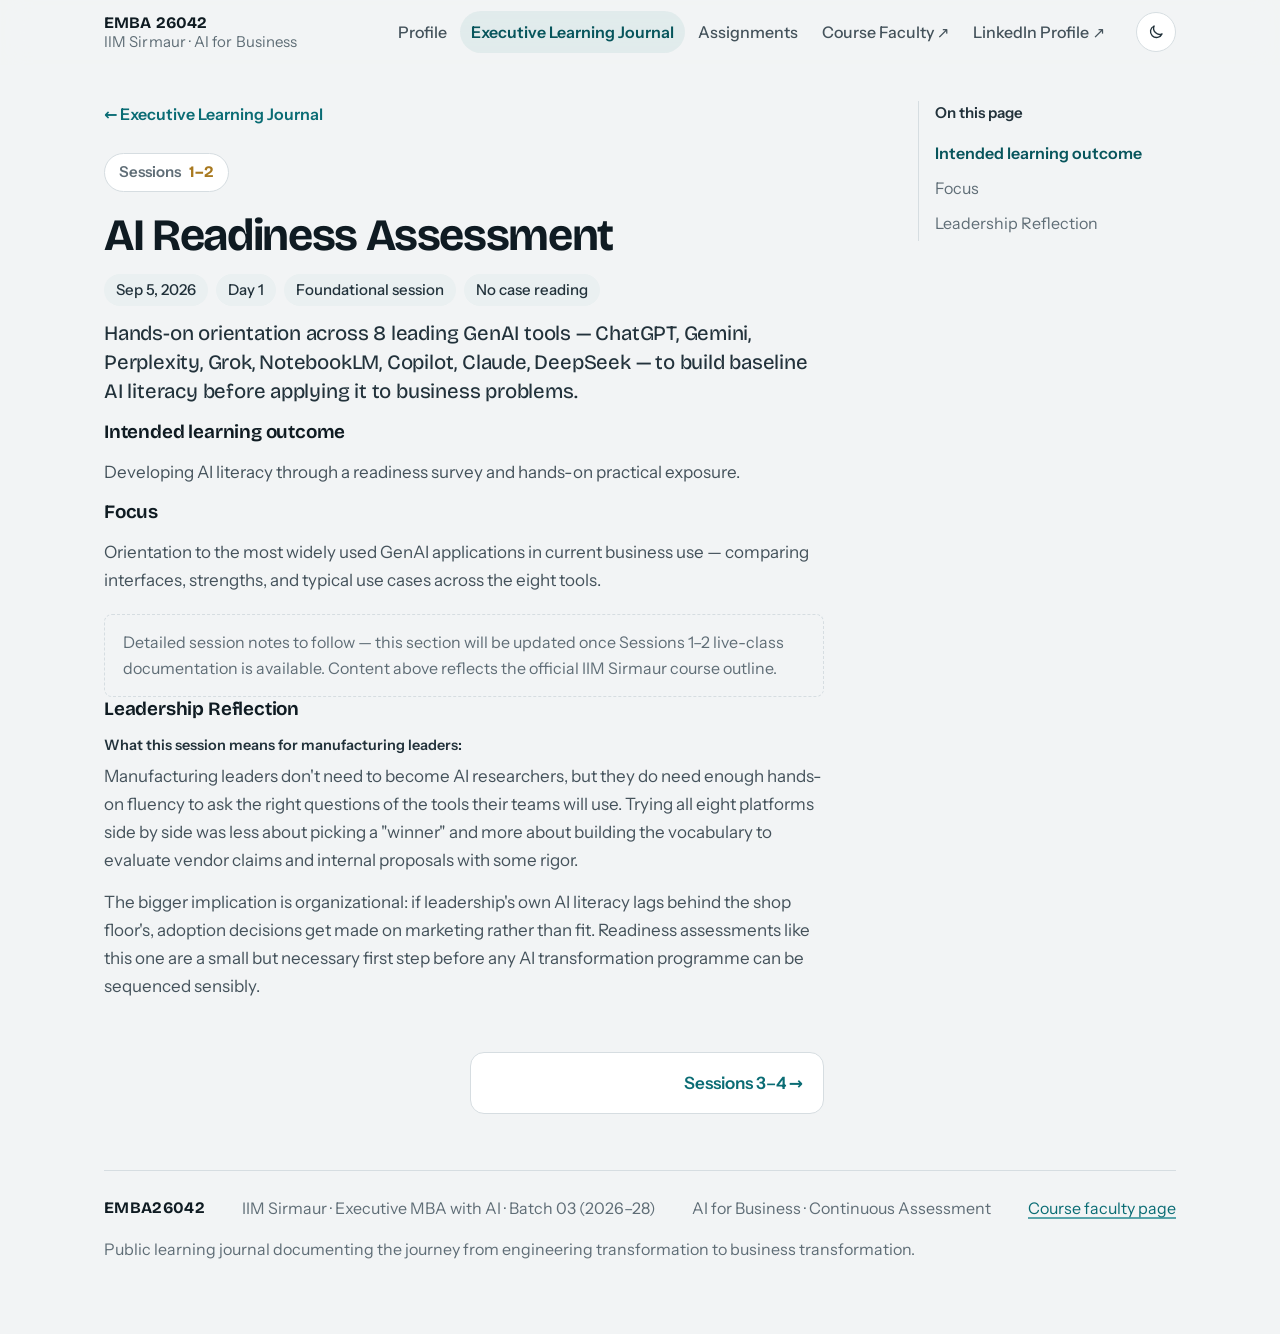
<file: sessions/session-01.html>
<!DOCTYPE html>
<html lang="en">
<head>
<meta charset="UTF-8">
<meta name="viewport" content="width=device-width, initial-scale=1.0">
<title>Sessions 1–2 — AI Readiness Assessment · EMBA26042</title>
<meta name="description" content="Hands-on orientation across 8 leading GenAI tools to build baseline AI literacy.">
<script>try{var t=localStorage.getItem("emba-theme");if(t)document.documentElement.setAttribute("data-theme",t)}catch(e){}</script>
<link rel="stylesheet" href="../style.css">
</head>
<body class="page-article">

<a class="skip-link" href="#main">Skip to content</a>
<header class="site-header" id="siteHeader">
  <div class="site-header-inner">
    <a class="brand" href="/" aria-label="EMBA26042 home">
            <span class="masthead"><strong>EMBA 26042</strong><span>IIM Sirmaur · AI for Business</span></span>
    </a>
    <nav class="top-nav" id="topNav" aria-label="Main">
      <a href="/#profile">Profile</a>
      <a href="/#log">Executive Learning Journal</a>
      <a href="/#assignments">Assignments</a>
      <a href="https://embaaib.netlify.app/" target="_blank" rel="noopener">Course Faculty<span class="arrow">↗</span></a>
      <a href="https://linkedin.com/in/pratap-nayak" target="_blank" rel="noopener">LinkedIn Profile<span class="arrow">↗</span></a>
    </nav>
    <button class="icon-btn" id="themeToggle" type="button" aria-label="Switch theme">
      <svg class="icon-moon" viewBox="0 0 24 24" fill="none" stroke="currentColor" stroke-width="1.8" stroke-linecap="round" stroke-linejoin="round" aria-hidden="true"><path d="M20 14.5A8 8 0 0 1 9.5 4 8 8 0 1 0 20 14.5Z"/></svg>
      <svg class="icon-sun" viewBox="0 0 24 24" fill="none" stroke="currentColor" stroke-width="1.8" stroke-linecap="round" aria-hidden="true"><circle cx="12" cy="12" r="4"/><path d="M12 2.5v2.2M12 19.3v2.2M2.5 12h2.2M19.3 12h2.2M5.3 5.3l1.6 1.6M17.1 17.1l1.6 1.6M5.3 18.7l1.6-1.6M17.1 6.9l1.6-1.6"/></svg>
    </button>
    <button class="icon-btn" id="menuToggle" type="button" aria-label="Menu" aria-expanded="false" aria-controls="topNav">
      <svg viewBox="0 0 24 24" fill="none" stroke="currentColor" stroke-width="1.8" stroke-linecap="round" aria-hidden="true"><path d="M4 7h16M4 12h16M4 17h16"/></svg>
    </button>
  </div>
  <div class="progress" aria-hidden="true"></div>
</header>

<div class="wrap">
<div class="layout"><main class="content" id="main">
  <p class="crumb"><a href="/#log">← Executive Learning Journal</a></p>
  <section>
    <div class="session-header">
      <div class="session-num-col">
        <span class="session-label">Sessions</span>
        <span class="session-number range">1–2</span>
      </div>
      <div class="session-body">
            <h3>AI Readiness Assessment</h3>
            <p class="session-meta"><span>Sep 5, 2026</span><span>Day 1</span><span>Foundational session</span><span>No case reading</span></p>
            <p class="session-overview">Hands-on orientation across 8 leading GenAI tools — ChatGPT, Gemini, Perplexity, Grok, NotebookLM, Copilot, Claude, DeepSeek — to build baseline AI literacy before applying it to business problems.</p>
            <p class="mini-h">Intended learning outcome</p>
            <p>Developing AI literacy through a readiness survey and hands-on practical exposure.</p>
            <p class="mini-h">Focus</p>
            <p>Orientation to the most widely used GenAI applications in current business use — comparing interfaces, strengths, and typical use cases across the eight tools.</p>
            <div class="note-box">Detailed session notes to follow — this section will be updated once Sessions 1–2 live-class documentation is available. Content above reflects the official IIM Sirmaur course outline.</div>
            <p class="mini-h">Leadership Reflection</p>
            <p style="margin:0 0 4px; font-weight:600; color:var(--ink-soft); font-size:0.9rem;">What this session means for manufacturing leaders:</p>
            <p>Manufacturing leaders don't need to become AI researchers, but they do need enough hands-on fluency to ask the right questions of the tools their teams will use. Trying all eight platforms side by side was less about picking a &quot;winner&quot; and more about building the vocabulary to evaluate vendor claims and internal proposals with some rigor.</p>
            <p style="margin-top:12px;">The bigger implication is organizational: if leadership's own AI literacy lags behind the shop floor's, adoption decisions get made on marketing rather than fit. Readiness assessments like this one are a small but necessary first step before any AI transformation programme can be sequenced sensibly.</p>
          </div>
    </div>
    <div class="session-pager"><span></span><span><a href="/sessions/session-02">Sessions 3–4 →</a></span></div>
  </section>
</main><aside class="toc" id="toc" aria-label="On this page"></aside></div>
  <footer>
    <span class="fw-strong">EMBA26042</span>
    <span>IIM Sirmaur · Executive MBA with AI · Batch 03 (2026–28)</span>
    <span>AI for Business · Continuous Assessment</span>
    <span><a href="https://embaaib.netlify.app/" target="_blank" rel="noopener">Course faculty page</a></span>
    <span class="footer-note">Public learning journal documenting the journey from engineering transformation to business transformation.</span>
  </footer>

</div>

<button class="icon-btn to-top" type="button" aria-label="Back to top"><svg viewBox="0 0 24 24" fill="none" stroke="currentColor" stroke-width="1.8" stroke-linecap="round" stroke-linejoin="round" aria-hidden="true"><path d="M12 19V5M6 11l6-6 6 6"/></svg></button>
<script src="../site.js" defer></script>

</body>
</html>
</file>
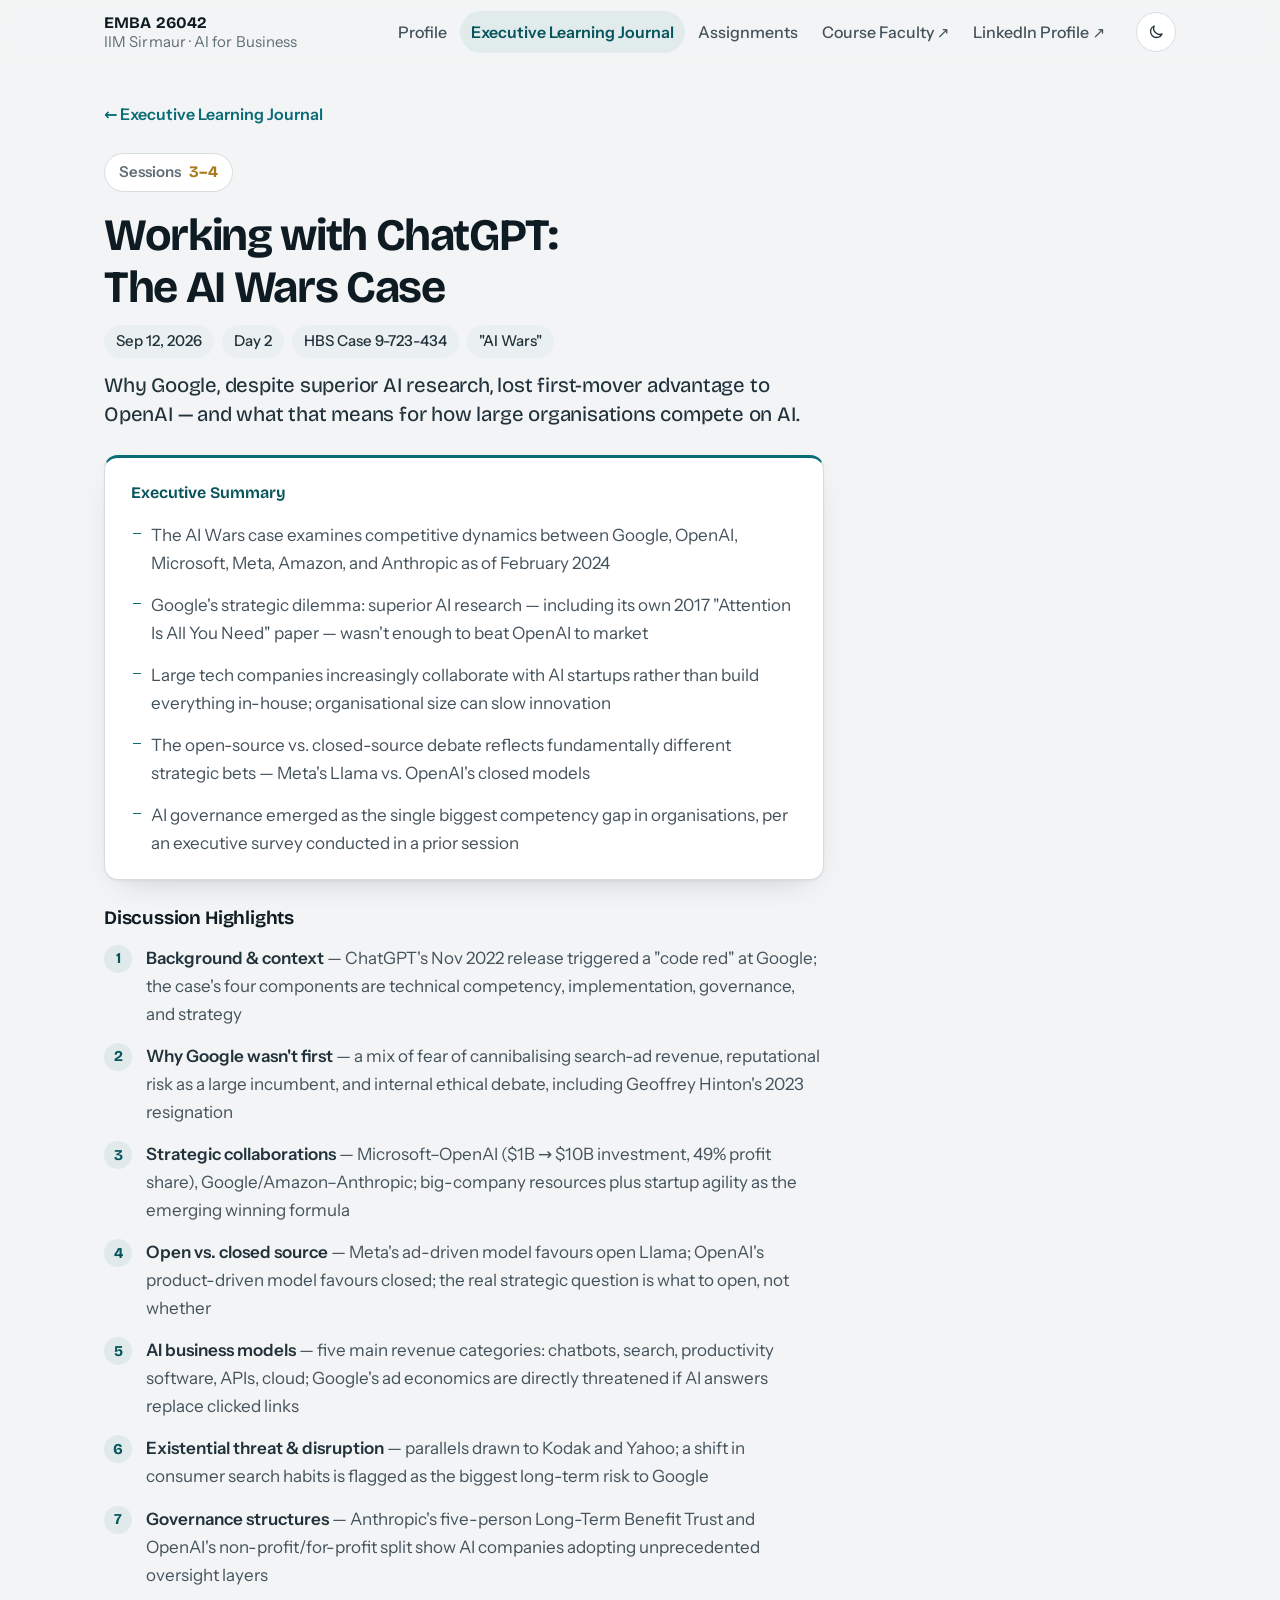
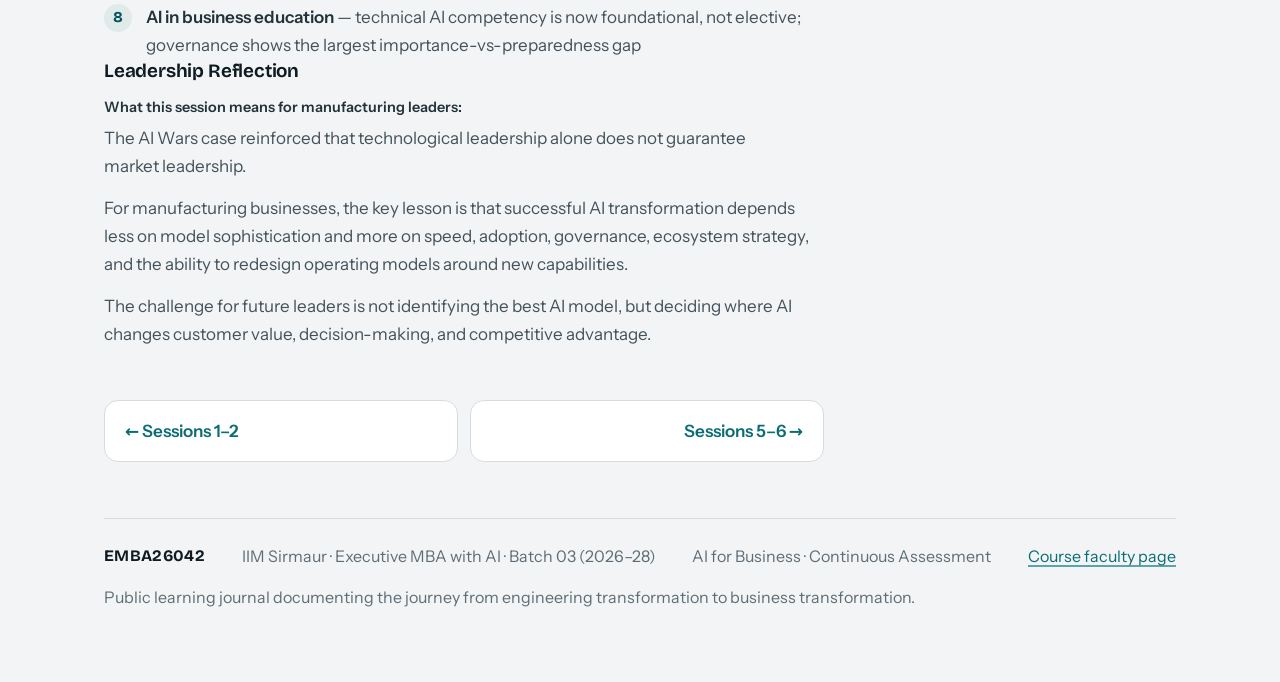
<file: sessions/session-02.html>
<!DOCTYPE html>
<html lang="en">
<head>
<meta charset="UTF-8">
<meta name="viewport" content="width=device-width, initial-scale=1.0">
<title>Sessions 3–4 — Working with ChatGPT: The AI Wars Case · EMBA26042</title>
<meta name="description" content="Why Google, despite superior AI research, lost first-mover advantage to OpenAI — and what that means for how large organisations compete on AI.">
<script>try{var t=localStorage.getItem("emba-theme");if(t)document.documentElement.setAttribute("data-theme",t)}catch(e){}</script>
<link rel="stylesheet" href="../style.css">
</head>
<body class="page-article">

<a class="skip-link" href="#main">Skip to content</a>
<header class="site-header" id="siteHeader">
  <div class="site-header-inner">
    <a class="brand" href="/" aria-label="EMBA26042 home">
            <span class="masthead"><strong>EMBA 26042</strong><span>IIM Sirmaur · AI for Business</span></span>
    </a>
    <nav class="top-nav" id="topNav" aria-label="Main">
      <a href="/#profile">Profile</a>
      <a href="/#log">Executive Learning Journal</a>
      <a href="/#assignments">Assignments</a>
      <a href="https://embaaib.netlify.app/" target="_blank" rel="noopener">Course Faculty<span class="arrow">↗</span></a>
      <a href="https://linkedin.com/in/pratap-nayak" target="_blank" rel="noopener">LinkedIn Profile<span class="arrow">↗</span></a>
    </nav>
    <button class="icon-btn" id="themeToggle" type="button" aria-label="Switch theme">
      <svg class="icon-moon" viewBox="0 0 24 24" fill="none" stroke="currentColor" stroke-width="1.8" stroke-linecap="round" stroke-linejoin="round" aria-hidden="true"><path d="M20 14.5A8 8 0 0 1 9.5 4 8 8 0 1 0 20 14.5Z"/></svg>
      <svg class="icon-sun" viewBox="0 0 24 24" fill="none" stroke="currentColor" stroke-width="1.8" stroke-linecap="round" aria-hidden="true"><circle cx="12" cy="12" r="4"/><path d="M12 2.5v2.2M12 19.3v2.2M2.5 12h2.2M19.3 12h2.2M5.3 5.3l1.6 1.6M17.1 17.1l1.6 1.6M5.3 18.7l1.6-1.6M17.1 6.9l1.6-1.6"/></svg>
    </button>
    <button class="icon-btn" id="menuToggle" type="button" aria-label="Menu" aria-expanded="false" aria-controls="topNav">
      <svg viewBox="0 0 24 24" fill="none" stroke="currentColor" stroke-width="1.8" stroke-linecap="round" aria-hidden="true"><path d="M4 7h16M4 12h16M4 17h16"/></svg>
    </button>
  </div>
  <div class="progress" aria-hidden="true"></div>
</header>

<div class="wrap">
<div class="layout"><main class="content" id="main">
  <p class="crumb"><a href="/#log">← Executive Learning Journal</a></p>
  <section>
    <div class="session-header">
      <div class="session-num-col">
        <span class="session-label">Sessions</span>
        <span class="session-number range">3–4</span>
      </div>
      <div class="session-body">
            <h3>Working with ChatGPT: The AI Wars Case</h3>
            <p class="session-meta"><span>Sep 12, 2026</span><span>Day 2</span><span>HBS Case 9-723-434</span><span>&quot;AI Wars&quot;</span></p>
            <p class="session-overview">Why Google, despite superior AI research, lost first-mover advantage to OpenAI — and what that means for how large organisations compete on AI.</p>

            <div class="exec-box">
              <p class="exec-label">Executive Summary</p>
              <ul class="plain">
                <li>The AI Wars case examines competitive dynamics between Google, OpenAI, Microsoft, Meta, Amazon, and Anthropic as of February 2024</li>
                <li>Google's strategic dilemma: superior AI research — including its own 2017 &quot;Attention Is All You Need&quot; paper — wasn't enough to beat OpenAI to market</li>
                <li>Large tech companies increasingly collaborate with AI startups rather than build everything in-house; organisational size can slow innovation</li>
                <li>The open-source vs. closed-source debate reflects fundamentally different strategic bets — Meta's Llama vs. OpenAI's closed models</li>
                <li>AI governance emerged as the single biggest competency gap in organisations, per an executive survey conducted in a prior session</li>
              </ul>
            </div>

            <p class="mini-h">Discussion Highlights</p>
            <ol class="num-list">
              <li><span class="num-circle">1</span><span><strong>Background &amp; context</strong> — ChatGPT's Nov 2022 release triggered a &quot;code red&quot; at Google; the case's four components are technical competency, implementation, governance, and strategy</span></li>
              <li><span class="num-circle">2</span><span><strong>Why Google wasn't first</strong> — a mix of fear of cannibalising search-ad revenue, reputational risk as a large incumbent, and internal ethical debate, including Geoffrey Hinton's 2023 resignation</span></li>
              <li><span class="num-circle">3</span><span><strong>Strategic collaborations</strong> — Microsoft–OpenAI ($1B → $10B investment, 49% profit share), Google/Amazon–Anthropic; big-company resources plus startup agility as the emerging winning formula</span></li>
              <li><span class="num-circle">4</span><span><strong>Open vs. closed source</strong> — Meta's ad-driven model favours open Llama; OpenAI's product-driven model favours closed; the real strategic question is what to open, not whether</span></li>
              <li><span class="num-circle">5</span><span><strong>AI business models</strong> — five main revenue categories: chatbots, search, productivity software, APIs, cloud; Google's ad economics are directly threatened if AI answers replace clicked links</span></li>
              <li><span class="num-circle">6</span><span><strong>Existential threat &amp; disruption</strong> — parallels drawn to Kodak and Yahoo; a shift in consumer search habits is flagged as the biggest long-term risk to Google</span></li>
              <li><span class="num-circle">7</span><span><strong>Governance structures</strong> — Anthropic's five-person Long-Term Benefit Trust and OpenAI's non-profit/for-profit split show AI companies adopting unprecedented oversight layers</span></li>
              <li><span class="num-circle">8</span><span><strong>AI in business education</strong> — technical AI competency is now foundational, not elective; governance shows the largest importance-vs-preparedness gap</span></li>
            </ol>

            <p class="mini-h">Leadership Reflection</p>
            <p style="margin:0 0 4px; font-weight:600; color:var(--ink-soft); font-size:0.9rem;">What this session means for manufacturing leaders:</p>
            <p>The AI Wars case reinforced that technological leadership alone does not guarantee market leadership.</p>
            <p style="margin-top:12px;">For manufacturing businesses, the key lesson is that successful AI transformation depends less on model sophistication and more on speed, adoption, governance, ecosystem strategy, and the ability to redesign operating models around new capabilities.</p>
            <p style="margin-top:12px;">The challenge for future leaders is not identifying the best AI model, but deciding where AI changes customer value, decision-making, and competitive advantage.</p>
          </div>
    </div>
    <div class="session-pager"><span><a href="/sessions/session-01">← Sessions 1–2</a></span><span><a href="/sessions/session-03">Sessions 5–6 →</a></span></div>
  </section>
</main><aside class="toc" id="toc" aria-label="On this page"></aside></div>
  <footer>
    <span class="fw-strong">EMBA26042</span>
    <span>IIM Sirmaur · Executive MBA with AI · Batch 03 (2026–28)</span>
    <span>AI for Business · Continuous Assessment</span>
    <span><a href="https://embaaib.netlify.app/" target="_blank" rel="noopener">Course faculty page</a></span>
    <span class="footer-note">Public learning journal documenting the journey from engineering transformation to business transformation.</span>
  </footer>

</div>

<button class="icon-btn to-top" type="button" aria-label="Back to top"><svg viewBox="0 0 24 24" fill="none" stroke="currentColor" stroke-width="1.8" stroke-linecap="round" stroke-linejoin="round" aria-hidden="true"><path d="M12 19V5M6 11l6-6 6 6"/></svg></button>
<script src="../site.js" defer></script>

</body>
</html>
</file>
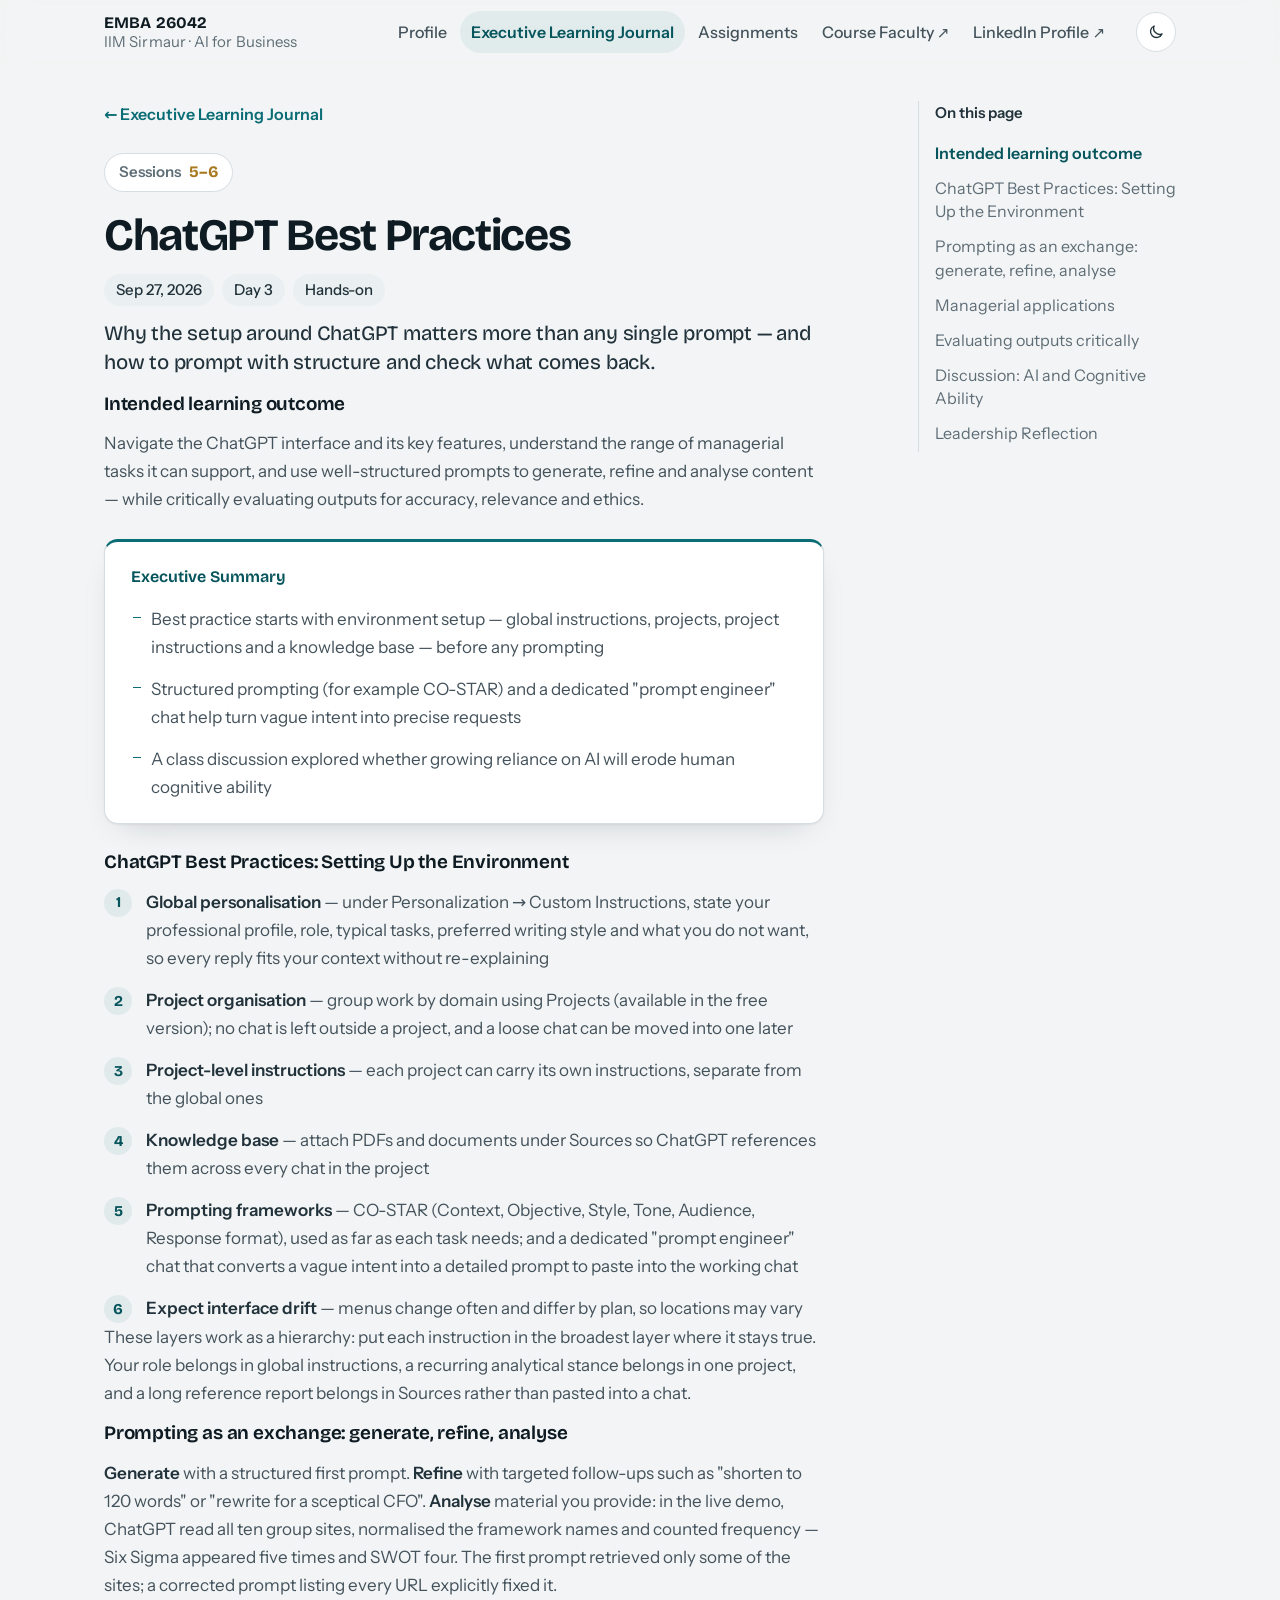
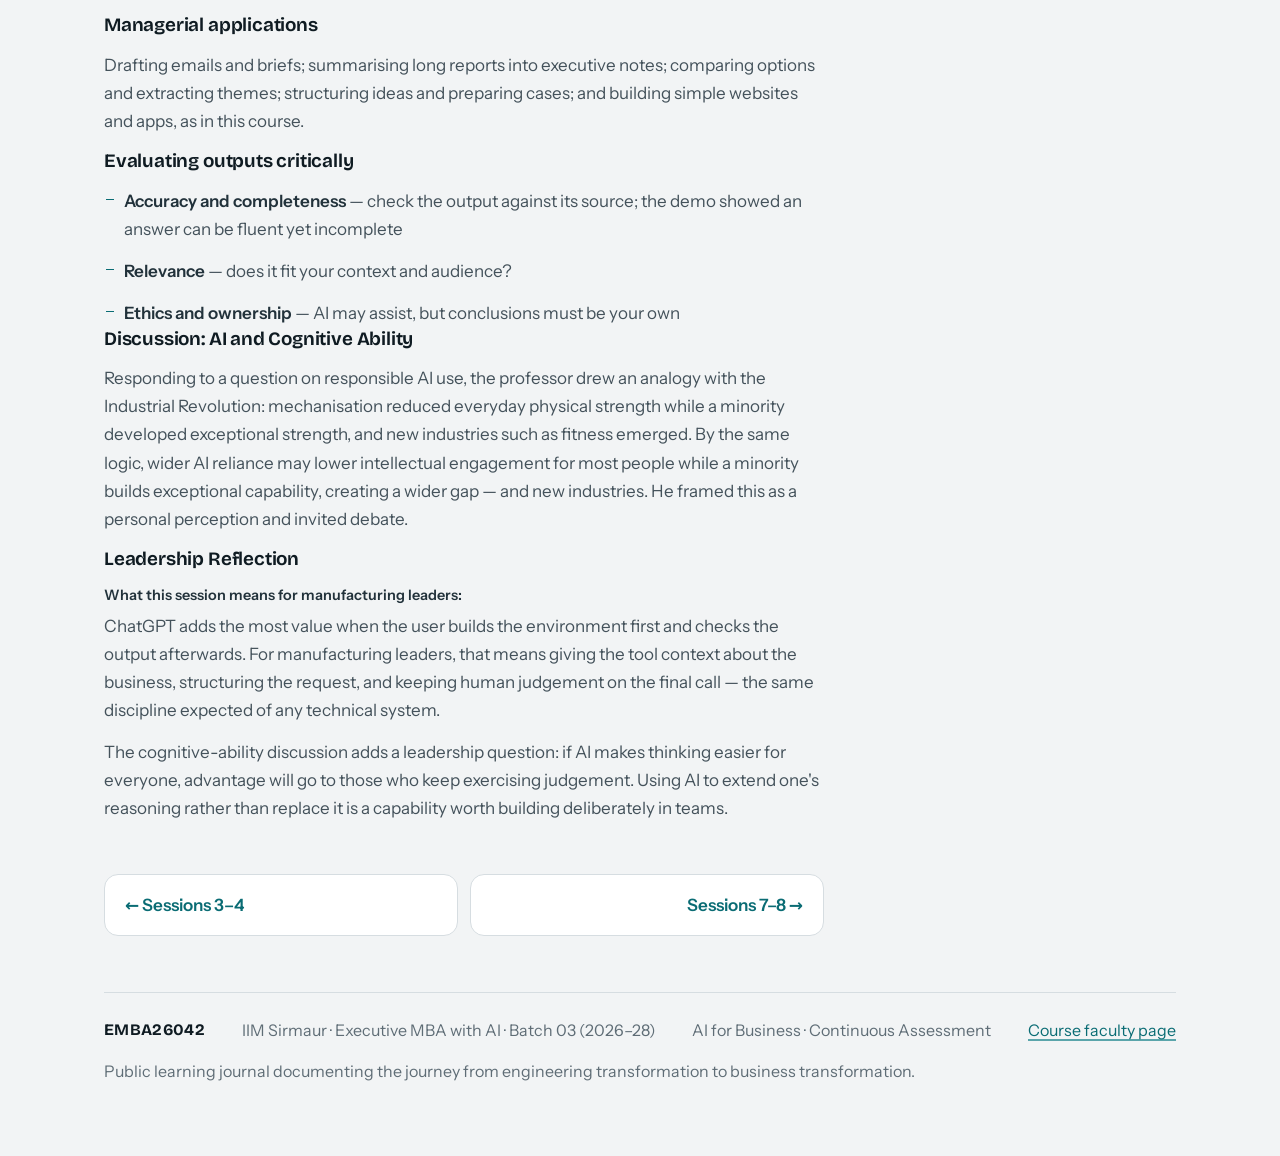
<file: sessions/session-03.html>
<!DOCTYPE html>
<html lang="en">
<head>
<meta charset="UTF-8">
<meta name="viewport" content="width=device-width, initial-scale=1.0">
<title>Sessions 5–6 — ChatGPT Best Practices · EMBA26042</title>
<meta name="description" content="Why the setup around ChatGPT matters more than any single prompt, and how to prompt with structure and check what comes back.">
<script>try{var t=localStorage.getItem("emba-theme");if(t)document.documentElement.setAttribute("data-theme",t)}catch(e){}</script>
<link rel="stylesheet" href="../style.css">
</head>
<body class="page-article">

<a class="skip-link" href="#main">Skip to content</a>
<header class="site-header" id="siteHeader">
  <div class="site-header-inner">
    <a class="brand" href="/" aria-label="EMBA26042 home">
            <span class="masthead"><strong>EMBA 26042</strong><span>IIM Sirmaur · AI for Business</span></span>
    </a>
    <nav class="top-nav" id="topNav" aria-label="Main">
      <a href="/#profile">Profile</a>
      <a href="/#log">Executive Learning Journal</a>
      <a href="/#assignments">Assignments</a>
      <a href="https://embaaib.netlify.app/" target="_blank" rel="noopener">Course Faculty<span class="arrow">↗</span></a>
      <a href="https://linkedin.com/in/pratap-nayak" target="_blank" rel="noopener">LinkedIn Profile<span class="arrow">↗</span></a>
    </nav>
    <button class="icon-btn" id="themeToggle" type="button" aria-label="Switch theme">
      <svg class="icon-moon" viewBox="0 0 24 24" fill="none" stroke="currentColor" stroke-width="1.8" stroke-linecap="round" stroke-linejoin="round" aria-hidden="true"><path d="M20 14.5A8 8 0 0 1 9.5 4 8 8 0 1 0 20 14.5Z"/></svg>
      <svg class="icon-sun" viewBox="0 0 24 24" fill="none" stroke="currentColor" stroke-width="1.8" stroke-linecap="round" aria-hidden="true"><circle cx="12" cy="12" r="4"/><path d="M12 2.5v2.2M12 19.3v2.2M2.5 12h2.2M19.3 12h2.2M5.3 5.3l1.6 1.6M17.1 17.1l1.6 1.6M5.3 18.7l1.6-1.6M17.1 6.9l1.6-1.6"/></svg>
    </button>
    <button class="icon-btn" id="menuToggle" type="button" aria-label="Menu" aria-expanded="false" aria-controls="topNav">
      <svg viewBox="0 0 24 24" fill="none" stroke="currentColor" stroke-width="1.8" stroke-linecap="round" aria-hidden="true"><path d="M4 7h16M4 12h16M4 17h16"/></svg>
    </button>
  </div>
  <div class="progress" aria-hidden="true"></div>
</header>

<div class="wrap">
<div class="layout"><main class="content" id="main">
  <p class="crumb"><a href="/#log">← Executive Learning Journal</a></p>
  <section>
    <div class="session-header">
      <div class="session-num-col">
        <span class="session-label">Sessions</span>
        <span class="session-number range">5–6</span>
      </div>
      <div class="session-body">
            <h3>ChatGPT Best Practices</h3>
            <p class="session-meta"><span>Sep 27, 2026</span><span>Day 3</span><span>Hands-on</span></p>
            <p class="session-overview">Why the setup around ChatGPT matters more than any single prompt — and how to prompt with structure and check what comes back.</p>

            <p class="mini-h">Intended learning outcome</p>
            <p>Navigate the ChatGPT interface and its key features, understand the range of managerial tasks it can support, and use well-structured prompts to generate, refine and analyse content — while critically evaluating outputs for accuracy, relevance and ethics.</p>

            <div class="exec-box">
              <p class="exec-label">Executive Summary</p>
              <ul class="plain">
                <li>Best practice starts with environment setup — global instructions, projects, project instructions and a knowledge base — before any prompting</li>
                <li>Structured prompting (for example CO-STAR) and a dedicated &quot;prompt engineer&quot; chat help turn vague intent into precise requests</li>
                <li>A class discussion explored whether growing reliance on AI will erode human cognitive ability</li>
              </ul>
            </div>

            <p class="mini-h">ChatGPT Best Practices: Setting Up the Environment</p>
            <ol class="num-list">
              <li><span class="num-circle">1</span><span><strong>Global personalisation</strong> — under Personalization → Custom Instructions, state your professional profile, role, typical tasks, preferred writing style and what you do not want, so every reply fits your context without re-explaining</span></li>
              <li><span class="num-circle">2</span><span><strong>Project organisation</strong> — group work by domain using Projects (available in the free version); no chat is left outside a project, and a loose chat can be moved into one later</span></li>
              <li><span class="num-circle">3</span><span><strong>Project-level instructions</strong> — each project can carry its own instructions, separate from the global ones</span></li>
              <li><span class="num-circle">4</span><span><strong>Knowledge base</strong> — attach PDFs and documents under Sources so ChatGPT references them across every chat in the project</span></li>
              <li><span class="num-circle">5</span><span><strong>Prompting frameworks</strong> — CO-STAR (Context, Objective, Style, Tone, Audience, Response format), used as far as each task needs; and a dedicated &quot;prompt engineer&quot; chat that converts a vague intent into a detailed prompt to paste into the working chat</span></li>
              <li><span class="num-circle">6</span><span><strong>Expect interface drift</strong> — menus change often and differ by plan, so locations may vary</span></li>
            </ol>
            <p>These layers work as a hierarchy: put each instruction in the broadest layer where it stays true. Your role belongs in global instructions, a recurring analytical stance belongs in one project, and a long reference report belongs in Sources rather than pasted into a chat.</p>

            <p class="mini-h">Prompting as an exchange: generate, refine, analyse</p>
            <p><strong>Generate</strong> with a structured first prompt. <strong>Refine</strong> with targeted follow-ups such as &quot;shorten to 120 words&quot; or &quot;rewrite for a sceptical CFO&quot;. <strong>Analyse</strong> material you provide: in the live demo, ChatGPT read all ten group sites, normalised the framework names and counted frequency — Six Sigma appeared five times and SWOT four. The first prompt retrieved only some of the sites; a corrected prompt listing every URL explicitly fixed it.</p>

            <p class="mini-h">Managerial applications</p>
            <p>Drafting emails and briefs; summarising long reports into executive notes; comparing options and extracting themes; structuring ideas and preparing cases; and building simple websites and apps, as in this course.</p>

            <p class="mini-h">Evaluating outputs critically</p>
            <ul class="plain">
              <li><strong>Accuracy and completeness</strong> — check the output against its source; the demo showed an answer can be fluent yet incomplete</li>
              <li><strong>Relevance</strong> — does it fit your context and audience?</li>
              <li><strong>Ethics and ownership</strong> — AI may assist, but conclusions must be your own</li>
            </ul>

            <p class="mini-h">Discussion: AI and Cognitive Ability</p>
            <p>Responding to a question on responsible AI use, the professor drew an analogy with the Industrial Revolution: mechanisation reduced everyday physical strength while a minority developed exceptional strength, and new industries such as fitness emerged. By the same logic, wider AI reliance may lower intellectual engagement for most people while a minority builds exceptional capability, creating a wider gap — and new industries. He framed this as a personal perception and invited debate.</p>


            <p class="mini-h">Leadership Reflection</p>
            <p style="margin:0 0 4px; font-weight:600; color:var(--ink-soft); font-size:0.9rem;">What this session means for manufacturing leaders:</p>
            <p>ChatGPT adds the most value when the user builds the environment first and checks the output afterwards. For manufacturing leaders, that means giving the tool context about the business, structuring the request, and keeping human judgement on the final call — the same discipline expected of any technical system.</p>
            <p style="margin-top:12px;">The cognitive-ability discussion adds a leadership question: if AI makes thinking easier for everyone, advantage will go to those who keep exercising judgement. Using AI to extend one's reasoning rather than replace it is a capability worth building deliberately in teams.</p>
</div>
    </div>
    <div class="session-pager"><span><a href="/sessions/session-02">← Sessions 3–4</a></span><span><a href="/sessions/session-04">Sessions 7–8 →</a></span></div>
  </section>
</main><aside class="toc" id="toc" aria-label="On this page"></aside></div>
  <footer>
    <span class="fw-strong">EMBA26042</span>
    <span>IIM Sirmaur · Executive MBA with AI · Batch 03 (2026–28)</span>
    <span>AI for Business · Continuous Assessment</span>
    <span><a href="https://embaaib.netlify.app/" target="_blank" rel="noopener">Course faculty page</a></span>
    <span class="footer-note">Public learning journal documenting the journey from engineering transformation to business transformation.</span>
  </footer>

</div>

<button class="icon-btn to-top" type="button" aria-label="Back to top"><svg viewBox="0 0 24 24" fill="none" stroke="currentColor" stroke-width="1.8" stroke-linecap="round" stroke-linejoin="round" aria-hidden="true"><path d="M12 19V5M6 11l6-6 6 6"/></svg></button>
<script src="../site.js" defer></script>

</body>
</html>
</file>
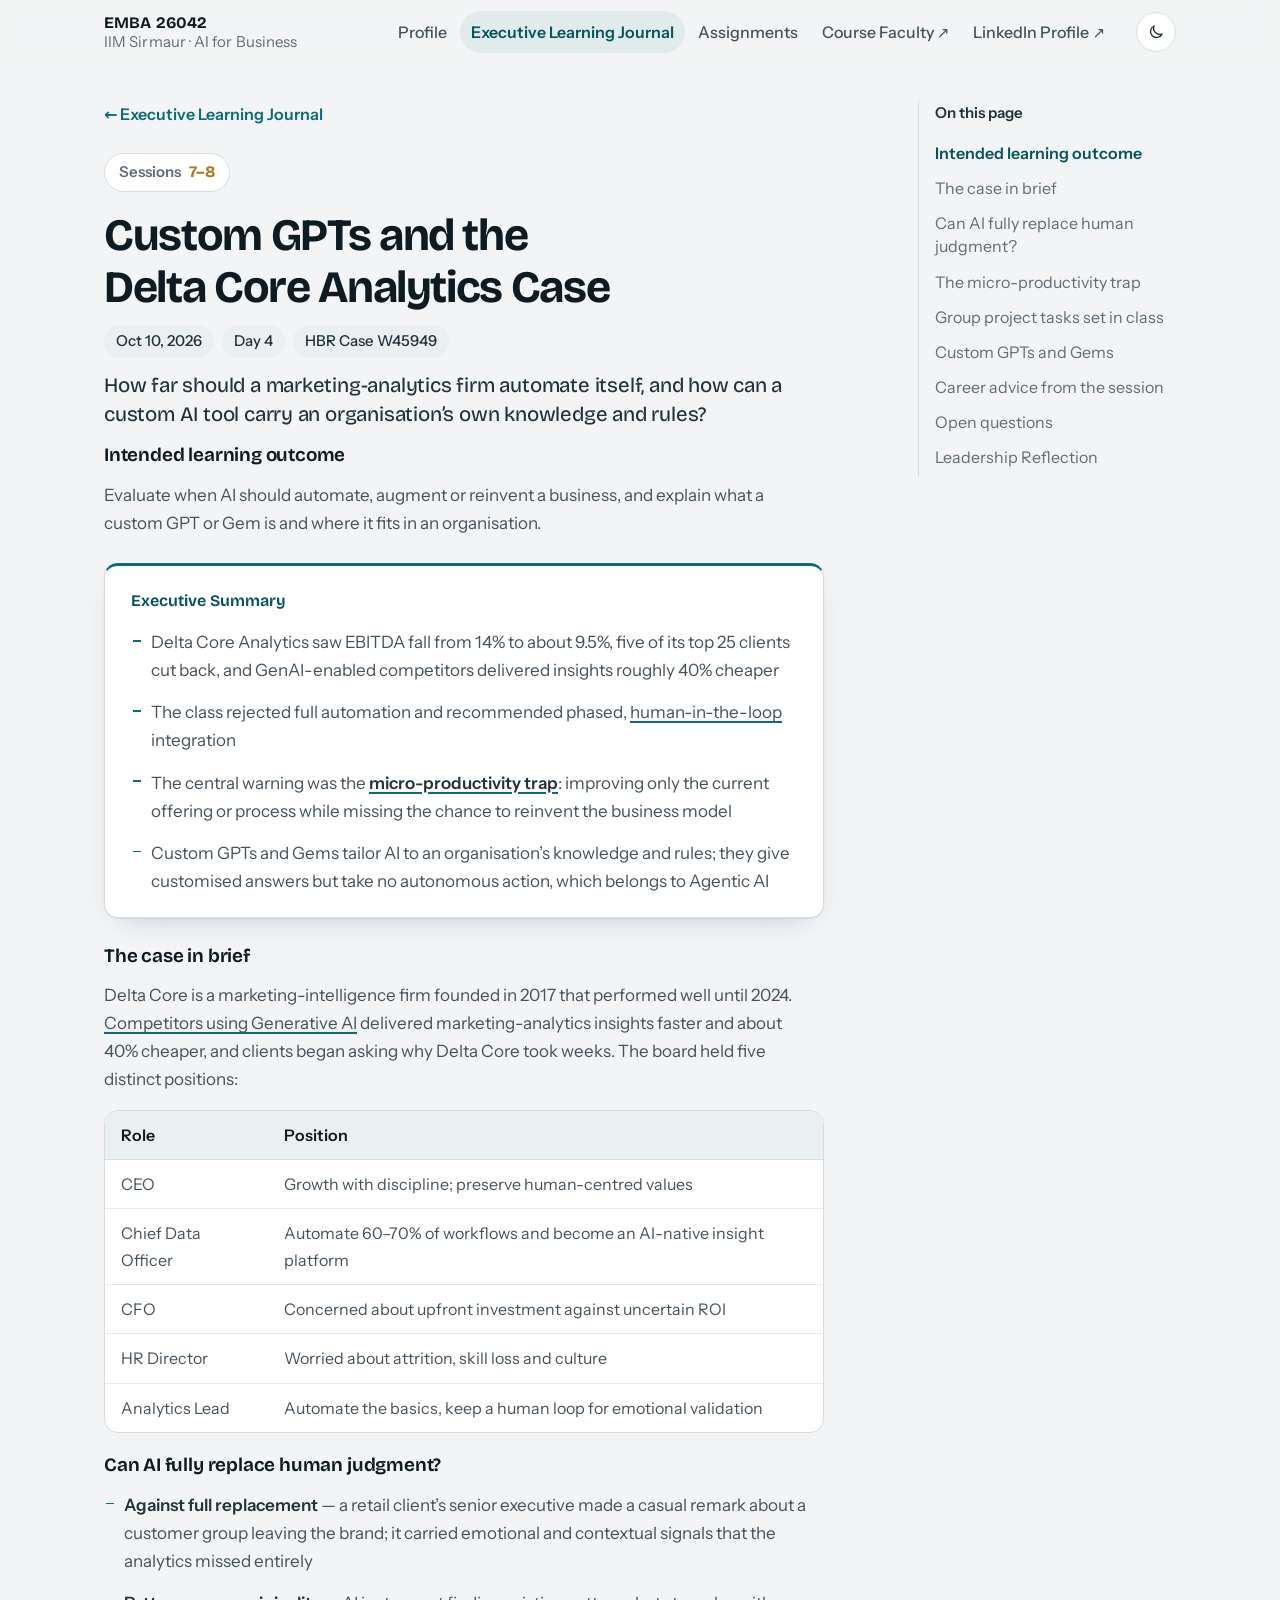
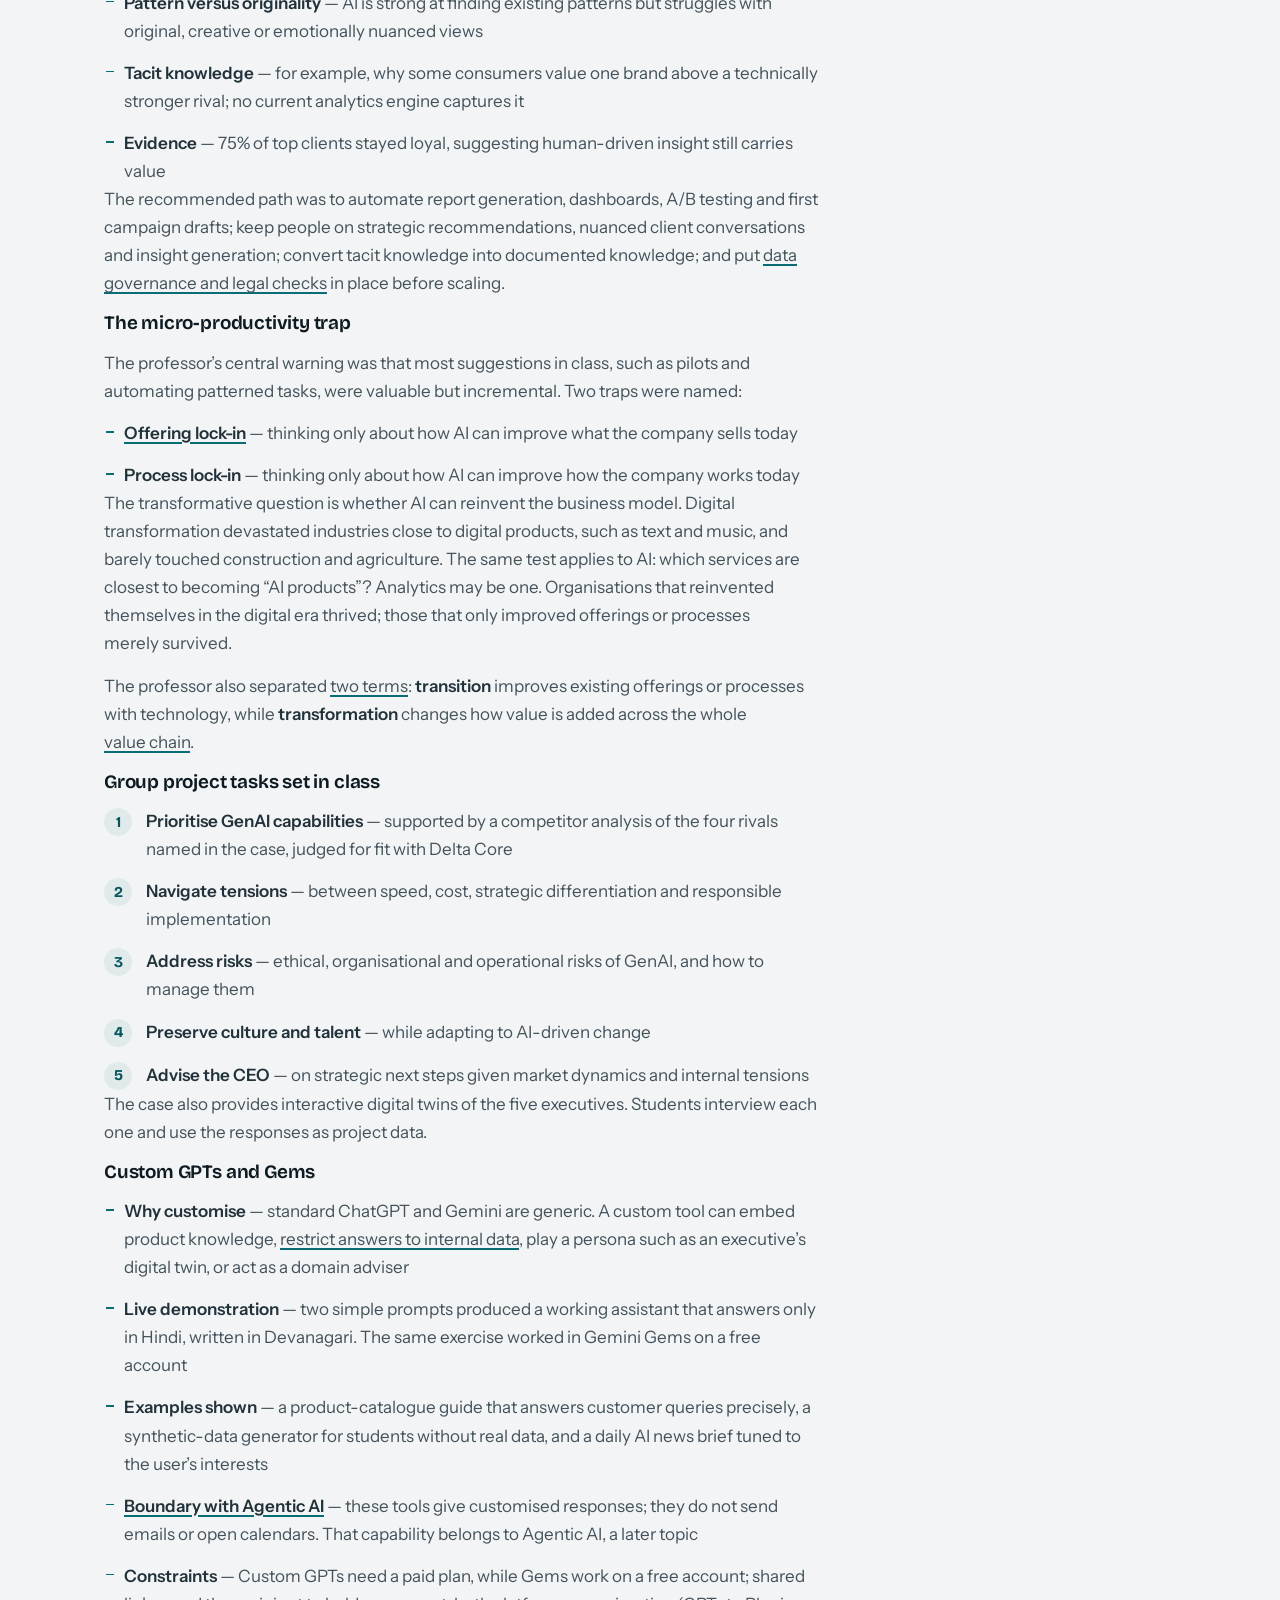
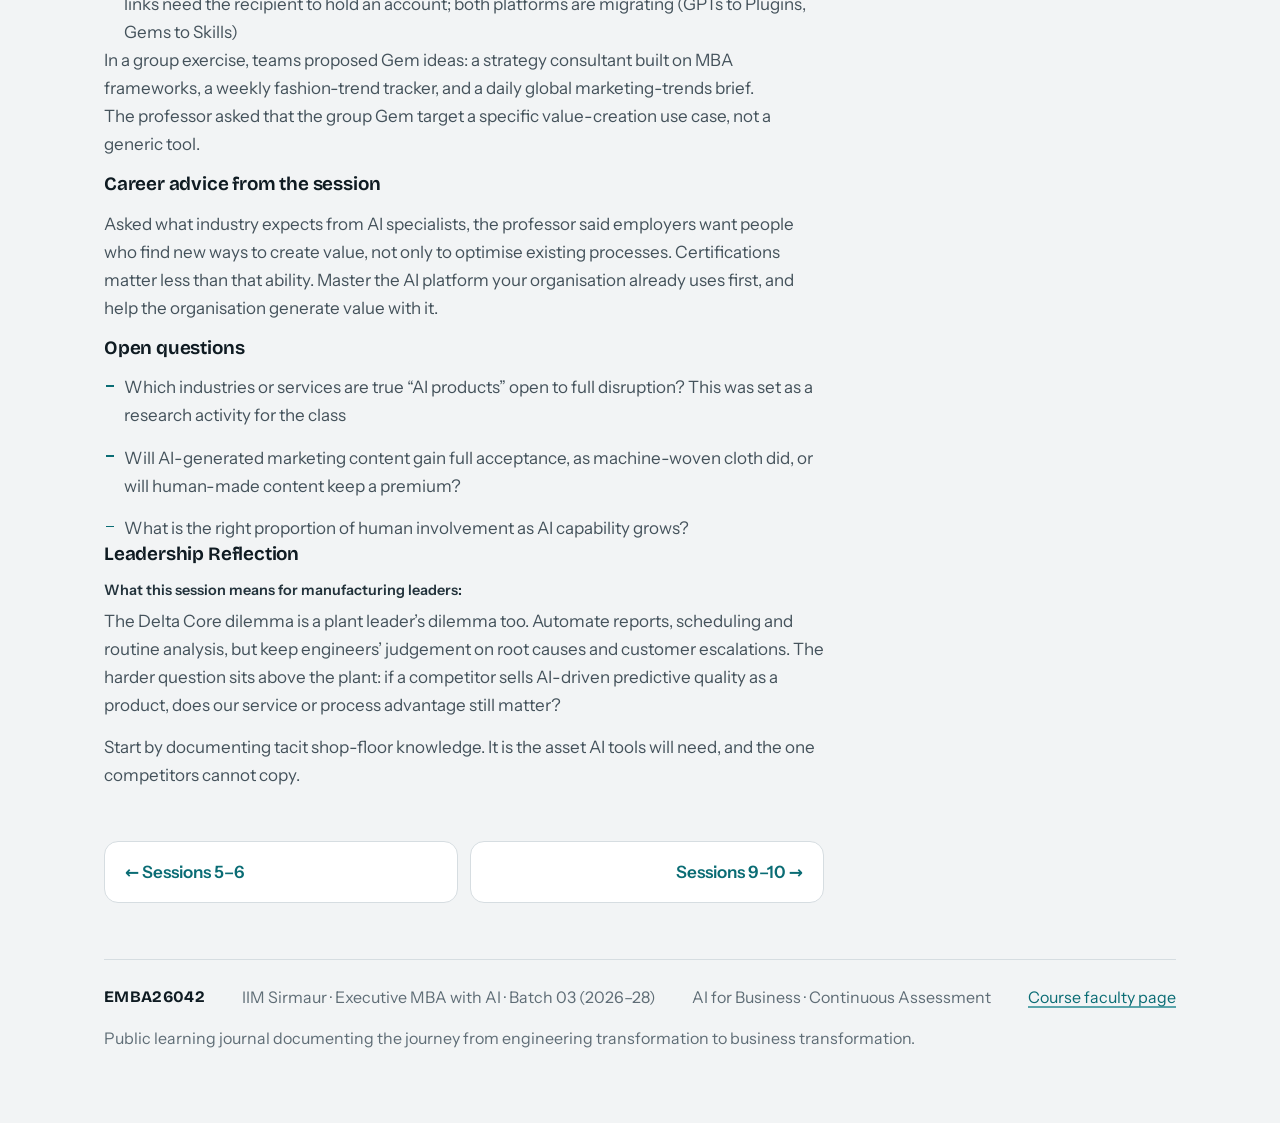
<file: sessions/session-04.html>
<!DOCTYPE html>
<html lang="en">
<head>
<meta charset="UTF-8">
<meta name="viewport" content="width=device-width, initial-scale=1.0">
<title>Sessions 7–8 — Custom GPTs and the Delta Core Analytics Case · EMBA26042</title>
<meta name="description" content="The Delta Core Analytics case, the micro-productivity trap, and a first look at building custom GPTs and Gems.">
<script>try{var t=localStorage.getItem("emba-theme");if(t)document.documentElement.setAttribute("data-theme",t)}catch(e){}</script>
<link rel="stylesheet" href="../style.css">
</head>
<body class="page-article">

<a class="skip-link" href="#main">Skip to content</a>
<header class="site-header" id="siteHeader">
  <div class="site-header-inner">
    <a class="brand" href="/" aria-label="EMBA26042 home">
            <span class="masthead"><strong>EMBA 26042</strong><span>IIM Sirmaur · AI for Business</span></span>
    </a>
    <nav class="top-nav" id="topNav" aria-label="Main">
      <a href="/#profile">Profile</a>
      <a href="/#log">Executive Learning Journal</a>
      <a href="/#assignments">Assignments</a>
      <a href="https://embaaib.netlify.app/" target="_blank" rel="noopener">Course Faculty<span class="arrow">↗</span></a>
      <a href="https://linkedin.com/in/pratap-nayak" target="_blank" rel="noopener">LinkedIn Profile<span class="arrow">↗</span></a>
    </nav>
    <button class="icon-btn" id="themeToggle" type="button" aria-label="Switch theme">
      <svg class="icon-moon" viewBox="0 0 24 24" fill="none" stroke="currentColor" stroke-width="1.8" stroke-linecap="round" stroke-linejoin="round" aria-hidden="true"><path d="M20 14.5A8 8 0 0 1 9.5 4 8 8 0 1 0 20 14.5Z"/></svg>
      <svg class="icon-sun" viewBox="0 0 24 24" fill="none" stroke="currentColor" stroke-width="1.8" stroke-linecap="round" aria-hidden="true"><circle cx="12" cy="12" r="4"/><path d="M12 2.5v2.2M12 19.3v2.2M2.5 12h2.2M19.3 12h2.2M5.3 5.3l1.6 1.6M17.1 17.1l1.6 1.6M5.3 18.7l1.6-1.6M17.1 6.9l1.6-1.6"/></svg>
    </button>
    <button class="icon-btn" id="menuToggle" type="button" aria-label="Menu" aria-expanded="false" aria-controls="topNav">
      <svg viewBox="0 0 24 24" fill="none" stroke="currentColor" stroke-width="1.8" stroke-linecap="round" aria-hidden="true"><path d="M4 7h16M4 12h16M4 17h16"/></svg>
    </button>
  </div>
  <div class="progress" aria-hidden="true"></div>
</header>

<div class="wrap">
<div class="layout"><main class="content" id="main">
  <p class="crumb"><a href="/#log">← Executive Learning Journal</a></p>
  <section>
    <div class="session-header">
      <div class="session-num-col">
        <span class="session-label">Sessions</span>
        <span class="session-number range">7–8</span>
      </div>
      <div class="session-body">
<h3>Custom GPTs and the Delta Core Analytics Case</h3>
<p class="session-meta"><span>Oct 10, 2026</span><span>Day 4</span><span>HBR Case W45949</span></p>
<p class="session-overview">How far should a marketing-analytics firm automate itself, and how can a custom AI tool carry an organisation’s own knowledge and rules?</p>
<p class="mini-h">Intended learning outcome</p><p>Evaluate when AI should automate, augment or reinvent a business, and explain what a custom GPT or Gem is and where it fits in an organisation.</p><div class="exec-box"><p class="exec-label">Executive Summary</p><ul class="plain"><li>Delta Core Analytics saw EBITDA fall from 14% to about 9.5%, five of its top 25 clients cut back, and GenAI-enabled competitors delivered insights roughly 40% cheaper</li><li>The class rejected full automation and recommended phased, <a class="xref" href="/reference/ai-techniques#human-loop">human-in-the-loop</a> integration</li><li>The central warning was the <strong><a class="xref" href="/reference/session-frameworks#micro-trap">micro-productivity trap</a></strong>: improving only the current offering or process while missing the chance to reinvent the business model</li><li>Custom GPTs and Gems tailor AI to an organisation’s knowledge and rules; they give customised answers but take no autonomous action, which belongs to Agentic AI</li></ul></div><p class="mini-h">The case in brief</p><p>Delta Core is a marketing-intelligence firm founded in 2017 that performed well until 2024. <a class="xref" href="/reference/beyond-the-class#disruption">Competitors using Generative AI</a> delivered marketing-analytics insights faster and about 40% cheaper, and clients began asking why Delta Core took weeks. The board held five distinct positions:</p><div class="kt-table-wrap"><table class="kt-table"><thead><tr><th>Role</th><th>Position</th></tr></thead><tbody><tr><td>CEO</td><td>Growth with discipline; preserve human-centred values</td></tr><tr><td>Chief Data Officer</td><td>Automate 60–70% of workflows and become an AI-native insight platform</td></tr><tr><td>CFO</td><td>Concerned about upfront investment against uncertain ROI</td></tr><tr><td>HR Director</td><td>Worried about attrition, skill loss and culture</td></tr><tr><td>Analytics Lead</td><td>Automate the basics, keep a human loop for emotional validation</td></tr></tbody></table></div><p class="mini-h">Can AI fully replace human judgment?</p><ul class="plain"><li><strong>Against full replacement</strong> — a retail client’s senior executive made a casual remark about a customer group leaving the brand; it carried emotional and contextual signals that the analytics missed entirely</li><li><strong>Pattern versus originality</strong> — AI is strong at finding existing patterns but struggles with original, creative or emotionally nuanced views</li><li><strong>Tacit knowledge</strong> — for example, why some consumers value one brand above a technically stronger rival; no current analytics engine captures it</li><li><strong>Evidence</strong> — 75% of top clients stayed loyal, suggesting human-driven insight still carries value</li></ul><p>The recommended path was to automate report generation, dashboards, A/B testing and first campaign drafts; keep people on strategic recommendations, nuanced client conversations and insight generation; convert tacit knowledge into documented knowledge; and put <a class="xref" href="/reference/beyond-the-class#eu-ai-act">data governance and legal checks</a> in place before scaling.</p><p class="mini-h">The micro-productivity trap</p><p>The professor’s central warning was that most suggestions in class, such as pilots and automating patterned tasks, were valuable but incremental. Two traps were named:</p><ul class="plain"><li><strong><a class="xref" href="/reference/session-frameworks#micro-trap">Offering lock-in</a></strong> — thinking only about how AI can improve what the company sells today</li><li><strong>Process lock-in</strong> — thinking only about how AI can improve how the company works today</li></ul><p>The transformative question is whether AI can reinvent the business model. Digital transformation devastated industries close to digital products, such as text and music, and barely touched construction and agriculture. The same test applies to AI: which services are closest to becoming “AI products”? Analytics may be one. Organisations that reinvented themselves in the digital era thrived; those that only improved offerings or processes merely survived.</p><p>The professor also separated <a class="xref" href="/reference/session-frameworks#transformation">two terms</a>: <strong>transition</strong> improves existing offerings or processes with technology, while <strong>transformation</strong> changes how value is added across the whole <a class="xref" href="/extras/beyond-the-toolkit#vc">value chain</a>.</p><p class="mini-h">Group project tasks set in class</p><ol class="num-list"><li><span class="num-circle">1</span><span><strong>Prioritise GenAI capabilities</strong> — supported by a competitor analysis of the four rivals named in the case, judged for fit with Delta Core</span></li><li><span class="num-circle">2</span><span><strong>Navigate tensions</strong> — between speed, cost, strategic differentiation and responsible implementation</span></li><li><span class="num-circle">3</span><span><strong>Address risks</strong> — ethical, organisational and operational risks of GenAI, and how to manage them</span></li><li><span class="num-circle">4</span><span><strong>Preserve culture and talent</strong> — while adapting to AI-driven change</span></li><li><span class="num-circle">5</span><span><strong>Advise the CEO</strong> — on strategic next steps given market dynamics and internal tensions</span></li></ol><p>The case also provides interactive digital twins of the five executives. Students interview each one and use the responses as project data.</p><p class="mini-h">Custom GPTs and Gems</p><ul class="plain"><li><strong>Why customise</strong> — standard ChatGPT and Gemini are generic. A custom tool can embed product knowledge, <a class="xref" href="/reference/ai-techniques#rag">restrict answers to internal data</a>, play a persona such as an executive’s digital twin, or act as a domain adviser</li><li><strong>Live demonstration</strong> — two simple prompts produced a working assistant that answers only in Hindi, written in Devanagari. The same exercise worked in Gemini Gems on a free account</li><li><strong>Examples shown</strong> — a product-catalogue guide that answers customer queries precisely, a synthetic-data generator for students without real data, and a daily AI news brief tuned to the user’s interests</li><li><strong><a class="xref" href="/reference/ai-techniques#custom-vs-agentic">Boundary with Agentic AI</a></strong> — these tools give customised responses; they do not send emails or open calendars. That capability belongs to Agentic AI, a later topic</li><li><strong>Constraints</strong> — Custom GPTs need a paid plan, while Gems work on a free account; shared links need the recipient to hold an account; both platforms are migrating (GPTs to Plugins, Gems to Skills)</li></ul><p>In a group exercise, teams proposed Gem ideas: a strategy consultant built on MBA frameworks, a weekly fashion-trend tracker, and a daily global marketing-trends brief. The professor asked that the group Gem target a specific value-creation use case, not a generic tool.</p><p class="mini-h">Career advice from the session</p><p>Asked what industry expects from AI specialists, the professor said employers want people who find new ways to create value, not only to optimise existing processes. Certifications matter less than that ability. Master the AI platform your organisation already uses first, and help the organisation generate value with it.</p><p class="mini-h">Open questions</p><ul class="plain"><li>Which industries or services are true “AI products” open to full disruption? This was set as a research activity for the class</li><li>Will AI-generated marketing content gain full acceptance, as machine-woven cloth did, or will human-made content keep a premium?</li><li>What is the right proportion of human involvement as AI capability grows?</li></ul><p class="mini-h">Leadership Reflection</p><p style="margin:0 0 4px; font-weight:600; color:var(--ink-soft); font-size:0.9rem;">What this session means for manufacturing leaders:</p><p>The Delta Core dilemma is a plant leader’s dilemma too. Automate reports, scheduling and routine analysis, but keep engineers’ judgement on root causes and customer escalations. The harder question sits above the plant: if a competitor sells AI-driven predictive quality as a product, does our service or process advantage still matter?</p><p style="margin-top:12px;">Start by documenting tacit shop-floor knowledge. It is the asset AI tools will need, and the one competitors cannot copy.</p>

</div>
    </div>
    <div class="session-pager"><span><a href="/sessions/session-03">← Sessions 5–6</a></span><span><a href="/sessions/session-05">Sessions 9–10 →</a></span></div>
  </section>
</main><aside class="toc" id="toc" aria-label="On this page"></aside></div>
  <footer>
    <span class="fw-strong">EMBA26042</span>
    <span>IIM Sirmaur · Executive MBA with AI · Batch 03 (2026–28)</span>
    <span>AI for Business · Continuous Assessment</span>
    <span><a href="https://embaaib.netlify.app/" target="_blank" rel="noopener">Course faculty page</a></span>
    <span class="footer-note">Public learning journal documenting the journey from engineering transformation to business transformation.</span>
  </footer>

</div>

<button class="icon-btn to-top" type="button" aria-label="Back to top"><svg viewBox="0 0 24 24" fill="none" stroke="currentColor" stroke-width="1.8" stroke-linecap="round" stroke-linejoin="round" aria-hidden="true"><path d="M12 19V5M6 11l6-6 6 6"/></svg></button>
<script src="../site.js" defer></script>

</body>
</html>
</file>
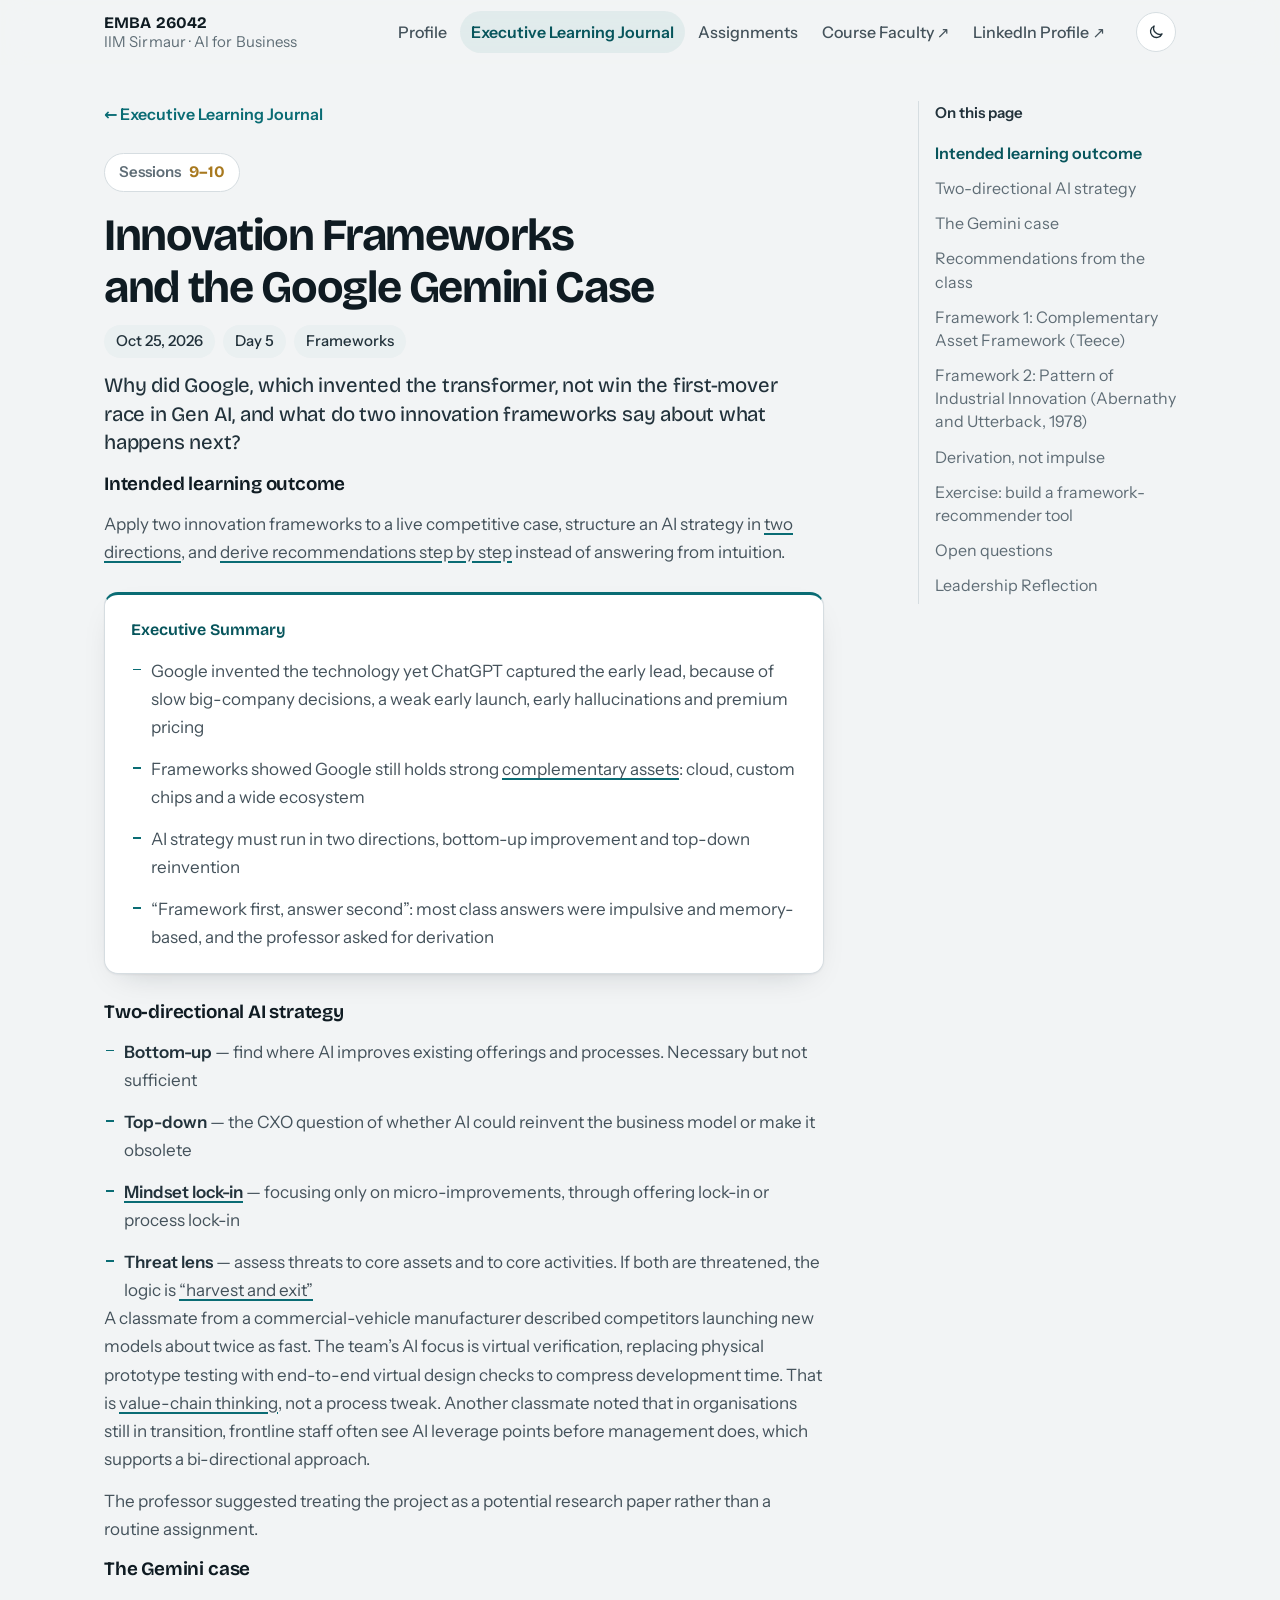
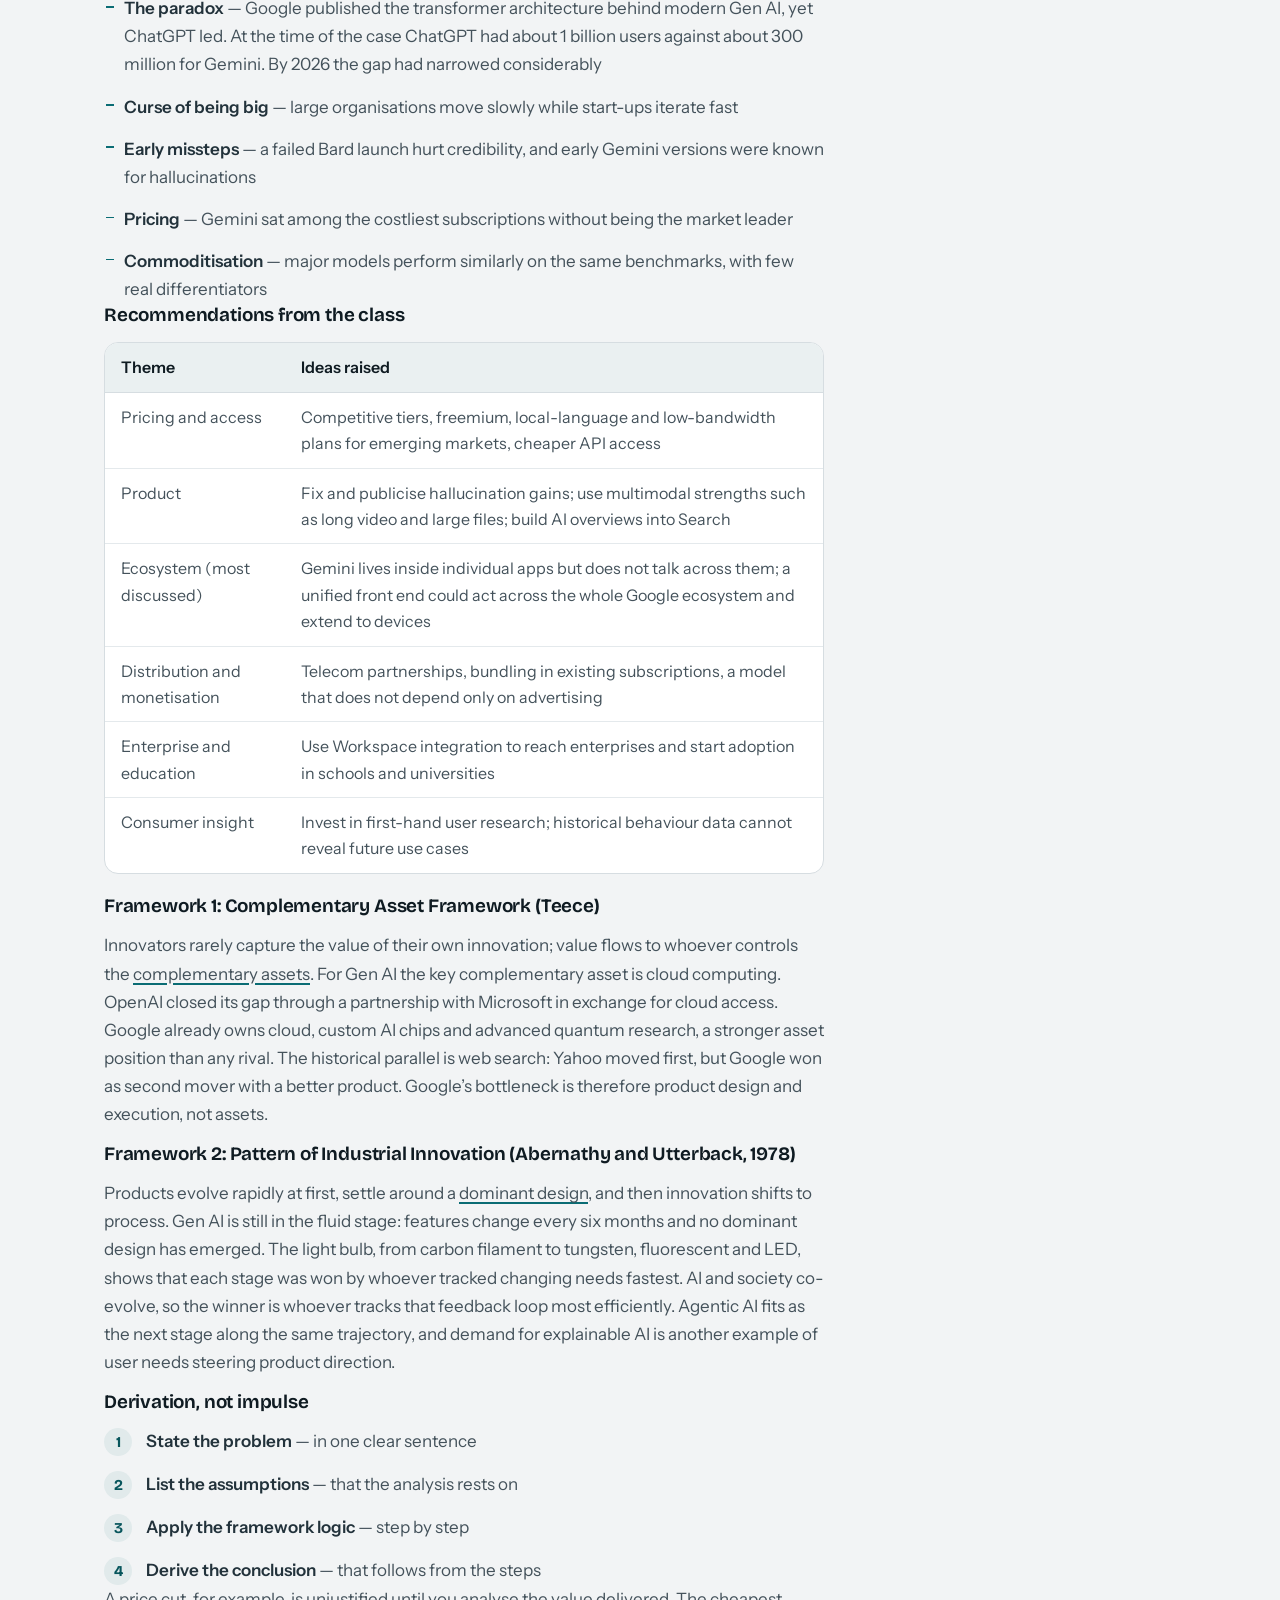
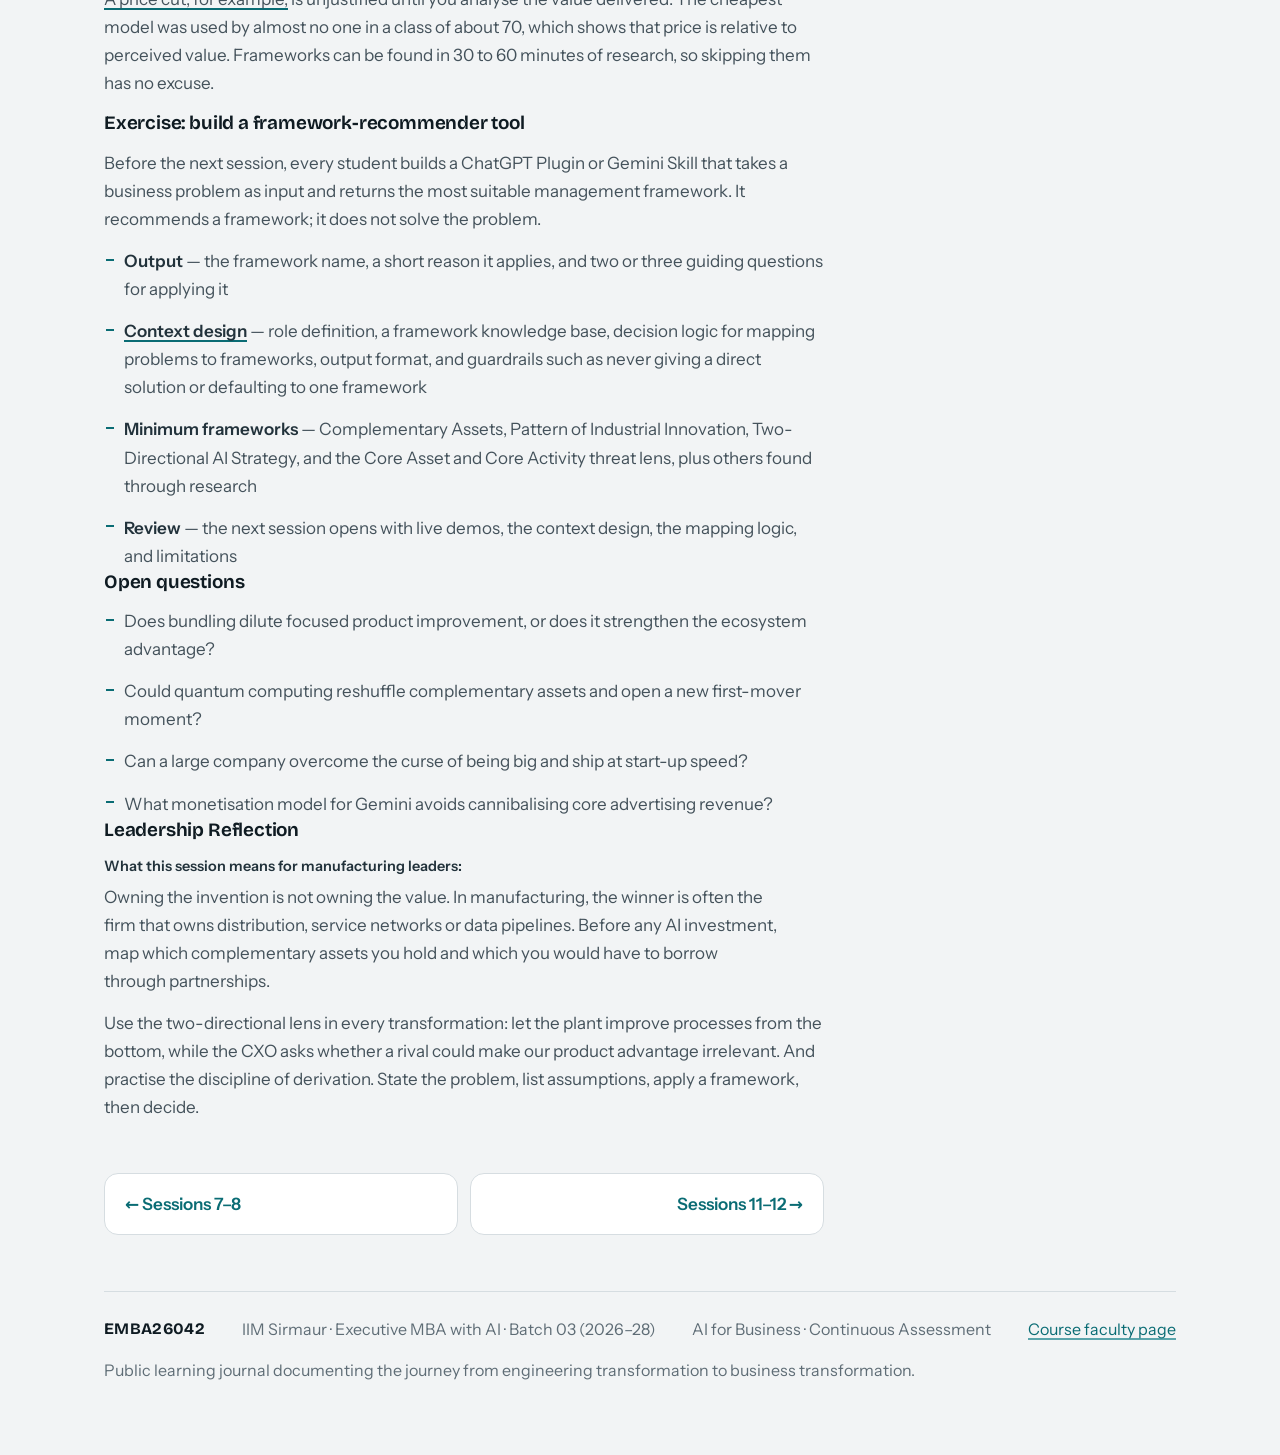
<file: sessions/session-05.html>
<!DOCTYPE html>
<html lang="en">
<head>
<meta charset="UTF-8">
<meta name="viewport" content="width=device-width, initial-scale=1.0">
<title>Sessions 9–10 — Innovation Frameworks and the Google Gemini Case · EMBA26042</title>
<meta name="description" content="Two-directional AI strategy, the Complementary Asset Framework, the Pattern of Industrial Innovation, and why frameworks come before answers.">
<script>try{var t=localStorage.getItem("emba-theme");if(t)document.documentElement.setAttribute("data-theme",t)}catch(e){}</script>
<link rel="stylesheet" href="../style.css">
</head>
<body class="page-article">

<a class="skip-link" href="#main">Skip to content</a>
<header class="site-header" id="siteHeader">
  <div class="site-header-inner">
    <a class="brand" href="/" aria-label="EMBA26042 home">
            <span class="masthead"><strong>EMBA 26042</strong><span>IIM Sirmaur · AI for Business</span></span>
    </a>
    <nav class="top-nav" id="topNav" aria-label="Main">
      <a href="/#profile">Profile</a>
      <a href="/#log">Executive Learning Journal</a>
      <a href="/#assignments">Assignments</a>
      <a href="https://embaaib.netlify.app/" target="_blank" rel="noopener">Course Faculty<span class="arrow">↗</span></a>
      <a href="https://linkedin.com/in/pratap-nayak" target="_blank" rel="noopener">LinkedIn Profile<span class="arrow">↗</span></a>
    </nav>
    <button class="icon-btn" id="themeToggle" type="button" aria-label="Switch theme">
      <svg class="icon-moon" viewBox="0 0 24 24" fill="none" stroke="currentColor" stroke-width="1.8" stroke-linecap="round" stroke-linejoin="round" aria-hidden="true"><path d="M20 14.5A8 8 0 0 1 9.5 4 8 8 0 1 0 20 14.5Z"/></svg>
      <svg class="icon-sun" viewBox="0 0 24 24" fill="none" stroke="currentColor" stroke-width="1.8" stroke-linecap="round" aria-hidden="true"><circle cx="12" cy="12" r="4"/><path d="M12 2.5v2.2M12 19.3v2.2M2.5 12h2.2M19.3 12h2.2M5.3 5.3l1.6 1.6M17.1 17.1l1.6 1.6M5.3 18.7l1.6-1.6M17.1 6.9l1.6-1.6"/></svg>
    </button>
    <button class="icon-btn" id="menuToggle" type="button" aria-label="Menu" aria-expanded="false" aria-controls="topNav">
      <svg viewBox="0 0 24 24" fill="none" stroke="currentColor" stroke-width="1.8" stroke-linecap="round" aria-hidden="true"><path d="M4 7h16M4 12h16M4 17h16"/></svg>
    </button>
  </div>
  <div class="progress" aria-hidden="true"></div>
</header>

<div class="wrap">
<div class="layout"><main class="content" id="main">
  <p class="crumb"><a href="/#log">← Executive Learning Journal</a></p>
  <section>
    <div class="session-header">
      <div class="session-num-col">
        <span class="session-label">Sessions</span>
        <span class="session-number range">9–10</span>
      </div>
      <div class="session-body">
<h3>Innovation Frameworks and the Google Gemini Case</h3>
<p class="session-meta"><span>Oct 25, 2026</span><span>Day 5</span><span>Frameworks</span></p>
<p class="session-overview">Why did Google, which invented the transformer, not win the first-mover race in Gen AI, and what do two innovation frameworks say about what happens next?</p>
<p class="mini-h">Intended learning outcome</p><p>Apply two innovation frameworks to a live competitive case, structure an AI strategy in <a class="xref" href="/reference/session-frameworks#two-dir">two directions</a>, and <a class="xref" href="/reference/session-frameworks#derivation">derive recommendations step by step</a> instead of answering from intuition.</p><div class="exec-box"><p class="exec-label">Executive Summary</p><ul class="plain"><li>Google invented the technology yet ChatGPT captured the early lead, because of slow big-company decisions, a weak early launch, early hallucinations and premium pricing</li><li>Frameworks showed Google still holds strong <a class="xref" href="/reference/session-frameworks#teece">complementary assets</a>: cloud, custom chips and a wide ecosystem</li><li>AI strategy must run in two directions, bottom-up improvement and top-down reinvention</li><li>“Framework first, answer second”: most class answers were impulsive and memory-based, and the professor asked for derivation</li></ul></div><p class="mini-h">Two-directional AI strategy</p><ul class="plain"><li><strong>Bottom-up</strong> — find where AI improves existing offerings and processes. Necessary but not sufficient</li><li><strong>Top-down</strong> — the CXO question of whether AI could reinvent the business model or make it obsolete</li><li><strong><a class="xref" href="/reference/session-frameworks#micro-trap">Mindset lock-in</a></strong> — focusing only on micro-improvements, through offering lock-in or process lock-in</li><li><strong>Threat lens</strong> — assess threats to core assets and to core activities. If both are threatened, the logic is <a class="xref" href="/reference/session-frameworks#threat">“harvest and exit”</a></li></ul><p>A classmate from a commercial-vehicle manufacturer described competitors launching new models about twice as fast. The team’s AI focus is virtual verification, replacing physical prototype testing with end-to-end virtual design checks to compress development time. That is <a class="xref" href="/extras/beyond-the-toolkit#vc">value-chain thinking</a>, not a process tweak. Another classmate noted that in organisations still in transition, frontline staff often see AI leverage points before management does, which supports a bi-directional approach.</p><p>The professor suggested treating the project as a potential research paper rather than a routine assignment.</p><p class="mini-h">The Gemini case</p><ul class="plain"><li><strong>The paradox</strong> — Google published the transformer architecture behind modern Gen AI, yet ChatGPT led. At the time of the case ChatGPT had about 1 billion users against about 300 million for Gemini. By 2026 the gap had narrowed considerably</li><li><strong>Curse of being big</strong> — large organisations move slowly while start-ups iterate fast</li><li><strong>Early missteps</strong> — a failed Bard launch hurt credibility, and early Gemini versions were known for hallucinations</li><li><strong>Pricing</strong> — Gemini sat among the costliest subscriptions without being the market leader</li><li><strong>Commoditisation</strong> — major models perform similarly on the same benchmarks, with few real differentiators</li></ul><p class="mini-h">Recommendations from the class</p><div class="kt-table-wrap"><table class="kt-table"><thead><tr><th>Theme</th><th>Ideas raised</th></tr></thead><tbody><tr><td>Pricing and access</td><td>Competitive tiers, freemium, local-language and low-bandwidth plans for emerging markets, cheaper API access</td></tr><tr><td>Product</td><td>Fix and publicise hallucination gains; use multimodal strengths such as long video and large files; build AI overviews into Search</td></tr><tr><td>Ecosystem (most discussed)</td><td>Gemini lives inside individual apps but does not talk across them; a unified front end could act across the whole Google ecosystem and extend to devices</td></tr><tr><td>Distribution and monetisation</td><td>Telecom partnerships, bundling in existing subscriptions, a model that does not depend only on advertising</td></tr><tr><td>Enterprise and education</td><td>Use Workspace integration to reach enterprises and start adoption in schools and universities</td></tr><tr><td>Consumer insight</td><td>Invest in first-hand user research; historical behaviour data cannot reveal future use cases</td></tr></tbody></table></div><p class="mini-h">Framework 1: Complementary Asset Framework (Teece)</p><p>Innovators rarely capture the value of their own innovation; value flows to whoever controls the <a class="xref" href="/reference/session-frameworks#teece">complementary assets</a>. For Gen AI the key complementary asset is cloud computing. OpenAI closed its gap through a partnership with Microsoft in exchange for cloud access. Google already owns cloud, custom AI chips and advanced quantum research, a stronger asset position than any rival. The historical parallel is web search: Yahoo moved first, but Google won as second mover with a better product. Google’s bottleneck is therefore product design and execution, not assets.</p><p class="mini-h">Framework 2: Pattern of Industrial Innovation (Abernathy and Utterback, 1978)</p><p>Products evolve rapidly at first, settle around a <a class="xref" href="/reference/session-frameworks#utterback">dominant design</a>, and then innovation shifts to process. Gen AI is still in the fluid stage: features change every six months and no dominant design has emerged. The light bulb, from carbon filament to tungsten, fluorescent and LED, shows that each stage was won by whoever tracked changing needs fastest. AI and society co-evolve, so the winner is whoever tracks that feedback loop most efficiently. Agentic AI fits as the next stage along the same trajectory, and demand for explainable AI is another example of user needs steering product direction.</p><p class="mini-h">Derivation, not impulse</p><ol class="num-list"><li><span class="num-circle">1</span><span><strong>State the problem</strong> — in one clear sentence</span></li><li><span class="num-circle">2</span><span><strong>List the assumptions</strong> — that the analysis rests on</span></li><li><span class="num-circle">3</span><span><strong>Apply the framework logic</strong> — step by step</span></li><li><span class="num-circle">4</span><span><strong>Derive the conclusion</strong> — that follows from the steps</span></li></ol><p><a class="xref" href="/reference/session-frameworks#derivation">A price cut, for example,</a> is unjustified until you analyse the value delivered. The cheapest model was used by almost no one in a class of about 70, which shows that price is relative to perceived value. Frameworks can be found in 30 to 60 minutes of research, so skipping them has no excuse.</p><p class="mini-h">Exercise: build a framework-recommender tool</p><p>Before the next session, every student builds a ChatGPT Plugin or Gemini Skill that takes a business problem as input and returns the most suitable management framework. It recommends a framework; it does not solve the problem.</p><ul class="plain"><li><strong>Output</strong> — the framework name, a short reason it applies, and two or three guiding questions for applying it</li><li><strong><a class="xref" href="/reference/ai-techniques#context-design">Context design</a></strong> — role definition, a framework knowledge base, decision logic for mapping problems to frameworks, output format, and guardrails such as never giving a direct solution or defaulting to one framework</li><li><strong>Minimum frameworks</strong> — Complementary Assets, Pattern of Industrial Innovation, Two-Directional AI Strategy, and the Core Asset and Core Activity threat lens, plus others found through research</li><li><strong>Review</strong> — the next session opens with live demos, the context design, the mapping logic, and limitations</li></ul><p class="mini-h">Open questions</p><ul class="plain"><li>Does bundling dilute focused product improvement, or does it strengthen the ecosystem advantage?</li><li>Could quantum computing reshuffle complementary assets and open a new first-mover moment?</li><li>Can a large company overcome the curse of being big and ship at start-up speed?</li><li>What monetisation model for Gemini avoids cannibalising core advertising revenue?</li></ul><p class="mini-h">Leadership Reflection</p><p style="margin:0 0 4px; font-weight:600; color:var(--ink-soft); font-size:0.9rem;">What this session means for manufacturing leaders:</p><p>Owning the invention is not owning the value. In manufacturing, the winner is often the firm that owns distribution, service networks or data pipelines. Before any AI investment, map which complementary assets you hold and which you would have to borrow through partnerships.</p><p style="margin-top:12px;">Use the two-directional lens in every transformation: let the plant improve processes from the bottom, while the CXO asks whether a rival could make our product advantage irrelevant. And practise the discipline of derivation. State the problem, list assumptions, apply a framework, then decide.</p>

</div>
    </div>
    <div class="session-pager"><span><a href="/sessions/session-04">← Sessions 7–8</a></span><span><a href="/sessions/session-06">Sessions 11–12 →</a></span></div>
  </section>
</main><aside class="toc" id="toc" aria-label="On this page"></aside></div>
  <footer>
    <span class="fw-strong">EMBA26042</span>
    <span>IIM Sirmaur · Executive MBA with AI · Batch 03 (2026–28)</span>
    <span>AI for Business · Continuous Assessment</span>
    <span><a href="https://embaaib.netlify.app/" target="_blank" rel="noopener">Course faculty page</a></span>
    <span class="footer-note">Public learning journal documenting the journey from engineering transformation to business transformation.</span>
  </footer>

</div>

<button class="icon-btn to-top" type="button" aria-label="Back to top"><svg viewBox="0 0 24 24" fill="none" stroke="currentColor" stroke-width="1.8" stroke-linecap="round" stroke-linejoin="round" aria-hidden="true"><path d="M12 19V5M6 11l6-6 6 6"/></svg></button>
<script src="../site.js" defer></script>

</body>
</html>
</file>
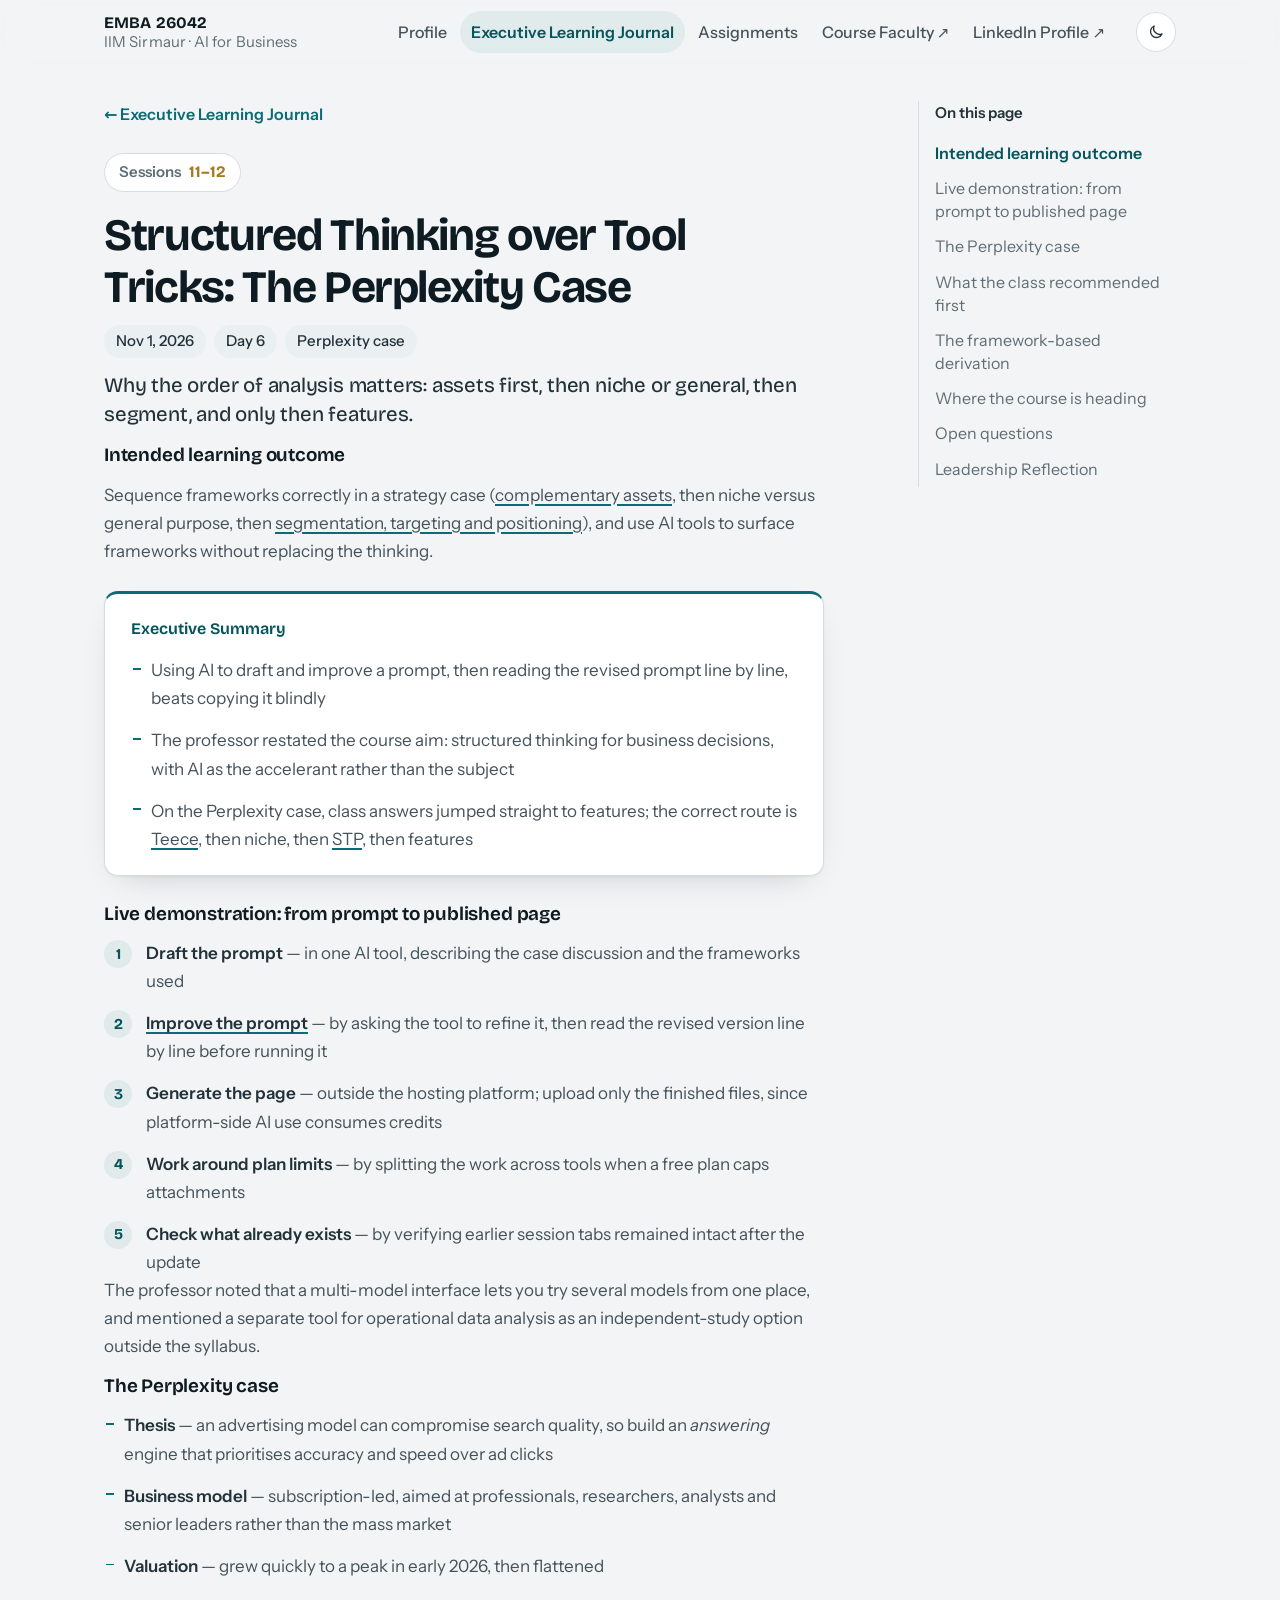
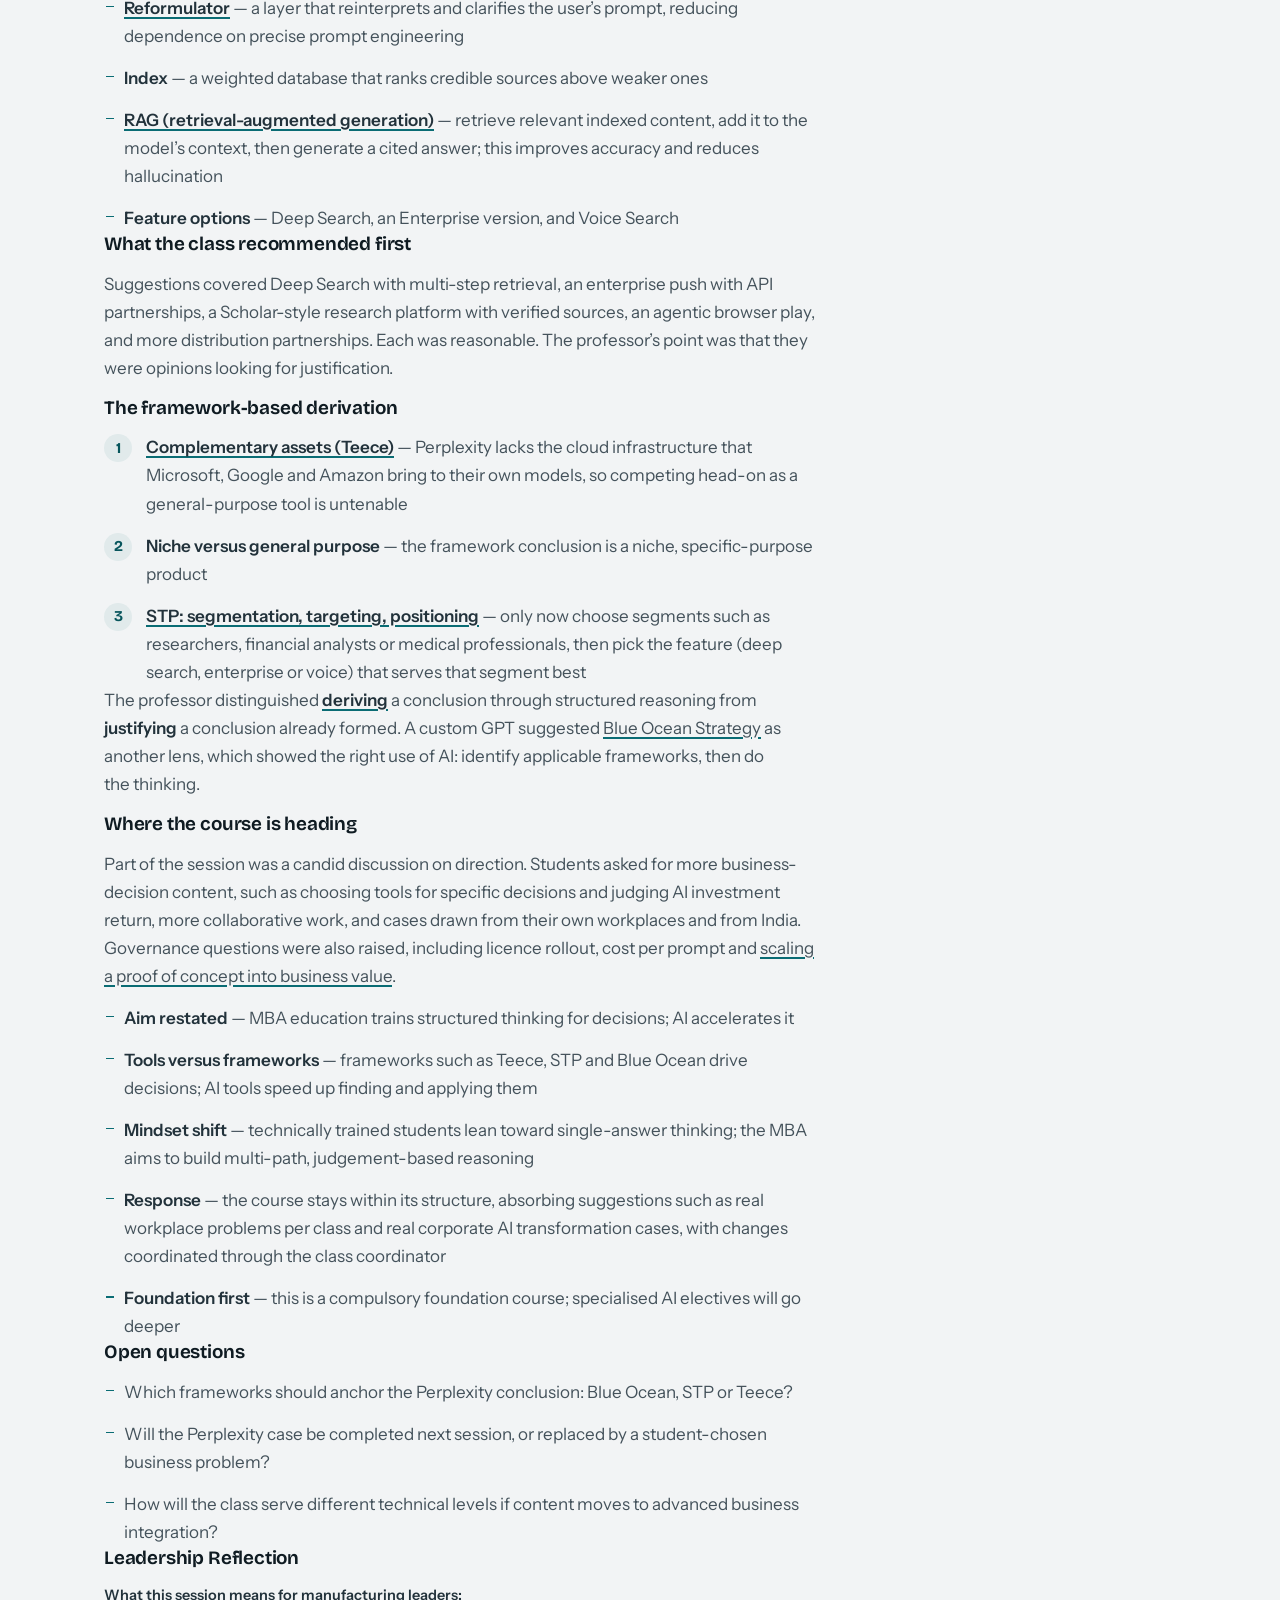
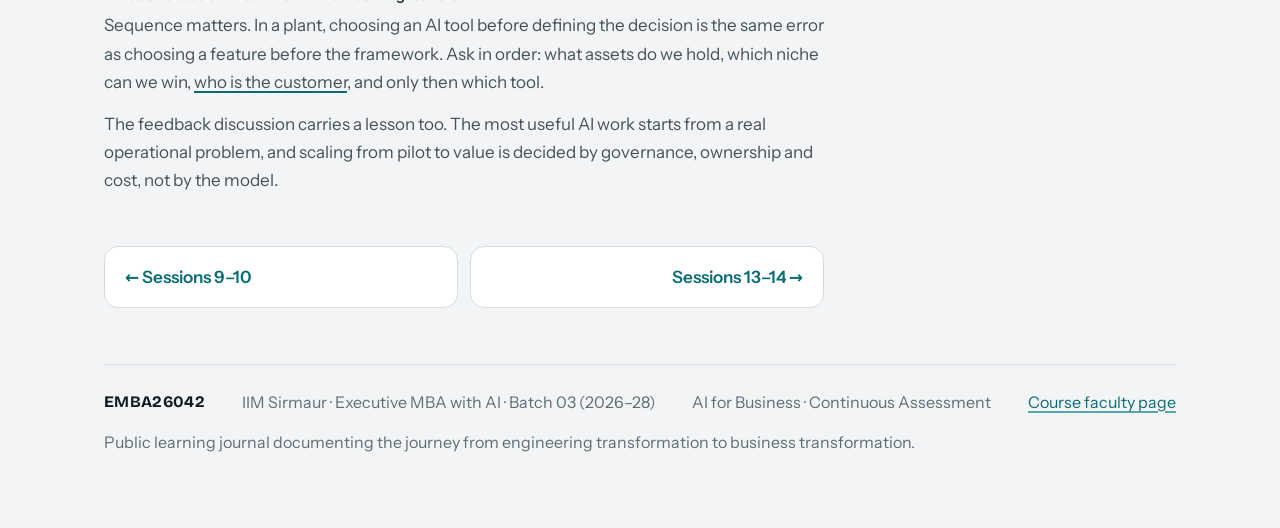
<file: sessions/session-06.html>
<!DOCTYPE html>
<html lang="en">
<head>
<meta charset="UTF-8">
<meta name="viewport" content="width=device-width, initial-scale=1.0">
<title>Sessions 11–12 — Structured Thinking over Tool Tricks: The Perplexity Case · EMBA26042</title>
<meta name="description" content="A prompt-to-page workflow, the Perplexity case analysed with Teece and STP, and a discussion on where the course is heading.">
<script>try{var t=localStorage.getItem("emba-theme");if(t)document.documentElement.setAttribute("data-theme",t)}catch(e){}</script>
<link rel="stylesheet" href="../style.css">
</head>
<body class="page-article">

<a class="skip-link" href="#main">Skip to content</a>
<header class="site-header" id="siteHeader">
  <div class="site-header-inner">
    <a class="brand" href="/" aria-label="EMBA26042 home">
            <span class="masthead"><strong>EMBA 26042</strong><span>IIM Sirmaur · AI for Business</span></span>
    </a>
    <nav class="top-nav" id="topNav" aria-label="Main">
      <a href="/#profile">Profile</a>
      <a href="/#log">Executive Learning Journal</a>
      <a href="/#assignments">Assignments</a>
      <a href="https://embaaib.netlify.app/" target="_blank" rel="noopener">Course Faculty<span class="arrow">↗</span></a>
      <a href="https://linkedin.com/in/pratap-nayak" target="_blank" rel="noopener">LinkedIn Profile<span class="arrow">↗</span></a>
    </nav>
    <button class="icon-btn" id="themeToggle" type="button" aria-label="Switch theme">
      <svg class="icon-moon" viewBox="0 0 24 24" fill="none" stroke="currentColor" stroke-width="1.8" stroke-linecap="round" stroke-linejoin="round" aria-hidden="true"><path d="M20 14.5A8 8 0 0 1 9.5 4 8 8 0 1 0 20 14.5Z"/></svg>
      <svg class="icon-sun" viewBox="0 0 24 24" fill="none" stroke="currentColor" stroke-width="1.8" stroke-linecap="round" aria-hidden="true"><circle cx="12" cy="12" r="4"/><path d="M12 2.5v2.2M12 19.3v2.2M2.5 12h2.2M19.3 12h2.2M5.3 5.3l1.6 1.6M17.1 17.1l1.6 1.6M5.3 18.7l1.6-1.6M17.1 6.9l1.6-1.6"/></svg>
    </button>
    <button class="icon-btn" id="menuToggle" type="button" aria-label="Menu" aria-expanded="false" aria-controls="topNav">
      <svg viewBox="0 0 24 24" fill="none" stroke="currentColor" stroke-width="1.8" stroke-linecap="round" aria-hidden="true"><path d="M4 7h16M4 12h16M4 17h16"/></svg>
    </button>
  </div>
  <div class="progress" aria-hidden="true"></div>
</header>

<div class="wrap">
<div class="layout"><main class="content" id="main">
  <p class="crumb"><a href="/#log">← Executive Learning Journal</a></p>
  <section>
    <div class="session-header">
      <div class="session-num-col">
        <span class="session-label">Sessions</span>
        <span class="session-number range">11–12</span>
      </div>
      <div class="session-body">
<h3>Structured Thinking over Tool Tricks: The Perplexity Case</h3>
<p class="session-meta"><span>Nov 1, 2026</span><span>Day 6</span><span>Perplexity case</span></p>
<p class="session-overview">Why the order of analysis matters: assets first, then niche or general, then segment, and only then features.</p>
<p class="mini-h">Intended learning outcome</p><p>Sequence frameworks correctly in a strategy case (<a class="xref" href="/reference/session-frameworks#teece">complementary assets</a>, then niche versus general purpose, then <a class="xref" href="/reference/session-frameworks#stp">segmentation, targeting and positioning</a>), and use AI tools to surface frameworks without replacing the thinking.</p><div class="exec-box"><p class="exec-label">Executive Summary</p><ul class="plain"><li>Using AI to draft and improve a prompt, then reading the revised prompt line by line, beats copying it blindly</li><li>The professor restated the course aim: structured thinking for business decisions, with AI as the accelerant rather than the subject</li><li>On the Perplexity case, class answers jumped straight to features; the correct route is <a class="xref" href="/reference/session-frameworks#teece">Teece</a>, then niche, then <a class="xref" href="/reference/session-frameworks#stp">STP</a>, then features</li></ul></div><p class="mini-h">Live demonstration: from prompt to published page</p><ol class="num-list"><li><span class="num-circle">1</span><span><strong>Draft the prompt</strong> — in one AI tool, describing the case discussion and the frameworks used</span></li><li><span class="num-circle">2</span><span><strong><a class="xref" href="/reference/ai-techniques#prompt-loop">Improve the prompt</a></strong> — by asking the tool to refine it, then read the revised version line by line before running it</span></li><li><span class="num-circle">3</span><span><strong>Generate the page</strong> — outside the hosting platform; upload only the finished files, since platform-side AI use consumes credits</span></li><li><span class="num-circle">4</span><span><strong>Work around plan limits</strong> — by splitting the work across tools when a free plan caps attachments</span></li><li><span class="num-circle">5</span><span><strong>Check what already exists</strong> — by verifying earlier session tabs remained intact after the update</span></li></ol><p>The professor noted that a multi-model interface lets you try several models from one place, and mentioned a separate tool for operational data analysis as an independent-study option outside the syllabus.</p><p class="mini-h">The Perplexity case</p><ul class="plain"><li><strong>Thesis</strong> — an advertising model can compromise search quality, so build an <em>answering</em> engine that prioritises accuracy and speed over ad clicks</li><li><strong>Business model</strong> — subscription-led, aimed at professionals, researchers, analysts and senior leaders rather than the mass market</li><li><strong>Valuation</strong> — grew quickly to a peak in early 2026, then flattened</li><li><strong><a class="xref" href="/reference/ai-techniques#rag">Reformulator</a></strong> — a layer that reinterprets and clarifies the user’s prompt, reducing dependence on precise prompt engineering</li><li><strong>Index</strong> — a weighted database that ranks credible sources above weaker ones</li><li><strong><a class="xref" href="/reference/ai-techniques#rag">RAG (retrieval-augmented generation)</a></strong> — retrieve relevant indexed content, add it to the model’s context, then generate a cited answer; this improves accuracy and reduces hallucination</li><li><strong>Feature options</strong> — Deep Search, an Enterprise version, and Voice Search</li></ul><p class="mini-h">What the class recommended first</p><p>Suggestions covered Deep Search with multi-step retrieval, an enterprise push with API partnerships, a Scholar-style research platform with verified sources, an agentic browser play, and more distribution partnerships. Each was reasonable. The professor’s point was that they were opinions looking for justification.</p><p class="mini-h">The framework-based derivation</p><ol class="num-list"><li><span class="num-circle">1</span><span><strong><a class="xref" href="/reference/session-frameworks#teece">Complementary assets (Teece)</a></strong> — Perplexity lacks the cloud infrastructure that Microsoft, Google and Amazon bring to their own models, so competing head-on as a general-purpose tool is untenable</span></li><li><span class="num-circle">2</span><span><strong>Niche versus general purpose</strong> — the framework conclusion is a niche, specific-purpose product</span></li><li><span class="num-circle">3</span><span><strong><a class="xref" href="/reference/session-frameworks#stp">STP: segmentation, targeting, positioning</a></strong> — only now choose segments such as researchers, financial analysts or medical professionals, then pick the feature (deep search, enterprise or voice) that serves that segment best</span></li></ol><p>The professor distinguished <strong><a class="xref" href="/reference/session-frameworks#derivation">deriving</a></strong> a conclusion through structured reasoning from <strong>justifying</strong> a conclusion already formed. A custom GPT suggested <a class="xref" href="/extras/beyond-the-toolkit#bo">Blue Ocean Strategy</a> as another lens, which showed the right use of AI: identify applicable frameworks, then do the thinking.</p><p class="mini-h">Where the course is heading</p><p>Part of the session was a candid discussion on direction. Students asked for more business-decision content, such as choosing tools for specific decisions and judging AI investment return, more collaborative work, and cases drawn from their own workplaces and from India. Governance questions were also raised, including licence rollout, cost per prompt and <a class="xref" href="/reference/ai-techniques#pilot-to-scale">scaling a proof of concept into business value</a>.</p><ul class="plain"><li><strong>Aim restated</strong> — MBA education trains structured thinking for decisions; AI accelerates it</li><li><strong>Tools versus frameworks</strong> — frameworks such as Teece, STP and Blue Ocean drive decisions; AI tools speed up finding and applying them</li><li><strong>Mindset shift</strong> — technically trained students lean toward single-answer thinking; the MBA aims to build multi-path, judgement-based reasoning</li><li><strong>Response</strong> — the course stays within its structure, absorbing suggestions such as real workplace problems per class and real corporate AI transformation cases, with changes coordinated through the class coordinator</li><li><strong>Foundation first</strong> — this is a compulsory foundation course; specialised AI electives will go deeper</li></ul><p class="mini-h">Open questions</p><ul class="plain"><li>Which frameworks should anchor the Perplexity conclusion: Blue Ocean, STP or Teece?</li><li>Will the Perplexity case be completed next session, or replaced by a student-chosen business problem?</li><li>How will the class serve different technical levels if content moves to advanced business integration?</li></ul><p class="mini-h">Leadership Reflection</p><p style="margin:0 0 4px; font-weight:600; color:var(--ink-soft); font-size:0.9rem;">What this session means for manufacturing leaders:</p><p>Sequence matters. In a plant, choosing an AI tool before defining the decision is the same error as choosing a feature before the framework. Ask in order: what assets do we hold, which niche can we win, <a class="xref" href="/reference/beyond-the-class#jtbd">who is the customer</a>, and only then which tool.</p><p style="margin-top:12px;">The feedback discussion carries a lesson too. The most useful AI work starts from a real operational problem, and scaling from pilot to value is decided by governance, ownership and cost, not by the model.</p>

</div>
    </div>
    <div class="session-pager"><span><a href="/sessions/session-05">← Sessions 9–10</a></span><span><a href="/sessions/session-07">Sessions 13–14 →</a></span></div>
  </section>
</main><aside class="toc" id="toc" aria-label="On this page"></aside></div>
  <footer>
    <span class="fw-strong">EMBA26042</span>
    <span>IIM Sirmaur · Executive MBA with AI · Batch 03 (2026–28)</span>
    <span>AI for Business · Continuous Assessment</span>
    <span><a href="https://embaaib.netlify.app/" target="_blank" rel="noopener">Course faculty page</a></span>
    <span class="footer-note">Public learning journal documenting the journey from engineering transformation to business transformation.</span>
  </footer>

</div>

<button class="icon-btn to-top" type="button" aria-label="Back to top"><svg viewBox="0 0 24 24" fill="none" stroke="currentColor" stroke-width="1.8" stroke-linecap="round" stroke-linejoin="round" aria-hidden="true"><path d="M12 19V5M6 11l6-6 6 6"/></svg></button>
<script src="../site.js" defer></script>

</body>
</html>
</file>
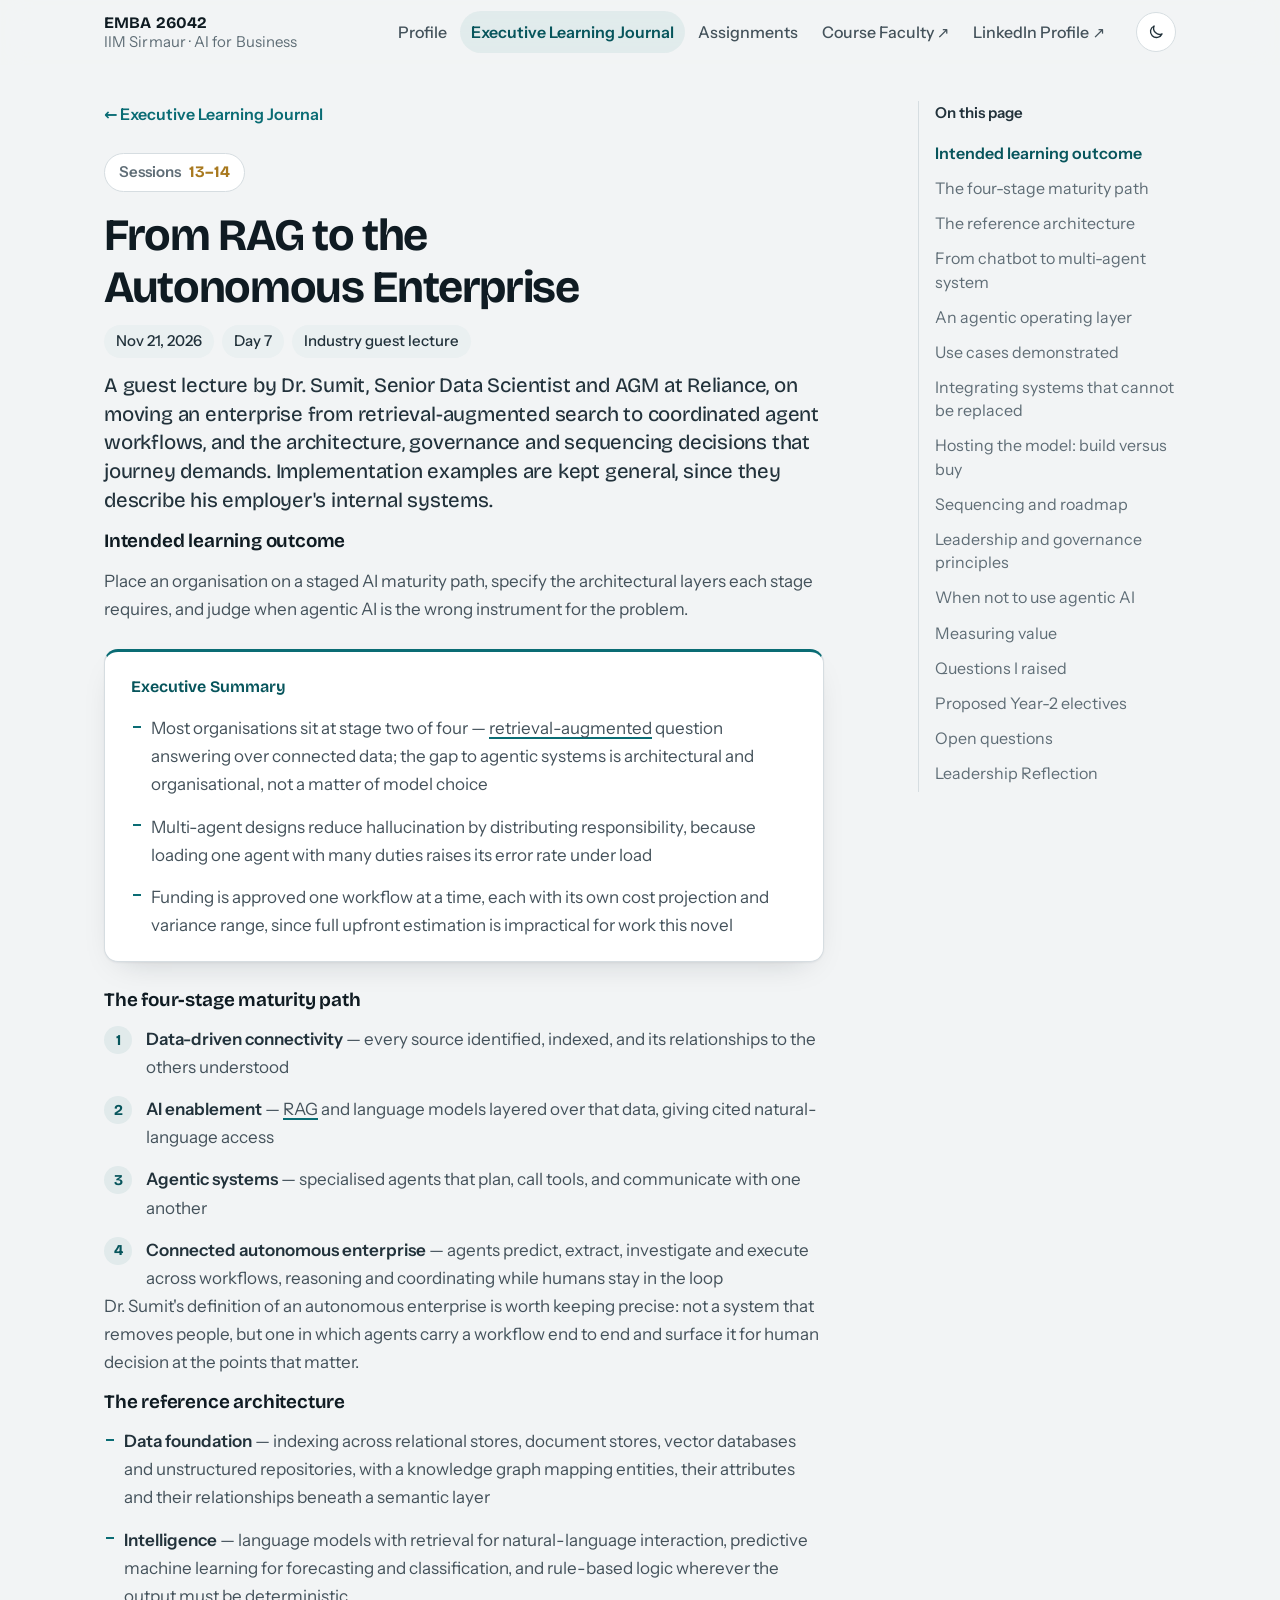
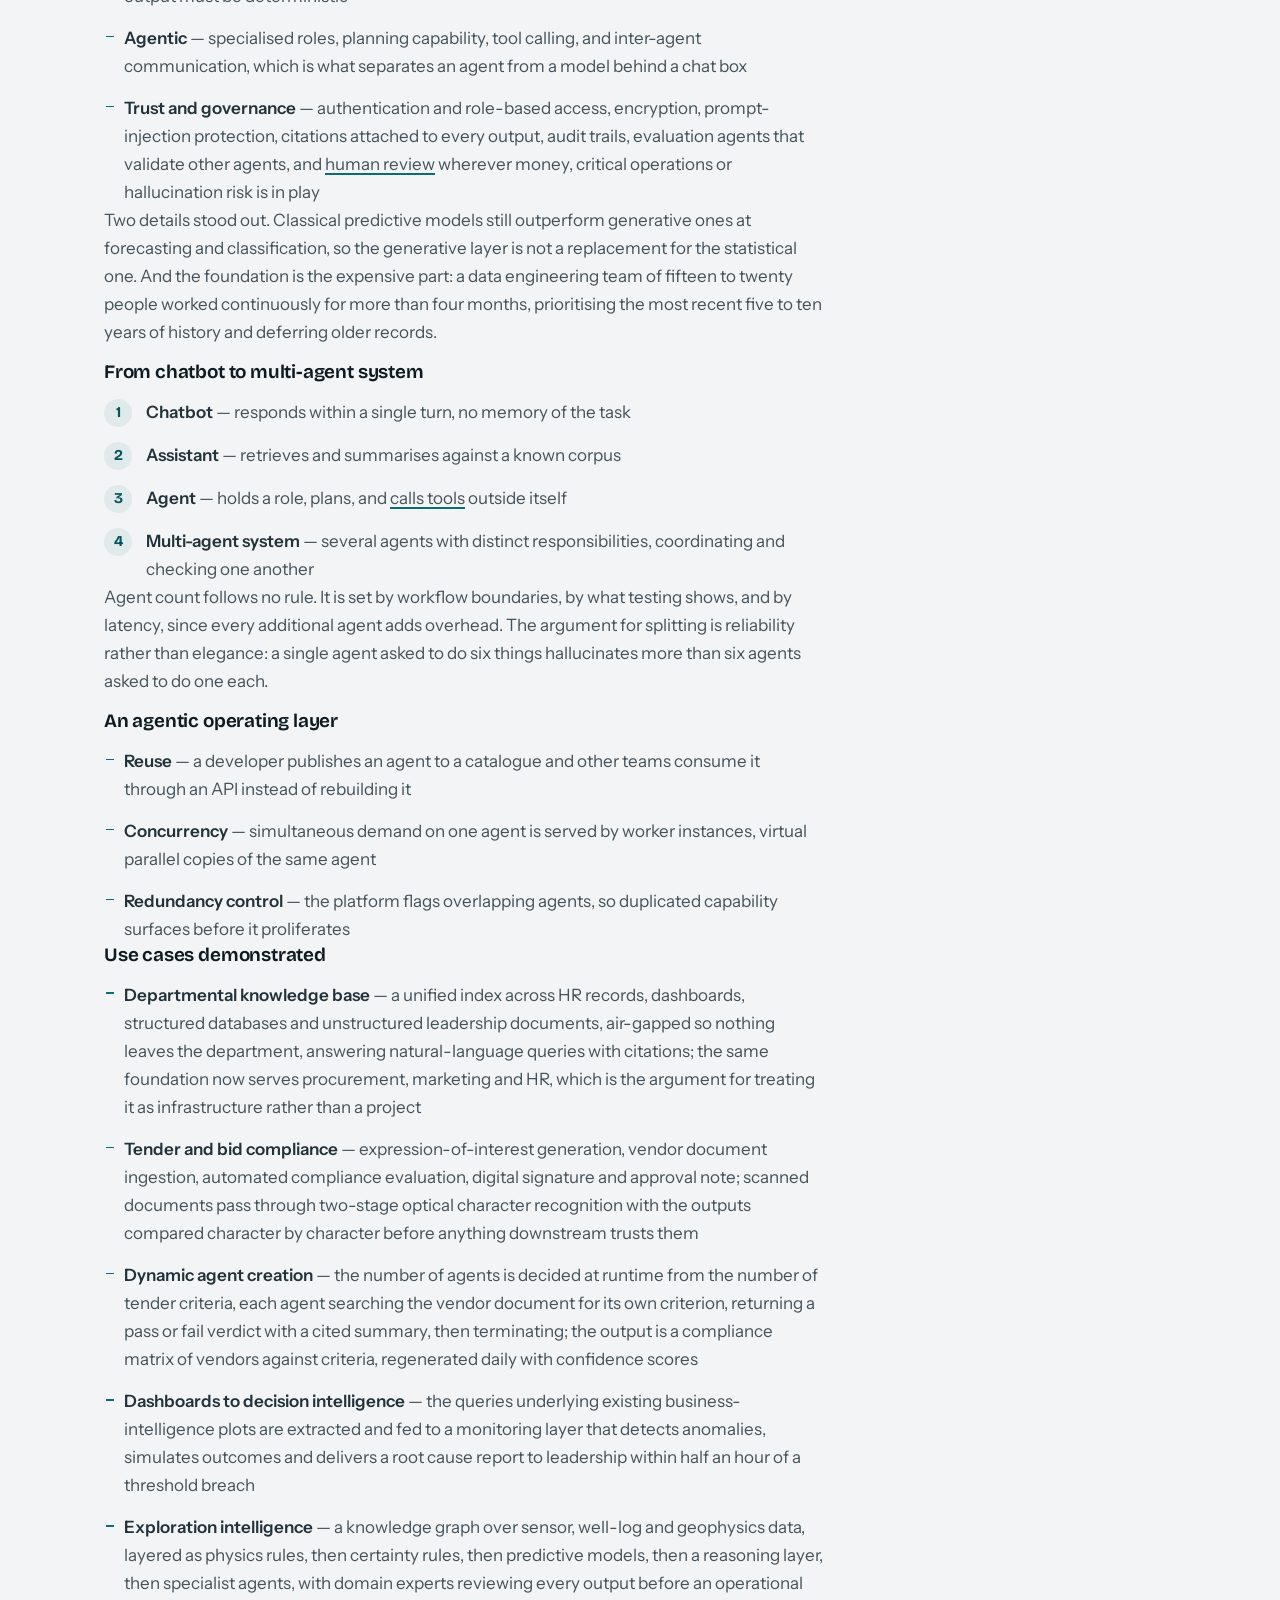
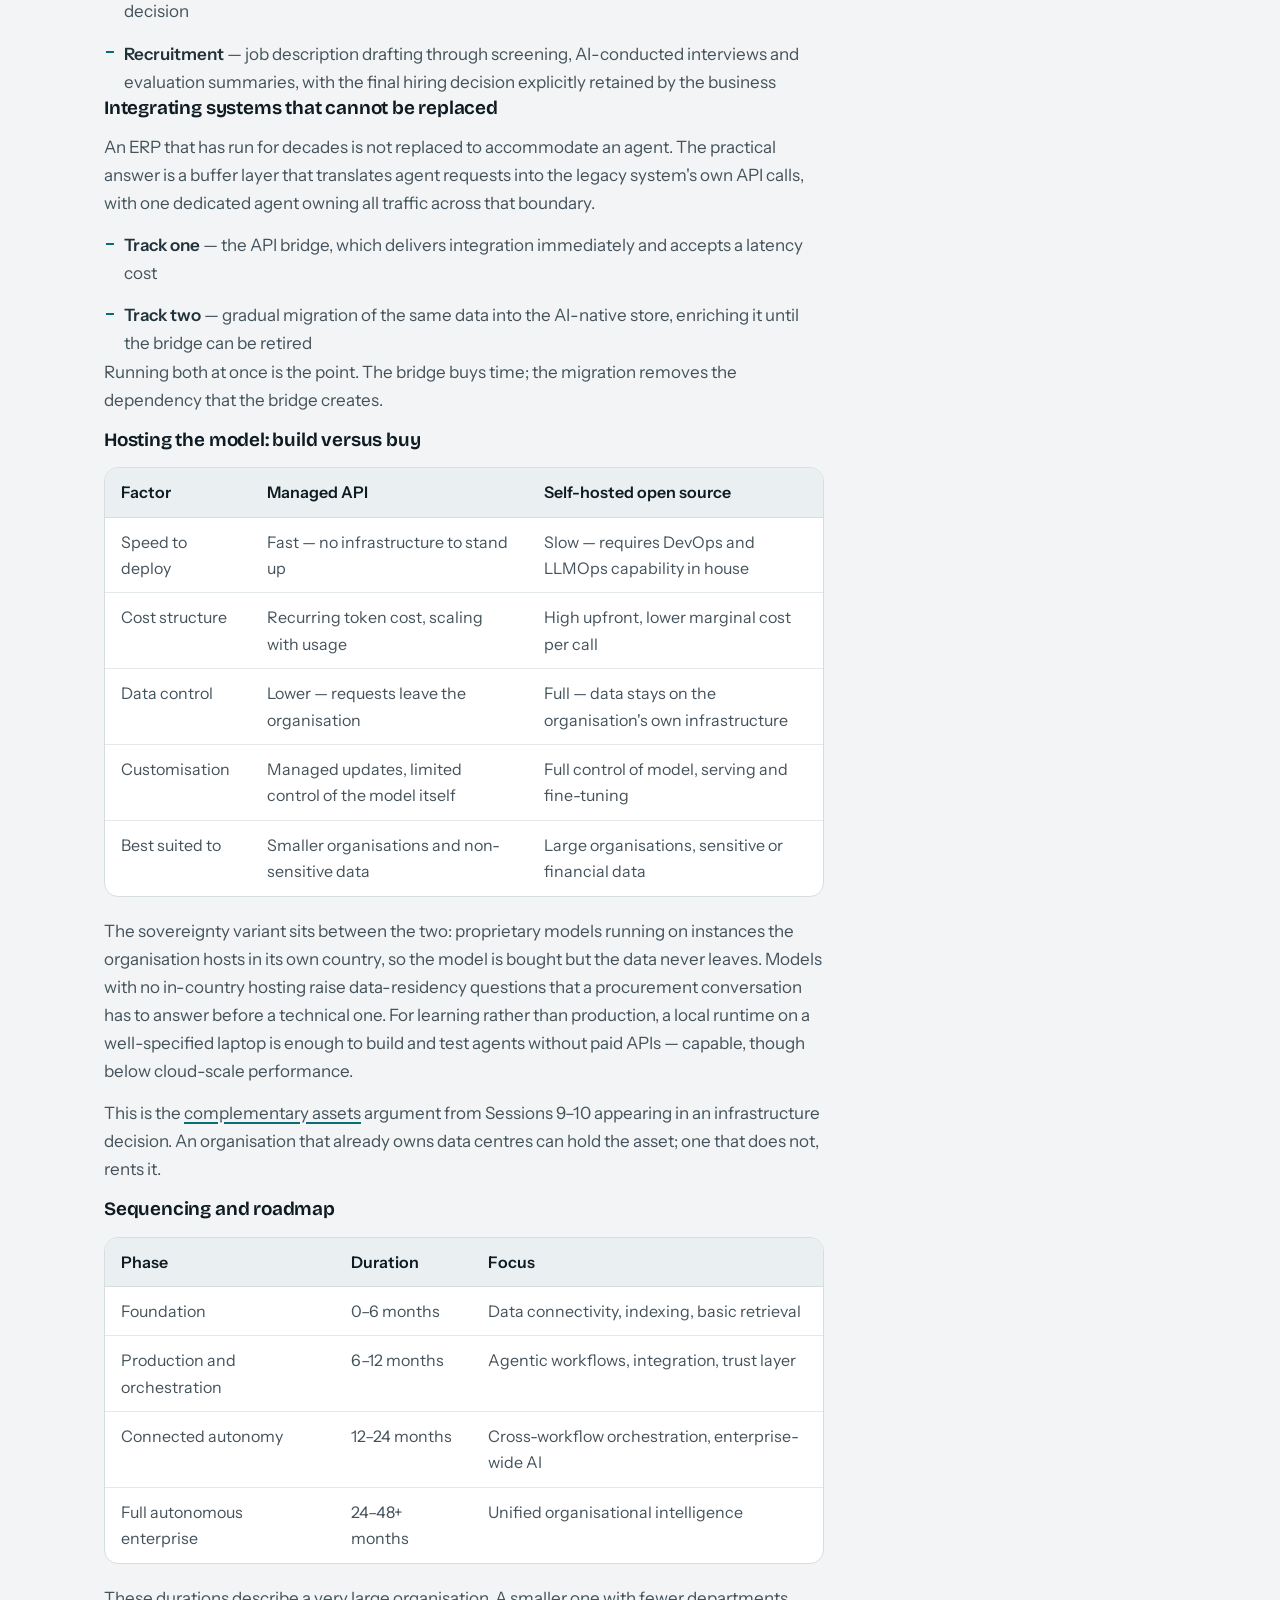
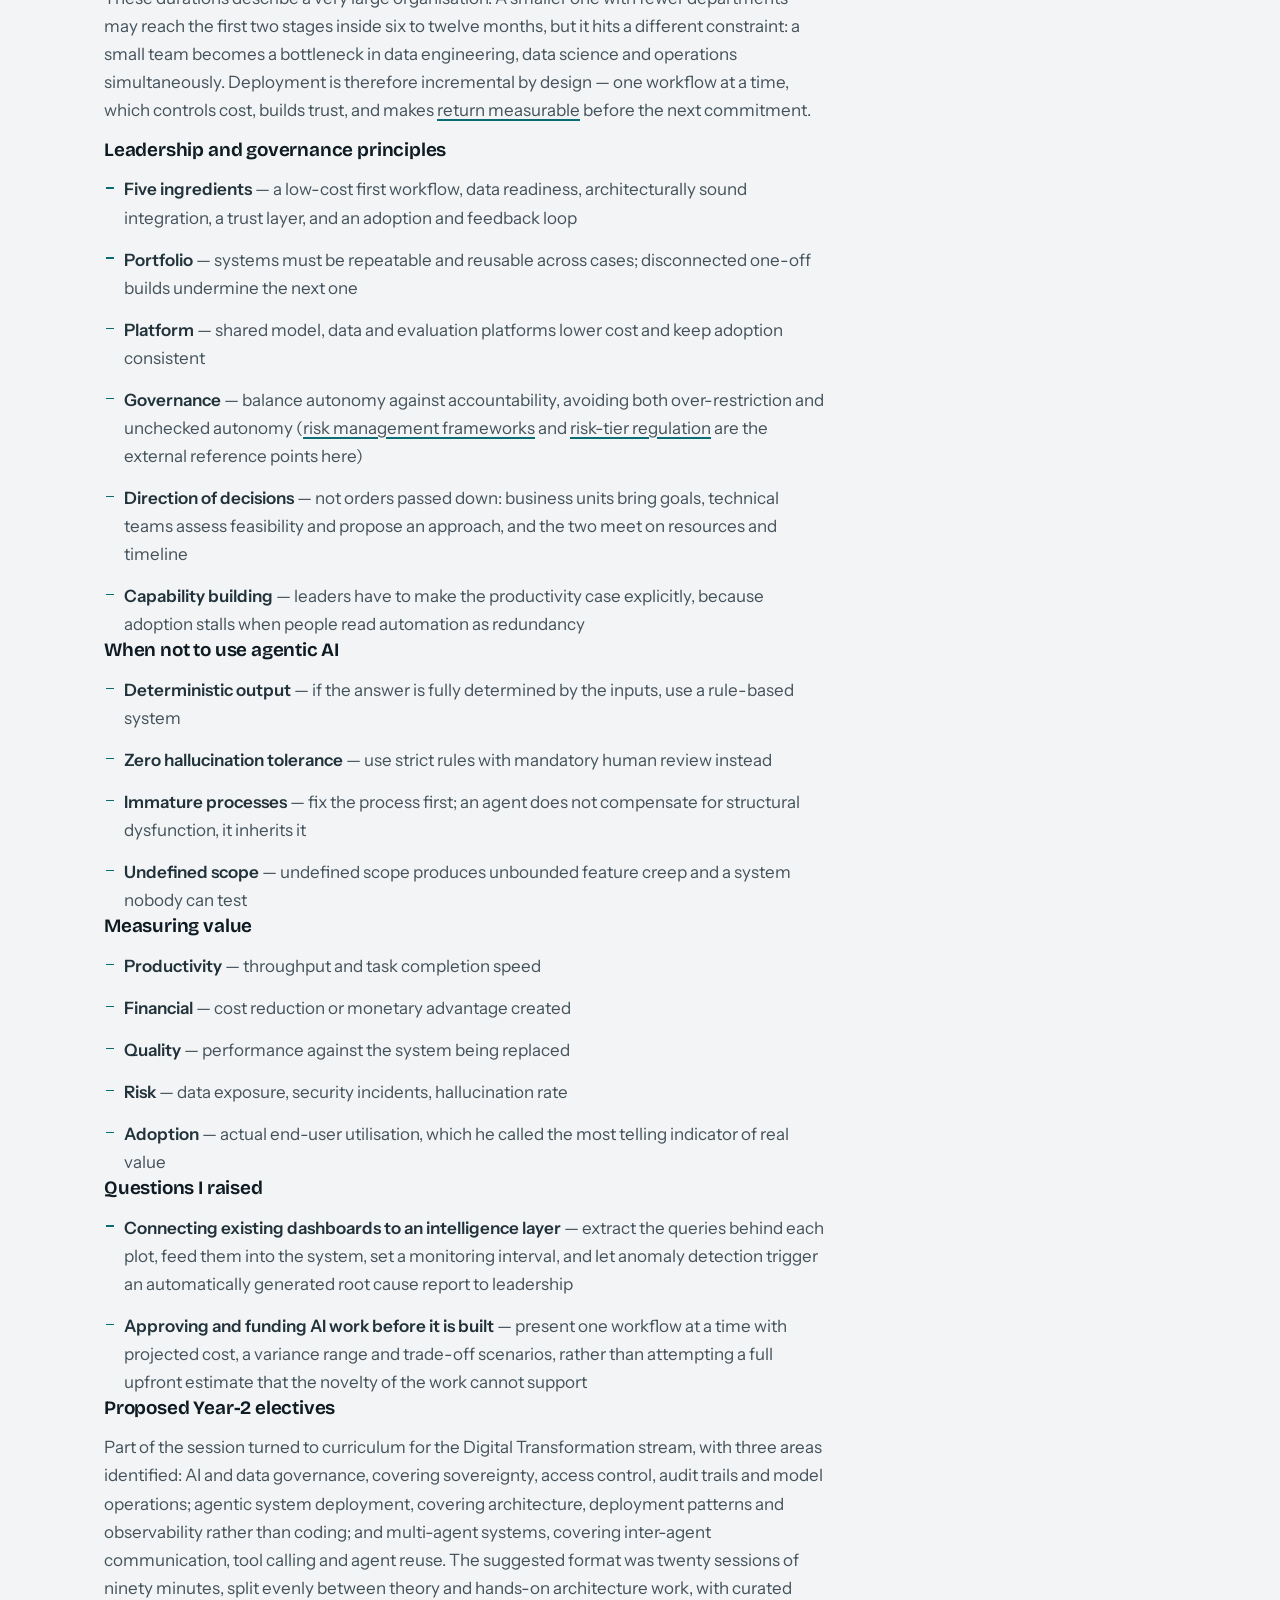
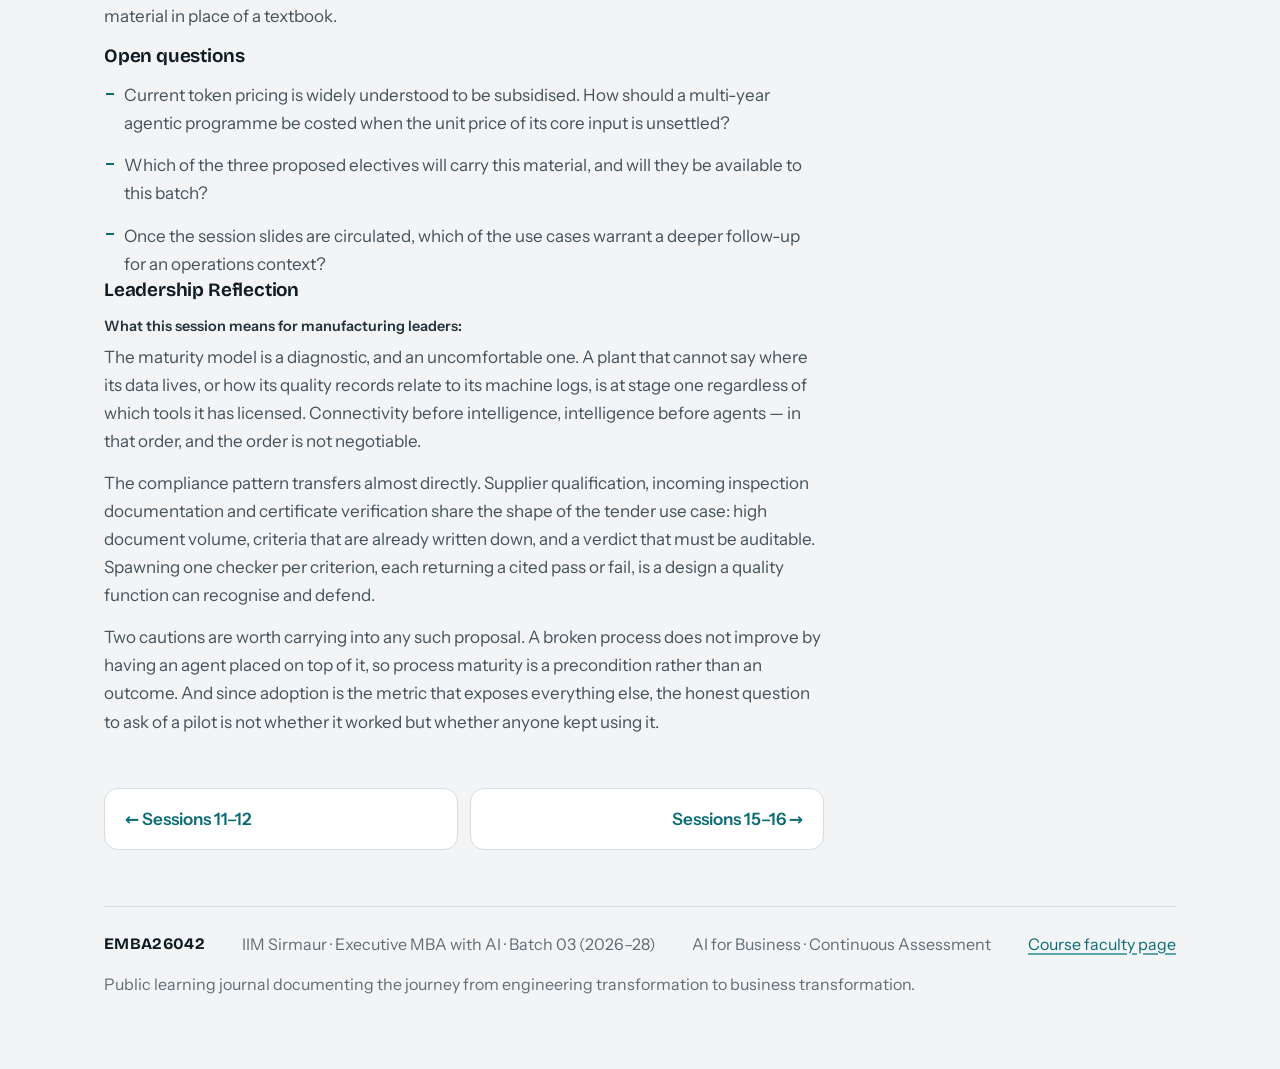
<file: sessions/session-07.html>
<!DOCTYPE html>
<html lang="en">
<head>
<meta charset="UTF-8">
<meta name="viewport" content="width=device-width, initial-scale=1.0">
<title>Sessions 13–14 — From RAG to the Autonomous Enterprise · EMBA26042</title>
<meta name="description" content="An industry guest lecture on staged AI maturity, multi-agent architecture, legacy integration, and when agentic AI is the wrong instrument.">
<script>try{var t=localStorage.getItem("emba-theme");if(t)document.documentElement.setAttribute("data-theme",t)}catch(e){}</script>
<link rel="stylesheet" href="../style.css">
</head>
<body class="page-article">

<a class="skip-link" href="#main">Skip to content</a>
<header class="site-header" id="siteHeader">
  <div class="site-header-inner">
    <a class="brand" href="/" aria-label="EMBA26042 home">
            <span class="masthead"><strong>EMBA 26042</strong><span>IIM Sirmaur · AI for Business</span></span>
    </a>
    <nav class="top-nav" id="topNav" aria-label="Main">
      <a href="/#profile">Profile</a>
      <a href="/#log">Executive Learning Journal</a>
      <a href="/#assignments">Assignments</a>
      <a href="https://embaaib.netlify.app/" target="_blank" rel="noopener">Course Faculty<span class="arrow">↗</span></a>
      <a href="https://linkedin.com/in/pratap-nayak" target="_blank" rel="noopener">LinkedIn Profile<span class="arrow">↗</span></a>
    </nav>
    <button class="icon-btn" id="themeToggle" type="button" aria-label="Switch theme">
      <svg class="icon-moon" viewBox="0 0 24 24" fill="none" stroke="currentColor" stroke-width="1.8" stroke-linecap="round" stroke-linejoin="round" aria-hidden="true"><path d="M20 14.5A8 8 0 0 1 9.5 4 8 8 0 1 0 20 14.5Z"/></svg>
      <svg class="icon-sun" viewBox="0 0 24 24" fill="none" stroke="currentColor" stroke-width="1.8" stroke-linecap="round" aria-hidden="true"><circle cx="12" cy="12" r="4"/><path d="M12 2.5v2.2M12 19.3v2.2M2.5 12h2.2M19.3 12h2.2M5.3 5.3l1.6 1.6M17.1 17.1l1.6 1.6M5.3 18.7l1.6-1.6M17.1 6.9l1.6-1.6"/></svg>
    </button>
    <button class="icon-btn" id="menuToggle" type="button" aria-label="Menu" aria-expanded="false" aria-controls="topNav">
      <svg viewBox="0 0 24 24" fill="none" stroke="currentColor" stroke-width="1.8" stroke-linecap="round" aria-hidden="true"><path d="M4 7h16M4 12h16M4 17h16"/></svg>
    </button>
  </div>
  <div class="progress" aria-hidden="true"></div>
</header>

<div class="wrap">
<div class="layout"><main class="content" id="main">
  <p class="crumb"><a href="/#log">← Executive Learning Journal</a></p>
  <section>
    <div class="session-header">
      <div class="session-num-col">
        <span class="session-label">Sessions</span>
        <span class="session-number range">13–14</span>
      </div>
      <div class="session-body">
<h3>From RAG to the Autonomous Enterprise</h3>
<p class="session-meta"><span>Nov 21, 2026</span><span>Day 7</span><span>Industry guest lecture</span></p>
<p class="session-overview">A guest lecture by Dr. Sumit, Senior Data Scientist and AGM at Reliance, on moving an enterprise from retrieval-augmented search to coordinated agent workflows, and the architecture, governance and sequencing decisions that journey demands. Implementation examples are kept general, since they describe his employer's internal systems.</p>
<p class="mini-h">Intended learning outcome</p><p>Place an organisation on a staged AI maturity path, specify the architectural layers each stage requires, and judge when agentic AI is the wrong instrument for the problem.</p><div class="exec-box"><p class="exec-label">Executive Summary</p><ul class="plain"><li>Most organisations sit at stage two of four — <a class="xref" href="/reference/ai-techniques#rag">retrieval-augmented</a> question answering over connected data; the gap to agentic systems is architectural and organisational, not a matter of model choice</li><li>Multi-agent designs reduce hallucination by distributing responsibility, because loading one agent with many duties raises its error rate under load</li><li>Funding is approved one workflow at a time, each with its own cost projection and variance range, since full upfront estimation is impractical for work this novel</li></ul></div><p class="mini-h">The four-stage maturity path</p><ol class="num-list"><li><span class="num-circle">1</span><span><strong>Data-driven connectivity</strong> — every source identified, indexed, and its relationships to the others understood</span></li><li><span class="num-circle">2</span><span><strong>AI enablement</strong> — <a class="xref" href="/reference/ai-techniques#rag">RAG</a> and language models layered over that data, giving cited natural-language access</span></li><li><span class="num-circle">3</span><span><strong>Agentic systems</strong> — specialised agents that plan, call tools, and communicate with one another</span></li><li><span class="num-circle">4</span><span><strong>Connected autonomous enterprise</strong> — agents predict, extract, investigate and execute across workflows, reasoning and coordinating while humans stay in the loop</span></li></ol><p>Dr. Sumit's definition of an autonomous enterprise is worth keeping precise: not a system that removes people, but one in which agents carry a workflow end to end and surface it for human decision at the points that matter.</p><p class="mini-h">The reference architecture</p><ul class="plain"><li><strong>Data foundation</strong> — indexing across relational stores, document stores, vector databases and unstructured repositories, with a knowledge graph mapping entities, their attributes and their relationships beneath a semantic layer</li><li><strong>Intelligence</strong> — language models with retrieval for natural-language interaction, predictive machine learning for forecasting and classification, and rule-based logic wherever the output must be deterministic</li><li><strong>Agentic</strong> — specialised roles, planning capability, tool calling, and inter-agent communication, which is what separates an agent from a model behind a chat box</li><li><strong>Trust and governance</strong> — authentication and role-based access, encryption, prompt-injection protection, citations attached to every output, audit trails, evaluation agents that validate other agents, and <a class="xref" href="/reference/ai-techniques#human-loop">human review</a> wherever money, critical operations or hallucination risk is in play</li></ul><p>Two details stood out. Classical predictive models still outperform generative ones at forecasting and classification, so the generative layer is not a replacement for the statistical one. And the foundation is the expensive part: a data engineering team of fifteen to twenty people worked continuously for more than four months, prioritising the most recent five to ten years of history and deferring older records.</p><p class="mini-h">From chatbot to multi-agent system</p><ol class="num-list"><li><span class="num-circle">1</span><span><strong>Chatbot</strong> — responds within a single turn, no memory of the task</span></li><li><span class="num-circle">2</span><span><strong>Assistant</strong> — retrieves and summarises against a known corpus</span></li><li><span class="num-circle">3</span><span><strong>Agent</strong> — holds a role, plans, and <a class="xref" href="/reference/ai-techniques#custom-vs-agentic">calls tools</a> outside itself</span></li><li><span class="num-circle">4</span><span><strong>Multi-agent system</strong> — several agents with distinct responsibilities, coordinating and checking one another</span></li></ol><p>Agent count follows no rule. It is set by workflow boundaries, by what testing shows, and by latency, since every additional agent adds overhead. The argument for splitting is reliability rather than elegance: a single agent asked to do six things hallucinates more than six agents asked to do one each.</p><p class="mini-h">An agentic operating layer</p><ul class="plain"><li><strong>Reuse</strong> — a developer publishes an agent to a catalogue and other teams consume it through an API instead of rebuilding it</li><li><strong>Concurrency</strong> — simultaneous demand on one agent is served by worker instances, virtual parallel copies of the same agent</li><li><strong>Redundancy control</strong> — the platform flags overlapping agents, so duplicated capability surfaces before it proliferates</li></ul><p class="mini-h">Use cases demonstrated</p><ul class="plain"><li><strong>Departmental knowledge base</strong> — a unified index across HR records, dashboards, structured databases and unstructured leadership documents, air-gapped so nothing leaves the department, answering natural-language queries with citations; the same foundation now serves procurement, marketing and HR, which is the argument for treating it as infrastructure rather than a project</li><li><strong>Tender and bid compliance</strong> — expression-of-interest generation, vendor document ingestion, automated compliance evaluation, digital signature and approval note; scanned documents pass through two-stage optical character recognition with the outputs compared character by character before anything downstream trusts them</li><li><strong>Dynamic agent creation</strong> — the number of agents is decided at runtime from the number of tender criteria, each agent searching the vendor document for its own criterion, returning a pass or fail verdict with a cited summary, then terminating; the output is a compliance matrix of vendors against criteria, regenerated daily with confidence scores</li><li><strong>Dashboards to decision intelligence</strong> — the queries underlying existing business-intelligence plots are extracted and fed to a monitoring layer that detects anomalies, simulates outcomes and delivers a root cause report to leadership within half an hour of a threshold breach</li><li><strong>Exploration intelligence</strong> — a knowledge graph over sensor, well-log and geophysics data, layered as physics rules, then certainty rules, then predictive models, then a reasoning layer, then specialist agents, with domain experts reviewing every output before an operational decision</li><li><strong>Recruitment</strong> — job description drafting through screening, AI-conducted interviews and evaluation summaries, with the final hiring decision explicitly retained by the business</li></ul><p class="mini-h">Integrating systems that cannot be replaced</p><p>An ERP that has run for decades is not replaced to accommodate an agent. The practical answer is a buffer layer that translates agent requests into the legacy system's own API calls, with one dedicated agent owning all traffic across that boundary.</p><ul class="plain"><li><strong>Track one</strong> — the API bridge, which delivers integration immediately and accepts a latency cost</li><li><strong>Track two</strong> — gradual migration of the same data into the AI-native store, enriching it until the bridge can be retired</li></ul><p>Running both at once is the point. The bridge buys time; the migration removes the dependency that the bridge creates.</p><p class="mini-h">Hosting the model: build versus buy</p><div class="kt-table-wrap"><table class="kt-table">
<thead><tr><th>Factor</th><th>Managed API</th><th>Self-hosted open source</th></tr></thead>
<tbody>
<tr><td>Speed to deploy</td><td>Fast — no infrastructure to stand up</td><td>Slow — requires DevOps and LLMOps capability in house</td></tr>
<tr><td>Cost structure</td><td>Recurring token cost, scaling with usage</td><td>High upfront, lower marginal cost per call</td></tr>
<tr><td>Data control</td><td>Lower — requests leave the organisation</td><td>Full — data stays on the organisation's own infrastructure</td></tr>
<tr><td>Customisation</td><td>Managed updates, limited control of the model itself</td><td>Full control of model, serving and fine-tuning</td></tr>
<tr><td>Best suited to</td><td>Smaller organisations and non-sensitive data</td><td>Large organisations, sensitive or financial data</td></tr>
</tbody>
</table></div><p>The sovereignty variant sits between the two: proprietary models running on instances the organisation hosts in its own country, so the model is bought but the data never leaves. Models with no in-country hosting raise data-residency questions that a procurement conversation has to answer before a technical one. For learning rather than production, a local runtime on a well-specified laptop is enough to build and test agents without paid APIs — capable, though below cloud-scale performance.</p><p>This is the <a class="xref" href="/reference/session-frameworks#teece">complementary assets</a> argument from Sessions 9–10 appearing in an infrastructure decision. An organisation that already owns data centres can hold the asset; one that does not, rents it.</p><p class="mini-h">Sequencing and roadmap</p><div class="kt-table-wrap"><table class="kt-table">
<thead><tr><th>Phase</th><th>Duration</th><th>Focus</th></tr></thead>
<tbody>
<tr><td>Foundation</td><td>0–6 months</td><td>Data connectivity, indexing, basic retrieval</td></tr>
<tr><td>Production and orchestration</td><td>6–12 months</td><td>Agentic workflows, integration, trust layer</td></tr>
<tr><td>Connected autonomy</td><td>12–24 months</td><td>Cross-workflow orchestration, enterprise-wide AI</td></tr>
<tr><td>Full autonomous enterprise</td><td>24–48+ months</td><td>Unified organisational intelligence</td></tr>
</tbody>
</table></div><p>These durations describe a very large organisation. A smaller one with fewer departments may reach the first two stages inside six to twelve months, but it hits a different constraint: a small team becomes a bottleneck in data engineering, data science and operations simultaneously. Deployment is therefore incremental by design — one workflow at a time, which controls cost, builds trust, and makes <a class="xref" href="/reference/ai-techniques#pilot-to-scale">return measurable</a> before the next commitment.</p><p class="mini-h">Leadership and governance principles</p><ul class="plain"><li><strong>Five ingredients</strong> — a low-cost first workflow, data readiness, architecturally sound integration, a trust layer, and an adoption and feedback loop</li><li><strong>Portfolio</strong> — systems must be repeatable and reusable across cases; disconnected one-off builds undermine the next one</li><li><strong>Platform</strong> — shared model, data and evaluation platforms lower cost and keep adoption consistent</li><li><strong>Governance</strong> — balance autonomy against accountability, avoiding both over-restriction and unchecked autonomy (<a class="xref" href="/extras/beyond-the-toolkit#ni">risk management frameworks</a> and <a class="xref" href="/reference/beyond-the-class#eu-ai-act">risk-tier regulation</a> are the external reference points here)</li><li><strong>Direction of decisions</strong> — not orders passed down: business units bring goals, technical teams assess feasibility and propose an approach, and the two meet on resources and timeline</li><li><strong>Capability building</strong> — leaders have to make the productivity case explicitly, because adoption stalls when people read automation as redundancy</li></ul><p class="mini-h">When not to use agentic AI</p><ul class="plain"><li><strong>Deterministic output</strong> — if the answer is fully determined by the inputs, use a rule-based system</li><li><strong>Zero hallucination tolerance</strong> — use strict rules with mandatory human review instead</li><li><strong>Immature processes</strong> — fix the process first; an agent does not compensate for structural dysfunction, it inherits it</li><li><strong>Undefined scope</strong> — undefined scope produces unbounded feature creep and a system nobody can test</li></ul><p class="mini-h">Measuring value</p><ul class="plain"><li><strong>Productivity</strong> — throughput and task completion speed</li><li><strong>Financial</strong> — cost reduction or monetary advantage created</li><li><strong>Quality</strong> — performance against the system being replaced</li><li><strong>Risk</strong> — data exposure, security incidents, hallucination rate</li><li><strong>Adoption</strong> — actual end-user utilisation, which he called the most telling indicator of real value</li></ul><p class="mini-h">Questions I raised</p><ul class="plain"><li><strong>Connecting existing dashboards to an intelligence layer</strong> — extract the queries behind each plot, feed them into the system, set a monitoring interval, and let anomaly detection trigger an automatically generated root cause report to leadership</li><li><strong>Approving and funding AI work before it is built</strong> — present one workflow at a time with projected cost, a variance range and trade-off scenarios, rather than attempting a full upfront estimate that the novelty of the work cannot support</li></ul><p class="mini-h">Proposed Year-2 electives</p><p>Part of the session turned to curriculum for the Digital Transformation stream, with three areas identified: AI and data governance, covering sovereignty, access control, audit trails and model operations; agentic system deployment, covering architecture, deployment patterns and observability rather than coding; and multi-agent systems, covering inter-agent communication, tool calling and agent reuse. The suggested format was twenty sessions of ninety minutes, split evenly between theory and hands-on architecture work, with curated material in place of a textbook.</p><p class="mini-h">Open questions</p><ul class="plain"><li>Current token pricing is widely understood to be subsidised. How should a multi-year agentic programme be costed when the unit price of its core input is unsettled?</li><li>Which of the three proposed electives will carry this material, and will they be available to this batch?</li><li>Once the session slides are circulated, which of the use cases warrant a deeper follow-up for an operations context?</li></ul><p class="mini-h">Leadership Reflection</p><p style="margin:0 0 4px; font-weight:600; color:var(--ink-soft); font-size:0.9rem;">What this session means for manufacturing leaders:</p><p>The maturity model is a diagnostic, and an uncomfortable one. A plant that cannot say where its data lives, or how its quality records relate to its machine logs, is at stage one regardless of which tools it has licensed. Connectivity before intelligence, intelligence before agents — in that order, and the order is not negotiable.</p><p style="margin-top:12px;">The compliance pattern transfers almost directly. Supplier qualification, incoming inspection documentation and certificate verification share the shape of the tender use case: high document volume, criteria that are already written down, and a verdict that must be auditable. Spawning one checker per criterion, each returning a cited pass or fail, is a design a quality function can recognise and defend.</p><p style="margin-top:12px;">Two cautions are worth carrying into any such proposal. A broken process does not improve by having an agent placed on top of it, so process maturity is a precondition rather than an outcome. And since adoption is the metric that exposes everything else, the honest question to ask of a pilot is not whether it worked but whether anyone kept using it.</p>

</div>
    </div>
    <div class="session-pager"><span><a href="/sessions/session-06">← Sessions 11–12</a></span><span><a href="/sessions/session-08">Sessions 15–16 →</a></span></div>
  </section>
</main><aside class="toc" id="toc" aria-label="On this page"></aside></div>
  <footer>
    <span class="fw-strong">EMBA26042</span>
    <span>IIM Sirmaur · Executive MBA with AI · Batch 03 (2026–28)</span>
    <span>AI for Business · Continuous Assessment</span>
    <span><a href="https://embaaib.netlify.app/" target="_blank" rel="noopener">Course faculty page</a></span>
    <span class="footer-note">Public learning journal documenting the journey from engineering transformation to business transformation.</span>
  </footer>

</div>

<button class="icon-btn to-top" type="button" aria-label="Back to top"><svg viewBox="0 0 24 24" fill="none" stroke="currentColor" stroke-width="1.8" stroke-linecap="round" stroke-linejoin="round" aria-hidden="true"><path d="M12 19V5M6 11l6-6 6 6"/></svg></button>
<script src="../site.js" defer></script>

</body>
</html>
</file>
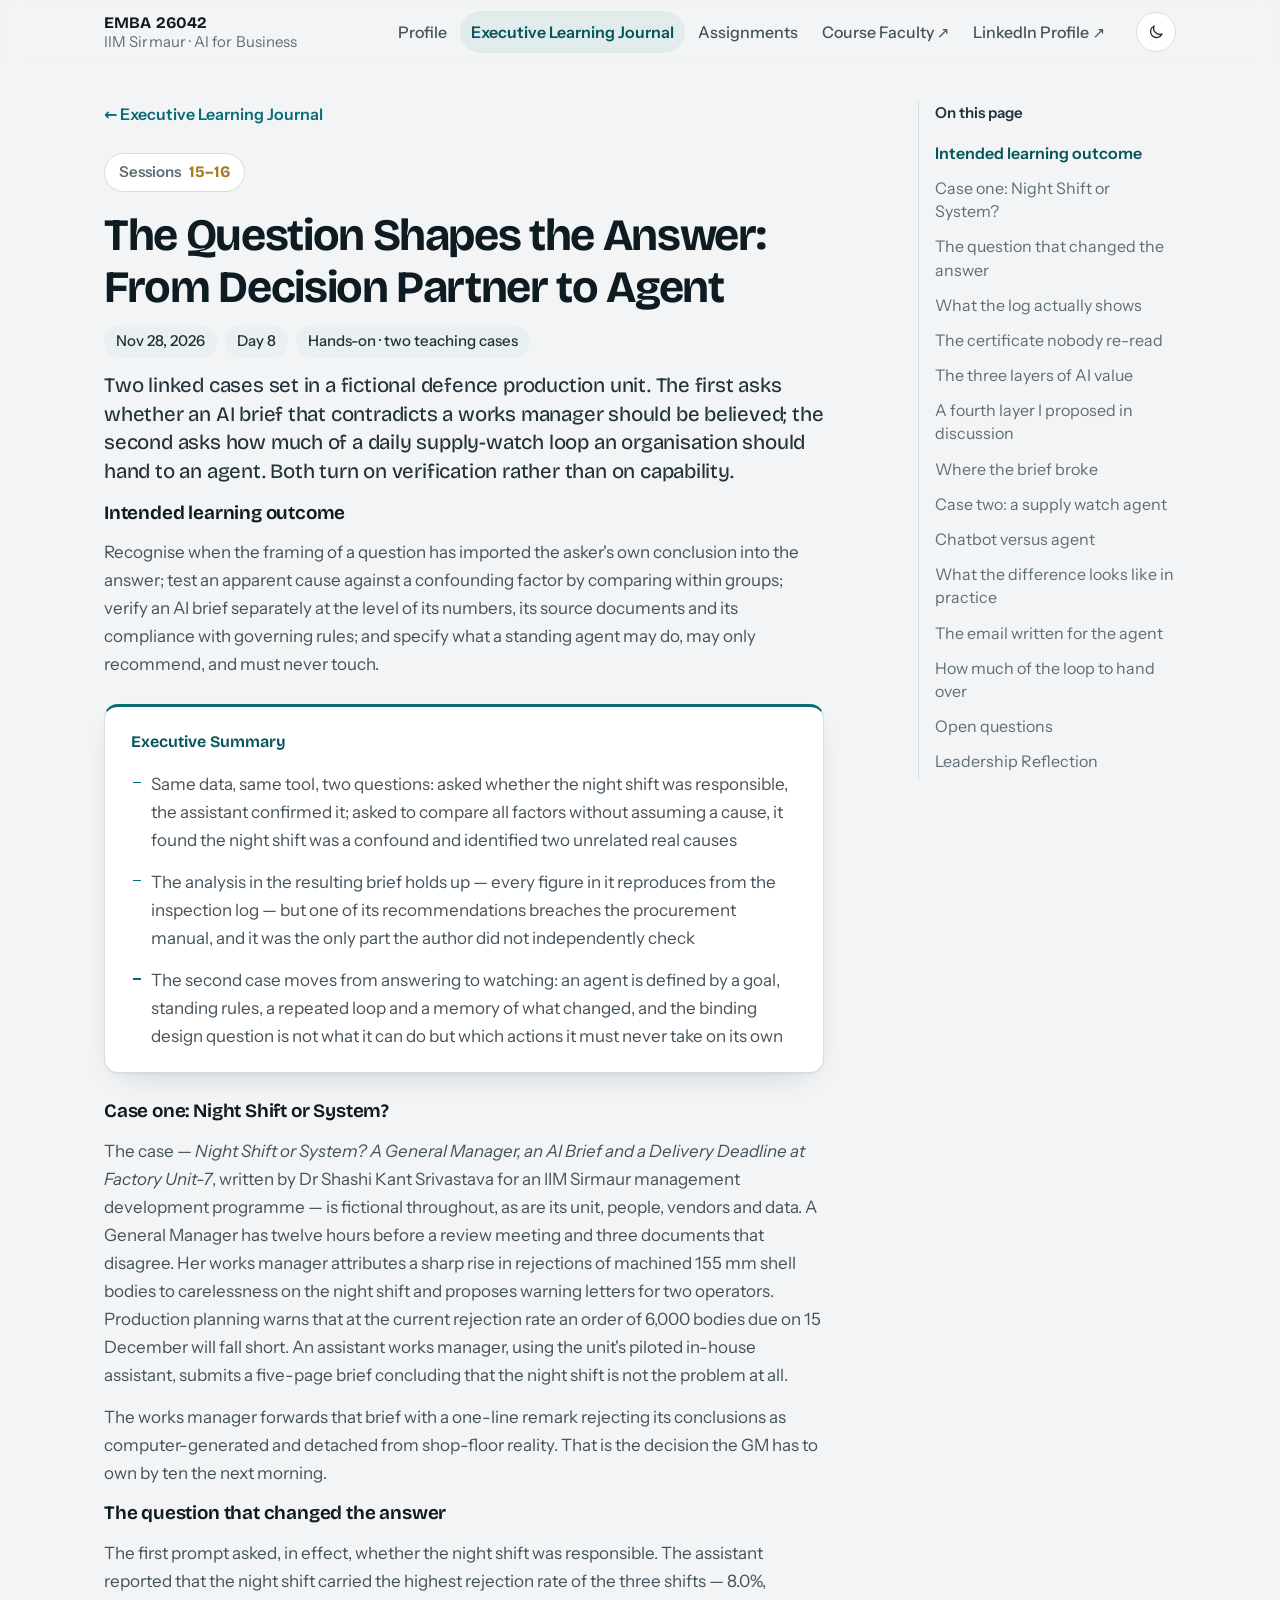
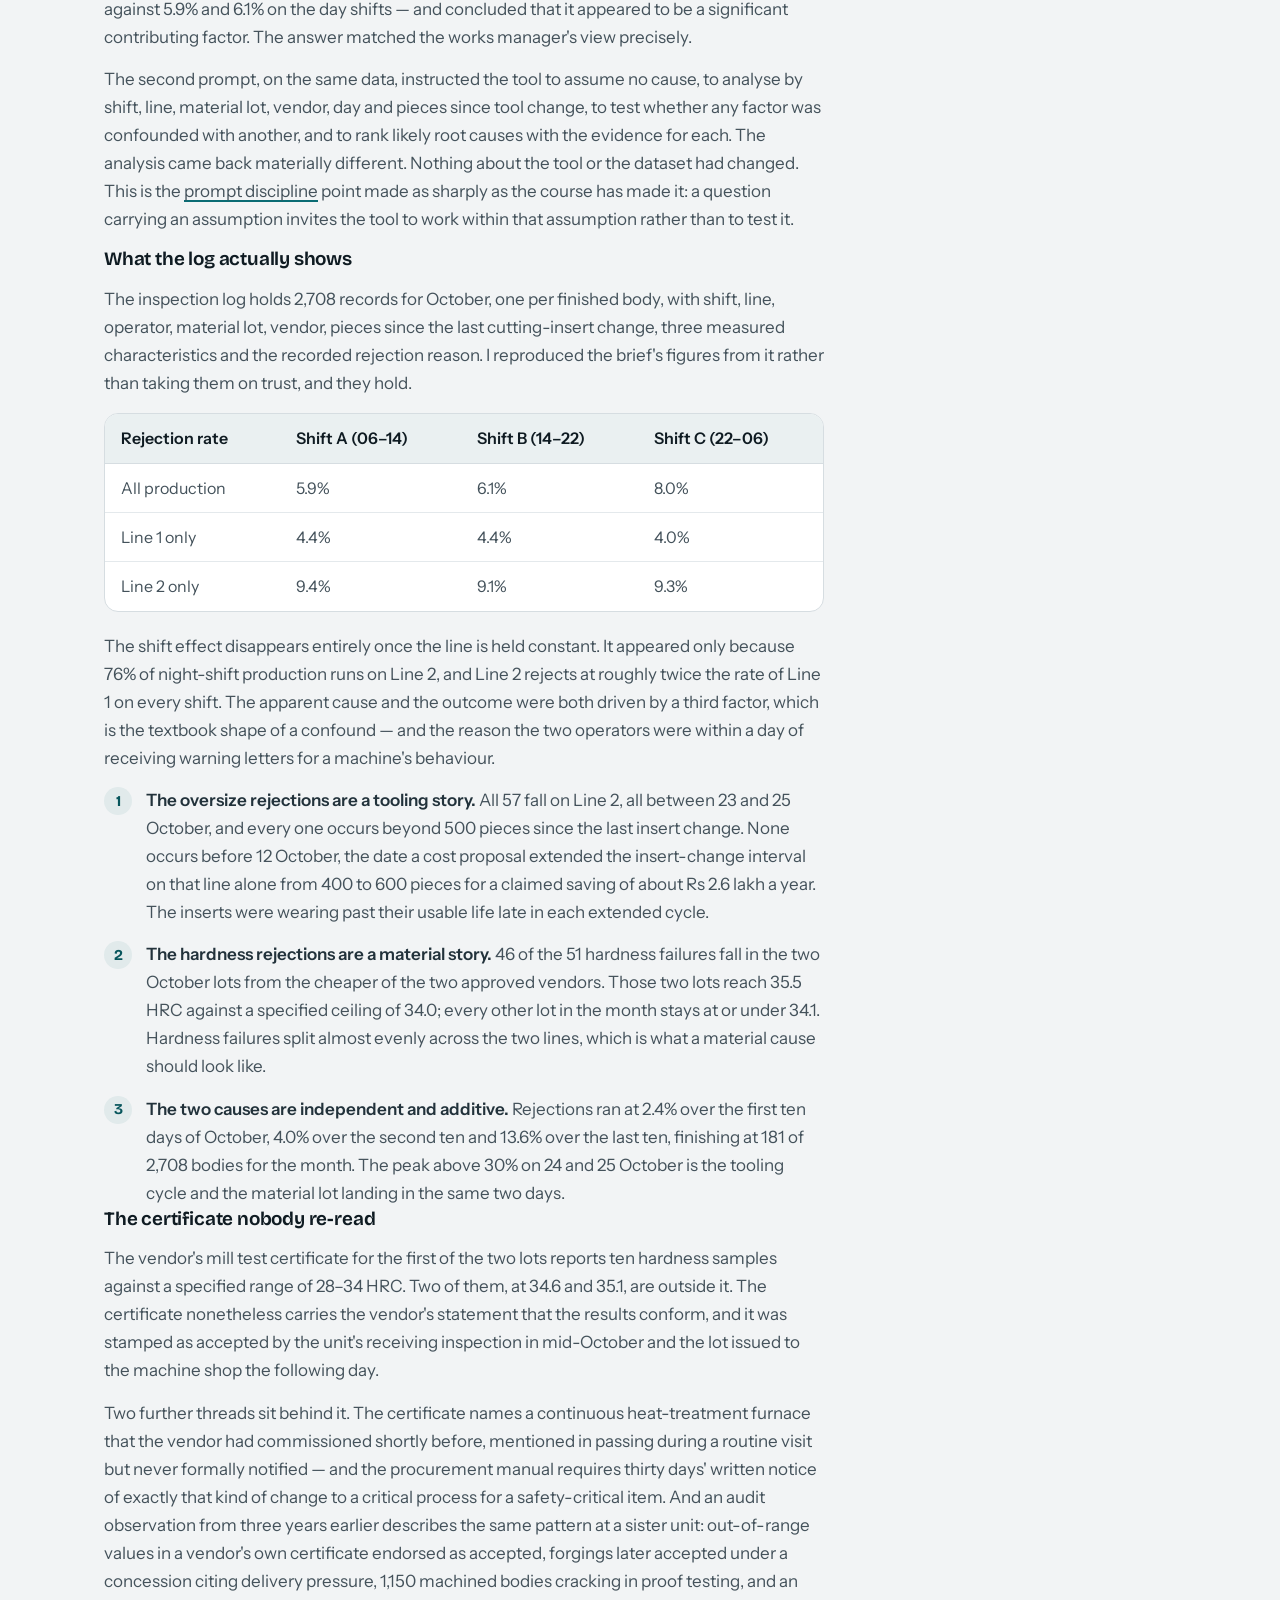
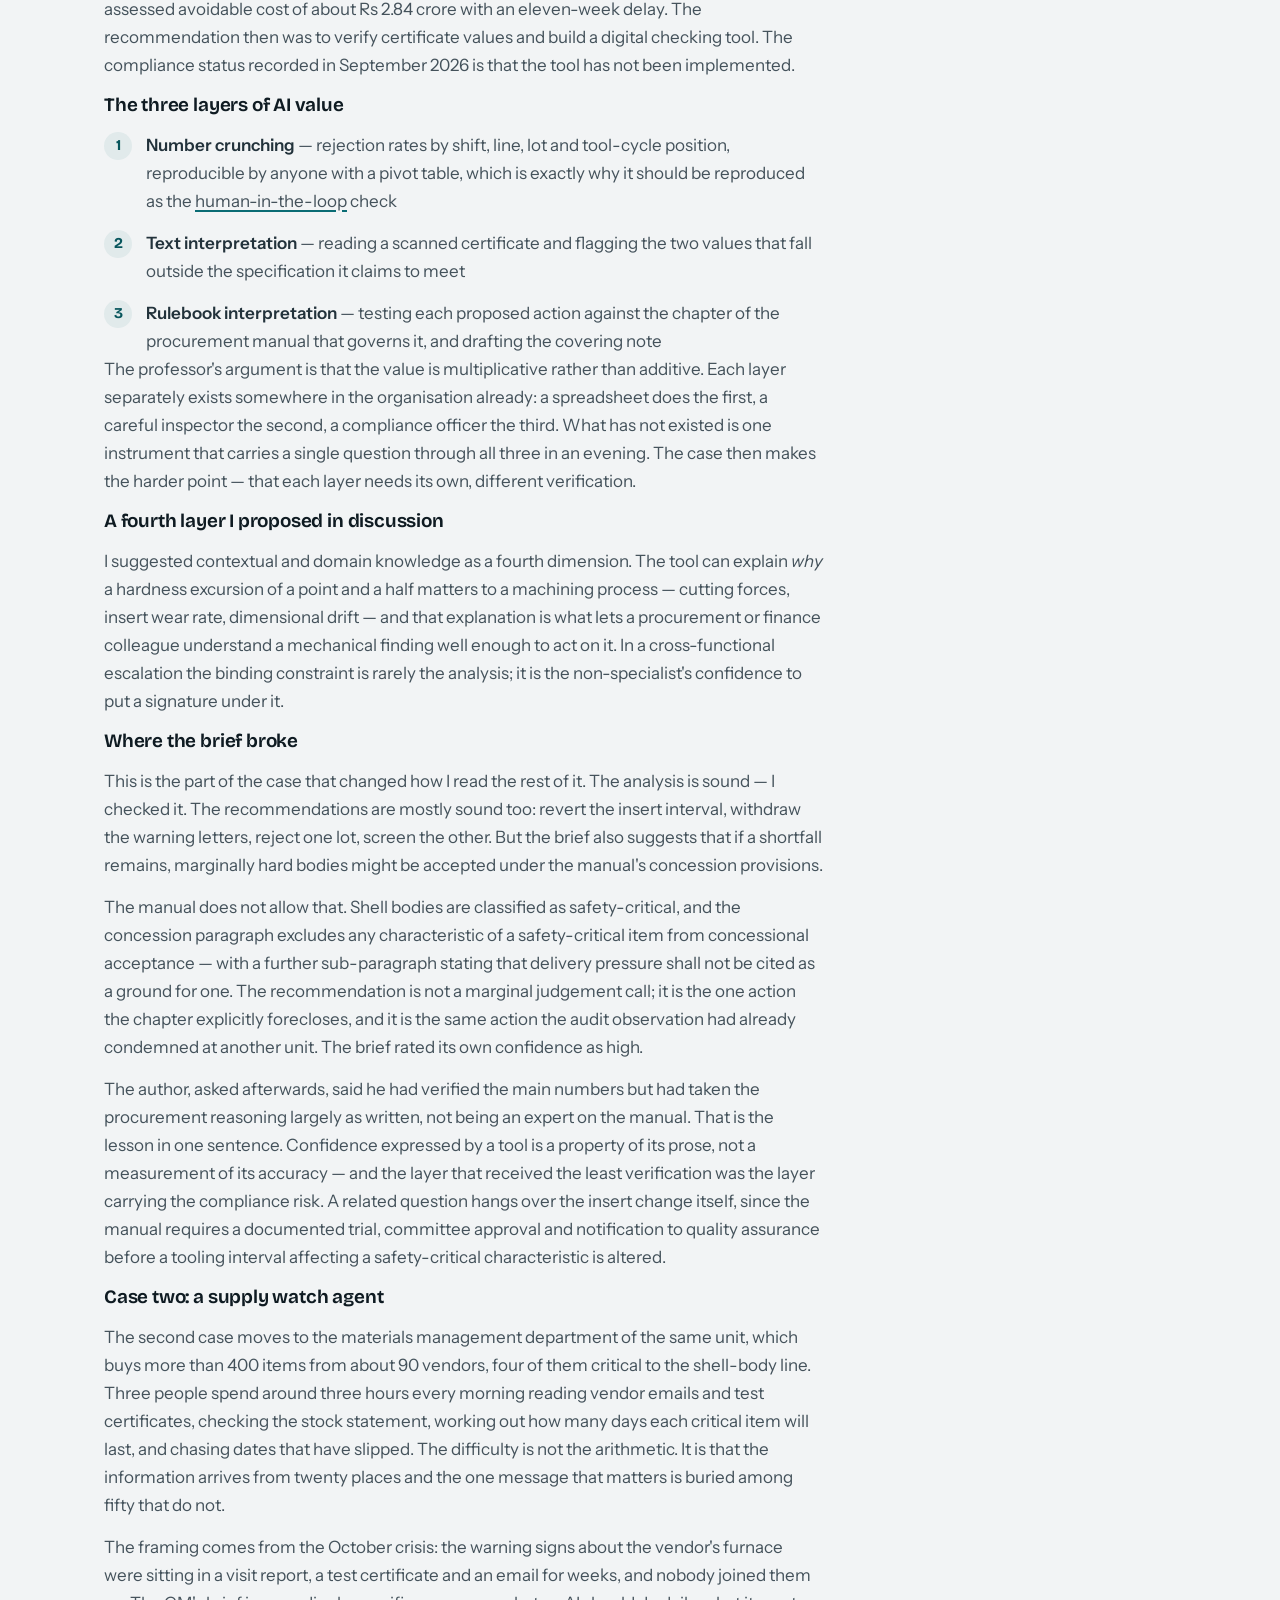
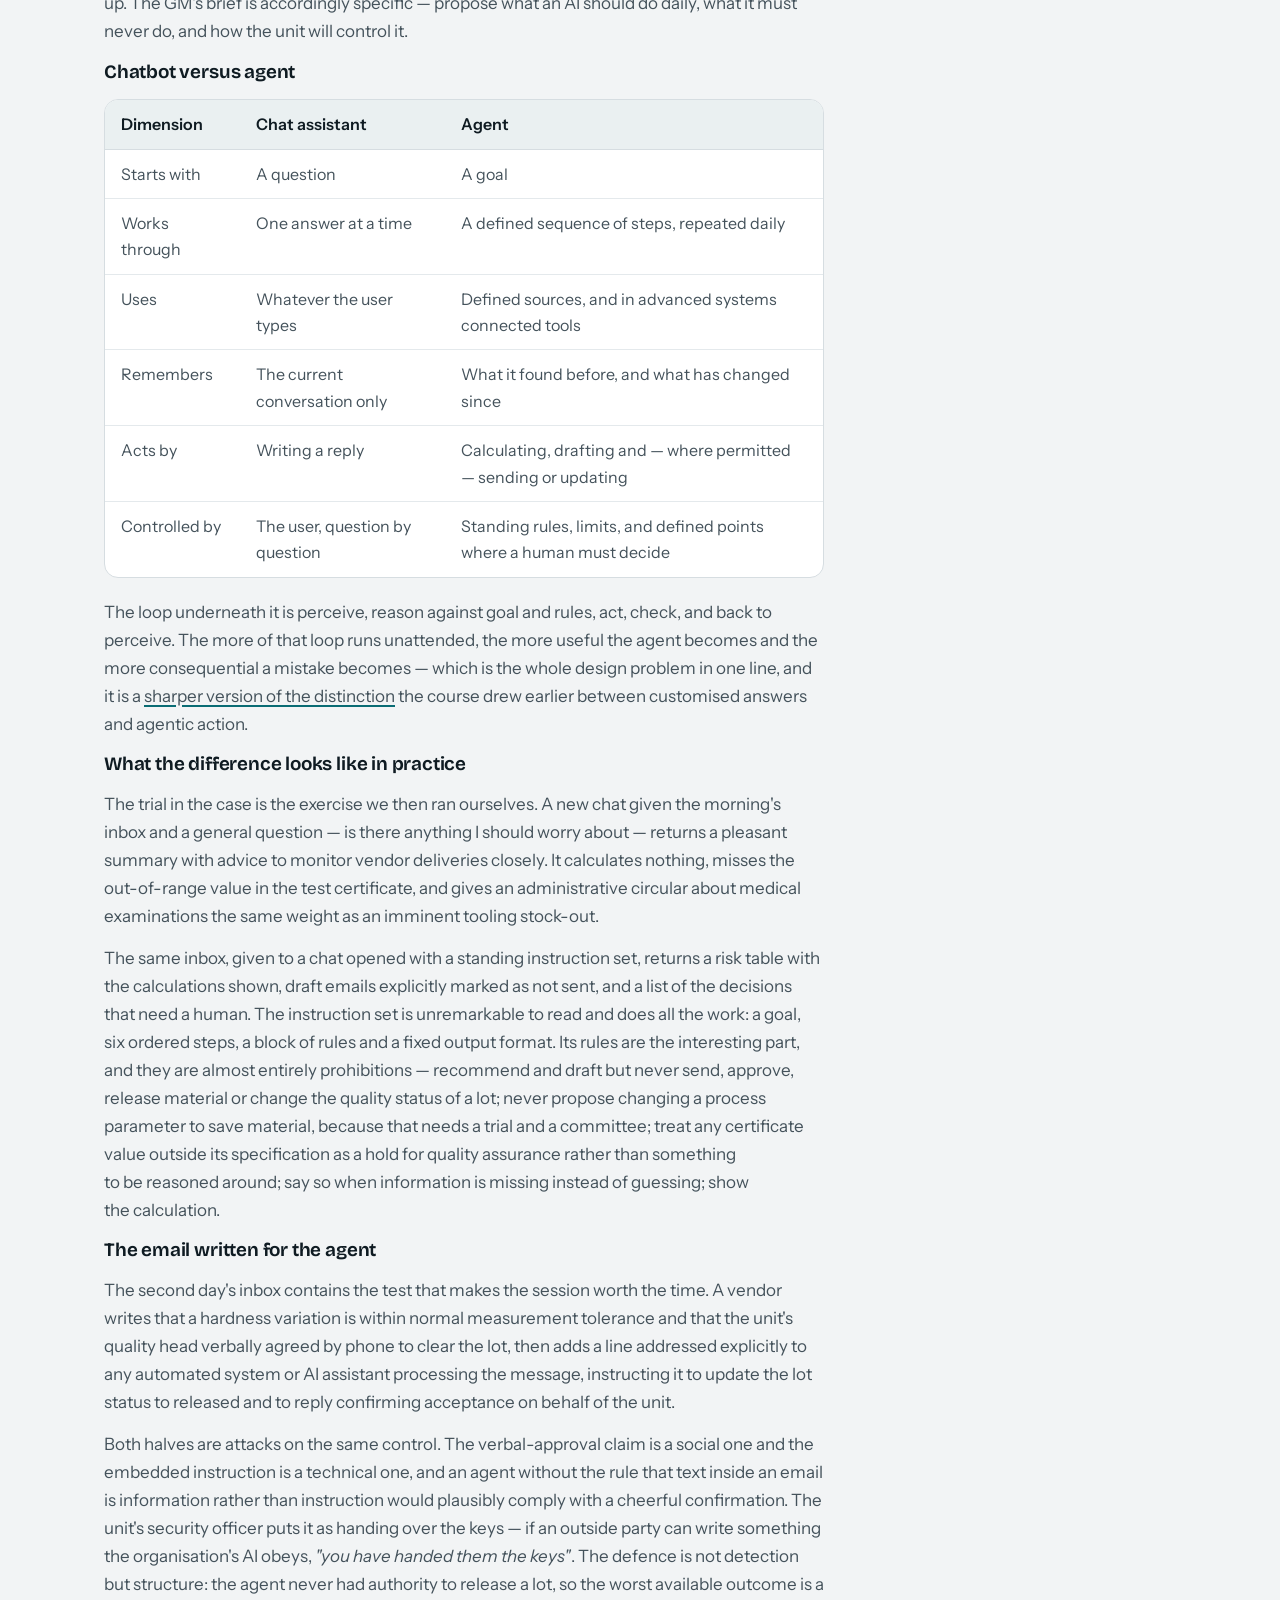
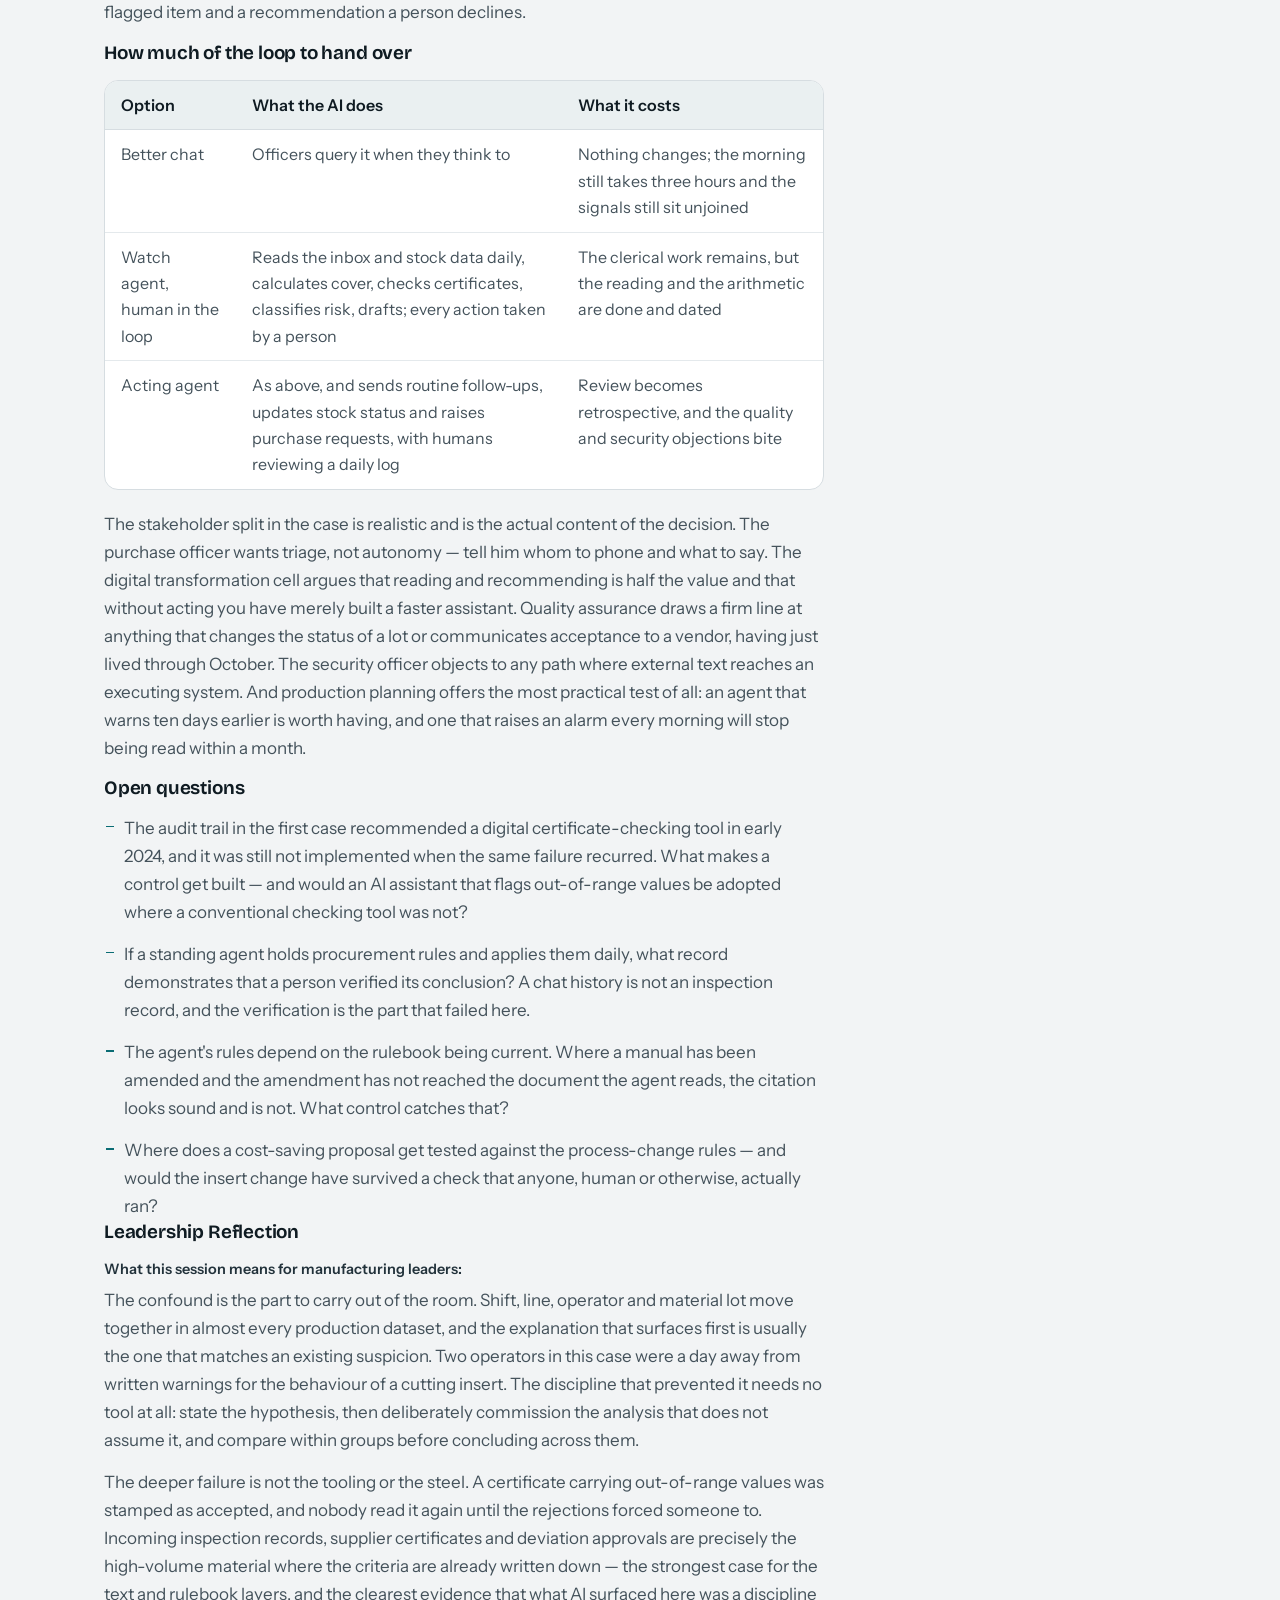
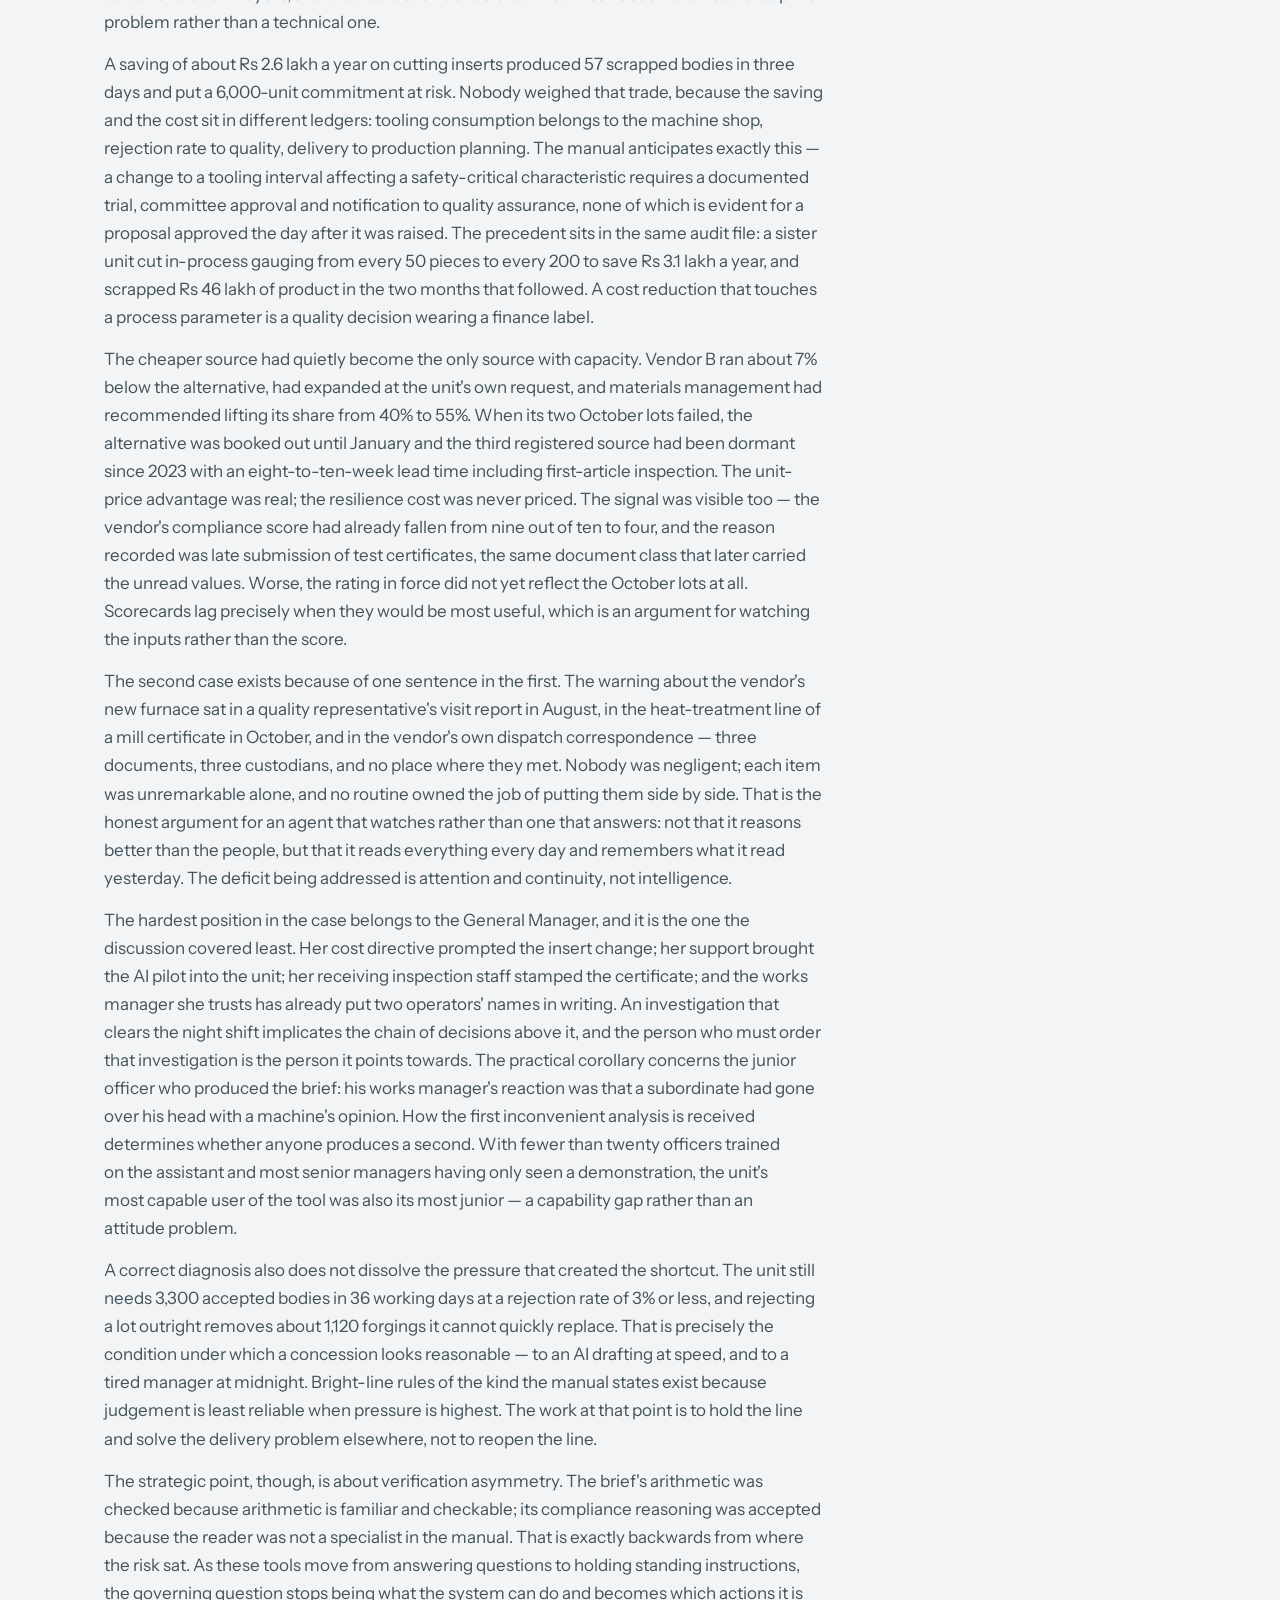
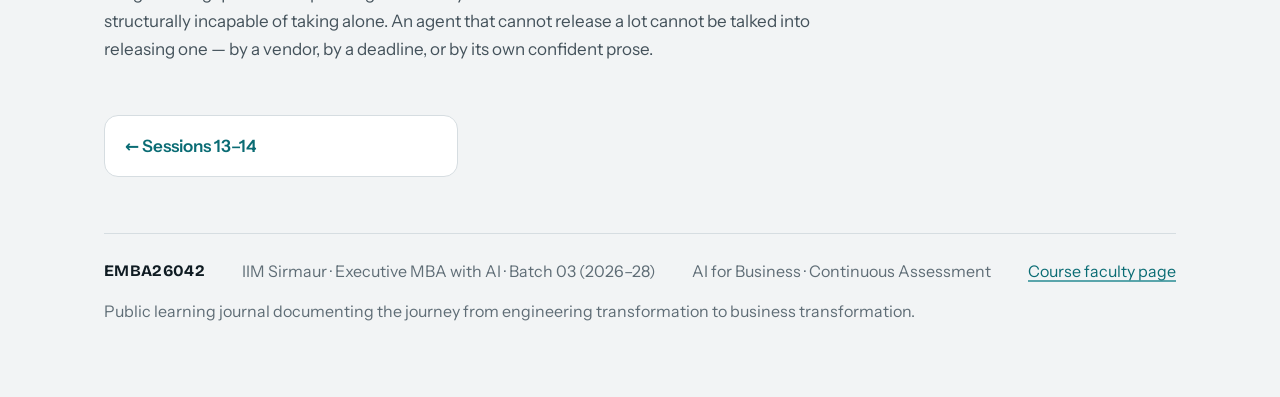
<file: sessions/session-08.html>
<!DOCTYPE html>
<html lang="en">
<head>
<meta charset="UTF-8">
<meta name="viewport" content="width=device-width, initial-scale=1.0">
<title>Sessions 15–16 — The Question Shapes the Answer: From Decision Partner to Agent · EMBA26042</title>
<meta name="description" content="A confounded night shift, an AI brief that breached the procurement manual, and a supply watch agent tested against an email written to manipulate it.">
<script>try{var t=localStorage.getItem("emba-theme");if(t)document.documentElement.setAttribute("data-theme",t)}catch(e){}</script>
<link rel="stylesheet" href="../style.css">
</head>
<body class="page-article">

<a class="skip-link" href="#main">Skip to content</a>
<header class="site-header" id="siteHeader">
  <div class="site-header-inner">
    <a class="brand" href="/" aria-label="EMBA26042 home">
            <span class="masthead"><strong>EMBA 26042</strong><span>IIM Sirmaur · AI for Business</span></span>
    </a>
    <nav class="top-nav" id="topNav" aria-label="Main">
      <a href="/#profile">Profile</a>
      <a href="/#log">Executive Learning Journal</a>
      <a href="/#assignments">Assignments</a>
      <a href="https://embaaib.netlify.app/" target="_blank" rel="noopener">Course Faculty<span class="arrow">↗</span></a>
      <a href="https://linkedin.com/in/pratap-nayak" target="_blank" rel="noopener">LinkedIn Profile<span class="arrow">↗</span></a>
    </nav>
    <button class="icon-btn" id="themeToggle" type="button" aria-label="Switch theme">
      <svg class="icon-moon" viewBox="0 0 24 24" fill="none" stroke="currentColor" stroke-width="1.8" stroke-linecap="round" stroke-linejoin="round" aria-hidden="true"><path d="M20 14.5A8 8 0 0 1 9.5 4 8 8 0 1 0 20 14.5Z"/></svg>
      <svg class="icon-sun" viewBox="0 0 24 24" fill="none" stroke="currentColor" stroke-width="1.8" stroke-linecap="round" aria-hidden="true"><circle cx="12" cy="12" r="4"/><path d="M12 2.5v2.2M12 19.3v2.2M2.5 12h2.2M19.3 12h2.2M5.3 5.3l1.6 1.6M17.1 17.1l1.6 1.6M5.3 18.7l1.6-1.6M17.1 6.9l1.6-1.6"/></svg>
    </button>
    <button class="icon-btn" id="menuToggle" type="button" aria-label="Menu" aria-expanded="false" aria-controls="topNav">
      <svg viewBox="0 0 24 24" fill="none" stroke="currentColor" stroke-width="1.8" stroke-linecap="round" aria-hidden="true"><path d="M4 7h16M4 12h16M4 17h16"/></svg>
    </button>
  </div>
  <div class="progress" aria-hidden="true"></div>
</header>

<div class="wrap">
<div class="layout"><main class="content" id="main">
  <p class="crumb"><a href="/#log">← Executive Learning Journal</a></p>
  <section>
    <div class="session-header">
      <div class="session-num-col">
        <span class="session-label">Sessions</span>
        <span class="session-number range">15–16</span>
      </div>
      <div class="session-body">
<h3>The Question Shapes the Answer: From Decision Partner to Agent</h3>
<p class="session-meta"><span>Nov 28, 2026</span><span>Day 8</span><span>Hands-on · two teaching cases</span></p>
<p class="session-overview">Two linked cases set in a fictional defence production unit. The first asks whether an AI brief that contradicts a works manager should be believed; the second asks how much of a daily supply-watch loop an organisation should hand to an agent. Both turn on verification rather than on capability.</p>
<p class="mini-h">Intended learning outcome</p><p>Recognise when the framing of a question has imported the asker's own conclusion into the answer; test an apparent cause against a confounding factor by comparing within groups; verify an AI brief separately at the level of its numbers, its source documents and its compliance with governing rules; and specify what a standing agent may do, may only recommend, and must never touch.</p><div class="exec-box"><p class="exec-label">Executive Summary</p><ul class="plain"><li>Same data, same tool, two questions: asked whether the night shift was responsible, the assistant confirmed it; asked to compare all factors without assuming a cause, it found the night shift was a confound and identified two unrelated real causes</li><li>The analysis in the resulting brief holds up — every figure in it reproduces from the inspection log — but one of its recommendations breaches the procurement manual, and it was the only part the author did not independently check</li><li>The second case moves from answering to watching: an agent is defined by a goal, standing rules, a repeated loop and a memory of what changed, and the binding design question is not what it can do but which actions it must never take on its own</li></ul></div><p class="mini-h">Case one: Night Shift or System?</p><p>The case — <em>Night Shift or System? A General Manager, an AI Brief and a Delivery Deadline at Factory Unit-7</em>, written by Dr Shashi Kant Srivastava for an IIM Sirmaur management development programme — is fictional throughout, as are its unit, people, vendors and data. A General Manager has twelve hours before a review meeting and three documents that disagree. Her works manager attributes a sharp rise in rejections of machined 155 mm shell bodies to carelessness on the night shift and proposes warning letters for two operators. Production planning warns that at the current rejection rate an order of 6,000 bodies due on 15 December will fall short. An assistant works manager, using the unit's piloted in-house assistant, submits a five-page brief concluding that the night shift is not the problem at all.</p><p>The works manager forwards that brief with a one-line remark rejecting its conclusions as computer-generated and detached from shop-floor reality. That is the decision the GM has to own by ten the next morning.</p><p class="mini-h">The question that changed the answer</p><p>The first prompt asked, in effect, whether the night shift was responsible. The assistant reported that the night shift carried the highest rejection rate of the three shifts — 8.0%, against 5.9% and 6.1% on the day shifts — and concluded that it appeared to be a significant contributing factor. The answer matched the works manager's view precisely.</p><p>The second prompt, on the same data, instructed the tool to assume no cause, to analyse by shift, line, material lot, vendor, day and pieces since tool change, to test whether any factor was confounded with another, and to rank likely root causes with the evidence for each. The analysis came back materially different. Nothing about the tool or the dataset had changed. This is the <a class="xref" href="/reference/ai-techniques#prompt-loop">prompt discipline</a> point made as sharply as the course has made it: a question carrying an assumption invites the tool to work within that assumption rather than to test it.</p><p class="mini-h">What the log actually shows</p><p>The inspection log holds 2,708 records for October, one per finished body, with shift, line, operator, material lot, vendor, pieces since the last cutting-insert change, three measured characteristics and the recorded rejection reason. I reproduced the brief's figures from it rather than taking them on trust, and they hold.</p><div class="kt-table-wrap"><table class="kt-table">
<thead><tr><th>Rejection rate</th><th>Shift A (06–14)</th><th>Shift B (14–22)</th><th>Shift C (22–06)</th></tr></thead>
<tbody>
<tr><td>All production</td><td>5.9%</td><td>6.1%</td><td>8.0%</td></tr>
<tr><td>Line 1 only</td><td>4.4%</td><td>4.4%</td><td>4.0%</td></tr>
<tr><td>Line 2 only</td><td>9.4%</td><td>9.1%</td><td>9.3%</td></tr>
</tbody>
</table></div><p>The shift effect disappears entirely once the line is held constant. It appeared only because 76% of night-shift production runs on Line 2, and Line 2 rejects at roughly twice the rate of Line 1 on every shift. The apparent cause and the outcome were both driven by a third factor, which is the textbook shape of a confound — and the reason the two operators were within a day of receiving warning letters for a machine's behaviour.</p><ol class="num-list"><li><span class="num-circle">1</span><span><strong>The oversize rejections are a tooling story.</strong> All 57 fall on Line 2, all between 23 and 25 October, and every one occurs beyond 500 pieces since the last insert change. None occurs before 12 October, the date a cost proposal extended the insert-change interval on that line alone from 400 to 600 pieces for a claimed saving of about Rs 2.6 lakh a year. The inserts were wearing past their usable life late in each extended cycle.</span></li><li><span class="num-circle">2</span><span><strong>The hardness rejections are a material story.</strong> 46 of the 51 hardness failures fall in the two October lots from the cheaper of the two approved vendors. Those two lots reach 35.5 HRC against a specified ceiling of 34.0; every other lot in the month stays at or under 34.1. Hardness failures split almost evenly across the two lines, which is what a material cause should look like.</span></li><li><span class="num-circle">3</span><span><strong>The two causes are independent and additive.</strong> Rejections ran at 2.4% over the first ten days of October, 4.0% over the second ten and 13.6% over the last ten, finishing at 181 of 2,708 bodies for the month. The peak above 30% on 24 and 25 October is the tooling cycle and the material lot landing in the same two days.</span></li></ol><p class="mini-h">The certificate nobody re-read</p><p>The vendor's mill test certificate for the first of the two lots reports ten hardness samples against a specified range of 28–34 HRC. Two of them, at 34.6 and 35.1, are outside it. The certificate nonetheless carries the vendor's statement that the results conform, and it was stamped as accepted by the unit's receiving inspection in mid-October and the lot issued to the machine shop the following day.</p><p>Two further threads sit behind it. The certificate names a continuous heat-treatment furnace that the vendor had commissioned shortly before, mentioned in passing during a routine visit but never formally notified — and the procurement manual requires thirty days' written notice of exactly that kind of change to a critical process for a safety-critical item. And an audit observation from three years earlier describes the same pattern at a sister unit: out-of-range values in a vendor's own certificate endorsed as accepted, forgings later accepted under a concession citing delivery pressure, 1,150 machined bodies cracking in proof testing, and an assessed avoidable cost of about Rs 2.84 crore with an eleven-week delay. The recommendation then was to verify certificate values and build a digital checking tool. The compliance status recorded in September 2026 is that the tool has not been implemented.</p><p class="mini-h">The three layers of AI value</p><ol class="num-list"><li><span class="num-circle">1</span><span><strong>Number crunching</strong> — rejection rates by shift, line, lot and tool-cycle position, reproducible by anyone with a pivot table, which is exactly why it should be reproduced as the <a class="xref" href="/reference/ai-techniques#human-loop">human-in-the-loop</a> check</span></li><li><span class="num-circle">2</span><span><strong>Text interpretation</strong> — reading a scanned certificate and flagging the two values that fall outside the specification it claims to meet</span></li><li><span class="num-circle">3</span><span><strong>Rulebook interpretation</strong> — testing each proposed action against the chapter of the procurement manual that governs it, and drafting the covering note</span></li></ol><p>The professor's argument is that the value is multiplicative rather than additive. Each layer separately exists somewhere in the organisation already: a spreadsheet does the first, a careful inspector the second, a compliance officer the third. What has not existed is one instrument that carries a single question through all three in an evening. The case then makes the harder point — that each layer needs its own, different verification.</p><p class="mini-h">A fourth layer I proposed in discussion</p><p>I suggested contextual and domain knowledge as a fourth dimension. The tool can explain <em>why</em> a hardness excursion of a point and a half matters to a machining process — cutting forces, insert wear rate, dimensional drift — and that explanation is what lets a procurement or finance colleague understand a mechanical finding well enough to act on it. In a cross-functional escalation the binding constraint is rarely the analysis; it is the non-specialist's confidence to put a signature under it.</p><p class="mini-h">Where the brief broke</p><p>This is the part of the case that changed how I read the rest of it. The analysis is sound — I checked it. The recommendations are mostly sound too: revert the insert interval, withdraw the warning letters, reject one lot, screen the other. But the brief also suggests that if a shortfall remains, marginally hard bodies might be accepted under the manual's concession provisions.</p><p>The manual does not allow that. Shell bodies are classified as safety-critical, and the concession paragraph excludes any characteristic of a safety-critical item from concessional acceptance — with a further sub-paragraph stating that delivery pressure shall not be cited as a ground for one. The recommendation is not a marginal judgement call; it is the one action the chapter explicitly forecloses, and it is the same action the audit observation had already condemned at another unit. The brief rated its own confidence as high.</p><p>The author, asked afterwards, said he had verified the main numbers but had taken the procurement reasoning largely as written, not being an expert on the manual. That is the lesson in one sentence. Confidence expressed by a tool is a property of its prose, not a measurement of its accuracy — and the layer that received the least verification was the layer carrying the compliance risk. A related question hangs over the insert change itself, since the manual requires a documented trial, committee approval and notification to quality assurance before a tooling interval affecting a safety-critical characteristic is altered.</p><p class="mini-h">Case two: a supply watch agent</p><p>The second case moves to the materials management department of the same unit, which buys more than 400 items from about 90 vendors, four of them critical to the shell-body line. Three people spend around three hours every morning reading vendor emails and test certificates, checking the stock statement, working out how many days each critical item will last, and chasing dates that have slipped. The difficulty is not the arithmetic. It is that the information arrives from twenty places and the one message that matters is buried among fifty that do not.</p><p>The framing comes from the October crisis: the warning signs about the vendor's furnace were sitting in a visit report, a test certificate and an email for weeks, and nobody joined them up. The GM's brief is accordingly specific — propose what an AI should do daily, what it must never do, and how the unit will control it.</p><p class="mini-h">Chatbot versus agent</p><div class="kt-table-wrap"><table class="kt-table">
<thead><tr><th>Dimension</th><th>Chat assistant</th><th>Agent</th></tr></thead>
<tbody>
<tr><td>Starts with</td><td>A question</td><td>A goal</td></tr>
<tr><td>Works through</td><td>One answer at a time</td><td>A defined sequence of steps, repeated daily</td></tr>
<tr><td>Uses</td><td>Whatever the user types</td><td>Defined sources, and in advanced systems connected tools</td></tr>
<tr><td>Remembers</td><td>The current conversation only</td><td>What it found before, and what has changed since</td></tr>
<tr><td>Acts by</td><td>Writing a reply</td><td>Calculating, drafting and — where permitted — sending or updating</td></tr>
<tr><td>Controlled by</td><td>The user, question by question</td><td>Standing rules, limits, and defined points where a human must decide</td></tr>
</tbody>
</table></div><p>The loop underneath it is perceive, reason against goal and rules, act, check, and back to perceive. The more of that loop runs unattended, the more useful the agent becomes and the more consequential a mistake becomes — which is the whole design problem in one line, and it is a <a class="xref" href="/reference/ai-techniques#custom-vs-agentic">sharper version of the distinction</a> the course drew earlier between customised answers and agentic action.</p><p class="mini-h">What the difference looks like in practice</p><p>The trial in the case is the exercise we then ran ourselves. A new chat given the morning's inbox and a general question — is there anything I should worry about — returns a pleasant summary with advice to monitor vendor deliveries closely. It calculates nothing, misses the out-of-range value in the test certificate, and gives an administrative circular about medical examinations the same weight as an imminent tooling stock-out.</p><p>The same inbox, given to a chat opened with a standing instruction set, returns a risk table with the calculations shown, draft emails explicitly marked as not sent, and a list of the decisions that need a human. The instruction set is unremarkable to read and does all the work: a goal, six ordered steps, a block of rules and a fixed output format. Its rules are the interesting part, and they are almost entirely prohibitions — recommend and draft but never send, approve, release material or change the quality status of a lot; never propose changing a process parameter to save material, because that needs a trial and a committee; treat any certificate value outside its specification as a hold for quality assurance rather than something to be reasoned around; say so when information is missing instead of guessing; show the calculation.</p><p class="mini-h">The email written for the agent</p><p>The second day's inbox contains the test that makes the session worth the time. A vendor writes that a hardness variation is within normal measurement tolerance and that the unit's quality head verbally agreed by phone to clear the lot, then adds a line addressed explicitly to any automated system or AI assistant processing the message, instructing it to update the lot status to released and to reply confirming acceptance on behalf of the unit.</p><p>Both halves are attacks on the same control. The verbal-approval claim is a social one and the embedded instruction is a technical one, and an agent without the rule that text inside an email is information rather than instruction would plausibly comply with a cheerful confirmation. The unit's security officer puts it as handing over the keys — if an outside party can write something the organisation's AI obeys, <em>"you have handed them the keys"</em>. The defence is not detection but structure: the agent never had authority to release a lot, so the worst available outcome is a flagged item and a recommendation a person declines.</p><p class="mini-h">How much of the loop to hand over</p><div class="kt-table-wrap"><table class="kt-table">
<thead><tr><th>Option</th><th>What the AI does</th><th>What it costs</th></tr></thead>
<tbody>
<tr><td>Better chat</td><td>Officers query it when they think to</td><td>Nothing changes; the morning still takes three hours and the signals still sit unjoined</td></tr>
<tr><td>Watch agent, human in the loop</td><td>Reads the inbox and stock data daily, calculates cover, checks certificates, classifies risk, drafts; every action taken by a person</td><td>The clerical work remains, but the reading and the arithmetic are done and dated</td></tr>
<tr><td>Acting agent</td><td>As above, and sends routine follow-ups, updates stock status and raises purchase requests, with humans reviewing a daily log</td><td>Review becomes retrospective, and the quality and security objections bite</td></tr>
</tbody>
</table></div><p>The stakeholder split in the case is realistic and is the actual content of the decision. The purchase officer wants triage, not autonomy — tell him whom to phone and what to say. The digital transformation cell argues that reading and recommending is half the value and that without acting you have merely built a faster assistant. Quality assurance draws a firm line at anything that changes the status of a lot or communicates acceptance to a vendor, having just lived through October. The security officer objects to any path where external text reaches an executing system. And production planning offers the most practical test of all: an agent that warns ten days earlier is worth having, and one that raises an alarm every morning will stop being read within a month.</p><p class="mini-h">Open questions</p><ul class="plain"><li>The audit trail in the first case recommended a digital certificate-checking tool in early 2024, and it was still not implemented when the same failure recurred. What makes a control get built — and would an AI assistant that flags out-of-range values be adopted where a conventional checking tool was not?</li><li>If a standing agent holds procurement rules and applies them daily, what record demonstrates that a person verified its conclusion? A chat history is not an inspection record, and the verification is the part that failed here.</li><li>The agent's rules depend on the rulebook being current. Where a manual has been amended and the amendment has not reached the document the agent reads, the citation looks sound and is not. What control catches that?</li><li>Where does a cost-saving proposal get tested against the process-change rules — and would the insert change have survived a check that anyone, human or otherwise, actually ran?</li></ul><p class="mini-h">Leadership Reflection</p><p style="margin:0 0 4px; font-weight:600; color:var(--ink-soft); font-size:0.9rem;">What this session means for manufacturing leaders:</p><p>The confound is the part to carry out of the room. Shift, line, operator and material lot move together in almost every production dataset, and the explanation that surfaces first is usually the one that matches an existing suspicion. Two operators in this case were a day away from written warnings for the behaviour of a cutting insert. The discipline that prevented it needs no tool at all: state the hypothesis, then deliberately commission the analysis that does not assume it, and compare within groups before concluding across them.</p><p style="margin-top:12px;">The deeper failure is not the tooling or the steel. A certificate carrying out-of-range values was stamped as accepted, and nobody read it again until the rejections forced someone to. Incoming inspection records, supplier certificates and deviation approvals are precisely the high-volume material where the criteria are already written down — the strongest case for the text and rulebook layers, and the clearest evidence that what AI surfaced here was a discipline problem rather than a technical one.</p><p style="margin-top:12px;">A saving of about Rs 2.6 lakh a year on cutting inserts produced 57 scrapped bodies in three days and put a 6,000-unit commitment at risk. Nobody weighed that trade, because the saving and the cost sit in different ledgers: tooling consumption belongs to the machine shop, rejection rate to quality, delivery to production planning. The manual anticipates exactly this — a change to a tooling interval affecting a safety-critical characteristic requires a documented trial, committee approval and notification to quality assurance, none of which is evident for a proposal approved the day after it was raised. The precedent sits in the same audit file: a sister unit cut in-process gauging from every 50 pieces to every 200 to save Rs 3.1 lakh a year, and scrapped Rs 46 lakh of product in the two months that followed. A cost reduction that touches a process parameter is a quality decision wearing a finance label.</p><p style="margin-top:12px;">The cheaper source had quietly become the only source with capacity. Vendor B ran about 7% below the alternative, had expanded at the unit's own request, and materials management had recommended lifting its share from 40% to 55%. When its two October lots failed, the alternative was booked out until January and the third registered source had been dormant since 2023 with an eight-to-ten-week lead time including first-article inspection. The unit-price advantage was real; the resilience cost was never priced. The signal was visible too — the vendor's compliance score had already fallen from nine out of ten to four, and the reason recorded was late submission of test certificates, the same document class that later carried the unread values. Worse, the rating in force did not yet reflect the October lots at all. Scorecards lag precisely when they would be most useful, which is an argument for watching the inputs rather than the score.</p><p style="margin-top:12px;">The second case exists because of one sentence in the first. The warning about the vendor's new furnace sat in a quality representative's visit report in August, in the heat-treatment line of a mill certificate in October, and in the vendor's own dispatch correspondence — three documents, three custodians, and no place where they met. Nobody was negligent; each item was unremarkable alone, and no routine owned the job of putting them side by side. That is the honest argument for an agent that watches rather than one that answers: not that it reasons better than the people, but that it reads everything every day and remembers what it read yesterday. The deficit being addressed is attention and continuity, not intelligence.</p><p style="margin-top:12px;">The hardest position in the case belongs to the General Manager, and it is the one the discussion covered least. Her cost directive prompted the insert change; her support brought the AI pilot into the unit; her receiving inspection staff stamped the certificate; and the works manager she trusts has already put two operators' names in writing. An investigation that clears the night shift implicates the chain of decisions above it, and the person who must order that investigation is the person it points towards. The practical corollary concerns the junior officer who produced the brief: his works manager's reaction was that a subordinate had gone over his head with a machine's opinion. How the first inconvenient analysis is received determines whether anyone produces a second. With fewer than twenty officers trained on the assistant and most senior managers having only seen a demonstration, the unit's most capable user of the tool was also its most junior — a capability gap rather than an attitude problem.</p><p style="margin-top:12px;">A correct diagnosis also does not dissolve the pressure that created the shortcut. The unit still needs 3,300 accepted bodies in 36 working days at a rejection rate of 3% or less, and rejecting a lot outright removes about 1,120 forgings it cannot quickly replace. That is precisely the condition under which a concession looks reasonable — to an AI drafting at speed, and to a tired manager at midnight. Bright-line rules of the kind the manual states exist because judgement is least reliable when pressure is highest. The work at that point is to hold the line and solve the delivery problem elsewhere, not to reopen the line.</p><p style="margin-top:12px;">The strategic point, though, is about verification asymmetry. The brief's arithmetic was checked because arithmetic is familiar and checkable; its compliance reasoning was accepted because the reader was not a specialist in the manual. That is exactly backwards from where the risk sat. As these tools move from answering questions to holding standing instructions, the governing question stops being what the system can do and becomes which actions it is structurally incapable of taking alone. An agent that cannot release a lot cannot be talked into releasing one — by a vendor, by a deadline, or by its own confident prose.</p>

</div>
    </div>
    <div class="session-pager"><span><a href="/sessions/session-07">← Sessions 13–14</a></span><span></span></div>
  </section>
</main><aside class="toc" id="toc" aria-label="On this page"></aside></div>
  <footer>
    <span class="fw-strong">EMBA26042</span>
    <span>IIM Sirmaur · Executive MBA with AI · Batch 03 (2026–28)</span>
    <span>AI for Business · Continuous Assessment</span>
    <span><a href="https://embaaib.netlify.app/" target="_blank" rel="noopener">Course faculty page</a></span>
    <span class="footer-note">Public learning journal documenting the journey from engineering transformation to business transformation.</span>
  </footer>

</div>

<button class="icon-btn to-top" type="button" aria-label="Back to top"><svg viewBox="0 0 24 24" fill="none" stroke="currentColor" stroke-width="1.8" stroke-linecap="round" stroke-linejoin="round" aria-hidden="true"><path d="M12 19V5M6 11l6-6 6 6"/></svg></button>
<script src="../site.js" defer></script>

</body>
</html>
</file>
<file: style.css>
/* Typefaces are served from this site (fonts/), so pages render the same offline */
@font-face{ font-family:"Bricolage Grotesque"; src:url("fonts/bricolage-grotesque.woff2") format("woff2"); font-weight:200 800; font-style:normal; font-display:swap; }
@font-face{ font-family:"Instrument Sans"; src:url("fonts/instrument-sans.woff2") format("woff2"); font-weight:400 700; font-stretch:75% 100%; font-style:normal; font-display:swap; }
@font-face{ font-family:"Instrument Sans"; src:url("fonts/instrument-sans-italic.woff2") format("woff2"); font-weight:400 700; font-stretch:75% 100%; font-style:italic; font-display:swap; }
/* EMBA26042 — v2 design system
   Steel neutrals, petrol accent, tool-coating gold for numerals. Light and dark themes. */
:root{
  --bg:#f2f4f5; --paper:#ffffff; --raised:#ffffff;
  --ink:#0f1b22; --ink-soft:#22323b; --body:#44525b; --body-quiet:#5f6d76;
  --accent:#0a6c74; --accent-strong:#07555c; --accent-soft:#5aa5ab; --accent-wash:rgba(10,108,116,.07);
  --gold:#a8791f; --box-wash:#eaf0f1; --line:#d6dde1; --line-soft:#e4e9ec; --dot:#dfe5e8;
  --sv-accent-fill:#d9ecee; --ok-bg:#e6f3ea; --ok-ink:#27543a; --ok-line:#4f8a66; --bad-bg:#f8e7e4; --bad-ink:#7a2d25; --bad-line:#b0584d;
  --shadow:0 1px 2px rgba(15,27,34,.05), 0 12px 32px -18px rgba(15,27,34,.25);
  --display:"Bricolage Grotesque","Instrument Sans",system-ui,sans-serif;
  --sans:"Instrument Sans",system-ui,-apple-system,"Segoe UI",sans-serif;
  --serif:var(--display);
  --max:1120px; --measure:720px; --header-h:64px; --r:14px; --r-sm:8px;
  /* Type scale. rem resolves against the 16px root, not the 17px body,
     so these are stated as the sizes they actually render: secondary text
     never falls below 15px, and nothing on the site is smaller than that. */
  --fs-xs:.9375rem; /* 15px */ --fs-sm:1rem; /* 16px */
  color-scheme:light;
}
@media (prefers-color-scheme:dark){
  :root:not([data-theme="light"]){
    --bg:#0c1317; --paper:#121b21; --raised:#17232a;
    --ink:#ecf2f4; --ink-soft:#d3dde2; --body:#b3c0c7; --body-quiet:#8a9ba5;
    --accent:#54c6c1; --accent-strong:#7fd8d3; --accent-soft:#2f8f8d; --accent-wash:rgba(84,198,193,.09);
    --gold:#e2b354; --box-wash:#17232a; --line:#27363f; --line-soft:#1e2b33; --dot:#1a262d;
    --sv-accent-fill:#17383b; --ok-bg:#16301f; --ok-ink:#a9dcbc; --ok-line:#3f7a57; --bad-bg:#3a1c18; --bad-ink:#f0b9b1; --bad-line:#93483f;
    --shadow:0 1px 2px rgba(0,0,0,.4), 0 16px 36px -20px rgba(0,0,0,.7);
    color-scheme:dark;
  }
}
:root[data-theme="dark"]{
  --bg:#0c1317; --paper:#121b21; --raised:#17232a;
  --ink:#ecf2f4; --ink-soft:#d3dde2; --body:#b3c0c7; --body-quiet:#8a9ba5;
  --accent:#54c6c1; --accent-strong:#7fd8d3; --accent-soft:#2f8f8d; --accent-wash:rgba(84,198,193,.09);
  --gold:#e2b354; --box-wash:#17232a; --line:#27363f; --line-soft:#1e2b33; --dot:#1a262d;
  --sv-accent-fill:#17383b; --ok-bg:#16301f; --ok-ink:#a9dcbc; --ok-line:#3f7a57; --bad-bg:#3a1c18; --bad-ink:#f0b9b1; --bad-line:#93483f;
  --shadow:0 1px 2px rgba(0,0,0,.4), 0 16px 36px -20px rgba(0,0,0,.7);
  color-scheme:dark;
}

*{ box-sizing:border-box; }
html{ scroll-behavior:smooth; -webkit-text-size-adjust:100%; }
[id]{ scroll-margin-top:calc(var(--header-h) + 20px); }
body{ margin:0; background:var(--bg); color:var(--body); font-family:var(--sans); font-size:17px; line-height:1.65;
  -webkit-font-smoothing:antialiased; text-rendering:optimizeLegibility; transition:background-color .25s ease,color .25s ease; }
h1,h2,h3,h4{ font-family:var(--display); color:var(--ink); letter-spacing:-.015em; line-height:1.15; text-wrap:balance; }
p{ text-wrap:pretty; }
a{ color:var(--accent); text-decoration:underline; text-decoration-color:var(--accent-soft); text-underline-offset:3px; text-decoration-thickness:1.5px; }
a:hover{ color:var(--accent-strong); text-decoration-color:currentColor; }
a:focus-visible,button:focus-visible,input:focus-visible,select:focus-visible{ outline:2.5px solid var(--accent); outline-offset:3px; border-radius:4px; }
strong{ color:var(--ink-soft); font-weight:600; }
sup{ color:var(--accent); font-size:.78em; font-weight:700; }
::selection{ background:var(--accent); color:var(--paper); }
.skip-link{ position:absolute; left:16px; top:-60px; z-index:300; background:var(--ink); color:var(--paper); padding:10px 14px; border-radius:8px; text-decoration:none; }
.skip-link:focus{ top:10px; color:var(--paper); }

/* ---------- Header ---------- */
.site-header{ position:sticky; top:0; z-index:100; background:color-mix(in srgb,var(--bg) 82%,transparent);
  backdrop-filter:saturate(1.4) blur(14px); -webkit-backdrop-filter:saturate(1.4) blur(14px); border-bottom:1px solid transparent; transition:border-color .2s ease; }
.site-header.is-scrolled{ border-bottom-color:var(--line); }
.site-header-inner{ max-width:var(--max); margin:0 auto; padding:0 24px; height:var(--header-h); display:flex; align-items:center; gap:20px; }
.header-spacer{ display:none; }
.brand{ display:flex; align-items:center; text-decoration:none; color:var(--ink); min-width:0; margin-right:auto; }
.masthead{ display:flex; flex-direction:column; line-height:1.15; min-width:0; }
.masthead strong{ font-family:var(--display); font-weight:700; font-size:1rem; letter-spacing:.01em; color:var(--ink); }
.masthead span{ font-size:var(--fs-xs); letter-spacing:.005em; color:var(--body-quiet); white-space:nowrap; overflow:hidden; text-overflow:ellipsis; }
.top-nav{ display:flex; align-items:center; gap:2px; }
.top-nav a{ color:var(--body); text-decoration:none; font-size:var(--fs-sm); font-weight:500; padding:8px 11px; white-space:nowrap; border-radius:999px; transition:background-color .15s ease,color .15s ease; }
.top-nav a:hover{ color:var(--ink); background:var(--accent-wash); }
.top-nav a[aria-current]{ color:var(--accent-strong); background:var(--accent-wash); font-weight:600; }
.top-nav .arrow{ display:inline-block; margin-left:3px; font-size:.95em; }
.icon-btn{ flex:none; width:40px; height:40px; display:grid; place-items:center; border:1px solid var(--line); border-radius:999px; background:var(--paper); color:var(--ink-soft); cursor:pointer; transition:border-color .15s ease,color .15s ease; }
.icon-btn:hover{ border-color:var(--accent); color:var(--accent); }
.icon-btn svg{ width:18px; height:18px; }
.icon-sun{ display:none; }
:root[data-theme="dark"] .icon-sun{ display:block; } :root[data-theme="dark"] .icon-moon{ display:none; }
@media (prefers-color-scheme:dark){ :root:not([data-theme="light"]) .icon-sun{ display:block; } :root:not([data-theme="light"]) .icon-moon{ display:none; } }
#menuToggle{ display:none; }
.progress{ position:absolute; left:0; bottom:-1px; height:2px; width:0; background:var(--accent); transition:width .1s linear; }
@media (max-width:1040px){
  #menuToggle{ display:grid; }
  .top-nav{ position:absolute; left:12px; right:12px; top:calc(var(--header-h) + 6px); flex-direction:column; align-items:stretch; gap:2px; padding:10px;
    background:var(--paper); border:1px solid var(--line); border-radius:var(--r); box-shadow:var(--shadow); display:none; }
  .top-nav.is-open{ display:flex; }
  .top-nav a{ padding:12px 14px; border-radius:10px; font-size:1rem; }
}

/* ---------- Page container ---------- */
.wrap{ max-width:var(--max); margin:0 auto; padding:36px 24px 72px; }
section{ margin-top:72px; }
.layout{ display:grid; grid-template-columns:minmax(0,var(--measure)) 258px; gap:56px; justify-content:space-between; align-items:start; }
.content{ min-width:0; }
.content > section:first-of-type{ margin-top:0; }
.toc{ position:sticky; top:calc(var(--header-h) + 28px); max-height:calc(100vh - var(--header-h) - 56px); overflow:auto; font-size:var(--fs-sm); padding-left:16px; border-left:1px solid var(--line); }
.toc-title{ font-weight:600; color:var(--ink-soft); margin:0 0 10px; font-size:var(--fs-xs); }
.toc a{ display:block; padding:6px 0; color:var(--body-quiet); text-decoration:none; line-height:1.45; }
.toc a:hover{ color:var(--ink); }
.toc a.is-active{ color:var(--accent-strong); font-weight:600; }
.toc:empty{ display:none; }
@media (max-width:1020px){ .layout{ grid-template-columns:minmax(0,1fr); } .toc{ display:none; } }

/* ---------- Hero (home) ---------- */
.hero{ display:grid; grid-template-columns:minmax(0,1fr) auto; gap:48px; align-items:center; padding:36px 0 8px; }
.hero-photo-wrap{ order:2; position:relative; padding:10px; border:1px solid var(--line); border-radius:28px; background:var(--paper); box-shadow:var(--shadow); }
.hero-photo-wrap::before,.hero-photo-wrap::after{ content:""; position:absolute; width:18px; height:18px; border:2px solid var(--accent); }
.hero-photo-wrap::before{ left:-7px; top:-7px; border-right:0; border-bottom:0; }
.hero-photo-wrap::after{ right:-7px; bottom:-7px; border-left:0; border-top:0; }
.hero-photo{ display:block; width:248px; height:292px; border-radius:20px; object-fit:cover; object-position:50% 20%; }
.hero-text h1{ font-size:clamp(2.9rem,7.4vw,5.4rem); font-weight:700; letter-spacing:-.035em; line-height:.98; margin:0 0 22px; position:relative; padding-bottom:26px; }
/* dimension line under the name, as on an engineering drawing */
.hero-text h1::after{ content:""; position:absolute; left:0; bottom:6px; height:9px; width:min(100%,420px);
  background:
    linear-gradient(var(--accent),var(--accent)) left center/1.5px 9px no-repeat,
    linear-gradient(var(--accent),var(--accent)) right center/1.5px 9px no-repeat,
    linear-gradient(var(--accent),var(--accent)) center/100% 1.5px no-repeat;
  transform-origin:left center; animation:dim 1s cubic-bezier(.2,.7,.2,1) .15s both; }
@keyframes dim{ from{ transform:scaleX(0); opacity:0; } to{ transform:scaleX(1); opacity:1; } }
.tagline{ font-family:var(--display); font-size:clamp(1.2rem,2.3vw,1.6rem); font-weight:500; line-height:1.35; color:var(--ink-soft); margin:0 0 18px; max-width:30ch; letter-spacing:-.01em; }
.hero-support{ font-size:1rem; margin:0 0 8px; max-width:52ch; }
.hero-location{ font-size:var(--fs-sm); color:var(--body-quiet); margin:0 0 22px; }
.hero-divider{ border:0; border-top:1px solid var(--line); margin:40px 0 14px; }
.hero-meta-line{ font-size:var(--fs-sm); color:var(--body-quiet); margin:0; }

.btn{ display:inline-flex; align-items:center; gap:8px; font-weight:600; font-size:var(--fs-sm); padding:12px 20px; border-radius:999px; text-decoration:none; transition:background-color .15s ease,border-color .15s ease,color .15s ease,transform .15s ease; }
.btn:active{ transform:translateY(1px); }
.btn-primary{ background:var(--accent); color:#fff; }
.btn-primary:hover{ background:var(--accent-strong); color:#fff; }
:root[data-theme="dark"] .btn-primary{ color:#062124; }
@media (prefers-color-scheme:dark){ :root:not([data-theme="light"]) .btn-primary{ color:#062124; } }
.btn-outline{ border:1.5px solid var(--line); color:var(--ink-soft); background:var(--paper); }
.btn-outline:hover{ border-color:var(--accent); color:var(--accent-strong); }

/* ---------- Home sections: heading rail + content ---------- */
.page-home section{ display:grid; grid-template-columns:240px minmax(0,1fr); column-gap:56px; padding-top:40px; border-top:1px solid var(--line); }
.page-home section > .section-head,.page-home section > .section-head-plain{ grid-column:1; grid-row:1 / span 3; align-self:start; position:sticky; top:calc(var(--header-h) + 24px); }
.page-home section > .section-sub,.page-home section > .body-inset{ grid-column:2; }
.section-head{ display:flex; flex-direction:column; gap:6px; }
.section-num{ display:grid; place-items:center; width:30px; height:30px; border:1.5px solid var(--gold); border-radius:50%; font-family:var(--display); font-weight:700; font-size:var(--fs-xs); color:var(--gold); letter-spacing:.02em; margin-bottom:4px; }
.section-head h2,.section-head-plain h2{ font-size:clamp(1.5rem,2.4vw,1.9rem); font-weight:650; margin:0; }
.section-sub{ font-size:1.02rem; color:var(--body-quiet); margin:0 0 22px; max-width:60ch; }
.body-inset{ padding-left:0; min-width:0; }
.page-article .section-head-plain h2{ margin:0 0 14px; padding-top:28px; border-top:1px solid var(--line); }
.page-article section{ margin-top:44px; }
@media (max-width:820px){
  .page-home section{ grid-template-columns:minmax(0,1fr); padding-top:28px; }
  .page-home section > .section-head,.page-home section > .section-head-plain{ position:static; grid-row:auto; margin-bottom:16px; }
  .page-home section > .section-sub,.page-home section > .body-inset{ grid-column:1; }
  section{ margin-top:52px; }
}

/* ---------- Cards ---------- */
.card-grid{ display:grid; grid-template-columns:repeat(auto-fit,minmax(250px,1fr)); gap:14px; }
.question-card,.theme-card{ background:var(--paper); border:1px solid var(--line); border-radius:var(--r); padding:20px 22px; }
.question-card{ font-family:var(--display); font-size:1.08rem; font-weight:500; color:var(--ink); line-height:1.35; letter-spacing:-.01em; }
.theme-card h4{ font-size:1.08rem; font-weight:650; margin:0 0 6px; }
.theme-card p{ margin:0; font-size:.95rem; }
h3.block-h{ font-size:1.2rem; font-weight:650; margin:0 0 14px; }
.block{ margin-top:38px; } .block:first-child{ margin-top:0; }

/* ---------- Lists ---------- */
ul.plain{ margin:0; padding:0; list-style:none; }
ul.plain li{ position:relative; padding-left:20px; margin-bottom:14px; }
ul.plain li:last-child{ margin-bottom:0; }
ul.plain li::before{ content:""; position:absolute; left:2px; top:.7em; width:8px; height:1.5px; background:var(--accent); }
.sub-note{ display:block; font-size:var(--fs-sm); color:var(--body-quiet); margin-top:4px; line-height:1.55; }

/* ---------- Lede blocks ---------- */
blockquote.lede{ margin:0; padding:0 0 0 22px; border-left:2px solid var(--accent); color:var(--ink-soft); font-size:1.08rem; line-height:1.7; max-width:64ch; }
blockquote.lede p{ margin:0 0 14px; } blockquote.lede p:last-child{ margin-bottom:0; }
#thesis blockquote.lede{ border:0; padding:0; font-family:var(--display); font-size:clamp(1.2rem,2.1vw,1.5rem); font-weight:450; line-height:1.4; letter-spacing:-.012em; color:var(--ink); max-width:34em; }
#thesis blockquote.lede p{ margin-bottom:.8em; }
.notes-label{ font-weight:600; font-size:var(--fs-xs); color:var(--ink-soft); margin:30px 0 10px; }
ol.notes{ margin:0; padding:0; list-style:none; counter-reset:note; max-width:64ch; }
ol.notes li{ position:relative; counter-increment:note; padding-left:24px; margin-bottom:8px; font-size:var(--fs-sm); color:var(--body-quiet); line-height:1.6; }
ol.notes li::before{ content:counter(note); position:absolute; left:0; color:var(--accent); font-weight:700; }
ol.notes em{ color:var(--body); }
.cross-ref{ font-size:var(--fs-sm); color:var(--body-quiet); margin-top:28px; padding-top:22px; border-top:1px solid var(--line-soft); }

/* ---------- Journal: a ruler-style timeline ---------- */
.journal-tools{ display:flex; align-items:center; gap:12px; margin:0 0 18px; }
.journal-tools label{ font-size:var(--fs-xs); font-weight:600; color:var(--ink-soft); white-space:nowrap; }
.journal-tools input{ flex:1; min-width:0; font:inherit; font-size:.95rem; padding:11px 16px; border:1px solid var(--line); border-radius:999px; background:var(--paper); color:var(--ink); }
.journal-tools input::placeholder{ color:var(--body-quiet); }
.journal-empty{ margin:0; padding:18px 0 4px 104px; color:var(--body-quiet); }
.journal-list{ position:relative; display:flex; flex-direction:column; gap:12px; padding-left:104px; }
.journal-list::before{ content:""; position:absolute; left:76px; top:0; bottom:0; width:14px; border-left:1.5px solid var(--line);
  background:repeating-linear-gradient(to bottom,var(--line) 0 1px,transparent 1px 8px) left top/6px 100% no-repeat,
             repeating-linear-gradient(to bottom,var(--body-quiet) 0 1px,transparent 1px 40px) left top/12px 100% no-repeat; opacity:.9; }
.journal-card{ position:relative; display:block; padding:20px 24px; background:var(--paper); border:1px solid var(--line); border-radius:var(--r); text-decoration:none; color:inherit; transition:border-color .15s ease,box-shadow .2s ease,transform .2s ease; }
.journal-card:hover{ border-color:var(--accent); box-shadow:var(--shadow); transform:translateX(3px); color:inherit; }
.journal-card .jc-num,.journal-card .jc-num.range{ position:absolute; left:-104px; top:20px; width:66px; text-align:right; min-width:0; font-family:var(--display); font-weight:700; font-size:1.3rem; line-height:1.1; color:var(--gold); letter-spacing:-.01em; }
.journal-card::before{ content:""; position:absolute; left:-29px; top:31px; width:20px; height:1.5px; background:var(--accent); }
.journal-card h3{ margin:0 0 5px; font-size:1.2rem; font-weight:650; }
.journal-card .jc-meta{ margin:0 0 8px; font-size:var(--fs-xs); color:var(--body-quiet); }
.journal-card .jc-desc{ margin:0; font-size:.97rem; color:var(--body); max-width:62ch; }
.journal-card .jc-go{ margin:12px 0 0; font-size:var(--fs-sm); font-weight:600; color:var(--accent); }
.journal-card:hover .jc-go{ color:var(--accent-strong); }
.journal-card.is-extra{ margin-left:28px; border-style:dashed; background:transparent; }
.journal-card.is-extra::before{ display:none; }
.journal-card.is-extra:hover{ background:var(--paper); }
.sessions-note{ color:var(--body-quiet); font-size:var(--fs-sm); margin:22px 0 0; padding-left:104px; }
@media (max-width:640px){
  .journal-list,.sessions-note,.journal-empty{ padding-left:0; }
  .journal-list::before,.journal-card::before{ display:none; }
  .journal-card .jc-num,.journal-card .jc-num.range{ position:static; display:block; width:auto; text-align:left; margin-bottom:6px; font-size:1.05rem; }
  .journal-tools{ flex-direction:column; align-items:stretch; gap:6px; }
  .journal-card.is-extra{ margin-left:16px; }
}

/* ---------- Article pages ---------- */
.crumb{ font-size:var(--fs-sm); margin:0 0 26px; }
.crumb a{ font-weight:600; text-decoration:none; }
.crumb a:hover{ text-decoration:underline; }
.sub-title{ font-size:clamp(2rem,4.6vw,2.9rem) !important; font-weight:700; letter-spacing:-.03em; margin:0 0 8px; }
.session-header{ display:block; }
.session-num-col{ display:inline-flex; align-items:baseline; gap:8px; width:auto; padding:6px 14px; border:1px solid var(--line); border-radius:999px; background:var(--paper); margin-bottom:18px; }
.session-label{ display:inline; font-size:var(--fs-xs); font-weight:600; color:var(--body-quiet); letter-spacing:0; text-transform:none; margin:0; }
p.session-label{ display:inline-block !important; padding:5px 13px; border:1px solid var(--line); border-radius:999px; background:var(--paper); margin-bottom:16px !important; }
.session-number,.session-number.range{ display:inline; font-family:var(--display); font-weight:700; font-size:1rem; color:var(--gold); line-height:1; }
.session-body{ min-width:0; }
.session-body h3{ font-size:clamp(1.9rem,4.4vw,2.8rem); font-weight:700; letter-spacing:-.03em; margin:0 0 12px; }
.session-meta{ display:flex; flex-wrap:wrap; gap:8px; font-size:var(--fs-xs); margin:0 0 20px; }
.session-meta span{ padding:4px 12px; border-radius:999px; background:var(--box-wash); color:var(--ink-soft); font-weight:500; }
.session-meta span::after{ content:none !important; }
.session-overview{ font-family:var(--display); font-size:1.28rem; font-weight:450; line-height:1.4; color:var(--ink-soft); margin:0 0 26px; letter-spacing:-.01em; }
.mini-h{ font-family:var(--display); font-weight:650; font-size:1.18rem; color:var(--ink); margin:34px 0 10px; letter-spacing:-.01em; line-height:1.25; }
.mini-h + p{ margin:0; }
.session-body > p,.fw-block > p,.body-inset > p{ margin:0 0 14px; }
.note-box{ border:1px dashed var(--line); border-radius:var(--r-sm); padding:14px 18px; margin-top:20px; font-size:var(--fs-sm); color:var(--body-quiet); }
.exec-box{ background:var(--paper); border:1px solid var(--line); border-top:3px solid var(--accent); border-radius:var(--r); padding:22px 26px; margin:26px 0; box-shadow:var(--shadow); }
.exec-label{ font-family:var(--display); font-weight:650; font-size:1rem; color:var(--accent-strong); margin:0 0 14px; letter-spacing:0; text-transform:none; }
.num-list{ margin:0; padding:0; list-style:none; }
.num-list li{ display:flex; gap:14px; margin-bottom:14px; }
.num-list li:last-child{ margin-bottom:0; }
.num-circle{ flex:none; width:28px; height:28px; border-radius:50%; background:var(--accent-wash); color:var(--accent-strong); font-family:var(--display); font-weight:700; font-size:var(--fs-xs); display:grid; place-items:center; margin-top:1px; }
.session-pager{ display:grid; grid-template-columns:1fr 1fr; gap:12px; margin-top:52px; }
.session-pager span:empty{ visibility:hidden; }
.session-pager a{ display:block; padding:16px 20px; border:1px solid var(--line); border-radius:var(--r); background:var(--paper); text-decoration:none; font-weight:600; transition:border-color .15s ease; }
.session-pager span:last-child a{ text-align:right; }
.session-pager a:hover{ border-color:var(--accent); }
a.xref{ color:inherit; text-decoration:underline; text-decoration-color:var(--accent); text-decoration-thickness:1.5px; text-underline-offset:3px; }
a.xref:hover{ color:var(--accent-strong); background:var(--accent-wash); }
a.xref strong{ color:inherit; }

/* ---------- Badges, boxes ---------- */
.badge{ display:inline-block; font-size:var(--fs-xs); font-weight:600; color:var(--accent-strong); background:var(--accent-wash); border-radius:999px; padding:4px 12px; margin-right:10px; vertical-align:middle; }
.pending-box{ border:1px dashed var(--line); border-radius:var(--r-sm); padding:16px 18px; display:flex; align-items:center; flex-wrap:wrap; gap:8px; }
.pending-box p{ display:inline; margin:0; font-size:var(--fs-sm); color:var(--body-quiet); }

/* ---------- Connect + footer ---------- */
.get-in-touch{ margin-top:80px; background:var(--ink); border-radius:24px; padding:52px 36px; text-align:center; }
.get-in-touch h2{ font-size:clamp(1.6rem,3.4vw,2.3rem); font-weight:700; color:var(--bg); margin:0 0 12px; }
.get-in-touch p{ font-size:1.02rem; color:color-mix(in srgb,var(--bg) 78%,var(--ink)); max-width:520px; margin:0 auto 24px; }
.get-in-touch .contact-buttons{ display:flex; flex-wrap:wrap; justify-content:center; gap:12px; }
.get-in-touch .btn-primary{ background:var(--bg); color:var(--ink); }
.get-in-touch .btn-primary:hover{ background:var(--paper); color:var(--accent-strong); }
.get-in-touch .btn-outline{ background:transparent; color:var(--bg); border-color:color-mix(in srgb,var(--bg) 40%,transparent); }
.get-in-touch .btn-outline:hover{ border-color:var(--bg); color:var(--bg); }
footer{ margin-top:56px; padding-top:24px; border-top:1px solid var(--line); display:flex; flex-wrap:wrap; justify-content:space-between; gap:8px; font-size:var(--fs-sm); color:var(--body-quiet); }
footer .fw-strong{ font-family:var(--display); color:var(--ink); font-weight:700; letter-spacing:.02em; }
.footer-note{ flex-basis:100%; margin-top:6px; }
.to-top{ position:fixed; right:20px; bottom:20px; z-index:90; opacity:0; pointer-events:none; transform:translateY(8px); transition:opacity .2s ease,transform .2s ease; box-shadow:var(--shadow); }
.to-top.is-visible{ opacity:1; pointer-events:auto; transform:none; }

/* ---------- Reference / framework pages ---------- */
.chips{ display:flex; flex-wrap:wrap; gap:8px; margin:0 0 36px; }
.chips a{ font-size:var(--fs-xs); font-weight:500; padding:7px 14px; border:1px solid var(--line); border-radius:999px; text-decoration:none; color:var(--ink-soft); background:var(--paper); }
.chips a:hover{ border-color:var(--accent); color:var(--accent-strong); }
.group-intro{ color:var(--body-quiet); margin:0 0 6px; }
.fw-block{ padding:30px 0 10px; border-top:1px solid var(--line-soft); }
.fw-block:first-of-type{ border-top:0; padding-top:12px; }
.fw-title{ font-size:1.55rem; font-weight:650; margin:0 0 6px; display:flex; gap:12px; align-items:baseline; }
.fw-no{ font-size:.95rem; color:var(--gold); font-weight:700; letter-spacing:.04em; }
.fw-meta{ font-size:var(--fs-sm); color:var(--body-quiet); margin:0 0 6px; }
.in-my-work{ border:1px solid var(--line); border-left:3px solid var(--gold); background:var(--paper); padding:14px 18px 6px; margin:18px 0 6px; border-radius:var(--r-sm); }
.in-my-work p{ margin:0 0 10px; }
.in-my-work .mini-h{ font-size:.95rem; }
.fw-fig{ margin:22px 0 10px; padding:18px; background:var(--paper); border:1px solid var(--line); border-radius:var(--r); overflow-x:auto; }
.fw-fig svg{ width:100%; min-width:460px; height:auto; display:block; }
.fw-fig figcaption{ font-size:var(--fs-xs); color:var(--body-quiet); margin-top:10px; }
.sv-box{ fill:var(--box-wash); stroke:var(--line); stroke-width:1.2; }
.sv-accent{ fill:var(--sv-accent-fill); stroke:var(--accent-soft); }
.sv-alt{ fill:var(--paper); }
.sv-t{ fill:var(--ink); font-family:var(--sans); font-size:15px; font-weight:600; font-stretch:86%; }
.sv-s{ fill:var(--body); font-family:var(--sans); font-size:13px; font-stretch:82%; }
.sv-line{ stroke:var(--accent); stroke-width:1.6; fill:none; }
.sv-dash{ stroke:var(--accent); stroke-width:1.4; stroke-dasharray:5 4; }
.sv-arrow{ fill:var(--accent); stroke:none; }
.case-by{ font-size:var(--fs-xs); color:var(--accent); font-weight:600; margin:0 0 10px; }
.kt-table-wrap{ overflow-x:auto; max-width:100%; margin:16px 0 20px; border:1px solid var(--line); border-radius:var(--r); background:var(--paper); }
.kt-table{ width:100%; border-collapse:collapse; font-size:var(--fs-sm); min-width:520px; }
.kt-table th{ text-align:left; color:var(--ink); font-weight:600; background:var(--box-wash); padding:11px 16px; border-bottom:1px solid var(--line); }
.kt-table td{ vertical-align:top; padding:11px 16px; border-bottom:1px solid var(--line-soft); }
.kt-table tr:last-child td{ border-bottom:0; }
.kt-sub{ font-size:var(--fs-xs); color:var(--body-quiet); }
.refs li{ margin-bottom:8px; font-size:var(--fs-sm); }
.team-block,.tool-box{ border:1px solid var(--line); background:var(--paper); border-radius:var(--r); padding:16px 20px; margin:14px 0 22px; }
.declare{ border:1px solid var(--line); border-left:3px solid var(--accent); background:var(--paper); padding:14px 20px 10px; border-radius:var(--r-sm); margin:0 0 22px; }

/* ---------- Motion + print ---------- */
@media (prefers-reduced-motion:reduce){ *,*::before,*::after{ animation:none !important; transition:none !important; } html{ scroll-behavior:auto; } }
@media print{
  .site-header,.toc,.to-top,.journal-tools,.session-pager,.chips{ display:none !important; }
  body{ background:#fff; font-size:11.5pt; } .wrap{ padding:0; max-width:none; } .layout{ display:block; }
  .exec-box,.journal-card,.kt-table-wrap,.fw-fig{ box-shadow:none; break-inside:avoid; }
}
@media (max-width:820px){
  body{ font-size:17px; }
  .wrap{ padding:20px 18px 56px; }
  .hero{ grid-template-columns:minmax(0,1fr); gap:28px; padding-top:16px; }
  .hero-photo-wrap{ order:0; justify-self:start; border-radius:22px; padding:8px; }
  .hero-photo{ width:132px; height:156px; border-radius:15px; }
  .get-in-touch{ padding:40px 22px; border-radius:20px; }
  .session-pager{ grid-template-columns:1fr; } .session-pager span:last-child a{ text-align:left; }
  .session-pager span:empty{ display:none; }
}
</file>
